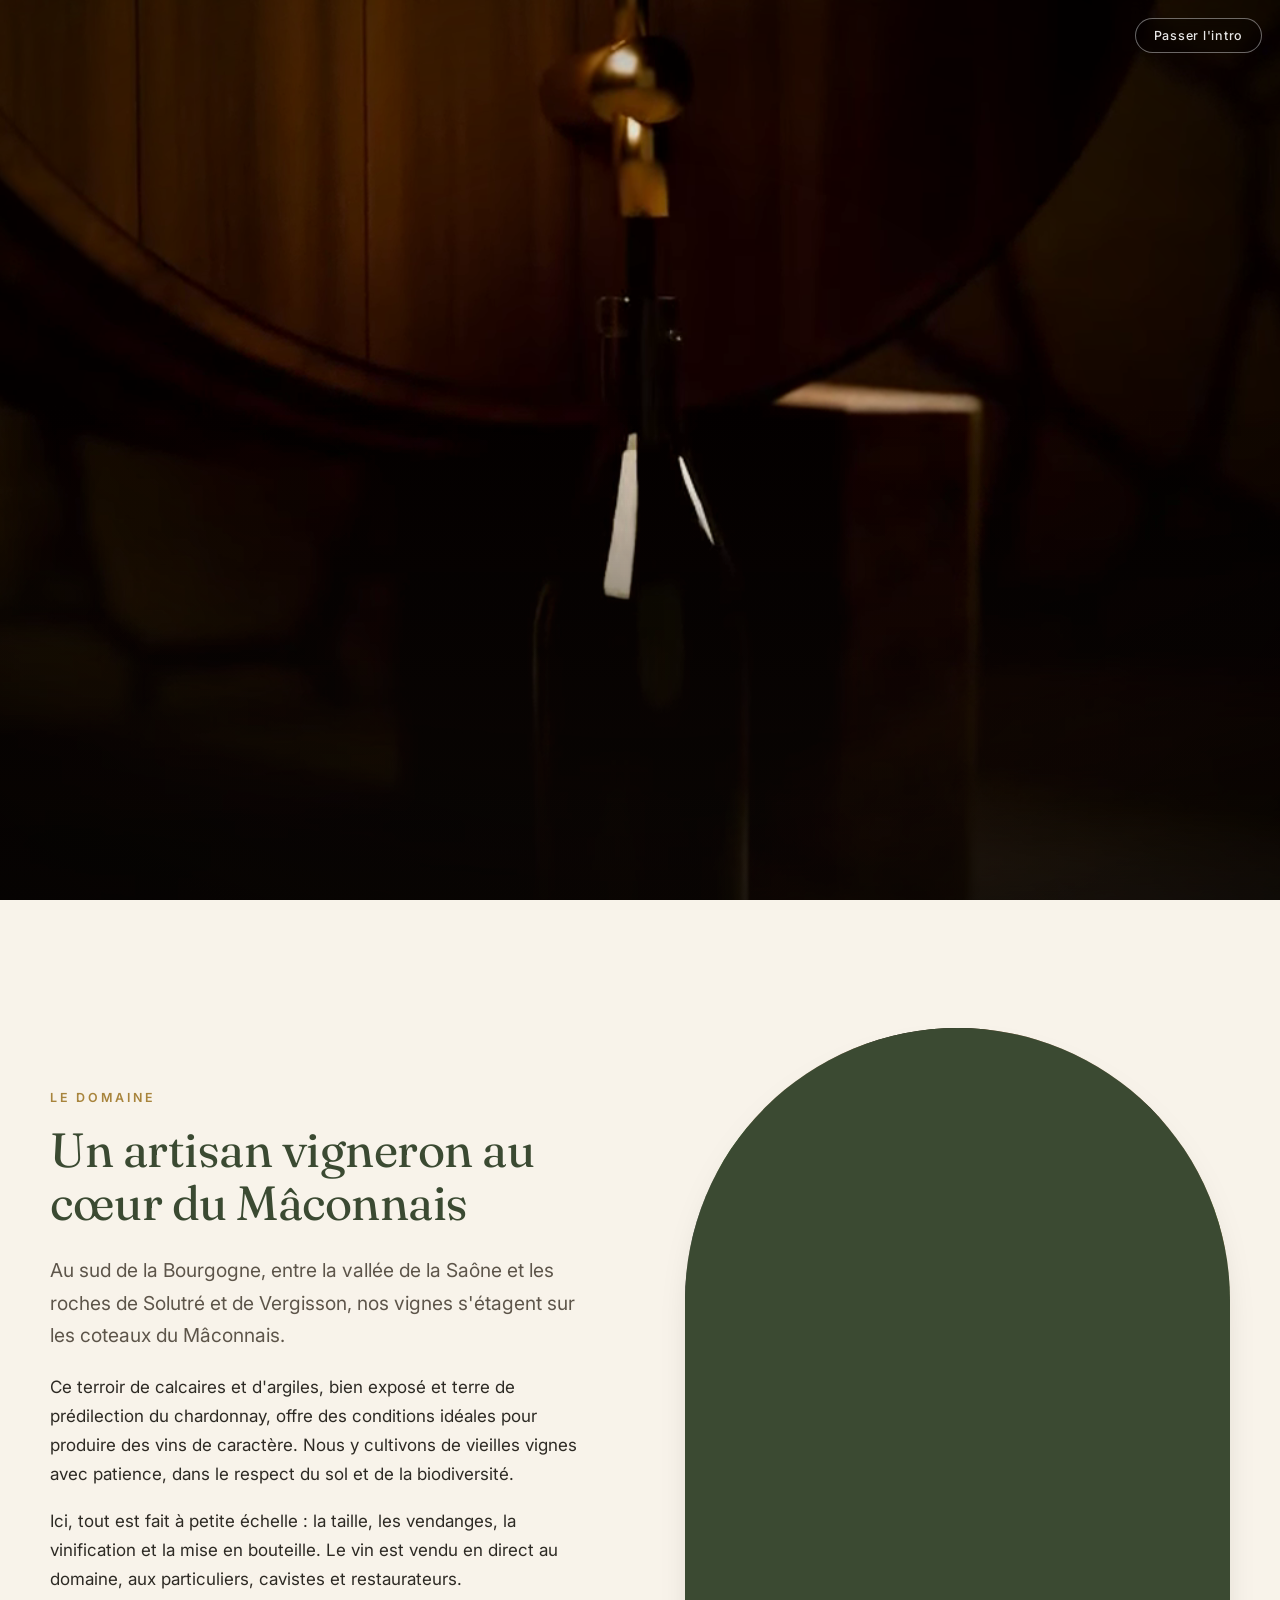
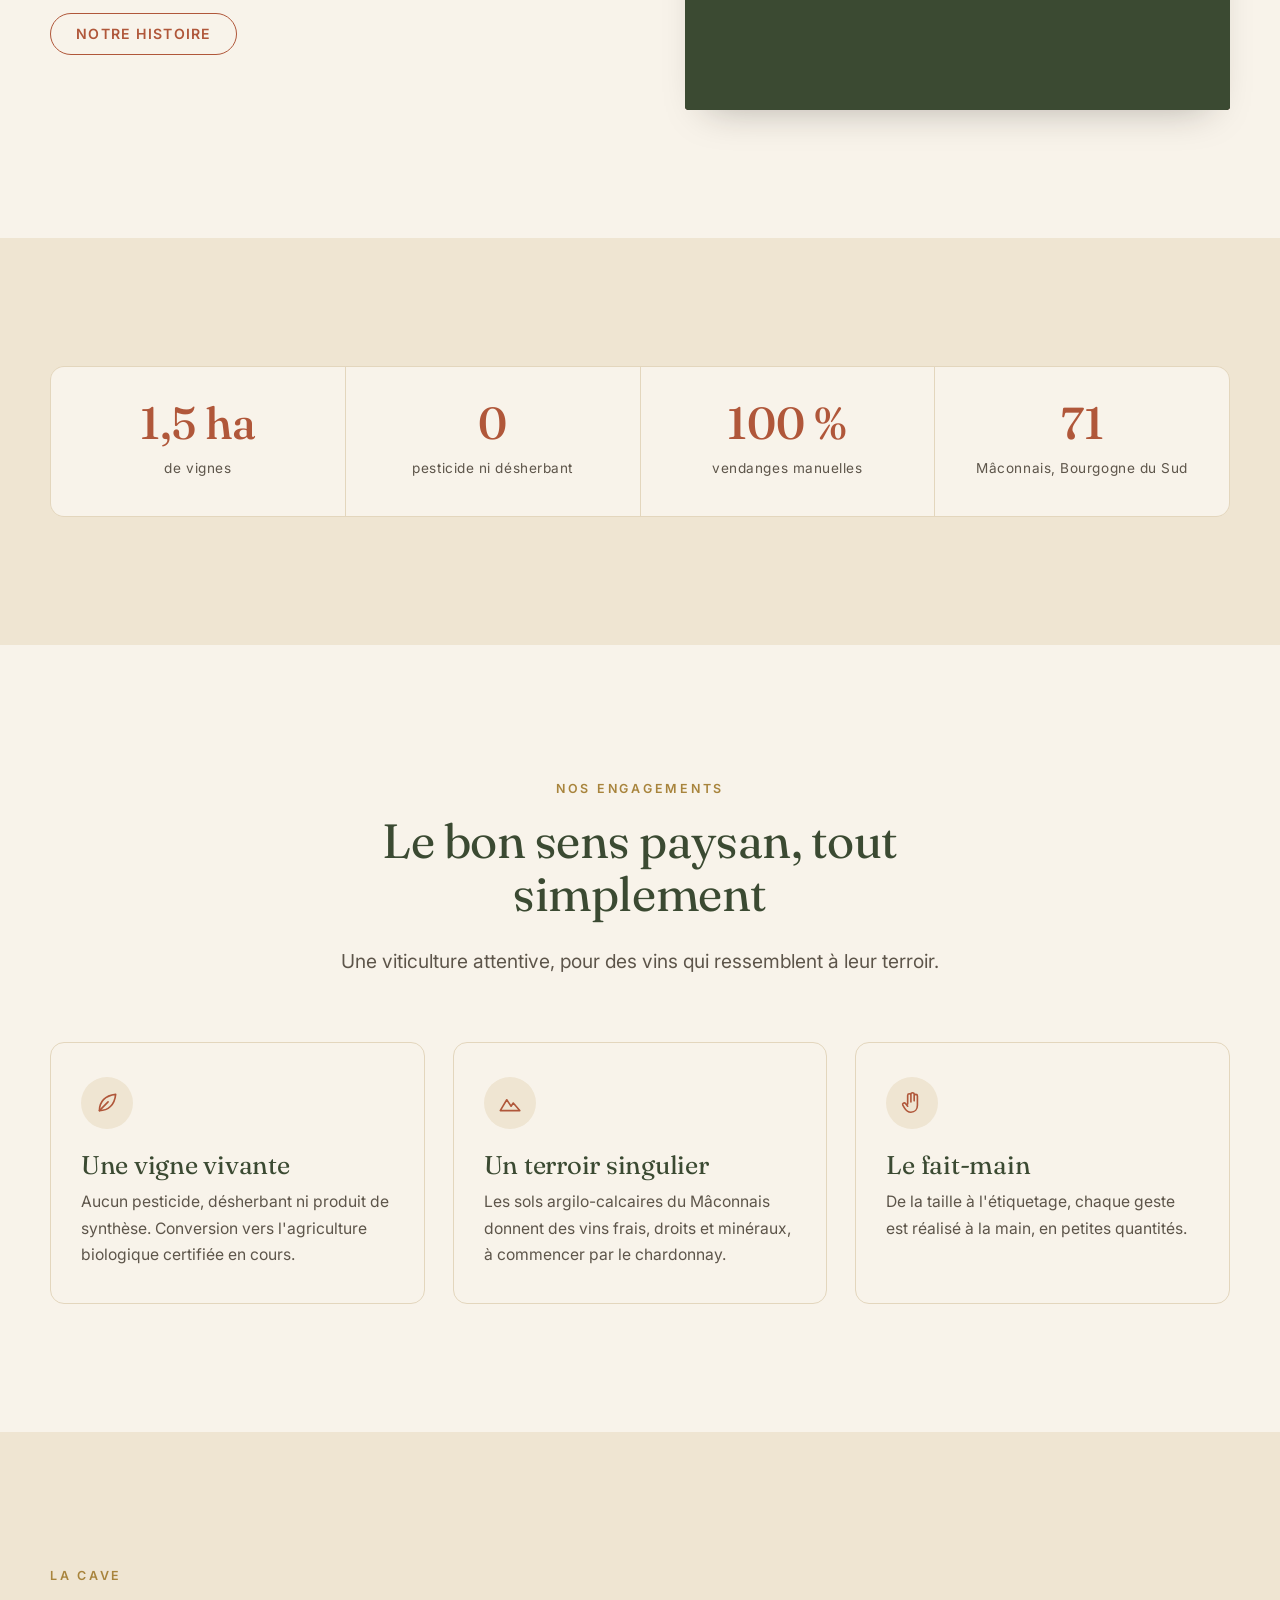
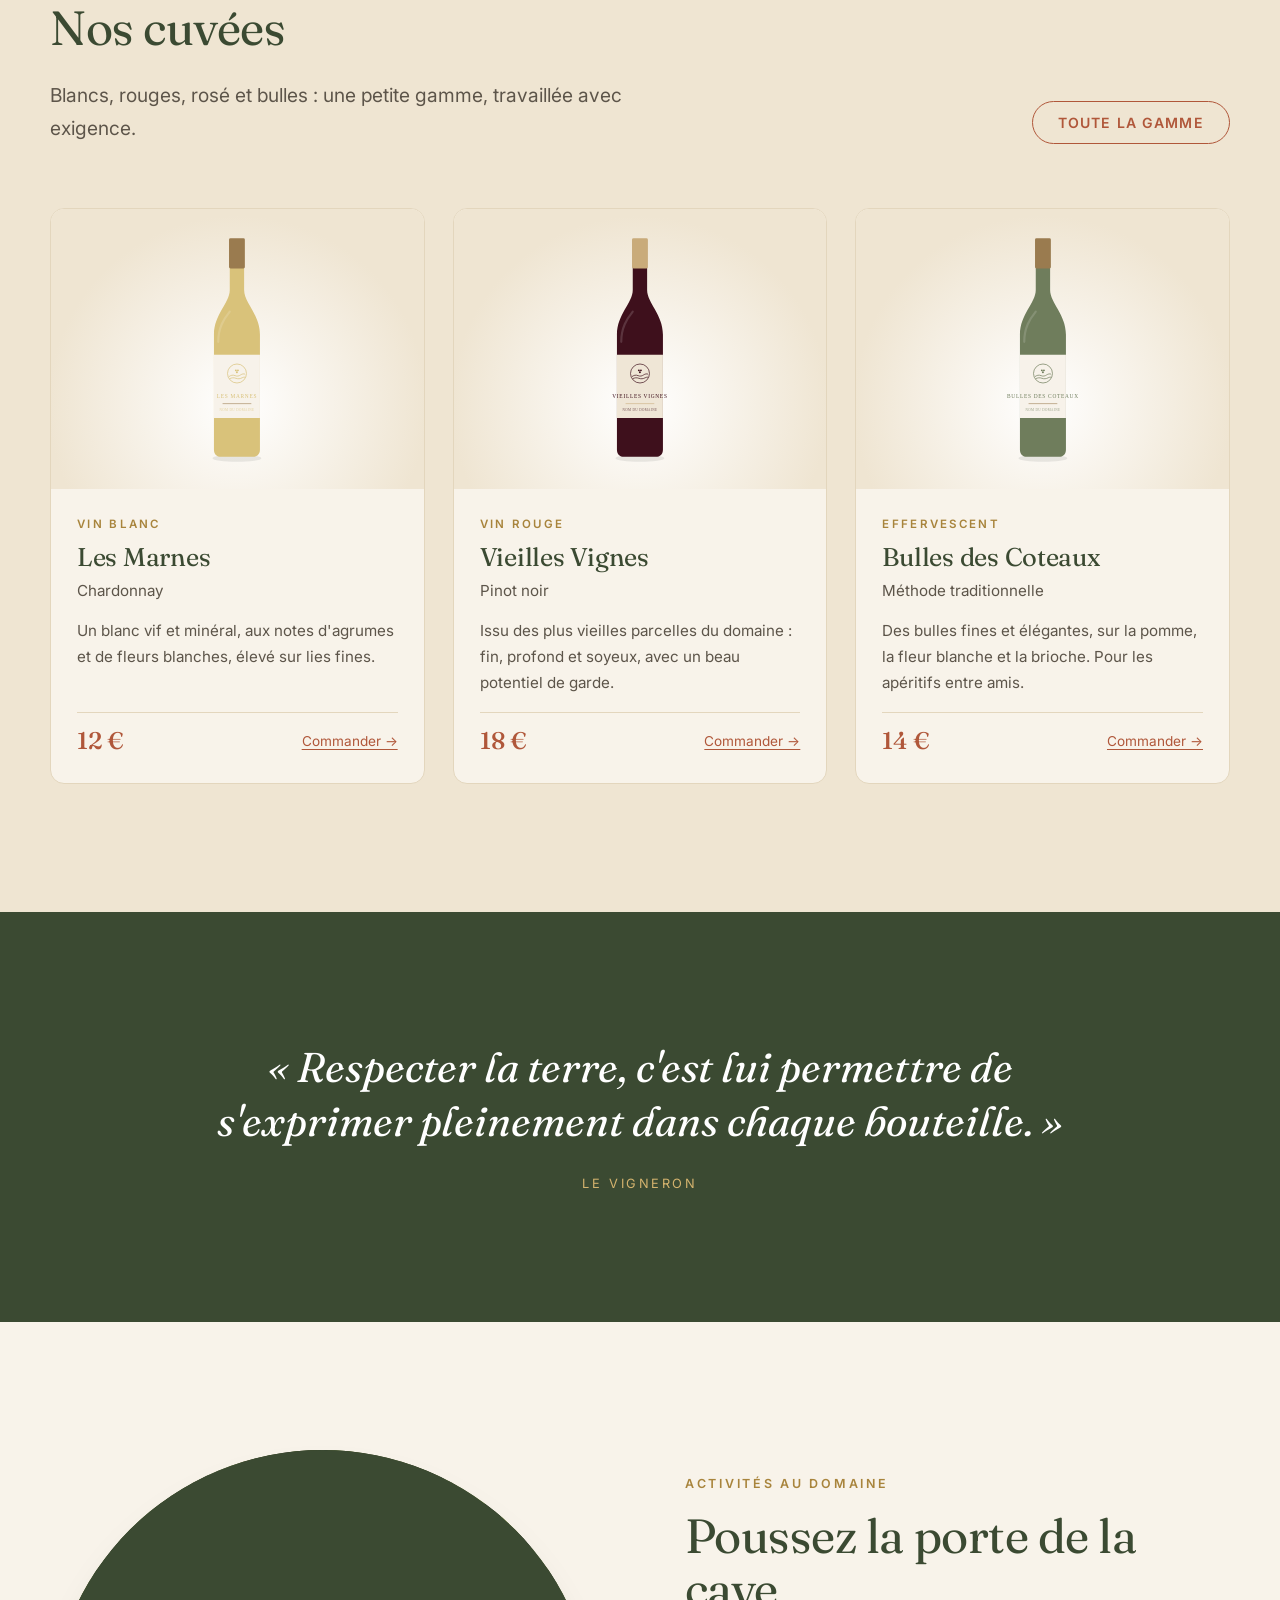
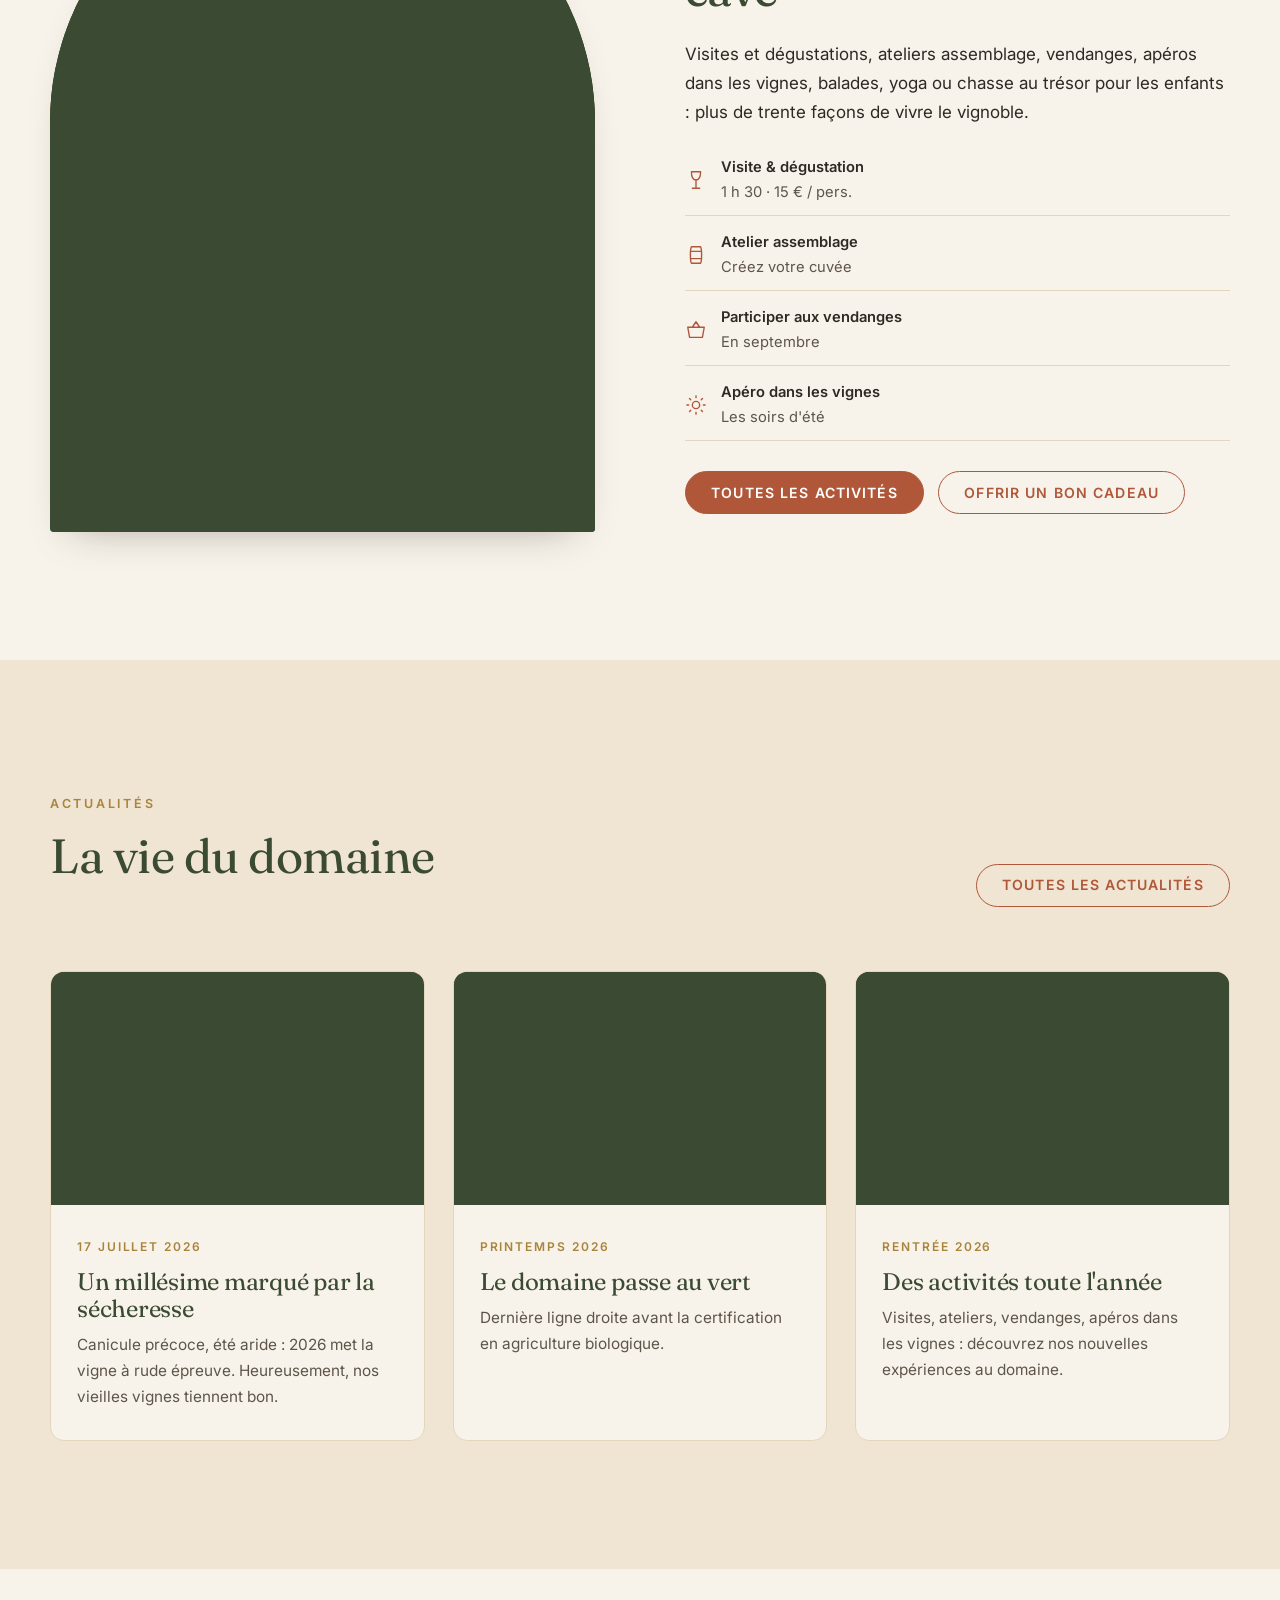
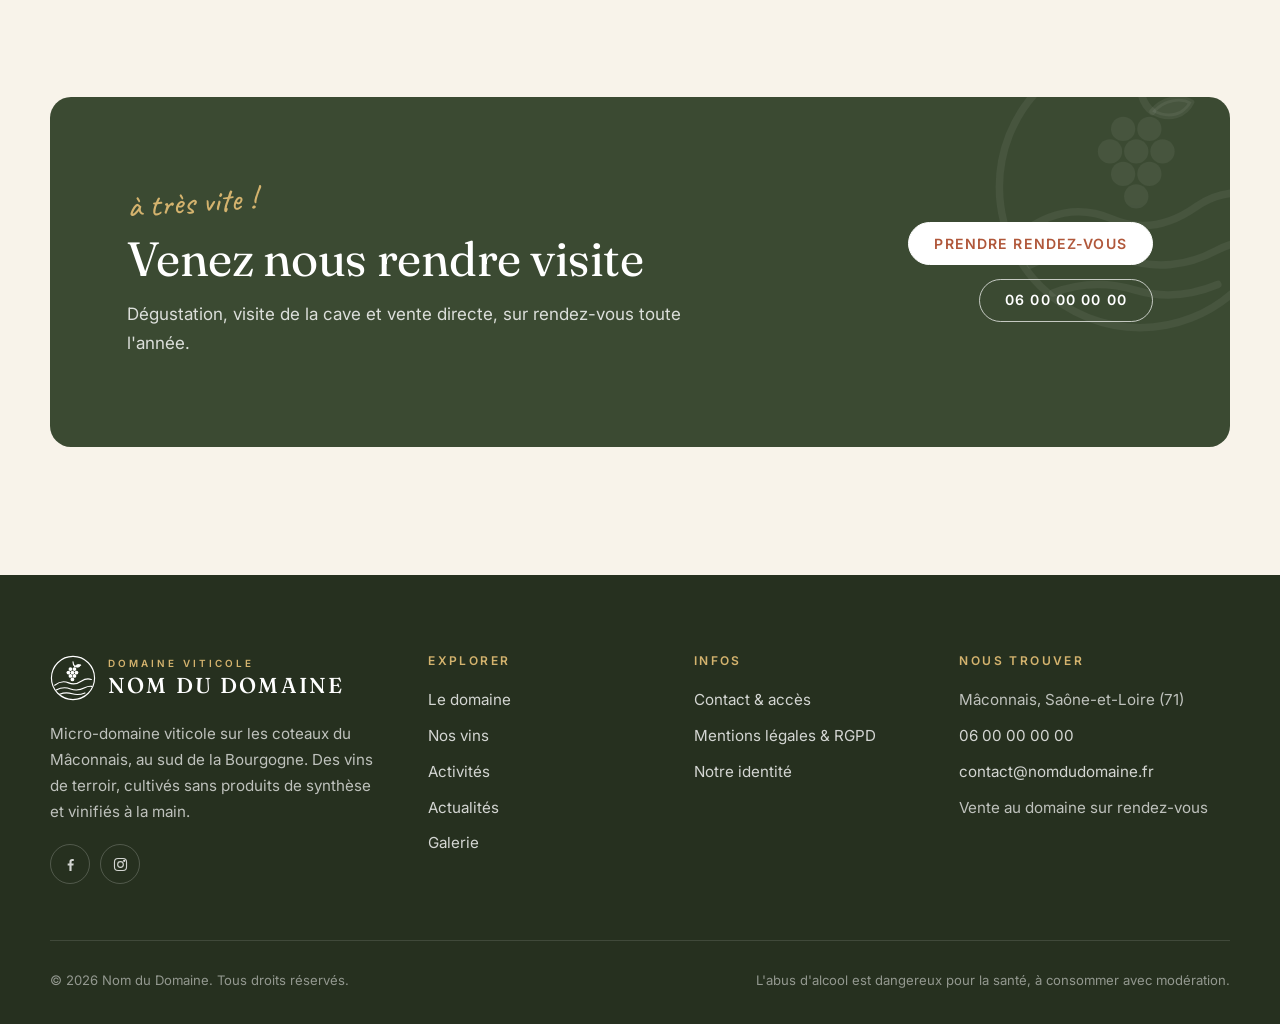
<file: index.html>
<!DOCTYPE html>
<html lang="fr">
<head>
  <meta charset="UTF-8">
  <meta name="viewport" content="width=device-width, initial-scale=1">
  <title>Nom du Domaine — Vins du Mâconnais, Bourgogne</title>
  <meta name="description" content="Nom du Domaine : micro-domaine viticole dans le Mâconnais (Saône-et-Loire). Vins de terroir sans produits de synthèse, vente directe, visites et dégustations.">
  <meta name="theme-color" content="#3b4a32">
  <meta property="og:title" content="Nom du Domaine — Vins du Mâconnais, Bourgogne">
  <meta property="og:description" content="Nom du Domaine : micro-domaine viticole dans le Mâconnais (Saône-et-Loire). Vins de terroir sans produits de synthèse, vente directe, visites et dégustations.">
  <meta property="og:type" content="website">
  <link rel="icon" href="assets/favicon.svg" type="image/svg+xml">
  <link rel="preconnect" href="https://fonts.googleapis.com">
  <link rel="preconnect" href="https://fonts.gstatic.com" crossorigin>
  <link href="https://fonts.googleapis.com/css2?family=Fraunces:ital,opsz,wght@0,9..144,400;0,9..144,500;0,9..144,600;1,9..144,400&family=Caveat:wght@500&family=Inter:wght@400;500;600&display=swap" rel="stylesheet">
  <link rel="stylesheet" href="css/style.css">
  <script>(function(d){d.classList.add("js");try{var r=window.matchMedia&&matchMedia("(prefers-reduced-motion: reduce)").matches,s=navigator.connection&&navigator.connection.saveData;if(!r&&!s&&!sessionStorage.getItem("intro-vue"))d.classList.add("show-intro")}catch(e){}})(document.documentElement);</script>
</head>
<body>
  <div class="intro" aria-hidden="true">
    <video class="intro__video" muted playsinline preload="auto" data-src="assets/video/intro" data-src-mobile="assets/video/intro-mobile"></video>
    <div class="intro__shade"></div>
    <div class="intro__copy">
      <span class="hand">bienvenue au domaine !</span>
      <strong>NOM DU DOMAINE</strong>
      <small>DOMAINE VITICOLE · Mâconnais</small>
    </div>
    <div class="intro__age" role="dialog" aria-label="Vérification de l'âge">
      <p>Ce site présente des boissons alcoolisées. Avez-vous l'âge légal pour en consommer ?</p>
      <div class="btn-row">
        <button class="btn btn--light" type="button" data-intro-yes>J'ai 18 ans ou plus</button>
        <button class="btn btn--outline-light" type="button" data-intro-no>J'ai moins de 18 ans</button>
      </div>
    </div>
    <button class="intro__skip" type="button">Passer l'intro</button>
  </div>
  <a class="skip-link" href="#contenu">Aller au contenu</a>

  <header class="site-header">
    <div class="container">
      <a class="brand" href="index.html" aria-label="Nom du Domaine — accueil"><svg viewBox="0 0 64 64" fill="none" stroke="currentColor" stroke-linecap="round" stroke-linejoin="round" aria-hidden="true"><circle cx="32" cy="32" r="30" stroke-width="1.6"/><path d="M32 9.5c0 3 .8 5 2.6 6.4" stroke-width="1.6"/><path d="M34.6 15.9c2.4-2.9 6.2-3.3 8.4-2-1.2 2.6-4.6 4.2-8.4 2Z" fill="currentColor" stroke-width="1.2"/><g fill="currentColor" stroke="none"><circle cx="28.4" cy="19.6" r="2.6"/><circle cx="34" cy="19.6" r="2.6"/><circle cx="25.6" cy="24.4" r="2.6"/><circle cx="31.2" cy="24.4" r="2.6"/><circle cx="36.8" cy="24.4" r="2.6"/><circle cx="28.4" cy="29.2" r="2.6"/><circle cx="34" cy="29.2" r="2.6"/><circle cx="31.2" cy="34" r="2.6"/></g><path d="M6.5 42c6-4.6 12.5-6.2 19.5-3.2 6.4 2.8 12.3 1.4 18-2.6 4.2-2.9 9-3.6 13.6-2.2" stroke-width="1.6"/><path d="M8.6 48.6c6.6-3.4 13.2-4 20-1.4 6.6 2.5 13.6 1.6 19.6-1.6 3.4-1.8 6.6-2.4 9.8-2" stroke-width="1.6"/><path d="M13.4 54.6c5.8-2.2 11.6-2.4 17.6-.6 5.8 1.7 11.8 1.2 17.6-1.2" stroke-width="1.6"/></svg><span class="brand-text"><small>DOMAINE VITICOLE</small><strong>NOM DU DOMAINE</strong></span></a>
      <button class="nav-toggle" type="button" aria-label="Ouvrir le menu" aria-expanded="false" aria-controls="menu"><span></span></button>
      <nav class="nav" id="menu" aria-label="Navigation principale">
        <ul><li><a href="index.html" aria-current="page">Accueil</a></li><li><a href="domaine.html">Le domaine</a></li><li><a href="vins.html">Nos vins</a></li><li><a href="activites.html">Activités</a></li><li><a href="actualites.html">Actualités</a></li><li><a href="galerie.html">Galerie</a></li><li><a class="btn" href="contact.html">Contact</a></li></ul>
      </nav>
    </div>
  </header>

  <main id="contenu">
    <section class="hero">
      <div class="blob"></div>
      <div class="container hero__grid">
        <div class="hero__text reveal">
          <span class="hand">bienvenue au domaine !</span><br>
          <span class="eyebrow">Micro-domaine viticole · Mâconnais</span>
          <h1>Des vins <em>vivants</em>, au cœur du Mâconnais</h1>
          <p>Un hectare et demi de vignes cultivées sans produits de synthèse, dans le sud de la Bourgogne. Des cuvées sincères, travaillées à la main de la vigne à la bouteille.</p>
          <div class="btn-row">
            <a class="btn" href="vins.html">Découvrir nos vins</a>
            <a class="btn btn--ghost" href="activites.html">Visites &amp; dégustations</a>
          </div>
        </div>
        <div class="hero__arch">
          <div class="visual"><img src="assets/img/vignoble-coucher-soleil.jpg" alt="Verre de vin devant le vignoble au coucher du soleil" style="object-position:68% center"></div>
          <div class="hero__badge" aria-hidden="true">
            <svg viewBox="0 0 120 120"><defs><path id="badge-circle" d="M60 60 m-47 0 a47 47 0 1 1 94 0 a47 47 0 1 1 -94 0"/></defs><text><textPath href="#badge-circle" textLength="292" lengthAdjust="spacing">Fait main · Vigne vivante · Mâconnais ·</textPath></text></svg>
            <span>✦</span>
          </div>
        </div>
      </div>
    </section>

    <section class="section" id="intro">
      <div class="container split">
        <div class="reveal">
          <span class="eyebrow">Le domaine</span>
          <h2>Un artisan vigneron au cœur du Mâconnais</h2>
          <p class="lead">Au sud de la Bourgogne, entre la vallée de la Saône et les roches de Solutré et de Vergisson, nos vignes s'étagent sur les coteaux du Mâconnais.</p>
          <p>Ce terroir de calcaires et d'argiles, bien exposé et terre de prédilection du chardonnay, offre des conditions idéales pour produire des vins de caractère. Nous y cultivons de vieilles vignes avec patience, dans le respect du sol et de la biodiversité.</p>
          <p>Ici, tout est fait à petite échelle : la taille, les vendanges, la vinification et la mise en bouteille. Le vin est vendu en direct au domaine, aux particuliers, cavistes et restaurateurs.</p>
          <a class="btn btn--ghost" href="domaine.html">Notre histoire</a>
        </div>
        <div class="visual reveal"><img src="assets/img/grappes-mains-portrait.jpg" alt="Grappes de raisin noir fraîchement cueillies" loading="lazy" style="object-position:center"><span class="visual__tag">Vendanges à la main</span></div>
      </div>
    </section>

    <section class="section section--cream">
      <div class="container">
        <div class="stats reveal">
          <div class="stat"><strong>1,5 ha</strong><span>de vignes</span></div>
          <div class="stat"><strong>0</strong><span>pesticide ni désherbant</span></div>
          <div class="stat"><strong>100 %</strong><span>vendanges manuelles</span></div>
          <div class="stat"><strong>71</strong><span>Mâconnais, Bourgogne du Sud</span></div>
        </div>
      </div>
    </section>

    <section class="section">
      <div class="container">
        <div class="section-head center reveal">
          <span class="eyebrow">Nos engagements</span>
          <h2>Le bon sens paysan, tout simplement</h2>
          <p class="lead">Une viticulture attentive, pour des vins qui ressemblent à leur terroir.</p>
        </div>
        <div class="cards">
          <div class="card reveal"><div class="card__icon"><svg viewBox="0 0 24 24" fill="none" stroke="currentColor" stroke-width="1.5" stroke-linecap="round" stroke-linejoin="round"><path d="M5 19c0-8 5-14 15-15-1 10-7 15-15 15Z"/><path d="M5 19 13 11"/></svg></div><h3>Une vigne vivante</h3><p>Aucun pesticide, désherbant ni produit de synthèse. Conversion vers l'agriculture biologique certifiée en cours.</p></div>
          <div class="card reveal"><div class="card__icon"><svg viewBox="0 0 24 24" fill="none" stroke="currentColor" stroke-width="1.5" stroke-linecap="round" stroke-linejoin="round"><path d="m3 19 6-10 4 6 2-3 6 7Z"/></svg></div><h3>Un terroir singulier</h3><p>Les sols argilo-calcaires du Mâconnais donnent des vins frais, droits et minéraux, à commencer par le chardonnay.</p></div>
          <div class="card reveal"><div class="card__icon"><svg viewBox="0 0 24 24" fill="none" stroke="currentColor" stroke-width="1.5" stroke-linecap="round" stroke-linejoin="round"><path d="M8 13V5a1.5 1.5 0 0 1 3 0v6M11 10V4a1.5 1.5 0 0 1 3 0v6M14 10V5.5a1.5 1.5 0 0 1 3 0V14c0 4-2.5 6.5-6 6.5-3 0-4.5-1.5-6-4L3.5 14a1.5 1.5 0 0 1 2.5-1.6L8 15"/></svg></div><h3>Le fait-main</h3><p>De la taille à l'étiquetage, chaque geste est réalisé à la main, en petites quantités.</p></div>
        </div>
      </div>
    </section>

    <section class="section section--cream">
      <div class="container">
        <div class="section-head reveal" style="display:flex;justify-content:space-between;align-items:flex-end;flex-wrap:wrap;gap:20px;max-width:none">
          <div style="max-width:620px"><span class="eyebrow">La cave</span><h2>Nos cuvées</h2><p class="lead" style="margin:0">Blancs, rouges, rosé et bulles : une petite gamme, travaillée avec exigence.</p></div>
          <a class="btn btn--ghost" href="vins.html">Toute la gamme</a>
        </div>
        <div class="cards">
          <article class="wine reveal" data-type="blanc">
            <div class="wine__bottle"><svg viewBox="0 0 100 320" aria-hidden="true"><ellipse cx="50" cy="312" rx="34" ry="5" fill="#000" opacity=".08"/><path d="M40 8 H60 V78 C60 96 82 112 82 140 V300 C82 306 78 310 72 310 H28 C22 310 18 306 18 300 V140 C18 112 40 96 40 78Z" fill="#d9c27a"/><rect x="39" y="6" width="22" height="42" rx="2" fill="#9a7b4f"/><rect x="18" y="168" width="64" height="88" fill="#f7f2ea"/><g transform="translate(36 180) scale(.44)" fill="none" stroke="#d9c27a" stroke-width="2.2"><circle cx="32" cy="32" r="30"/><path d="M6.5 42c6-4.6 12.5-6.2 19.5-3.2 6.4 2.8 12.3 1.4 18-2.6 4.2-2.9 9-3.6 13.6-2.2M8.6 48.6c6.6-3.4 13.2-4 20-1.4 6.6 2.5 13.6 1.6 19.6-1.6 3.4-1.8 6.6-2.4 9.8-2"/><g fill="#d9c27a" stroke="none"><circle cx="28.4" cy="22" r="3"/><circle cx="35" cy="22" r="3"/><circle cx="31.7" cy="28" r="3"/></g></g><text x="50" y="228" text-anchor="middle" font-family="Georgia, serif" font-size="7.5" letter-spacing="1" fill="#d9c27a">LES MARNES</text><path d="M30 236 H70" stroke="#9a7b4f" stroke-width=".8"/><text x="50" y="246" text-anchor="middle" font-family="Georgia, serif" font-size="4.6" letter-spacing=".5" fill="#d9c27a" opacity=".7">NOM DU DOMAINE</text><path d="M24 150 C24 130 32 118 40 108" stroke="#fff" stroke-width="3" opacity=".15" fill="none" stroke-linecap="round"/></svg></div>
            <div class="wine__body">
              <span class="wine__type">Vin blanc</span>
              <h3>Les Marnes</h3>
              <p class="wine__grape">Chardonnay</p>
              <p>Un blanc vif et minéral, aux notes d'agrumes et de fleurs blanches, élevé sur lies fines.</p>
              <div class="wine__meta"><span class="wine__price">12 €</span><a href="contact.html?sujet=commande">Commander →</a></div>
            </div>
          </article>
          <article class="wine reveal" data-type="rouge">
            <div class="wine__bottle"><svg viewBox="0 0 100 320" aria-hidden="true"><ellipse cx="50" cy="312" rx="34" ry="5" fill="#000" opacity=".08"/><path d="M40 8 H60 V78 C60 96 82 112 82 140 V300 C82 306 78 310 72 310 H28 C22 310 18 306 18 300 V140 C18 112 40 96 40 78Z" fill="#3e101c"/><rect x="39" y="6" width="22" height="42" rx="2" fill="#c9ab7a"/><rect x="18" y="168" width="64" height="88" fill="#efe6d6"/><g transform="translate(36 180) scale(.44)" fill="none" stroke="#3e101c" stroke-width="2.2"><circle cx="32" cy="32" r="30"/><path d="M6.5 42c6-4.6 12.5-6.2 19.5-3.2 6.4 2.8 12.3 1.4 18-2.6 4.2-2.9 9-3.6 13.6-2.2M8.6 48.6c6.6-3.4 13.2-4 20-1.4 6.6 2.5 13.6 1.6 19.6-1.6 3.4-1.8 6.6-2.4 9.8-2"/><g fill="#3e101c" stroke="none"><circle cx="28.4" cy="22" r="3"/><circle cx="35" cy="22" r="3"/><circle cx="31.7" cy="28" r="3"/></g></g><text x="50" y="228" text-anchor="middle" font-family="Georgia, serif" font-size="7.5" letter-spacing="1" fill="#3e101c">VIEILLES VIGNES</text><path d="M30 236 H70" stroke="#c9ab7a" stroke-width=".8"/><text x="50" y="246" text-anchor="middle" font-family="Georgia, serif" font-size="4.6" letter-spacing=".5" fill="#3e101c" opacity=".7">NOM DU DOMAINE</text><path d="M24 150 C24 130 32 118 40 108" stroke="#fff" stroke-width="3" opacity=".15" fill="none" stroke-linecap="round"/></svg></div>
            <div class="wine__body">
              <span class="wine__type">Vin rouge</span>
              <h3>Vieilles Vignes</h3>
              <p class="wine__grape">Pinot noir</p>
              <p>Issu des plus vieilles parcelles du domaine : fin, profond et soyeux, avec un beau potentiel de garde.</p>
              <div class="wine__meta"><span class="wine__price">18 €</span><a href="contact.html?sujet=commande">Commander →</a></div>
            </div>
          </article>
          <article class="wine reveal" data-type="effervescent">
            <div class="wine__bottle"><svg viewBox="0 0 100 320" aria-hidden="true"><ellipse cx="50" cy="312" rx="34" ry="5" fill="#000" opacity=".08"/><path d="M40 8 H60 V78 C60 96 82 112 82 140 V300 C82 306 78 310 72 310 H28 C22 310 18 306 18 300 V140 C18 112 40 96 40 78Z" fill="#6f7d5c"/><rect x="39" y="6" width="22" height="42" rx="2" fill="#9a7b4f"/><rect x="18" y="168" width="64" height="88" fill="#f7f2ea"/><g transform="translate(36 180) scale(.44)" fill="none" stroke="#6f7d5c" stroke-width="2.2"><circle cx="32" cy="32" r="30"/><path d="M6.5 42c6-4.6 12.5-6.2 19.5-3.2 6.4 2.8 12.3 1.4 18-2.6 4.2-2.9 9-3.6 13.6-2.2M8.6 48.6c6.6-3.4 13.2-4 20-1.4 6.6 2.5 13.6 1.6 19.6-1.6 3.4-1.8 6.6-2.4 9.8-2"/><g fill="#6f7d5c" stroke="none"><circle cx="28.4" cy="22" r="3"/><circle cx="35" cy="22" r="3"/><circle cx="31.7" cy="28" r="3"/></g></g><text x="50" y="228" text-anchor="middle" font-family="Georgia, serif" font-size="7.5" letter-spacing="1" fill="#6f7d5c">BULLES DES COTEAUX</text><path d="M30 236 H70" stroke="#9a7b4f" stroke-width=".8"/><text x="50" y="246" text-anchor="middle" font-family="Georgia, serif" font-size="4.6" letter-spacing=".5" fill="#6f7d5c" opacity=".7">NOM DU DOMAINE</text><path d="M24 150 C24 130 32 118 40 108" stroke="#fff" stroke-width="3" opacity=".15" fill="none" stroke-linecap="round"/></svg></div>
            <div class="wine__body">
              <span class="wine__type">Effervescent</span>
              <h3>Bulles des Coteaux</h3>
              <p class="wine__grape">Méthode traditionnelle</p>
              <p>Des bulles fines et élégantes, sur la pomme, la fleur blanche et la brioche. Pour les apéritifs entre amis.</p>
              <div class="wine__meta"><span class="wine__price">14 €</span><a href="contact.html?sujet=commande">Commander →</a></div>
            </div>
          </article>
        </div>
      </div>
    </section>

    <section class="section section--wine">
      <div class="container quote reveal">
        <blockquote>« Respecter la terre, c'est lui permettre de s'exprimer pleinement dans chaque bouteille. »</blockquote>
        <cite>Le vigneron</cite>
      </div>
    </section>

    <section class="section">
      <div class="container split split--reverse">
        <div class="reveal">
          <span class="eyebrow">Activités au domaine</span>
          <h2>Poussez la porte de la cave</h2>
          <p>Visites et dégustations, ateliers assemblage, vendanges, apéros dans les vignes, balades, yoga ou chasse au trésor pour les enfants : plus de trente façons de vivre le vignoble.</p>
          <ul class="mini-list">
            <li><svg viewBox="0 0 24 24" fill="none" stroke="currentColor" stroke-width="1.5" stroke-linecap="round" stroke-linejoin="round"><path d="M7 3h10c0 6-1.5 9-5 9s-5-3-5-9ZM12 12v8M8 21h8"/></svg><span><strong>Visite &amp; dégustation</strong> 1 h 30 · 15 € / pers.</span></li>
            <li><svg viewBox="0 0 24 24" fill="none" stroke="currentColor" stroke-width="1.5" stroke-linecap="round" stroke-linejoin="round"><path d="M7 3h10c1.5 3 1.5 15 0 18H7C5.5 18 5.5 6 7 3ZM5.8 8h12.4M5.8 16h12.4"/></svg><span><strong>Atelier assemblage</strong> Créez votre cuvée</span></li>
            <li><svg viewBox="0 0 24 24" fill="none" stroke="currentColor" stroke-width="1.5" stroke-linecap="round" stroke-linejoin="round"><path d="M3 9h18l-2 11H5L3 9ZM8 9l4-6 4 6"/></svg><span><strong>Participer aux vendanges</strong> En septembre</span></li>
            <li><svg viewBox="0 0 24 24" fill="none" stroke="currentColor" stroke-width="1.5" stroke-linecap="round" stroke-linejoin="round"><circle cx="12" cy="12" r="4"/><path d="M12 2v2M12 20v2M4.9 4.9l1.4 1.4M17.7 17.7l1.4 1.4M2 12h2M20 12h2M4.9 19.1l1.4-1.4M17.7 6.3l1.4-1.4"/></svg><span><strong>Apéro dans les vignes</strong> Les soirs d'été</span></li>
          </ul>
          <div class="btn-row"><a class="btn" href="activites.html">Toutes les activités</a><a class="btn btn--ghost" href="activites.html#cadeau">Offrir un bon cadeau</a></div>
        </div>
        <div class="visual reveal"><img src="assets/img/grappes-detail.jpg" alt="Grappes de raisin sur la vigne" loading="lazy" style="object-position:center"><span class="visual__tag">Balade dans les vignes</span></div>
      </div>
    </section>

    <section class="section section--cream">
      <div class="container">
        <div class="section-head reveal" style="display:flex;justify-content:space-between;align-items:flex-end;flex-wrap:wrap;gap:20px;max-width:none">
          <div><span class="eyebrow">Actualités</span><h2>La vie du domaine</h2></div>
          <a class="btn btn--ghost" href="actualites.html">Toutes les actualités</a>
        </div>
        <div class="cards">
          <a class="post card-link reveal" href="actualites.html#secheresse"><div class="visual"><img src="assets/img/secheresse-jeune-plant.jpg" alt="Jeune plant de vigne desséché par la sécheresse" loading="lazy" style="object-position:center 40%"></div><div class="post__body"><time datetime="2026-07-17">17 juillet 2026</time><h3>Un millésime marqué par la sécheresse</h3><p>Canicule précoce, été aride : 2026 met la vigne à rude épreuve. Heureusement, nos vieilles vignes tiennent bon.</p></div></a>
          <a class="post card-link reveal" href="actualites.html#bio"><div class="visual"><img src="assets/img/grappes-vigne.jpg" alt="Grappes vertes sur la vigne" loading="lazy" style="object-position:center 45%"></div><div class="post__body"><time datetime="2026-04-02">Printemps 2026</time><h3>Le domaine passe au vert</h3><p>Dernière ligne droite avant la certification en agriculture biologique.</p></div></a>
          <a class="post card-link reveal" href="actualites.html#activites"><div class="visual"><img src="assets/img/grappes-mains.jpg" alt="Raisins dans les mains du vigneron" loading="lazy" style="object-position:center"></div><div class="post__body"><time datetime="2026-09-01">Rentrée 2026</time><h3>Des activités toute l'année</h3><p>Visites, ateliers, vendanges, apéros dans les vignes : découvrez nos nouvelles expériences au domaine.</p></div></a>
        </div>
      </div>
    </section>

    <section class="section">
      <div class="container">
        <div class="cta reveal">
          <div class="cta__mark"><svg viewBox="0 0 64 64" fill="none" stroke="currentColor" stroke-linecap="round" stroke-linejoin="round" aria-hidden="true"><circle cx="32" cy="32" r="30" stroke-width="1.6"/><path d="M32 9.5c0 3 .8 5 2.6 6.4" stroke-width="1.6"/><path d="M34.6 15.9c2.4-2.9 6.2-3.3 8.4-2-1.2 2.6-4.6 4.2-8.4 2Z" fill="currentColor" stroke-width="1.2"/><g fill="currentColor" stroke="none"><circle cx="28.4" cy="19.6" r="2.6"/><circle cx="34" cy="19.6" r="2.6"/><circle cx="25.6" cy="24.4" r="2.6"/><circle cx="31.2" cy="24.4" r="2.6"/><circle cx="36.8" cy="24.4" r="2.6"/><circle cx="28.4" cy="29.2" r="2.6"/><circle cx="34" cy="29.2" r="2.6"/><circle cx="31.2" cy="34" r="2.6"/></g><path d="M6.5 42c6-4.6 12.5-6.2 19.5-3.2 6.4 2.8 12.3 1.4 18-2.6 4.2-2.9 9-3.6 13.6-2.2" stroke-width="1.6"/><path d="M8.6 48.6c6.6-3.4 13.2-4 20-1.4 6.6 2.5 13.6 1.6 19.6-1.6 3.4-1.8 6.6-2.4 9.8-2" stroke-width="1.6"/><path d="M13.4 54.6c5.8-2.2 11.6-2.4 17.6-.6 5.8 1.7 11.8 1.2 17.6-1.2" stroke-width="1.6"/></svg></div>
          <div>
            <span class="hand">à très vite !</span>
            <h2>Venez nous rendre visite</h2>
            <p>Dégustation, visite de la cave et vente directe, sur rendez-vous toute l'année.</p>
          </div>
          <div class="btn-row">
            <a class="btn btn--light" href="contact.html">Prendre rendez-vous</a>
            <a class="btn btn--outline-light" href="tel:+33600000000">06 00 00 00 00</a>
          </div>
        </div>
      </div>
    </section>
  </main>

  <footer class="site-footer">
    <div class="container">
      <div class="footer-grid">
        <div>
          <a class="brand" href="index.html"><svg viewBox="0 0 64 64" fill="none" stroke="currentColor" stroke-linecap="round" stroke-linejoin="round" aria-hidden="true"><circle cx="32" cy="32" r="30" stroke-width="1.6"/><path d="M32 9.5c0 3 .8 5 2.6 6.4" stroke-width="1.6"/><path d="M34.6 15.9c2.4-2.9 6.2-3.3 8.4-2-1.2 2.6-4.6 4.2-8.4 2Z" fill="currentColor" stroke-width="1.2"/><g fill="currentColor" stroke="none"><circle cx="28.4" cy="19.6" r="2.6"/><circle cx="34" cy="19.6" r="2.6"/><circle cx="25.6" cy="24.4" r="2.6"/><circle cx="31.2" cy="24.4" r="2.6"/><circle cx="36.8" cy="24.4" r="2.6"/><circle cx="28.4" cy="29.2" r="2.6"/><circle cx="34" cy="29.2" r="2.6"/><circle cx="31.2" cy="34" r="2.6"/></g><path d="M6.5 42c6-4.6 12.5-6.2 19.5-3.2 6.4 2.8 12.3 1.4 18-2.6 4.2-2.9 9-3.6 13.6-2.2" stroke-width="1.6"/><path d="M8.6 48.6c6.6-3.4 13.2-4 20-1.4 6.6 2.5 13.6 1.6 19.6-1.6 3.4-1.8 6.6-2.4 9.8-2" stroke-width="1.6"/><path d="M13.4 54.6c5.8-2.2 11.6-2.4 17.6-.6 5.8 1.7 11.8 1.2 17.6-1.2" stroke-width="1.6"/></svg><span class="brand-text"><small>DOMAINE VITICOLE</small><strong>NOM DU DOMAINE</strong></span></a>
          <p>Micro-domaine viticole sur les coteaux du Mâconnais, au sud de la Bourgogne. Des vins de terroir, cultivés sans produits de synthèse et vinifiés à la main.</p>
          <div class="socials">
            <a href="#" aria-label="Facebook"><svg viewBox="0 0 24 24" fill="currentColor"><path d="M13.5 21v-7.5h2.6l.4-3h-3V8.6c0-.9.3-1.5 1.5-1.5h1.6V4.4c-.3 0-1.2-.1-2.3-.1-2.3 0-3.8 1.4-3.8 3.9v2.3H8v3h2.5V21h3Z"/></svg></a>
            <a href="#" aria-label="Instagram"><svg viewBox="0 0 24 24" fill="none" stroke="currentColor" stroke-width="1.6"><rect x="3.5" y="3.5" width="17" height="17" rx="5"/><circle cx="12" cy="12" r="4"/><circle cx="17.2" cy="6.8" r=".8" fill="currentColor"/></svg></a>
          </div>
        </div>
        <div>
          <h4>Explorer</h4>
          <ul>
            <li><a href="domaine.html">Le domaine</a></li>
            <li><a href="vins.html">Nos vins</a></li>
            <li><a href="activites.html">Activités</a></li>
            <li><a href="actualites.html">Actualités</a></li>
            <li><a href="galerie.html">Galerie</a></li>
          </ul>
        </div>
        <div>
          <h4>Infos</h4>
          <ul>
            <li><a href="contact.html">Contact &amp; accès</a></li>
            <li><a href="mentions-legales.html">Mentions légales &amp; RGPD</a></li>
            <li><a href="marque.html">Notre identité</a></li>
          </ul>
        </div>
        <div>
          <h4>Nous trouver</h4>
          <ul>
            <li>Mâconnais, Saône-et-Loire (71)</li>
            <li><a href="tel:+33600000000">06 00 00 00 00</a></li>
            <li><a href="mailto:contact@nomdudomaine.fr">contact@nomdudomaine.fr</a></li>
            <li>Vente au domaine sur rendez-vous</li>
          </ul>
        </div>
      </div>
      <div class="footer-bottom">
        <p>© <span data-year>2026</span> Nom du Domaine. Tous droits réservés.</p>
        <p>L'abus d'alcool est dangereux pour la santé, à consommer avec modération.</p>
      </div>
    </div>
  </footer>

  <div class="age-gate" role="dialog" aria-modal="true" aria-labelledby="age-title">
    <div class="age-gate__box">
      <svg viewBox="0 0 64 64" fill="none" stroke="currentColor" stroke-linecap="round" stroke-linejoin="round" aria-hidden="true"><circle cx="32" cy="32" r="30" stroke-width="1.6"/><path d="M32 9.5c0 3 .8 5 2.6 6.4" stroke-width="1.6"/><path d="M34.6 15.9c2.4-2.9 6.2-3.3 8.4-2-1.2 2.6-4.6 4.2-8.4 2Z" fill="currentColor" stroke-width="1.2"/><g fill="currentColor" stroke="none"><circle cx="28.4" cy="19.6" r="2.6"/><circle cx="34" cy="19.6" r="2.6"/><circle cx="25.6" cy="24.4" r="2.6"/><circle cx="31.2" cy="24.4" r="2.6"/><circle cx="36.8" cy="24.4" r="2.6"/><circle cx="28.4" cy="29.2" r="2.6"/><circle cx="34" cy="29.2" r="2.6"/><circle cx="31.2" cy="34" r="2.6"/></g><path d="M6.5 42c6-4.6 12.5-6.2 19.5-3.2 6.4 2.8 12.3 1.4 18-2.6 4.2-2.9 9-3.6 13.6-2.2" stroke-width="1.6"/><path d="M8.6 48.6c6.6-3.4 13.2-4 20-1.4 6.6 2.5 13.6 1.6 19.6-1.6 3.4-1.8 6.6-2.4 9.8-2" stroke-width="1.6"/><path d="M13.4 54.6c5.8-2.2 11.6-2.4 17.6-.6 5.8 1.7 11.8 1.2 17.6-1.2" stroke-width="1.6"/></svg>
      <h2 id="age-title">Bienvenue au domaine</h2>
      <p>Ce site présente des boissons alcoolisées. Pour y accéder, vous devez avoir l'âge légal de consommer de l'alcool dans votre pays.</p>
      <div class="btn-row">
        <button class="btn" type="button" data-age-yes>J'ai 18 ans ou plus</button>
        <button class="btn btn--ghost" type="button" data-age-no>J'ai moins de 18 ans</button>
      </div>
      <p class="age-gate__legal">L'abus d'alcool est dangereux pour la santé, à consommer avec modération.</p>
    </div>
  </div>

  <script src="js/main.js"></script>
</body>
</html>
</file>
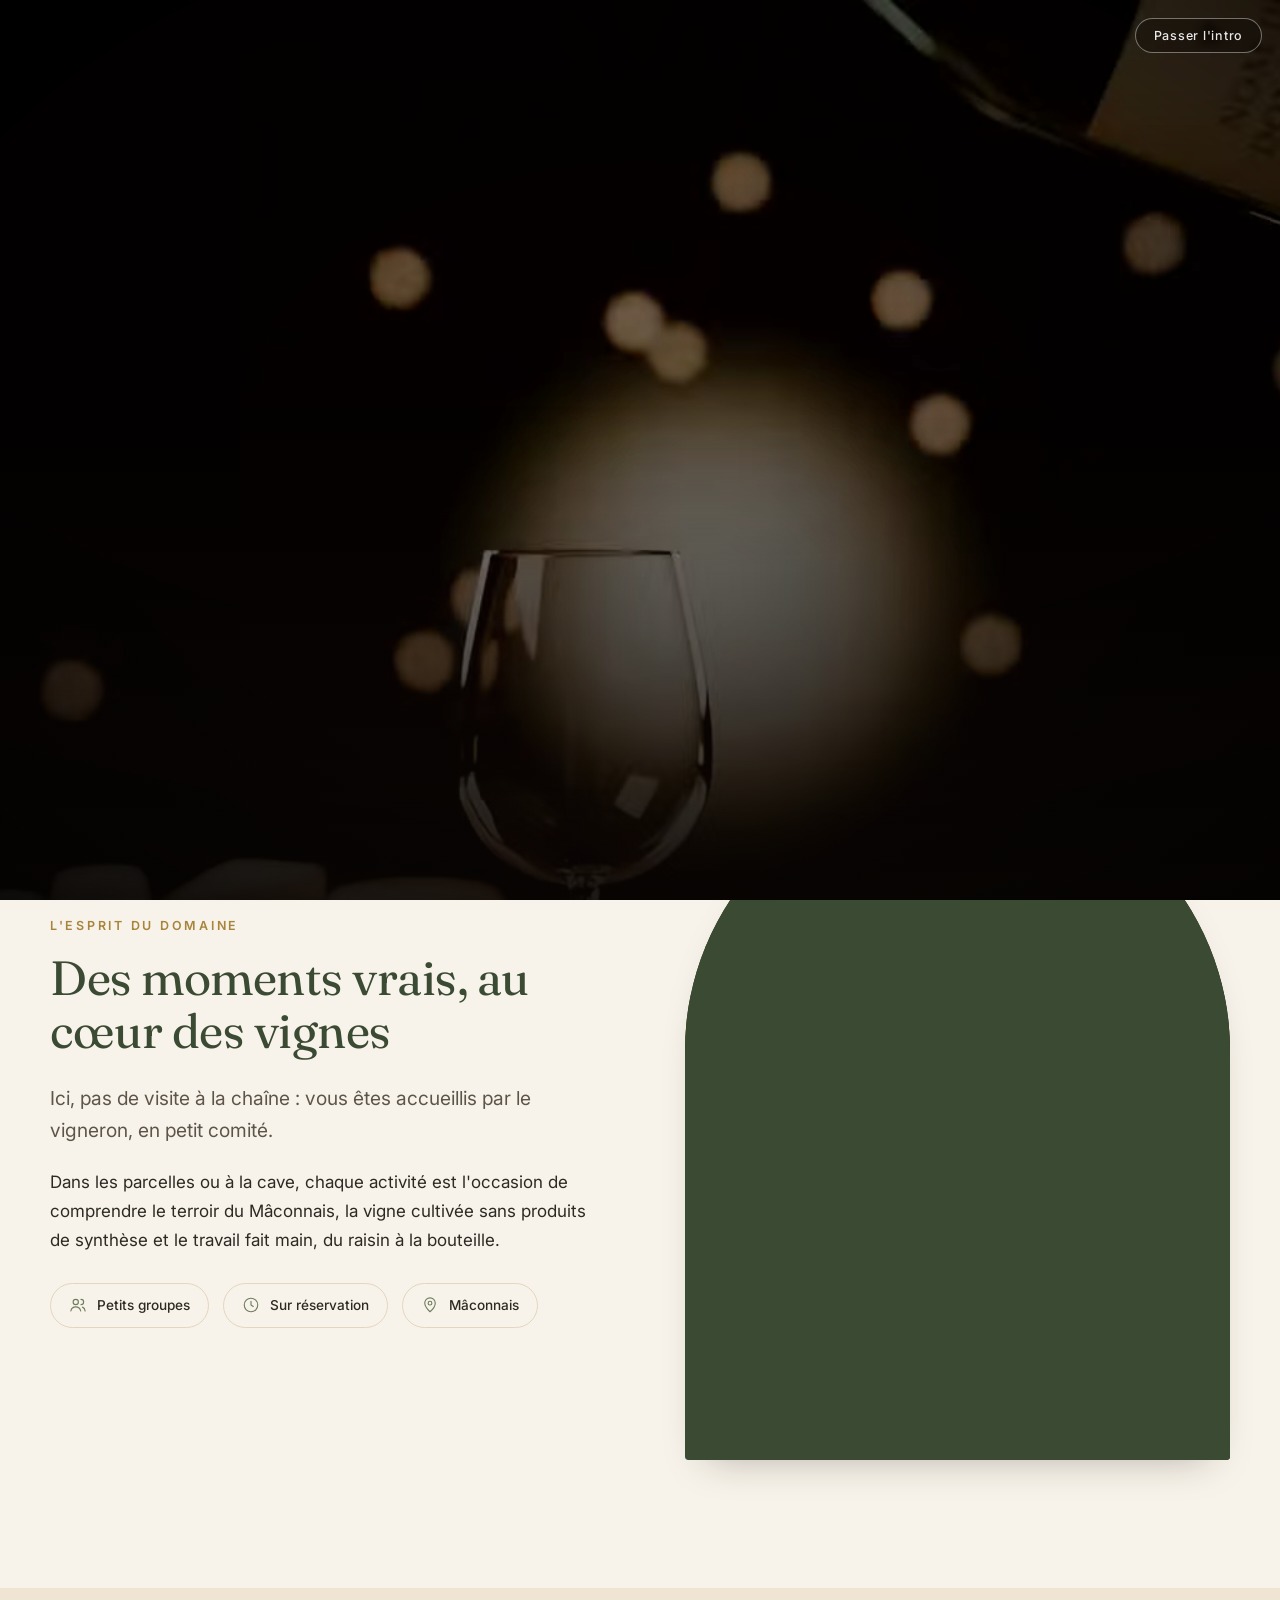
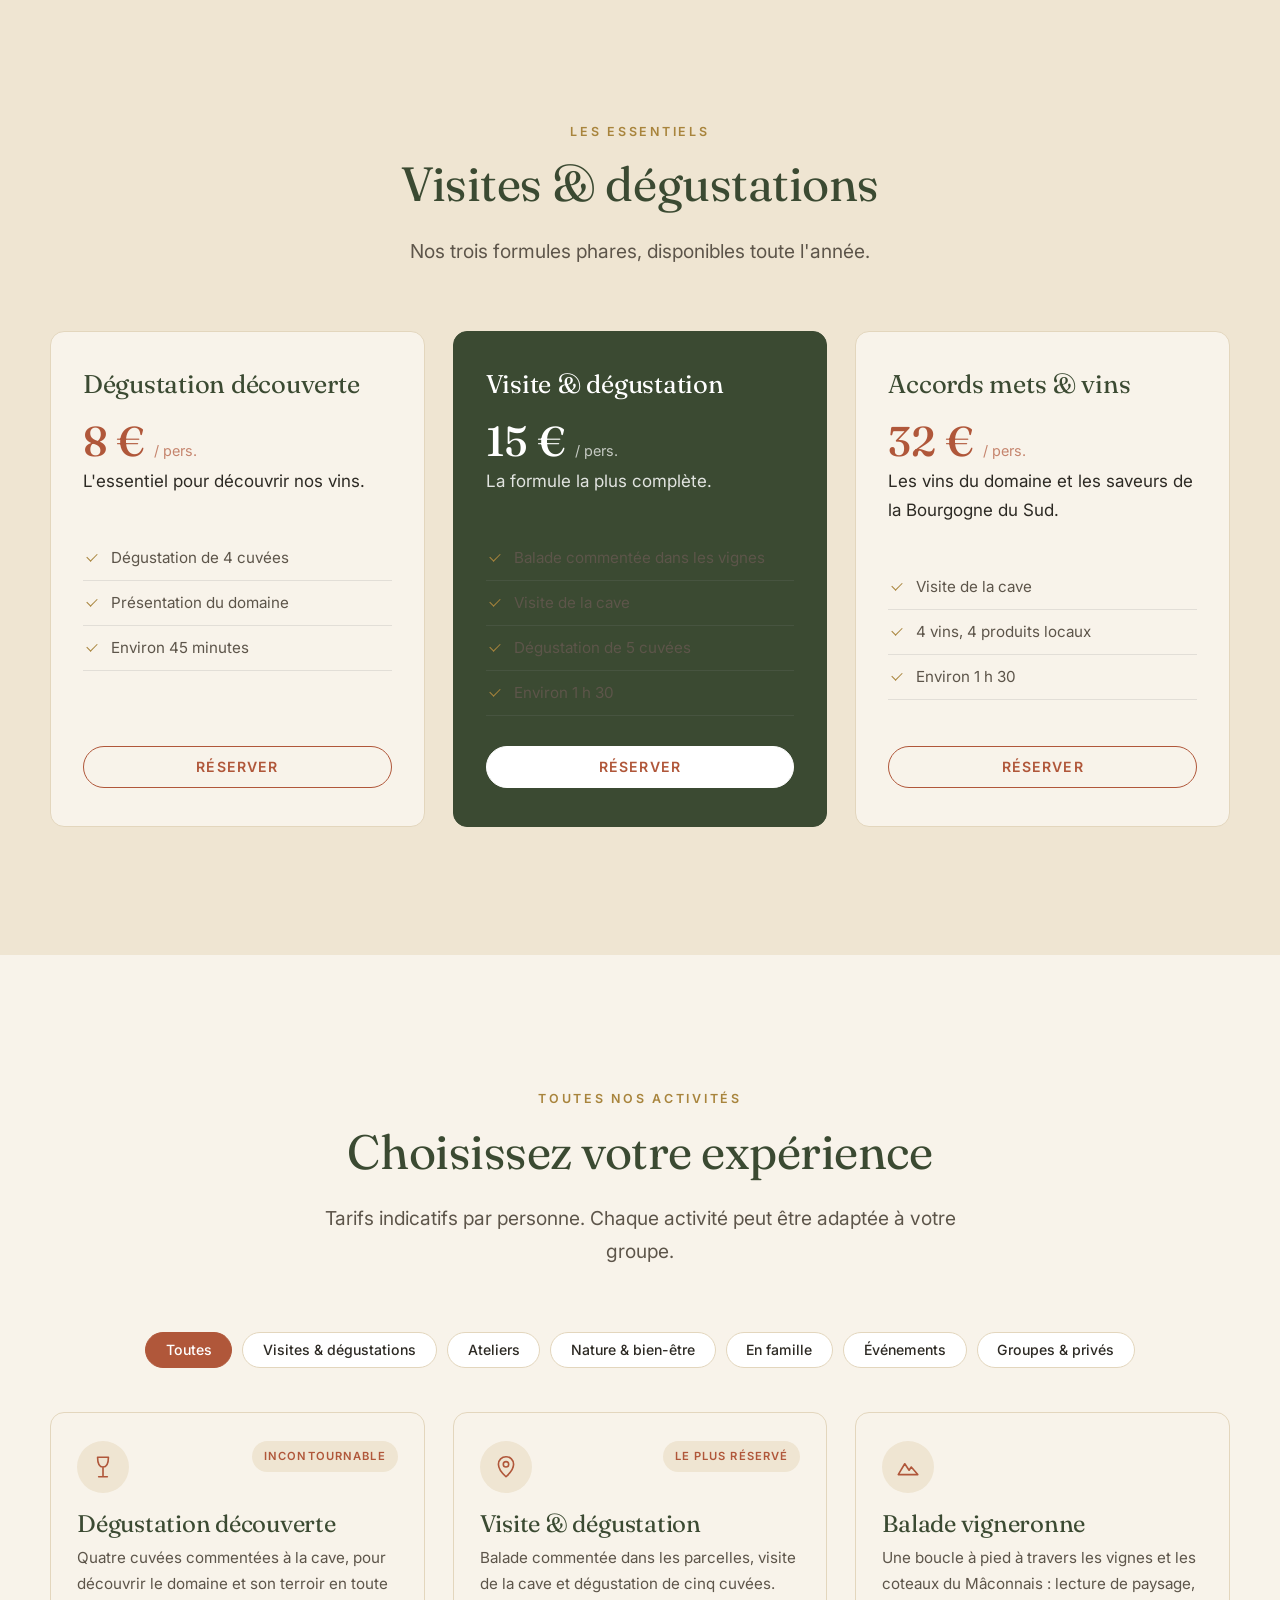
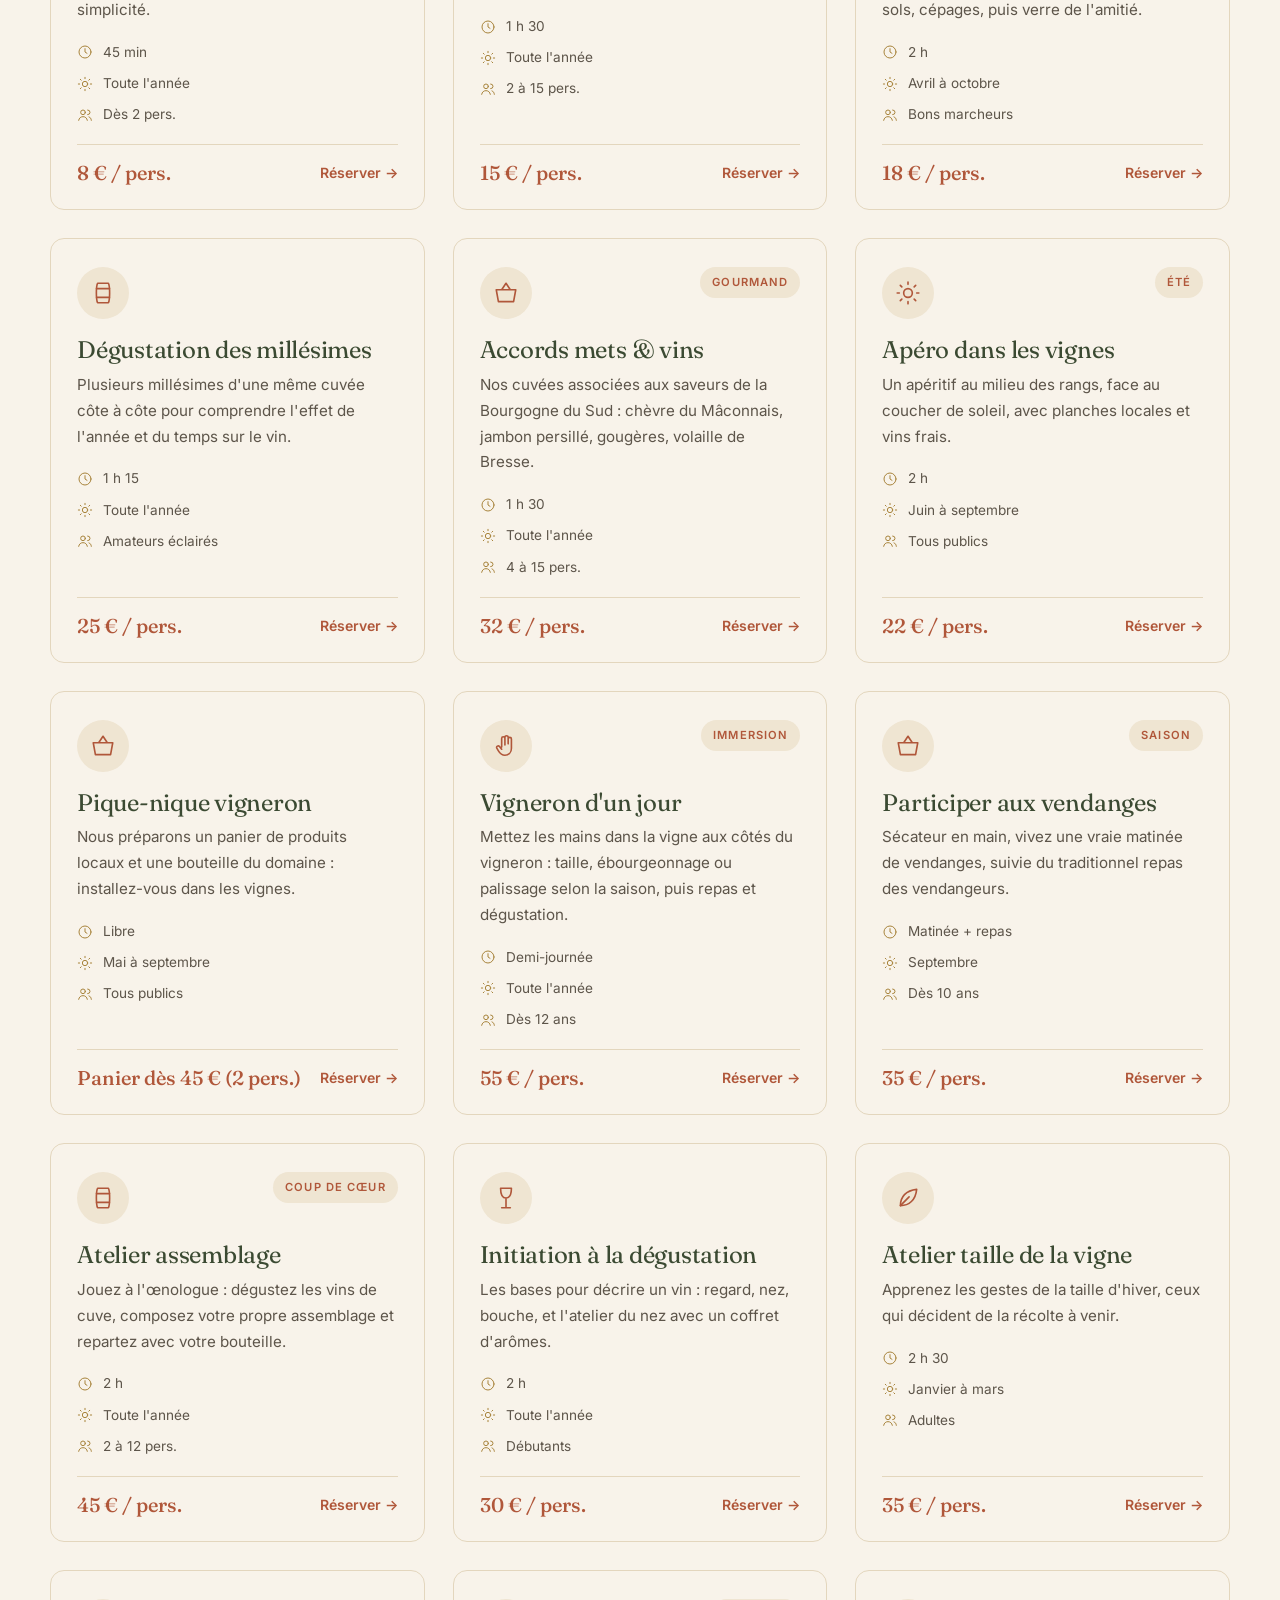
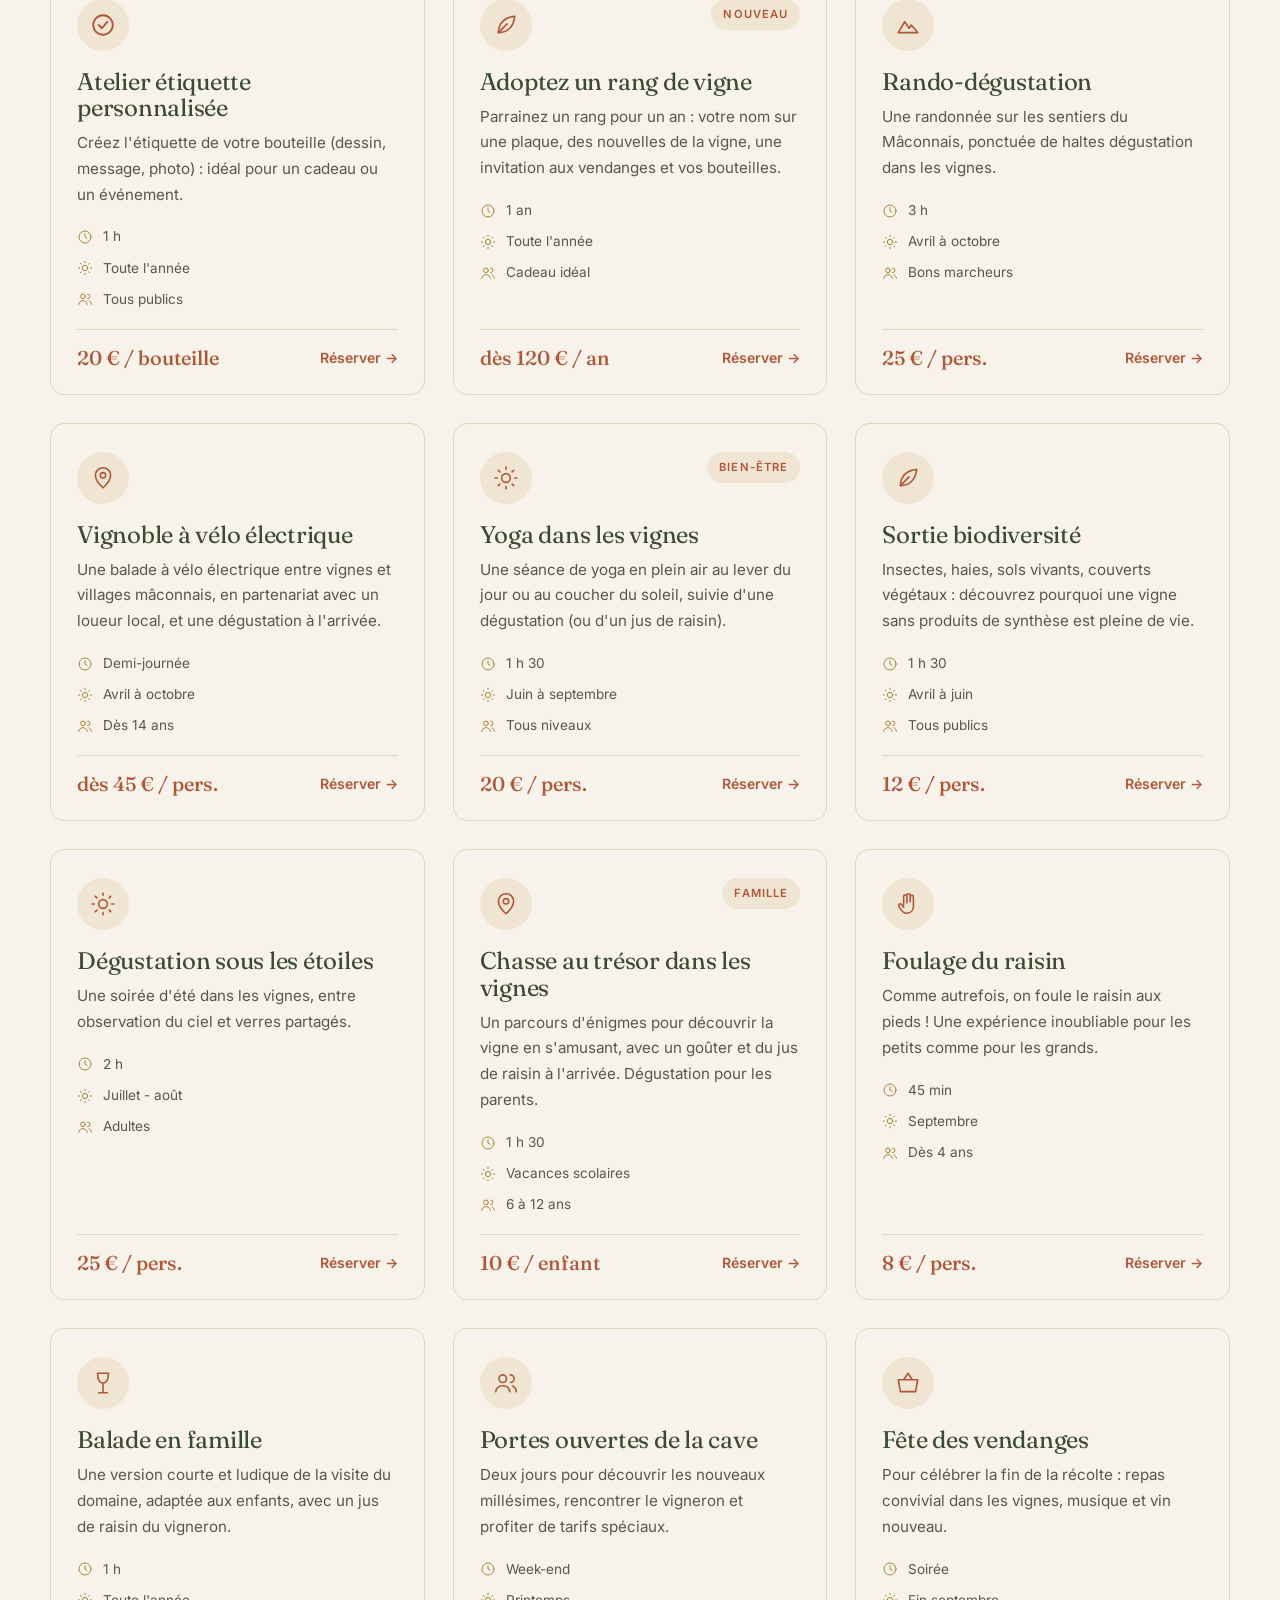
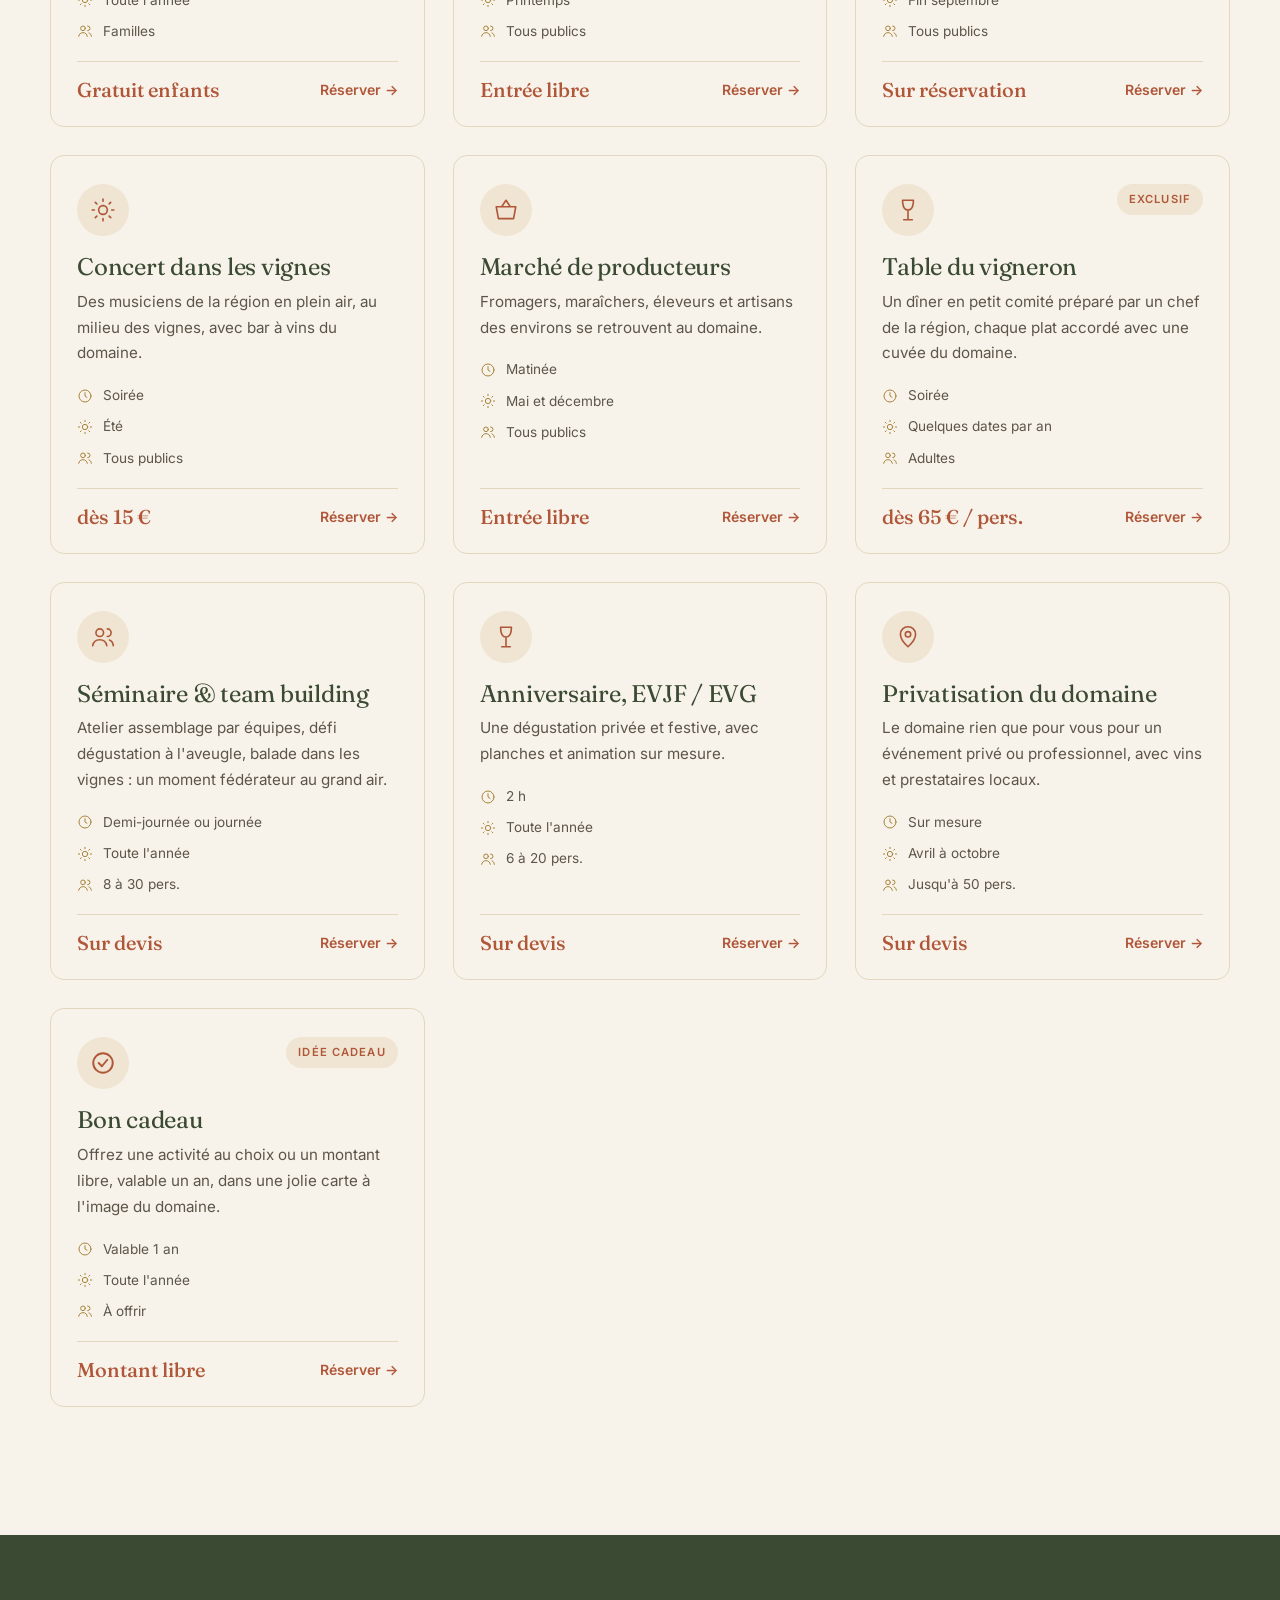
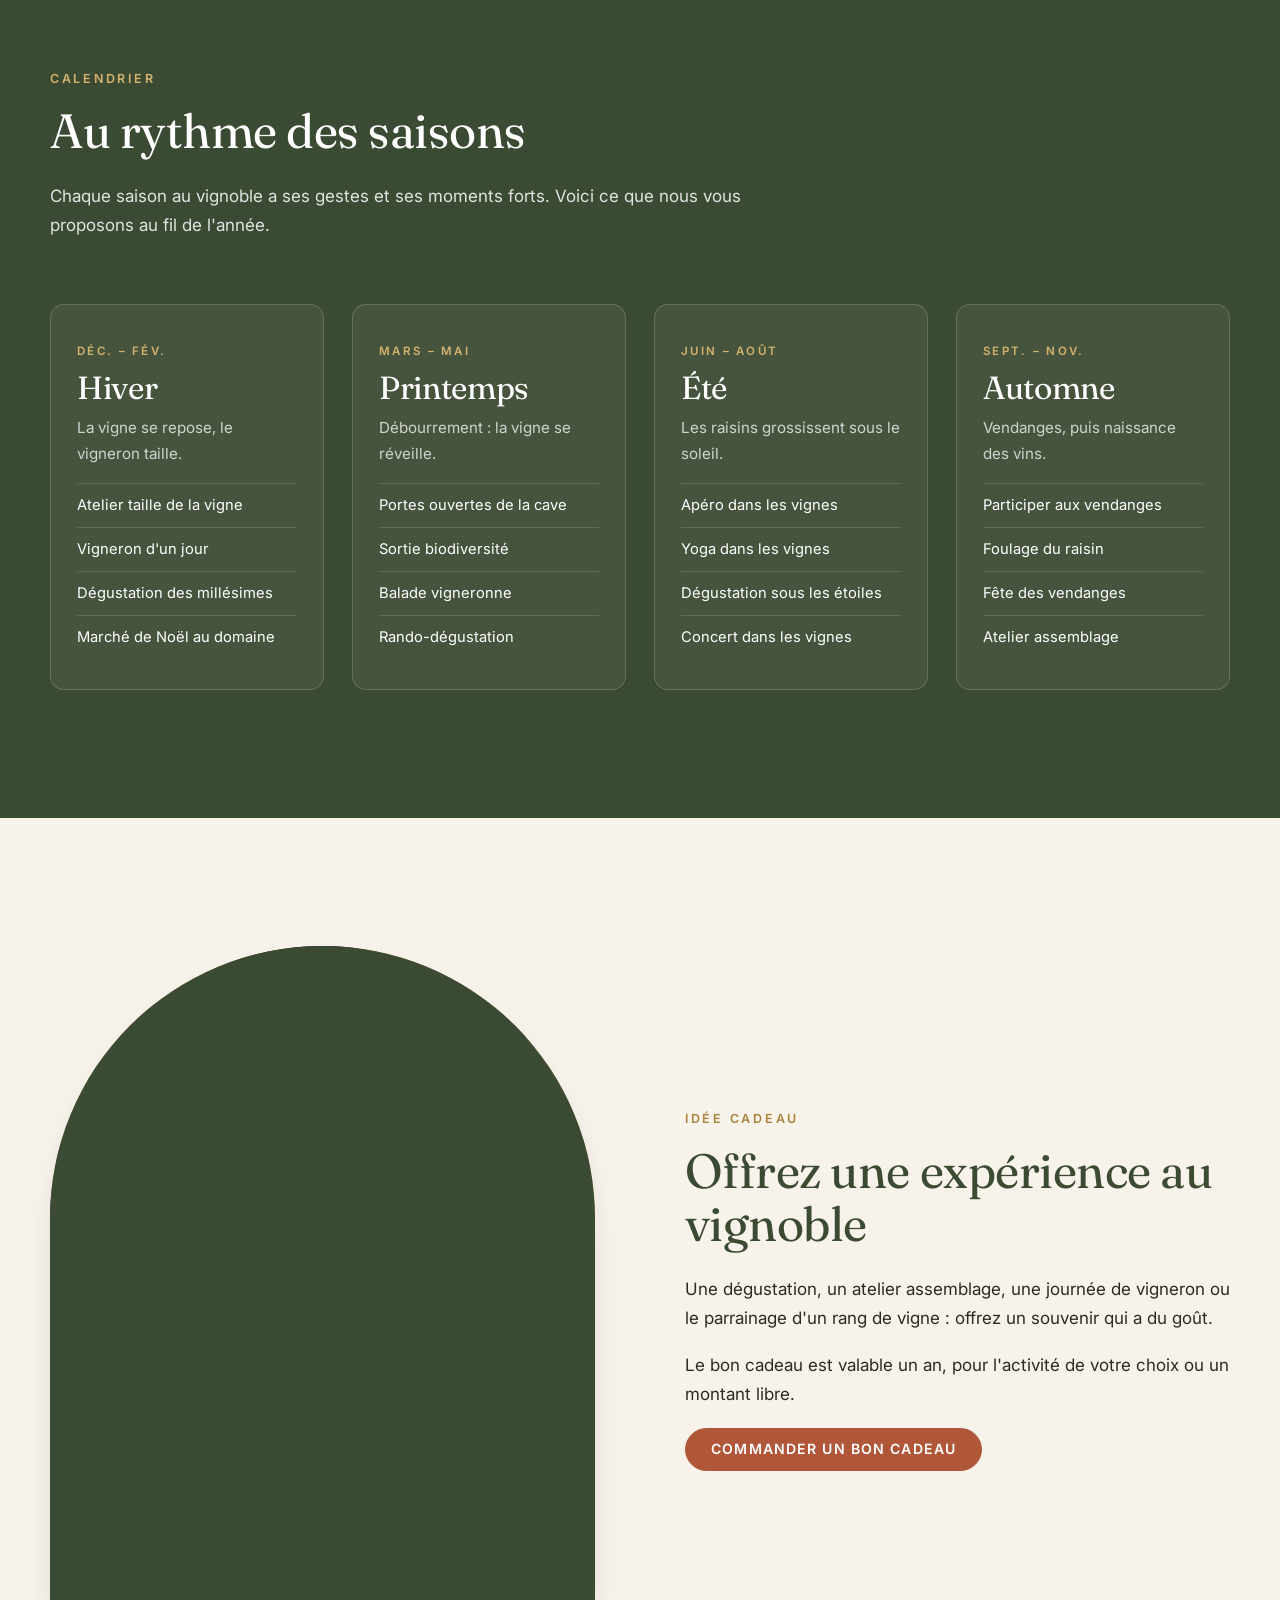
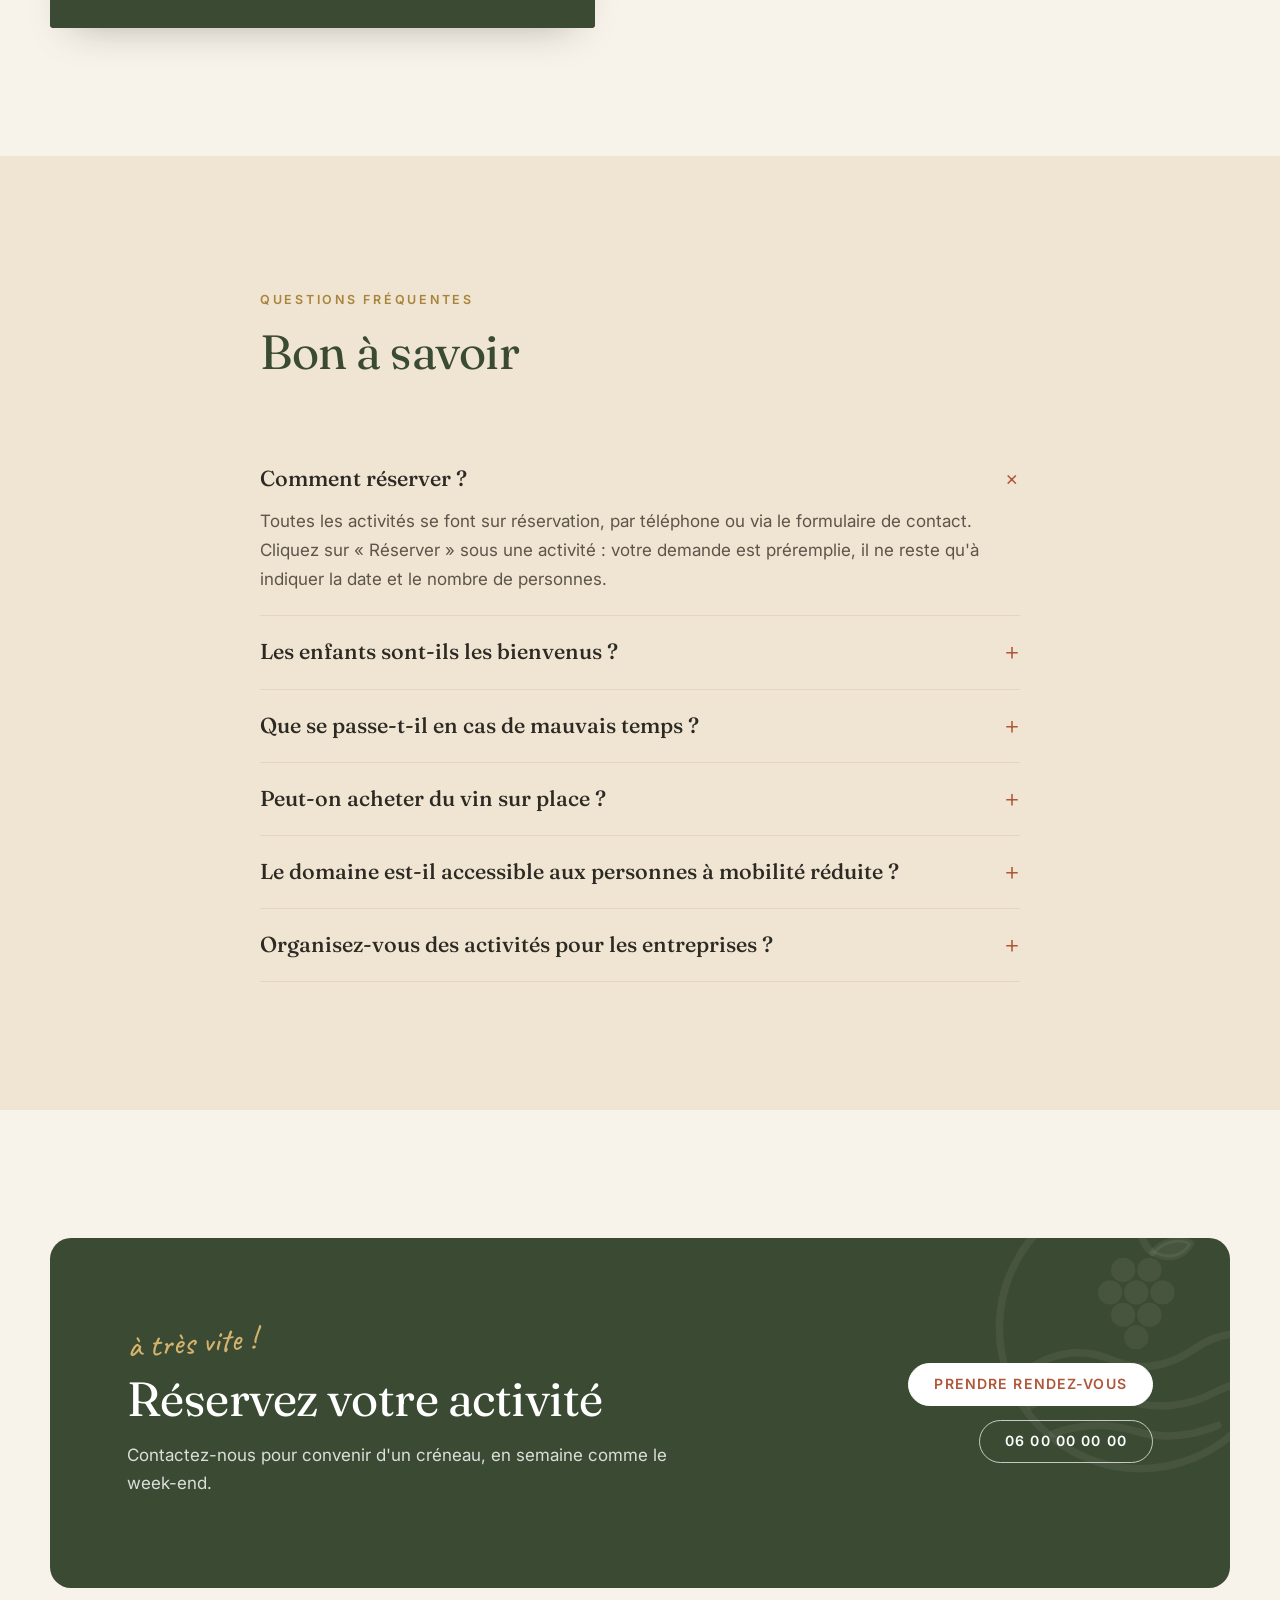
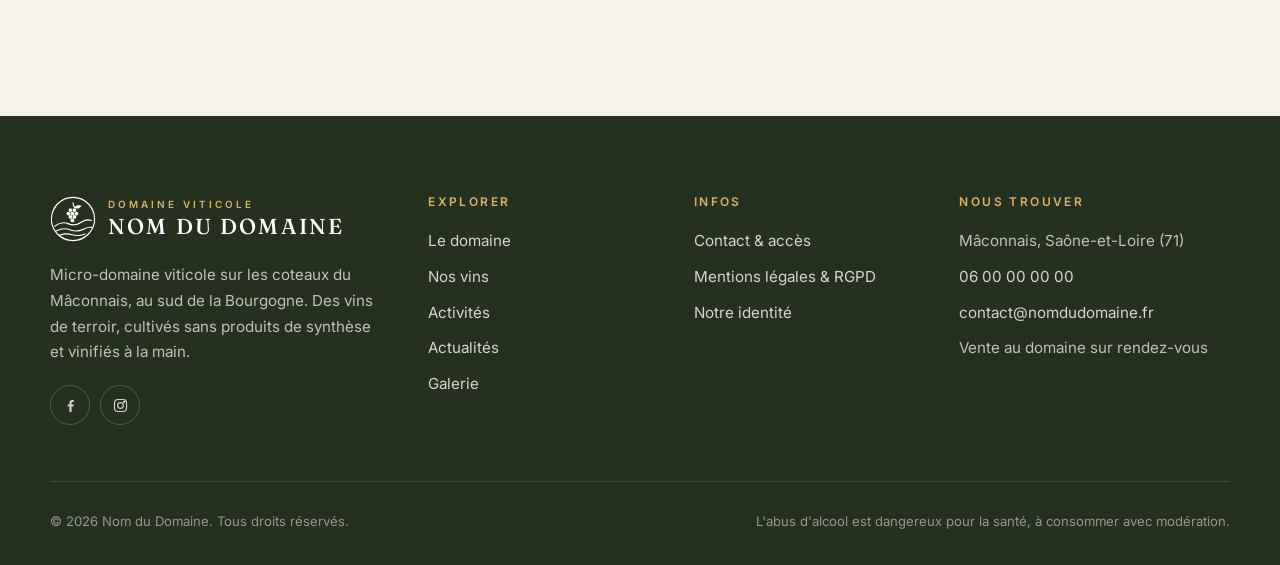
<file: activites.html>
<!DOCTYPE html>
<html lang="fr">
<head>
  <meta charset="UTF-8">
  <meta name="viewport" content="width=device-width, initial-scale=1">
  <title>Activités au vignoble — Nom du Domaine</title>
  <meta name="description" content="Visites, dégustations, ateliers, balades, vendanges et événements au Nom du Domaine, dans le Mâconnais (Saône-et-Loire). Plus de 30 activités au vignoble, sur réservation.">
  <meta name="theme-color" content="#3b4a32">
  <meta property="og:title" content="Activités au vignoble — Nom du Domaine">
  <meta property="og:description" content="Visites, dégustations, ateliers, balades, vendanges et événements au Nom du Domaine, dans le Mâconnais (Saône-et-Loire). Plus de 30 activités au vignoble, sur réservation.">
  <meta property="og:type" content="website">
  <link rel="icon" href="assets/favicon.svg" type="image/svg+xml">
  <link rel="preconnect" href="https://fonts.googleapis.com">
  <link rel="preconnect" href="https://fonts.gstatic.com" crossorigin>
  <link href="https://fonts.googleapis.com/css2?family=Fraunces:ital,opsz,wght@0,9..144,400;0,9..144,500;0,9..144,600;1,9..144,400&family=Caveat:wght@500&family=Inter:wght@400;500;600&display=swap" rel="stylesheet">
  <link rel="stylesheet" href="css/style.css">
  <script>(function(d){d.classList.add("js");try{var r=window.matchMedia&&matchMedia("(prefers-reduced-motion: reduce)").matches,s=navigator.connection&&navigator.connection.saveData;if(!r&&!s&&!sessionStorage.getItem("intro-vue"))d.classList.add("show-intro")}catch(e){}})(document.documentElement);</script>
</head>
<body>
  <div class="intro" aria-hidden="true">
    <video class="intro__video" muted playsinline preload="auto" data-src="assets/video/intro" data-src-mobile="assets/video/intro-mobile"></video>
    <div class="intro__shade"></div>
    <div class="intro__copy">
      <span class="hand">bienvenue au domaine !</span>
      <strong>NOM DU DOMAINE</strong>
      <small>DOMAINE VITICOLE · Mâconnais</small>
    </div>
    <div class="intro__age" role="dialog" aria-label="Vérification de l'âge">
      <p>Ce site présente des boissons alcoolisées. Avez-vous l'âge légal pour en consommer ?</p>
      <div class="btn-row">
        <button class="btn btn--light" type="button" data-intro-yes>J'ai 18 ans ou plus</button>
        <button class="btn btn--outline-light" type="button" data-intro-no>J'ai moins de 18 ans</button>
      </div>
    </div>
    <button class="intro__skip" type="button">Passer l'intro</button>
  </div>
  <a class="skip-link" href="#contenu">Aller au contenu</a>

  <header class="site-header">
    <div class="container">
      <a class="brand" href="index.html" aria-label="Nom du Domaine — accueil"><svg viewBox="0 0 64 64" fill="none" stroke="currentColor" stroke-linecap="round" stroke-linejoin="round" aria-hidden="true"><circle cx="32" cy="32" r="30" stroke-width="1.6"/><path d="M32 9.5c0 3 .8 5 2.6 6.4" stroke-width="1.6"/><path d="M34.6 15.9c2.4-2.9 6.2-3.3 8.4-2-1.2 2.6-4.6 4.2-8.4 2Z" fill="currentColor" stroke-width="1.2"/><g fill="currentColor" stroke="none"><circle cx="28.4" cy="19.6" r="2.6"/><circle cx="34" cy="19.6" r="2.6"/><circle cx="25.6" cy="24.4" r="2.6"/><circle cx="31.2" cy="24.4" r="2.6"/><circle cx="36.8" cy="24.4" r="2.6"/><circle cx="28.4" cy="29.2" r="2.6"/><circle cx="34" cy="29.2" r="2.6"/><circle cx="31.2" cy="34" r="2.6"/></g><path d="M6.5 42c6-4.6 12.5-6.2 19.5-3.2 6.4 2.8 12.3 1.4 18-2.6 4.2-2.9 9-3.6 13.6-2.2" stroke-width="1.6"/><path d="M8.6 48.6c6.6-3.4 13.2-4 20-1.4 6.6 2.5 13.6 1.6 19.6-1.6 3.4-1.8 6.6-2.4 9.8-2" stroke-width="1.6"/><path d="M13.4 54.6c5.8-2.2 11.6-2.4 17.6-.6 5.8 1.7 11.8 1.2 17.6-1.2" stroke-width="1.6"/></svg><span class="brand-text"><small>DOMAINE VITICOLE</small><strong>NOM DU DOMAINE</strong></span></a>
      <button class="nav-toggle" type="button" aria-label="Ouvrir le menu" aria-expanded="false" aria-controls="menu"><span></span></button>
      <nav class="nav" id="menu" aria-label="Navigation principale">
        <ul><li><a href="index.html">Accueil</a></li><li><a href="domaine.html">Le domaine</a></li><li><a href="vins.html">Nos vins</a></li><li><a href="activites.html" aria-current="page">Activités</a></li><li><a href="actualites.html">Actualités</a></li><li><a href="galerie.html">Galerie</a></li><li><a class="btn" href="contact.html">Contact</a></li></ul>
      </nav>
    </div>
  </header>

  <main id="contenu">
    <section class="page-hero">
      <div class="blob"></div>
      <div class="container page-hero__grid">
        <div>
          <p class="breadcrumb"><a href="index.html">Accueil</a> / Activités</p>
          <span class="eyebrow">Activités au domaine</span>
          <h1>Vivez le vignoble</h1>
          <p>Visites, dégustations, ateliers, balades et événements : plus de trente façons de découvrir le domaine et le métier de vigneron.</p>
        </div>
        <div class="visual"><img src="assets/img/verre-vignoble.jpg" alt="" style="object-position:center"></div>
      </div>
    </section>

    <section class="section">
      <div class="container split">
        <div class="reveal">
          <span class="eyebrow">L'esprit du domaine</span>
          <h2>Des moments vrais, au cœur des vignes</h2>
          <p class="lead">Ici, pas de visite à la chaîne : vous êtes accueillis par le vigneron, en petit comité.</p>
          <p>Dans les parcelles ou à la cave, chaque activité est l'occasion de comprendre le terroir du Mâconnais, la vigne cultivée sans produits de synthèse et le travail fait main, du raisin à la bouteille.</p>
          <div class="badges" style="margin-top:28px">
            <span class="badge"><svg viewBox="0 0 24 24" fill="none" stroke="currentColor" stroke-width="1.5" stroke-linecap="round" stroke-linejoin="round"><circle cx="9" cy="8" r="3.5"/><path d="M2.5 20c.6-3.5 3.2-5.5 6.5-5.5s5.9 2 6.5 5.5"/><path d="M16 4.5a3.5 3.5 0 0 1 0 7M18 14.8c2 .7 3.2 2.5 3.5 5.2"/></svg> Petits groupes</span>
            <span class="badge"><svg viewBox="0 0 24 24" fill="none" stroke="currentColor" stroke-width="1.5" stroke-linecap="round" stroke-linejoin="round"><circle cx="12" cy="12" r="9"/><path d="M12 7v5l3 2"/></svg> Sur réservation</span>
            <span class="badge"><svg viewBox="0 0 24 24" fill="none" stroke="currentColor" stroke-width="1.5" stroke-linecap="round" stroke-linejoin="round"><path d="M12 21s-7-6.2-7-11.5a7 7 0 0 1 14 0C19 14.8 12 21 12 21Z"/><circle cx="12" cy="9.5" r="2.5"/></svg> Mâconnais</span>
          </div>
        </div>
        <div class="visual reveal"><img src="assets/img/grappes-detail.jpg" alt="Grappes de raisin sur la vigne" loading="lazy" style="object-position:center"><span class="visual__tag">Balade dans les vignes</span></div>
      </div>
    </section>

    <section class="section section--cream" id="formules">
      <div class="container">
        <div class="section-head center reveal"><span class="eyebrow">Les essentiels</span><h2>Visites &amp; dégustations</h2><p class="lead">Nos trois formules phares, disponibles toute l'année.</p></div>
        <div class="cards">
          <div class="offer reveal">
            <h3>Dégustation découverte</h3>
            <div class="offer__price">8 € <small>/ pers.</small></div>
            <p>L'essentiel pour découvrir nos vins.</p>
            <ul><li>Dégustation de 4 cuvées</li><li>Présentation du domaine</li><li>Environ 45 minutes</li></ul>
            <a class="btn btn--ghost" href="contact.html?activite=D%C3%A9gustation%20d%C3%A9couverte">Réserver</a>
          </div>
          <div class="offer offer--featured reveal">
            <h3>Visite &amp; dégustation</h3>
            <div class="offer__price">15 € <small>/ pers.</small></div>
            <p>La formule la plus complète.</p>
            <ul><li>Balade commentée dans les vignes</li><li>Visite de la cave</li><li>Dégustation de 5 cuvées</li><li>Environ 1 h 30</li></ul>
            <a class="btn btn--light" href="contact.html?activite=Visite%20%26%20d%C3%A9gustation">Réserver</a>
          </div>
          <div class="offer reveal">
            <h3>Accords mets &amp; vins</h3>
            <div class="offer__price">32 € <small>/ pers.</small></div>
            <p>Les vins du domaine et les saveurs de la Bourgogne du Sud.</p>
            <ul><li>Visite de la cave</li><li>4 vins, 4 produits locaux</li><li>Environ 1 h 30</li></ul>
            <a class="btn btn--ghost" href="contact.html?activite=Accords%20mets%20%26%20vins">Réserver</a>
          </div>
        </div>
      </div>
    </section>

    <section class="section" id="catalogue">
      <div class="container">
        <div class="section-head center reveal"><span class="eyebrow">Toutes nos activités</span><h2>Choisissez votre expérience</h2><p class="lead">Tarifs indicatifs par personne. Chaque activité peut être adaptée à votre groupe.</p></div>
        <div class="filters" role="group" aria-label="Filtrer les activités"><button class="filter is-active" type="button" data-filter="all">Toutes</button><button class="filter" type="button" data-filter="degustation">Visites &amp; dégustations</button><button class="filter" type="button" data-filter="atelier">Ateliers</button><button class="filter" type="button" data-filter="nature">Nature &amp; bien-être</button><button class="filter" type="button" data-filter="famille">En famille</button><button class="filter" type="button" data-filter="evenement">Événements</button><button class="filter" type="button" data-filter="groupe">Groupes &amp; privés</button></div>
        <div class="cards activities">
          <article class="activity reveal" data-type="degustation">
            <div class="activity__top"><span class="card__icon"><svg viewBox="0 0 24 24" fill="none" stroke="currentColor" stroke-width="1.5" stroke-linecap="round" stroke-linejoin="round"><path d="M7 3h10c0 6-1.5 9-5 9s-5-3-5-9ZM12 12v8M8 21h8"/></svg></span><span class="activity__tag">Incontournable</span></div>
            <h3>Dégustation découverte</h3>
            <p>Quatre cuvées commentées à la cave, pour découvrir le domaine et son terroir en toute simplicité.</p>
            <ul class="activity__meta">
              <li><svg viewBox="0 0 24 24" fill="none" stroke="currentColor" stroke-width="1.5" stroke-linecap="round" stroke-linejoin="round"><circle cx="12" cy="12" r="9"/><path d="M12 7v5l3 2"/></svg>45 min</li>
              <li><svg viewBox="0 0 24 24" fill="none" stroke="currentColor" stroke-width="1.5" stroke-linecap="round" stroke-linejoin="round"><circle cx="12" cy="12" r="4"/><path d="M12 2v2M12 20v2M4.9 4.9l1.4 1.4M17.7 17.7l1.4 1.4M2 12h2M20 12h2M4.9 19.1l1.4-1.4M17.7 6.3l1.4-1.4"/></svg>Toute l'année</li>
              <li><svg viewBox="0 0 24 24" fill="none" stroke="currentColor" stroke-width="1.5" stroke-linecap="round" stroke-linejoin="round"><circle cx="9" cy="8" r="3.5"/><path d="M2.5 20c.6-3.5 3.2-5.5 6.5-5.5s5.9 2 6.5 5.5"/><path d="M16 4.5a3.5 3.5 0 0 1 0 7M18 14.8c2 .7 3.2 2.5 3.5 5.2"/></svg>Dès 2 pers.</li>
            </ul>
            <div class="activity__foot"><span class="activity__price">8 € / pers.</span><a href="contact.html?activite=D%C3%A9gustation%20d%C3%A9couverte">Réserver →</a></div>
          </article>
          <article class="activity reveal" data-type="degustation">
            <div class="activity__top"><span class="card__icon"><svg viewBox="0 0 24 24" fill="none" stroke="currentColor" stroke-width="1.5" stroke-linecap="round" stroke-linejoin="round"><path d="M12 21s-7-6.2-7-11.5a7 7 0 0 1 14 0C19 14.8 12 21 12 21Z"/><circle cx="12" cy="9.5" r="2.5"/></svg></span><span class="activity__tag">Le plus réservé</span></div>
            <h3>Visite &amp; dégustation</h3>
            <p>Balade commentée dans les parcelles, visite de la cave et dégustation de cinq cuvées.</p>
            <ul class="activity__meta">
              <li><svg viewBox="0 0 24 24" fill="none" stroke="currentColor" stroke-width="1.5" stroke-linecap="round" stroke-linejoin="round"><circle cx="12" cy="12" r="9"/><path d="M12 7v5l3 2"/></svg>1 h 30</li>
              <li><svg viewBox="0 0 24 24" fill="none" stroke="currentColor" stroke-width="1.5" stroke-linecap="round" stroke-linejoin="round"><circle cx="12" cy="12" r="4"/><path d="M12 2v2M12 20v2M4.9 4.9l1.4 1.4M17.7 17.7l1.4 1.4M2 12h2M20 12h2M4.9 19.1l1.4-1.4M17.7 6.3l1.4-1.4"/></svg>Toute l'année</li>
              <li><svg viewBox="0 0 24 24" fill="none" stroke="currentColor" stroke-width="1.5" stroke-linecap="round" stroke-linejoin="round"><circle cx="9" cy="8" r="3.5"/><path d="M2.5 20c.6-3.5 3.2-5.5 6.5-5.5s5.9 2 6.5 5.5"/><path d="M16 4.5a3.5 3.5 0 0 1 0 7M18 14.8c2 .7 3.2 2.5 3.5 5.2"/></svg>2 à 15 pers.</li>
            </ul>
            <div class="activity__foot"><span class="activity__price">15 € / pers.</span><a href="contact.html?activite=Visite%20%26%20d%C3%A9gustation">Réserver →</a></div>
          </article>
          <article class="activity reveal" data-type="degustation">
            <div class="activity__top"><span class="card__icon"><svg viewBox="0 0 24 24" fill="none" stroke="currentColor" stroke-width="1.5" stroke-linecap="round" stroke-linejoin="round"><path d="m3 19 6-10 4 6 2-3 6 7Z"/></svg></span></div>
            <h3>Balade vigneronne</h3>
            <p>Une boucle à pied à travers les vignes et les coteaux du Mâconnais : lecture de paysage, sols, cépages, puis verre de l'amitié.</p>
            <ul class="activity__meta">
              <li><svg viewBox="0 0 24 24" fill="none" stroke="currentColor" stroke-width="1.5" stroke-linecap="round" stroke-linejoin="round"><circle cx="12" cy="12" r="9"/><path d="M12 7v5l3 2"/></svg>2 h</li>
              <li><svg viewBox="0 0 24 24" fill="none" stroke="currentColor" stroke-width="1.5" stroke-linecap="round" stroke-linejoin="round"><circle cx="12" cy="12" r="4"/><path d="M12 2v2M12 20v2M4.9 4.9l1.4 1.4M17.7 17.7l1.4 1.4M2 12h2M20 12h2M4.9 19.1l1.4-1.4M17.7 6.3l1.4-1.4"/></svg>Avril à octobre</li>
              <li><svg viewBox="0 0 24 24" fill="none" stroke="currentColor" stroke-width="1.5" stroke-linecap="round" stroke-linejoin="round"><circle cx="9" cy="8" r="3.5"/><path d="M2.5 20c.6-3.5 3.2-5.5 6.5-5.5s5.9 2 6.5 5.5"/><path d="M16 4.5a3.5 3.5 0 0 1 0 7M18 14.8c2 .7 3.2 2.5 3.5 5.2"/></svg>Bons marcheurs</li>
            </ul>
            <div class="activity__foot"><span class="activity__price">18 € / pers.</span><a href="contact.html?activite=Balade%20vigneronne">Réserver →</a></div>
          </article>
          <article class="activity reveal" data-type="degustation">
            <div class="activity__top"><span class="card__icon"><svg viewBox="0 0 24 24" fill="none" stroke="currentColor" stroke-width="1.5" stroke-linecap="round" stroke-linejoin="round"><path d="M7 3h10c1.5 3 1.5 15 0 18H7C5.5 18 5.5 6 7 3ZM5.8 8h12.4M5.8 16h12.4"/></svg></span></div>
            <h3>Dégustation des millésimes</h3>
            <p>Plusieurs millésimes d'une même cuvée côte à côte pour comprendre l'effet de l'année et du temps sur le vin.</p>
            <ul class="activity__meta">
              <li><svg viewBox="0 0 24 24" fill="none" stroke="currentColor" stroke-width="1.5" stroke-linecap="round" stroke-linejoin="round"><circle cx="12" cy="12" r="9"/><path d="M12 7v5l3 2"/></svg>1 h 15</li>
              <li><svg viewBox="0 0 24 24" fill="none" stroke="currentColor" stroke-width="1.5" stroke-linecap="round" stroke-linejoin="round"><circle cx="12" cy="12" r="4"/><path d="M12 2v2M12 20v2M4.9 4.9l1.4 1.4M17.7 17.7l1.4 1.4M2 12h2M20 12h2M4.9 19.1l1.4-1.4M17.7 6.3l1.4-1.4"/></svg>Toute l'année</li>
              <li><svg viewBox="0 0 24 24" fill="none" stroke="currentColor" stroke-width="1.5" stroke-linecap="round" stroke-linejoin="round"><circle cx="9" cy="8" r="3.5"/><path d="M2.5 20c.6-3.5 3.2-5.5 6.5-5.5s5.9 2 6.5 5.5"/><path d="M16 4.5a3.5 3.5 0 0 1 0 7M18 14.8c2 .7 3.2 2.5 3.5 5.2"/></svg>Amateurs éclairés</li>
            </ul>
            <div class="activity__foot"><span class="activity__price">25 € / pers.</span><a href="contact.html?activite=D%C3%A9gustation%20des%20mill%C3%A9simes">Réserver →</a></div>
          </article>
          <article class="activity reveal" data-type="degustation">
            <div class="activity__top"><span class="card__icon"><svg viewBox="0 0 24 24" fill="none" stroke="currentColor" stroke-width="1.5" stroke-linecap="round" stroke-linejoin="round"><path d="M3 9h18l-2 11H5L3 9ZM8 9l4-6 4 6"/></svg></span><span class="activity__tag">Gourmand</span></div>
            <h3>Accords mets &amp; vins</h3>
            <p>Nos cuvées associées aux saveurs de la Bourgogne du Sud : chèvre du Mâconnais, jambon persillé, gougères, volaille de Bresse.</p>
            <ul class="activity__meta">
              <li><svg viewBox="0 0 24 24" fill="none" stroke="currentColor" stroke-width="1.5" stroke-linecap="round" stroke-linejoin="round"><circle cx="12" cy="12" r="9"/><path d="M12 7v5l3 2"/></svg>1 h 30</li>
              <li><svg viewBox="0 0 24 24" fill="none" stroke="currentColor" stroke-width="1.5" stroke-linecap="round" stroke-linejoin="round"><circle cx="12" cy="12" r="4"/><path d="M12 2v2M12 20v2M4.9 4.9l1.4 1.4M17.7 17.7l1.4 1.4M2 12h2M20 12h2M4.9 19.1l1.4-1.4M17.7 6.3l1.4-1.4"/></svg>Toute l'année</li>
              <li><svg viewBox="0 0 24 24" fill="none" stroke="currentColor" stroke-width="1.5" stroke-linecap="round" stroke-linejoin="round"><circle cx="9" cy="8" r="3.5"/><path d="M2.5 20c.6-3.5 3.2-5.5 6.5-5.5s5.9 2 6.5 5.5"/><path d="M16 4.5a3.5 3.5 0 0 1 0 7M18 14.8c2 .7 3.2 2.5 3.5 5.2"/></svg>4 à 15 pers.</li>
            </ul>
            <div class="activity__foot"><span class="activity__price">32 € / pers.</span><a href="contact.html?activite=Accords%20mets%20%26%20vins">Réserver →</a></div>
          </article>
          <article class="activity reveal" data-type="degustation">
            <div class="activity__top"><span class="card__icon"><svg viewBox="0 0 24 24" fill="none" stroke="currentColor" stroke-width="1.5" stroke-linecap="round" stroke-linejoin="round"><circle cx="12" cy="12" r="4"/><path d="M12 2v2M12 20v2M4.9 4.9l1.4 1.4M17.7 17.7l1.4 1.4M2 12h2M20 12h2M4.9 19.1l1.4-1.4M17.7 6.3l1.4-1.4"/></svg></span><span class="activity__tag">Été</span></div>
            <h3>Apéro dans les vignes</h3>
            <p>Un apéritif au milieu des rangs, face au coucher de soleil, avec planches locales et vins frais.</p>
            <ul class="activity__meta">
              <li><svg viewBox="0 0 24 24" fill="none" stroke="currentColor" stroke-width="1.5" stroke-linecap="round" stroke-linejoin="round"><circle cx="12" cy="12" r="9"/><path d="M12 7v5l3 2"/></svg>2 h</li>
              <li><svg viewBox="0 0 24 24" fill="none" stroke="currentColor" stroke-width="1.5" stroke-linecap="round" stroke-linejoin="round"><circle cx="12" cy="12" r="4"/><path d="M12 2v2M12 20v2M4.9 4.9l1.4 1.4M17.7 17.7l1.4 1.4M2 12h2M20 12h2M4.9 19.1l1.4-1.4M17.7 6.3l1.4-1.4"/></svg>Juin à septembre</li>
              <li><svg viewBox="0 0 24 24" fill="none" stroke="currentColor" stroke-width="1.5" stroke-linecap="round" stroke-linejoin="round"><circle cx="9" cy="8" r="3.5"/><path d="M2.5 20c.6-3.5 3.2-5.5 6.5-5.5s5.9 2 6.5 5.5"/><path d="M16 4.5a3.5 3.5 0 0 1 0 7M18 14.8c2 .7 3.2 2.5 3.5 5.2"/></svg>Tous publics</li>
            </ul>
            <div class="activity__foot"><span class="activity__price">22 € / pers.</span><a href="contact.html?activite=Ap%C3%A9ro%20dans%20les%20vignes">Réserver →</a></div>
          </article>
          <article class="activity reveal" data-type="degustation">
            <div class="activity__top"><span class="card__icon"><svg viewBox="0 0 24 24" fill="none" stroke="currentColor" stroke-width="1.5" stroke-linecap="round" stroke-linejoin="round"><path d="M3 9h18l-2 11H5L3 9ZM8 9l4-6 4 6"/></svg></span></div>
            <h3>Pique-nique vigneron</h3>
            <p>Nous préparons un panier de produits locaux et une bouteille du domaine : installez-vous dans les vignes.</p>
            <ul class="activity__meta">
              <li><svg viewBox="0 0 24 24" fill="none" stroke="currentColor" stroke-width="1.5" stroke-linecap="round" stroke-linejoin="round"><circle cx="12" cy="12" r="9"/><path d="M12 7v5l3 2"/></svg>Libre</li>
              <li><svg viewBox="0 0 24 24" fill="none" stroke="currentColor" stroke-width="1.5" stroke-linecap="round" stroke-linejoin="round"><circle cx="12" cy="12" r="4"/><path d="M12 2v2M12 20v2M4.9 4.9l1.4 1.4M17.7 17.7l1.4 1.4M2 12h2M20 12h2M4.9 19.1l1.4-1.4M17.7 6.3l1.4-1.4"/></svg>Mai à septembre</li>
              <li><svg viewBox="0 0 24 24" fill="none" stroke="currentColor" stroke-width="1.5" stroke-linecap="round" stroke-linejoin="round"><circle cx="9" cy="8" r="3.5"/><path d="M2.5 20c.6-3.5 3.2-5.5 6.5-5.5s5.9 2 6.5 5.5"/><path d="M16 4.5a3.5 3.5 0 0 1 0 7M18 14.8c2 .7 3.2 2.5 3.5 5.2"/></svg>Tous publics</li>
            </ul>
            <div class="activity__foot"><span class="activity__price">Panier dès 45 € (2 pers.)</span><a href="contact.html?activite=Pique-nique%20vigneron">Réserver →</a></div>
          </article>
          <article class="activity reveal" data-type="atelier">
            <div class="activity__top"><span class="card__icon"><svg viewBox="0 0 24 24" fill="none" stroke="currentColor" stroke-width="1.5" stroke-linecap="round" stroke-linejoin="round"><path d="M8 13V5a1.5 1.5 0 0 1 3 0v6M11 10V4a1.5 1.5 0 0 1 3 0v6M14 10V5.5a1.5 1.5 0 0 1 3 0V14c0 4-2.5 6.5-6 6.5-3 0-4.5-1.5-6-4L3.5 14a1.5 1.5 0 0 1 2.5-1.6L8 15"/></svg></span><span class="activity__tag">Immersion</span></div>
            <h3>Vigneron d'un jour</h3>
            <p>Mettez les mains dans la vigne aux côtés du vigneron : taille, ébourgeonnage ou palissage selon la saison, puis repas et dégustation.</p>
            <ul class="activity__meta">
              <li><svg viewBox="0 0 24 24" fill="none" stroke="currentColor" stroke-width="1.5" stroke-linecap="round" stroke-linejoin="round"><circle cx="12" cy="12" r="9"/><path d="M12 7v5l3 2"/></svg>Demi-journée</li>
              <li><svg viewBox="0 0 24 24" fill="none" stroke="currentColor" stroke-width="1.5" stroke-linecap="round" stroke-linejoin="round"><circle cx="12" cy="12" r="4"/><path d="M12 2v2M12 20v2M4.9 4.9l1.4 1.4M17.7 17.7l1.4 1.4M2 12h2M20 12h2M4.9 19.1l1.4-1.4M17.7 6.3l1.4-1.4"/></svg>Toute l'année</li>
              <li><svg viewBox="0 0 24 24" fill="none" stroke="currentColor" stroke-width="1.5" stroke-linecap="round" stroke-linejoin="round"><circle cx="9" cy="8" r="3.5"/><path d="M2.5 20c.6-3.5 3.2-5.5 6.5-5.5s5.9 2 6.5 5.5"/><path d="M16 4.5a3.5 3.5 0 0 1 0 7M18 14.8c2 .7 3.2 2.5 3.5 5.2"/></svg>Dès 12 ans</li>
            </ul>
            <div class="activity__foot"><span class="activity__price">55 € / pers.</span><a href="contact.html?activite=Vigneron%20d%27un%20jour">Réserver →</a></div>
          </article>
          <article class="activity reveal" data-type="atelier">
            <div class="activity__top"><span class="card__icon"><svg viewBox="0 0 24 24" fill="none" stroke="currentColor" stroke-width="1.5" stroke-linecap="round" stroke-linejoin="round"><path d="M3 9h18l-2 11H5L3 9ZM8 9l4-6 4 6"/></svg></span><span class="activity__tag">Saison</span></div>
            <h3>Participer aux vendanges</h3>
            <p>Sécateur en main, vivez une vraie matinée de vendanges, suivie du traditionnel repas des vendangeurs.</p>
            <ul class="activity__meta">
              <li><svg viewBox="0 0 24 24" fill="none" stroke="currentColor" stroke-width="1.5" stroke-linecap="round" stroke-linejoin="round"><circle cx="12" cy="12" r="9"/><path d="M12 7v5l3 2"/></svg>Matinée + repas</li>
              <li><svg viewBox="0 0 24 24" fill="none" stroke="currentColor" stroke-width="1.5" stroke-linecap="round" stroke-linejoin="round"><circle cx="12" cy="12" r="4"/><path d="M12 2v2M12 20v2M4.9 4.9l1.4 1.4M17.7 17.7l1.4 1.4M2 12h2M20 12h2M4.9 19.1l1.4-1.4M17.7 6.3l1.4-1.4"/></svg>Septembre</li>
              <li><svg viewBox="0 0 24 24" fill="none" stroke="currentColor" stroke-width="1.5" stroke-linecap="round" stroke-linejoin="round"><circle cx="9" cy="8" r="3.5"/><path d="M2.5 20c.6-3.5 3.2-5.5 6.5-5.5s5.9 2 6.5 5.5"/><path d="M16 4.5a3.5 3.5 0 0 1 0 7M18 14.8c2 .7 3.2 2.5 3.5 5.2"/></svg>Dès 10 ans</li>
            </ul>
            <div class="activity__foot"><span class="activity__price">35 € / pers.</span><a href="contact.html?activite=Participer%20aux%20vendanges">Réserver →</a></div>
          </article>
          <article class="activity reveal" data-type="atelier">
            <div class="activity__top"><span class="card__icon"><svg viewBox="0 0 24 24" fill="none" stroke="currentColor" stroke-width="1.5" stroke-linecap="round" stroke-linejoin="round"><path d="M7 3h10c1.5 3 1.5 15 0 18H7C5.5 18 5.5 6 7 3ZM5.8 8h12.4M5.8 16h12.4"/></svg></span><span class="activity__tag">Coup de cœur</span></div>
            <h3>Atelier assemblage</h3>
            <p>Jouez à l'œnologue : dégustez les vins de cuve, composez votre propre assemblage et repartez avec votre bouteille.</p>
            <ul class="activity__meta">
              <li><svg viewBox="0 0 24 24" fill="none" stroke="currentColor" stroke-width="1.5" stroke-linecap="round" stroke-linejoin="round"><circle cx="12" cy="12" r="9"/><path d="M12 7v5l3 2"/></svg>2 h</li>
              <li><svg viewBox="0 0 24 24" fill="none" stroke="currentColor" stroke-width="1.5" stroke-linecap="round" stroke-linejoin="round"><circle cx="12" cy="12" r="4"/><path d="M12 2v2M12 20v2M4.9 4.9l1.4 1.4M17.7 17.7l1.4 1.4M2 12h2M20 12h2M4.9 19.1l1.4-1.4M17.7 6.3l1.4-1.4"/></svg>Toute l'année</li>
              <li><svg viewBox="0 0 24 24" fill="none" stroke="currentColor" stroke-width="1.5" stroke-linecap="round" stroke-linejoin="round"><circle cx="9" cy="8" r="3.5"/><path d="M2.5 20c.6-3.5 3.2-5.5 6.5-5.5s5.9 2 6.5 5.5"/><path d="M16 4.5a3.5 3.5 0 0 1 0 7M18 14.8c2 .7 3.2 2.5 3.5 5.2"/></svg>2 à 12 pers.</li>
            </ul>
            <div class="activity__foot"><span class="activity__price">45 € / pers.</span><a href="contact.html?activite=Atelier%20assemblage">Réserver →</a></div>
          </article>
          <article class="activity reveal" data-type="atelier">
            <div class="activity__top"><span class="card__icon"><svg viewBox="0 0 24 24" fill="none" stroke="currentColor" stroke-width="1.5" stroke-linecap="round" stroke-linejoin="round"><path d="M7 3h10c0 6-1.5 9-5 9s-5-3-5-9ZM12 12v8M8 21h8"/></svg></span></div>
            <h3>Initiation à la dégustation</h3>
            <p>Les bases pour décrire un vin : regard, nez, bouche, et l'atelier du nez avec un coffret d'arômes.</p>
            <ul class="activity__meta">
              <li><svg viewBox="0 0 24 24" fill="none" stroke="currentColor" stroke-width="1.5" stroke-linecap="round" stroke-linejoin="round"><circle cx="12" cy="12" r="9"/><path d="M12 7v5l3 2"/></svg>2 h</li>
              <li><svg viewBox="0 0 24 24" fill="none" stroke="currentColor" stroke-width="1.5" stroke-linecap="round" stroke-linejoin="round"><circle cx="12" cy="12" r="4"/><path d="M12 2v2M12 20v2M4.9 4.9l1.4 1.4M17.7 17.7l1.4 1.4M2 12h2M20 12h2M4.9 19.1l1.4-1.4M17.7 6.3l1.4-1.4"/></svg>Toute l'année</li>
              <li><svg viewBox="0 0 24 24" fill="none" stroke="currentColor" stroke-width="1.5" stroke-linecap="round" stroke-linejoin="round"><circle cx="9" cy="8" r="3.5"/><path d="M2.5 20c.6-3.5 3.2-5.5 6.5-5.5s5.9 2 6.5 5.5"/><path d="M16 4.5a3.5 3.5 0 0 1 0 7M18 14.8c2 .7 3.2 2.5 3.5 5.2"/></svg>Débutants</li>
            </ul>
            <div class="activity__foot"><span class="activity__price">30 € / pers.</span><a href="contact.html?activite=Initiation%20%C3%A0%20la%20d%C3%A9gustation">Réserver →</a></div>
          </article>
          <article class="activity reveal" data-type="atelier">
            <div class="activity__top"><span class="card__icon"><svg viewBox="0 0 24 24" fill="none" stroke="currentColor" stroke-width="1.5" stroke-linecap="round" stroke-linejoin="round"><path d="M5 19c0-8 5-14 15-15-1 10-7 15-15 15Z"/><path d="M5 19 13 11"/></svg></span></div>
            <h3>Atelier taille de la vigne</h3>
            <p>Apprenez les gestes de la taille d'hiver, ceux qui décident de la récolte à venir.</p>
            <ul class="activity__meta">
              <li><svg viewBox="0 0 24 24" fill="none" stroke="currentColor" stroke-width="1.5" stroke-linecap="round" stroke-linejoin="round"><circle cx="12" cy="12" r="9"/><path d="M12 7v5l3 2"/></svg>2 h 30</li>
              <li><svg viewBox="0 0 24 24" fill="none" stroke="currentColor" stroke-width="1.5" stroke-linecap="round" stroke-linejoin="round"><circle cx="12" cy="12" r="4"/><path d="M12 2v2M12 20v2M4.9 4.9l1.4 1.4M17.7 17.7l1.4 1.4M2 12h2M20 12h2M4.9 19.1l1.4-1.4M17.7 6.3l1.4-1.4"/></svg>Janvier à mars</li>
              <li><svg viewBox="0 0 24 24" fill="none" stroke="currentColor" stroke-width="1.5" stroke-linecap="round" stroke-linejoin="round"><circle cx="9" cy="8" r="3.5"/><path d="M2.5 20c.6-3.5 3.2-5.5 6.5-5.5s5.9 2 6.5 5.5"/><path d="M16 4.5a3.5 3.5 0 0 1 0 7M18 14.8c2 .7 3.2 2.5 3.5 5.2"/></svg>Adultes</li>
            </ul>
            <div class="activity__foot"><span class="activity__price">35 € / pers.</span><a href="contact.html?activite=Atelier%20taille%20de%20la%20vigne">Réserver →</a></div>
          </article>
          <article class="activity reveal" data-type="atelier">
            <div class="activity__top"><span class="card__icon"><svg viewBox="0 0 24 24" fill="none" stroke="currentColor" stroke-width="1.8" stroke-linecap="round" stroke-linejoin="round"><circle cx="12" cy="12" r="9"/><path d="m8 12 3 3 5-6"/></svg></span></div>
            <h3>Atelier étiquette personnalisée</h3>
            <p>Créez l'étiquette de votre bouteille (dessin, message, photo) : idéal pour un cadeau ou un événement.</p>
            <ul class="activity__meta">
              <li><svg viewBox="0 0 24 24" fill="none" stroke="currentColor" stroke-width="1.5" stroke-linecap="round" stroke-linejoin="round"><circle cx="12" cy="12" r="9"/><path d="M12 7v5l3 2"/></svg>1 h</li>
              <li><svg viewBox="0 0 24 24" fill="none" stroke="currentColor" stroke-width="1.5" stroke-linecap="round" stroke-linejoin="round"><circle cx="12" cy="12" r="4"/><path d="M12 2v2M12 20v2M4.9 4.9l1.4 1.4M17.7 17.7l1.4 1.4M2 12h2M20 12h2M4.9 19.1l1.4-1.4M17.7 6.3l1.4-1.4"/></svg>Toute l'année</li>
              <li><svg viewBox="0 0 24 24" fill="none" stroke="currentColor" stroke-width="1.5" stroke-linecap="round" stroke-linejoin="round"><circle cx="9" cy="8" r="3.5"/><path d="M2.5 20c.6-3.5 3.2-5.5 6.5-5.5s5.9 2 6.5 5.5"/><path d="M16 4.5a3.5 3.5 0 0 1 0 7M18 14.8c2 .7 3.2 2.5 3.5 5.2"/></svg>Tous publics</li>
            </ul>
            <div class="activity__foot"><span class="activity__price">20 € / bouteille</span><a href="contact.html?activite=Atelier%20%C3%A9tiquette%20personnalis%C3%A9e">Réserver →</a></div>
          </article>
          <article class="activity reveal" data-type="atelier">
            <div class="activity__top"><span class="card__icon"><svg viewBox="0 0 24 24" fill="none" stroke="currentColor" stroke-width="1.5" stroke-linecap="round" stroke-linejoin="round"><path d="M5 19c0-8 5-14 15-15-1 10-7 15-15 15Z"/><path d="M5 19 13 11"/></svg></span><span class="activity__tag">Nouveau</span></div>
            <h3>Adoptez un rang de vigne</h3>
            <p>Parrainez un rang pour un an : votre nom sur une plaque, des nouvelles de la vigne, une invitation aux vendanges et vos bouteilles.</p>
            <ul class="activity__meta">
              <li><svg viewBox="0 0 24 24" fill="none" stroke="currentColor" stroke-width="1.5" stroke-linecap="round" stroke-linejoin="round"><circle cx="12" cy="12" r="9"/><path d="M12 7v5l3 2"/></svg>1 an</li>
              <li><svg viewBox="0 0 24 24" fill="none" stroke="currentColor" stroke-width="1.5" stroke-linecap="round" stroke-linejoin="round"><circle cx="12" cy="12" r="4"/><path d="M12 2v2M12 20v2M4.9 4.9l1.4 1.4M17.7 17.7l1.4 1.4M2 12h2M20 12h2M4.9 19.1l1.4-1.4M17.7 6.3l1.4-1.4"/></svg>Toute l'année</li>
              <li><svg viewBox="0 0 24 24" fill="none" stroke="currentColor" stroke-width="1.5" stroke-linecap="round" stroke-linejoin="round"><circle cx="9" cy="8" r="3.5"/><path d="M2.5 20c.6-3.5 3.2-5.5 6.5-5.5s5.9 2 6.5 5.5"/><path d="M16 4.5a3.5 3.5 0 0 1 0 7M18 14.8c2 .7 3.2 2.5 3.5 5.2"/></svg>Cadeau idéal</li>
            </ul>
            <div class="activity__foot"><span class="activity__price">dès 120 € / an</span><a href="contact.html?activite=Adoptez%20un%20rang%20de%20vigne">Réserver →</a></div>
          </article>
          <article class="activity reveal" data-type="nature">
            <div class="activity__top"><span class="card__icon"><svg viewBox="0 0 24 24" fill="none" stroke="currentColor" stroke-width="1.5" stroke-linecap="round" stroke-linejoin="round"><path d="m3 19 6-10 4 6 2-3 6 7Z"/></svg></span></div>
            <h3>Rando-dégustation</h3>
            <p>Une randonnée sur les sentiers du Mâconnais, ponctuée de haltes dégustation dans les vignes.</p>
            <ul class="activity__meta">
              <li><svg viewBox="0 0 24 24" fill="none" stroke="currentColor" stroke-width="1.5" stroke-linecap="round" stroke-linejoin="round"><circle cx="12" cy="12" r="9"/><path d="M12 7v5l3 2"/></svg>3 h</li>
              <li><svg viewBox="0 0 24 24" fill="none" stroke="currentColor" stroke-width="1.5" stroke-linecap="round" stroke-linejoin="round"><circle cx="12" cy="12" r="4"/><path d="M12 2v2M12 20v2M4.9 4.9l1.4 1.4M17.7 17.7l1.4 1.4M2 12h2M20 12h2M4.9 19.1l1.4-1.4M17.7 6.3l1.4-1.4"/></svg>Avril à octobre</li>
              <li><svg viewBox="0 0 24 24" fill="none" stroke="currentColor" stroke-width="1.5" stroke-linecap="round" stroke-linejoin="round"><circle cx="9" cy="8" r="3.5"/><path d="M2.5 20c.6-3.5 3.2-5.5 6.5-5.5s5.9 2 6.5 5.5"/><path d="M16 4.5a3.5 3.5 0 0 1 0 7M18 14.8c2 .7 3.2 2.5 3.5 5.2"/></svg>Bons marcheurs</li>
            </ul>
            <div class="activity__foot"><span class="activity__price">25 € / pers.</span><a href="contact.html?activite=Rando-d%C3%A9gustation">Réserver →</a></div>
          </article>
          <article class="activity reveal" data-type="nature">
            <div class="activity__top"><span class="card__icon"><svg viewBox="0 0 24 24" fill="none" stroke="currentColor" stroke-width="1.5" stroke-linecap="round" stroke-linejoin="round"><path d="M12 21s-7-6.2-7-11.5a7 7 0 0 1 14 0C19 14.8 12 21 12 21Z"/><circle cx="12" cy="9.5" r="2.5"/></svg></span></div>
            <h3>Vignoble à vélo électrique</h3>
            <p>Une balade à vélo électrique entre vignes et villages mâconnais, en partenariat avec un loueur local, et une dégustation à l'arrivée.</p>
            <ul class="activity__meta">
              <li><svg viewBox="0 0 24 24" fill="none" stroke="currentColor" stroke-width="1.5" stroke-linecap="round" stroke-linejoin="round"><circle cx="12" cy="12" r="9"/><path d="M12 7v5l3 2"/></svg>Demi-journée</li>
              <li><svg viewBox="0 0 24 24" fill="none" stroke="currentColor" stroke-width="1.5" stroke-linecap="round" stroke-linejoin="round"><circle cx="12" cy="12" r="4"/><path d="M12 2v2M12 20v2M4.9 4.9l1.4 1.4M17.7 17.7l1.4 1.4M2 12h2M20 12h2M4.9 19.1l1.4-1.4M17.7 6.3l1.4-1.4"/></svg>Avril à octobre</li>
              <li><svg viewBox="0 0 24 24" fill="none" stroke="currentColor" stroke-width="1.5" stroke-linecap="round" stroke-linejoin="round"><circle cx="9" cy="8" r="3.5"/><path d="M2.5 20c.6-3.5 3.2-5.5 6.5-5.5s5.9 2 6.5 5.5"/><path d="M16 4.5a3.5 3.5 0 0 1 0 7M18 14.8c2 .7 3.2 2.5 3.5 5.2"/></svg>Dès 14 ans</li>
            </ul>
            <div class="activity__foot"><span class="activity__price">dès 45 € / pers.</span><a href="contact.html?activite=Vignoble%20%C3%A0%20v%C3%A9lo%20%C3%A9lectrique">Réserver →</a></div>
          </article>
          <article class="activity reveal" data-type="nature">
            <div class="activity__top"><span class="card__icon"><svg viewBox="0 0 24 24" fill="none" stroke="currentColor" stroke-width="1.5" stroke-linecap="round" stroke-linejoin="round"><circle cx="12" cy="12" r="4"/><path d="M12 2v2M12 20v2M4.9 4.9l1.4 1.4M17.7 17.7l1.4 1.4M2 12h2M20 12h2M4.9 19.1l1.4-1.4M17.7 6.3l1.4-1.4"/></svg></span><span class="activity__tag">Bien-être</span></div>
            <h3>Yoga dans les vignes</h3>
            <p>Une séance de yoga en plein air au lever du jour ou au coucher du soleil, suivie d'une dégustation (ou d'un jus de raisin).</p>
            <ul class="activity__meta">
              <li><svg viewBox="0 0 24 24" fill="none" stroke="currentColor" stroke-width="1.5" stroke-linecap="round" stroke-linejoin="round"><circle cx="12" cy="12" r="9"/><path d="M12 7v5l3 2"/></svg>1 h 30</li>
              <li><svg viewBox="0 0 24 24" fill="none" stroke="currentColor" stroke-width="1.5" stroke-linecap="round" stroke-linejoin="round"><circle cx="12" cy="12" r="4"/><path d="M12 2v2M12 20v2M4.9 4.9l1.4 1.4M17.7 17.7l1.4 1.4M2 12h2M20 12h2M4.9 19.1l1.4-1.4M17.7 6.3l1.4-1.4"/></svg>Juin à septembre</li>
              <li><svg viewBox="0 0 24 24" fill="none" stroke="currentColor" stroke-width="1.5" stroke-linecap="round" stroke-linejoin="round"><circle cx="9" cy="8" r="3.5"/><path d="M2.5 20c.6-3.5 3.2-5.5 6.5-5.5s5.9 2 6.5 5.5"/><path d="M16 4.5a3.5 3.5 0 0 1 0 7M18 14.8c2 .7 3.2 2.5 3.5 5.2"/></svg>Tous niveaux</li>
            </ul>
            <div class="activity__foot"><span class="activity__price">20 € / pers.</span><a href="contact.html?activite=Yoga%20dans%20les%20vignes">Réserver →</a></div>
          </article>
          <article class="activity reveal" data-type="nature">
            <div class="activity__top"><span class="card__icon"><svg viewBox="0 0 24 24" fill="none" stroke="currentColor" stroke-width="1.5" stroke-linecap="round" stroke-linejoin="round"><path d="M5 19c0-8 5-14 15-15-1 10-7 15-15 15Z"/><path d="M5 19 13 11"/></svg></span></div>
            <h3>Sortie biodiversité</h3>
            <p>Insectes, haies, sols vivants, couverts végétaux : découvrez pourquoi une vigne sans produits de synthèse est pleine de vie.</p>
            <ul class="activity__meta">
              <li><svg viewBox="0 0 24 24" fill="none" stroke="currentColor" stroke-width="1.5" stroke-linecap="round" stroke-linejoin="round"><circle cx="12" cy="12" r="9"/><path d="M12 7v5l3 2"/></svg>1 h 30</li>
              <li><svg viewBox="0 0 24 24" fill="none" stroke="currentColor" stroke-width="1.5" stroke-linecap="round" stroke-linejoin="round"><circle cx="12" cy="12" r="4"/><path d="M12 2v2M12 20v2M4.9 4.9l1.4 1.4M17.7 17.7l1.4 1.4M2 12h2M20 12h2M4.9 19.1l1.4-1.4M17.7 6.3l1.4-1.4"/></svg>Avril à juin</li>
              <li><svg viewBox="0 0 24 24" fill="none" stroke="currentColor" stroke-width="1.5" stroke-linecap="round" stroke-linejoin="round"><circle cx="9" cy="8" r="3.5"/><path d="M2.5 20c.6-3.5 3.2-5.5 6.5-5.5s5.9 2 6.5 5.5"/><path d="M16 4.5a3.5 3.5 0 0 1 0 7M18 14.8c2 .7 3.2 2.5 3.5 5.2"/></svg>Tous publics</li>
            </ul>
            <div class="activity__foot"><span class="activity__price">12 € / pers.</span><a href="contact.html?activite=Sortie%20biodiversit%C3%A9">Réserver →</a></div>
          </article>
          <article class="activity reveal" data-type="nature">
            <div class="activity__top"><span class="card__icon"><svg viewBox="0 0 24 24" fill="none" stroke="currentColor" stroke-width="1.5" stroke-linecap="round" stroke-linejoin="round"><circle cx="12" cy="12" r="4"/><path d="M12 2v2M12 20v2M4.9 4.9l1.4 1.4M17.7 17.7l1.4 1.4M2 12h2M20 12h2M4.9 19.1l1.4-1.4M17.7 6.3l1.4-1.4"/></svg></span></div>
            <h3>Dégustation sous les étoiles</h3>
            <p>Une soirée d'été dans les vignes, entre observation du ciel et verres partagés.</p>
            <ul class="activity__meta">
              <li><svg viewBox="0 0 24 24" fill="none" stroke="currentColor" stroke-width="1.5" stroke-linecap="round" stroke-linejoin="round"><circle cx="12" cy="12" r="9"/><path d="M12 7v5l3 2"/></svg>2 h</li>
              <li><svg viewBox="0 0 24 24" fill="none" stroke="currentColor" stroke-width="1.5" stroke-linecap="round" stroke-linejoin="round"><circle cx="12" cy="12" r="4"/><path d="M12 2v2M12 20v2M4.9 4.9l1.4 1.4M17.7 17.7l1.4 1.4M2 12h2M20 12h2M4.9 19.1l1.4-1.4M17.7 6.3l1.4-1.4"/></svg>Juillet - août</li>
              <li><svg viewBox="0 0 24 24" fill="none" stroke="currentColor" stroke-width="1.5" stroke-linecap="round" stroke-linejoin="round"><circle cx="9" cy="8" r="3.5"/><path d="M2.5 20c.6-3.5 3.2-5.5 6.5-5.5s5.9 2 6.5 5.5"/><path d="M16 4.5a3.5 3.5 0 0 1 0 7M18 14.8c2 .7 3.2 2.5 3.5 5.2"/></svg>Adultes</li>
            </ul>
            <div class="activity__foot"><span class="activity__price">25 € / pers.</span><a href="contact.html?activite=D%C3%A9gustation%20sous%20les%20%C3%A9toiles">Réserver →</a></div>
          </article>
          <article class="activity reveal" data-type="famille">
            <div class="activity__top"><span class="card__icon"><svg viewBox="0 0 24 24" fill="none" stroke="currentColor" stroke-width="1.5" stroke-linecap="round" stroke-linejoin="round"><path d="M12 21s-7-6.2-7-11.5a7 7 0 0 1 14 0C19 14.8 12 21 12 21Z"/><circle cx="12" cy="9.5" r="2.5"/></svg></span><span class="activity__tag">Famille</span></div>
            <h3>Chasse au trésor dans les vignes</h3>
            <p>Un parcours d'énigmes pour découvrir la vigne en s'amusant, avec un goûter et du jus de raisin à l'arrivée. Dégustation pour les parents.</p>
            <ul class="activity__meta">
              <li><svg viewBox="0 0 24 24" fill="none" stroke="currentColor" stroke-width="1.5" stroke-linecap="round" stroke-linejoin="round"><circle cx="12" cy="12" r="9"/><path d="M12 7v5l3 2"/></svg>1 h 30</li>
              <li><svg viewBox="0 0 24 24" fill="none" stroke="currentColor" stroke-width="1.5" stroke-linecap="round" stroke-linejoin="round"><circle cx="12" cy="12" r="4"/><path d="M12 2v2M12 20v2M4.9 4.9l1.4 1.4M17.7 17.7l1.4 1.4M2 12h2M20 12h2M4.9 19.1l1.4-1.4M17.7 6.3l1.4-1.4"/></svg>Vacances scolaires</li>
              <li><svg viewBox="0 0 24 24" fill="none" stroke="currentColor" stroke-width="1.5" stroke-linecap="round" stroke-linejoin="round"><circle cx="9" cy="8" r="3.5"/><path d="M2.5 20c.6-3.5 3.2-5.5 6.5-5.5s5.9 2 6.5 5.5"/><path d="M16 4.5a3.5 3.5 0 0 1 0 7M18 14.8c2 .7 3.2 2.5 3.5 5.2"/></svg>6 à 12 ans</li>
            </ul>
            <div class="activity__foot"><span class="activity__price">10 € / enfant</span><a href="contact.html?activite=Chasse%20au%20tr%C3%A9sor%20dans%20les%20vignes">Réserver →</a></div>
          </article>
          <article class="activity reveal" data-type="famille">
            <div class="activity__top"><span class="card__icon"><svg viewBox="0 0 24 24" fill="none" stroke="currentColor" stroke-width="1.5" stroke-linecap="round" stroke-linejoin="round"><path d="M8 13V5a1.5 1.5 0 0 1 3 0v6M11 10V4a1.5 1.5 0 0 1 3 0v6M14 10V5.5a1.5 1.5 0 0 1 3 0V14c0 4-2.5 6.5-6 6.5-3 0-4.5-1.5-6-4L3.5 14a1.5 1.5 0 0 1 2.5-1.6L8 15"/></svg></span></div>
            <h3>Foulage du raisin</h3>
            <p>Comme autrefois, on foule le raisin aux pieds ! Une expérience inoubliable pour les petits comme pour les grands.</p>
            <ul class="activity__meta">
              <li><svg viewBox="0 0 24 24" fill="none" stroke="currentColor" stroke-width="1.5" stroke-linecap="round" stroke-linejoin="round"><circle cx="12" cy="12" r="9"/><path d="M12 7v5l3 2"/></svg>45 min</li>
              <li><svg viewBox="0 0 24 24" fill="none" stroke="currentColor" stroke-width="1.5" stroke-linecap="round" stroke-linejoin="round"><circle cx="12" cy="12" r="4"/><path d="M12 2v2M12 20v2M4.9 4.9l1.4 1.4M17.7 17.7l1.4 1.4M2 12h2M20 12h2M4.9 19.1l1.4-1.4M17.7 6.3l1.4-1.4"/></svg>Septembre</li>
              <li><svg viewBox="0 0 24 24" fill="none" stroke="currentColor" stroke-width="1.5" stroke-linecap="round" stroke-linejoin="round"><circle cx="9" cy="8" r="3.5"/><path d="M2.5 20c.6-3.5 3.2-5.5 6.5-5.5s5.9 2 6.5 5.5"/><path d="M16 4.5a3.5 3.5 0 0 1 0 7M18 14.8c2 .7 3.2 2.5 3.5 5.2"/></svg>Dès 4 ans</li>
            </ul>
            <div class="activity__foot"><span class="activity__price">8 € / pers.</span><a href="contact.html?activite=Foulage%20du%20raisin">Réserver →</a></div>
          </article>
          <article class="activity reveal" data-type="famille">
            <div class="activity__top"><span class="card__icon"><svg viewBox="0 0 24 24" fill="none" stroke="currentColor" stroke-width="1.5" stroke-linecap="round" stroke-linejoin="round"><path d="M7 3h10c0 6-1.5 9-5 9s-5-3-5-9ZM12 12v8M8 21h8"/></svg></span></div>
            <h3>Balade en famille</h3>
            <p>Une version courte et ludique de la visite du domaine, adaptée aux enfants, avec un jus de raisin du vigneron.</p>
            <ul class="activity__meta">
              <li><svg viewBox="0 0 24 24" fill="none" stroke="currentColor" stroke-width="1.5" stroke-linecap="round" stroke-linejoin="round"><circle cx="12" cy="12" r="9"/><path d="M12 7v5l3 2"/></svg>1 h</li>
              <li><svg viewBox="0 0 24 24" fill="none" stroke="currentColor" stroke-width="1.5" stroke-linecap="round" stroke-linejoin="round"><circle cx="12" cy="12" r="4"/><path d="M12 2v2M12 20v2M4.9 4.9l1.4 1.4M17.7 17.7l1.4 1.4M2 12h2M20 12h2M4.9 19.1l1.4-1.4M17.7 6.3l1.4-1.4"/></svg>Toute l'année</li>
              <li><svg viewBox="0 0 24 24" fill="none" stroke="currentColor" stroke-width="1.5" stroke-linecap="round" stroke-linejoin="round"><circle cx="9" cy="8" r="3.5"/><path d="M2.5 20c.6-3.5 3.2-5.5 6.5-5.5s5.9 2 6.5 5.5"/><path d="M16 4.5a3.5 3.5 0 0 1 0 7M18 14.8c2 .7 3.2 2.5 3.5 5.2"/></svg>Familles</li>
            </ul>
            <div class="activity__foot"><span class="activity__price">Gratuit enfants</span><a href="contact.html?activite=Balade%20en%20famille">Réserver →</a></div>
          </article>
          <article class="activity reveal" data-type="evenement">
            <div class="activity__top"><span class="card__icon"><svg viewBox="0 0 24 24" fill="none" stroke="currentColor" stroke-width="1.5" stroke-linecap="round" stroke-linejoin="round"><circle cx="9" cy="8" r="3.5"/><path d="M2.5 20c.6-3.5 3.2-5.5 6.5-5.5s5.9 2 6.5 5.5"/><path d="M16 4.5a3.5 3.5 0 0 1 0 7M18 14.8c2 .7 3.2 2.5 3.5 5.2"/></svg></span></div>
            <h3>Portes ouvertes de la cave</h3>
            <p>Deux jours pour découvrir les nouveaux millésimes, rencontrer le vigneron et profiter de tarifs spéciaux.</p>
            <ul class="activity__meta">
              <li><svg viewBox="0 0 24 24" fill="none" stroke="currentColor" stroke-width="1.5" stroke-linecap="round" stroke-linejoin="round"><circle cx="12" cy="12" r="9"/><path d="M12 7v5l3 2"/></svg>Week-end</li>
              <li><svg viewBox="0 0 24 24" fill="none" stroke="currentColor" stroke-width="1.5" stroke-linecap="round" stroke-linejoin="round"><circle cx="12" cy="12" r="4"/><path d="M12 2v2M12 20v2M4.9 4.9l1.4 1.4M17.7 17.7l1.4 1.4M2 12h2M20 12h2M4.9 19.1l1.4-1.4M17.7 6.3l1.4-1.4"/></svg>Printemps</li>
              <li><svg viewBox="0 0 24 24" fill="none" stroke="currentColor" stroke-width="1.5" stroke-linecap="round" stroke-linejoin="round"><circle cx="9" cy="8" r="3.5"/><path d="M2.5 20c.6-3.5 3.2-5.5 6.5-5.5s5.9 2 6.5 5.5"/><path d="M16 4.5a3.5 3.5 0 0 1 0 7M18 14.8c2 .7 3.2 2.5 3.5 5.2"/></svg>Tous publics</li>
            </ul>
            <div class="activity__foot"><span class="activity__price">Entrée libre</span><a href="contact.html?activite=Portes%20ouvertes%20de%20la%20cave">Réserver →</a></div>
          </article>
          <article class="activity reveal" data-type="evenement">
            <div class="activity__top"><span class="card__icon"><svg viewBox="0 0 24 24" fill="none" stroke="currentColor" stroke-width="1.5" stroke-linecap="round" stroke-linejoin="round"><path d="M3 9h18l-2 11H5L3 9ZM8 9l4-6 4 6"/></svg></span></div>
            <h3>Fête des vendanges</h3>
            <p>Pour célébrer la fin de la récolte : repas convivial dans les vignes, musique et vin nouveau.</p>
            <ul class="activity__meta">
              <li><svg viewBox="0 0 24 24" fill="none" stroke="currentColor" stroke-width="1.5" stroke-linecap="round" stroke-linejoin="round"><circle cx="12" cy="12" r="9"/><path d="M12 7v5l3 2"/></svg>Soirée</li>
              <li><svg viewBox="0 0 24 24" fill="none" stroke="currentColor" stroke-width="1.5" stroke-linecap="round" stroke-linejoin="round"><circle cx="12" cy="12" r="4"/><path d="M12 2v2M12 20v2M4.9 4.9l1.4 1.4M17.7 17.7l1.4 1.4M2 12h2M20 12h2M4.9 19.1l1.4-1.4M17.7 6.3l1.4-1.4"/></svg>Fin septembre</li>
              <li><svg viewBox="0 0 24 24" fill="none" stroke="currentColor" stroke-width="1.5" stroke-linecap="round" stroke-linejoin="round"><circle cx="9" cy="8" r="3.5"/><path d="M2.5 20c.6-3.5 3.2-5.5 6.5-5.5s5.9 2 6.5 5.5"/><path d="M16 4.5a3.5 3.5 0 0 1 0 7M18 14.8c2 .7 3.2 2.5 3.5 5.2"/></svg>Tous publics</li>
            </ul>
            <div class="activity__foot"><span class="activity__price">Sur réservation</span><a href="contact.html?activite=F%C3%AAte%20des%20vendanges">Réserver →</a></div>
          </article>
          <article class="activity reveal" data-type="evenement">
            <div class="activity__top"><span class="card__icon"><svg viewBox="0 0 24 24" fill="none" stroke="currentColor" stroke-width="1.5" stroke-linecap="round" stroke-linejoin="round"><circle cx="12" cy="12" r="4"/><path d="M12 2v2M12 20v2M4.9 4.9l1.4 1.4M17.7 17.7l1.4 1.4M2 12h2M20 12h2M4.9 19.1l1.4-1.4M17.7 6.3l1.4-1.4"/></svg></span></div>
            <h3>Concert dans les vignes</h3>
            <p>Des musiciens de la région en plein air, au milieu des vignes, avec bar à vins du domaine.</p>
            <ul class="activity__meta">
              <li><svg viewBox="0 0 24 24" fill="none" stroke="currentColor" stroke-width="1.5" stroke-linecap="round" stroke-linejoin="round"><circle cx="12" cy="12" r="9"/><path d="M12 7v5l3 2"/></svg>Soirée</li>
              <li><svg viewBox="0 0 24 24" fill="none" stroke="currentColor" stroke-width="1.5" stroke-linecap="round" stroke-linejoin="round"><circle cx="12" cy="12" r="4"/><path d="M12 2v2M12 20v2M4.9 4.9l1.4 1.4M17.7 17.7l1.4 1.4M2 12h2M20 12h2M4.9 19.1l1.4-1.4M17.7 6.3l1.4-1.4"/></svg>Été</li>
              <li><svg viewBox="0 0 24 24" fill="none" stroke="currentColor" stroke-width="1.5" stroke-linecap="round" stroke-linejoin="round"><circle cx="9" cy="8" r="3.5"/><path d="M2.5 20c.6-3.5 3.2-5.5 6.5-5.5s5.9 2 6.5 5.5"/><path d="M16 4.5a3.5 3.5 0 0 1 0 7M18 14.8c2 .7 3.2 2.5 3.5 5.2"/></svg>Tous publics</li>
            </ul>
            <div class="activity__foot"><span class="activity__price">dès 15 €</span><a href="contact.html?activite=Concert%20dans%20les%20vignes">Réserver →</a></div>
          </article>
          <article class="activity reveal" data-type="evenement">
            <div class="activity__top"><span class="card__icon"><svg viewBox="0 0 24 24" fill="none" stroke="currentColor" stroke-width="1.5" stroke-linecap="round" stroke-linejoin="round"><path d="M3 9h18l-2 11H5L3 9ZM8 9l4-6 4 6"/></svg></span></div>
            <h3>Marché de producteurs</h3>
            <p>Fromagers, maraîchers, éleveurs et artisans des environs se retrouvent au domaine.</p>
            <ul class="activity__meta">
              <li><svg viewBox="0 0 24 24" fill="none" stroke="currentColor" stroke-width="1.5" stroke-linecap="round" stroke-linejoin="round"><circle cx="12" cy="12" r="9"/><path d="M12 7v5l3 2"/></svg>Matinée</li>
              <li><svg viewBox="0 0 24 24" fill="none" stroke="currentColor" stroke-width="1.5" stroke-linecap="round" stroke-linejoin="round"><circle cx="12" cy="12" r="4"/><path d="M12 2v2M12 20v2M4.9 4.9l1.4 1.4M17.7 17.7l1.4 1.4M2 12h2M20 12h2M4.9 19.1l1.4-1.4M17.7 6.3l1.4-1.4"/></svg>Mai et décembre</li>
              <li><svg viewBox="0 0 24 24" fill="none" stroke="currentColor" stroke-width="1.5" stroke-linecap="round" stroke-linejoin="round"><circle cx="9" cy="8" r="3.5"/><path d="M2.5 20c.6-3.5 3.2-5.5 6.5-5.5s5.9 2 6.5 5.5"/><path d="M16 4.5a3.5 3.5 0 0 1 0 7M18 14.8c2 .7 3.2 2.5 3.5 5.2"/></svg>Tous publics</li>
            </ul>
            <div class="activity__foot"><span class="activity__price">Entrée libre</span><a href="contact.html?activite=March%C3%A9%20de%20producteurs">Réserver →</a></div>
          </article>
          <article class="activity reveal" data-type="evenement">
            <div class="activity__top"><span class="card__icon"><svg viewBox="0 0 24 24" fill="none" stroke="currentColor" stroke-width="1.5" stroke-linecap="round" stroke-linejoin="round"><path d="M7 3h10c0 6-1.5 9-5 9s-5-3-5-9ZM12 12v8M8 21h8"/></svg></span><span class="activity__tag">Exclusif</span></div>
            <h3>Table du vigneron</h3>
            <p>Un dîner en petit comité préparé par un chef de la région, chaque plat accordé avec une cuvée du domaine.</p>
            <ul class="activity__meta">
              <li><svg viewBox="0 0 24 24" fill="none" stroke="currentColor" stroke-width="1.5" stroke-linecap="round" stroke-linejoin="round"><circle cx="12" cy="12" r="9"/><path d="M12 7v5l3 2"/></svg>Soirée</li>
              <li><svg viewBox="0 0 24 24" fill="none" stroke="currentColor" stroke-width="1.5" stroke-linecap="round" stroke-linejoin="round"><circle cx="12" cy="12" r="4"/><path d="M12 2v2M12 20v2M4.9 4.9l1.4 1.4M17.7 17.7l1.4 1.4M2 12h2M20 12h2M4.9 19.1l1.4-1.4M17.7 6.3l1.4-1.4"/></svg>Quelques dates par an</li>
              <li><svg viewBox="0 0 24 24" fill="none" stroke="currentColor" stroke-width="1.5" stroke-linecap="round" stroke-linejoin="round"><circle cx="9" cy="8" r="3.5"/><path d="M2.5 20c.6-3.5 3.2-5.5 6.5-5.5s5.9 2 6.5 5.5"/><path d="M16 4.5a3.5 3.5 0 0 1 0 7M18 14.8c2 .7 3.2 2.5 3.5 5.2"/></svg>Adultes</li>
            </ul>
            <div class="activity__foot"><span class="activity__price">dès 65 € / pers.</span><a href="contact.html?activite=Table%20du%20vigneron">Réserver →</a></div>
          </article>
          <article class="activity reveal" data-type="groupe">
            <div class="activity__top"><span class="card__icon"><svg viewBox="0 0 24 24" fill="none" stroke="currentColor" stroke-width="1.5" stroke-linecap="round" stroke-linejoin="round"><circle cx="9" cy="8" r="3.5"/><path d="M2.5 20c.6-3.5 3.2-5.5 6.5-5.5s5.9 2 6.5 5.5"/><path d="M16 4.5a3.5 3.5 0 0 1 0 7M18 14.8c2 .7 3.2 2.5 3.5 5.2"/></svg></span></div>
            <h3>Séminaire &amp; team building</h3>
            <p>Atelier assemblage par équipes, défi dégustation à l'aveugle, balade dans les vignes : un moment fédérateur au grand air.</p>
            <ul class="activity__meta">
              <li><svg viewBox="0 0 24 24" fill="none" stroke="currentColor" stroke-width="1.5" stroke-linecap="round" stroke-linejoin="round"><circle cx="12" cy="12" r="9"/><path d="M12 7v5l3 2"/></svg>Demi-journée ou journée</li>
              <li><svg viewBox="0 0 24 24" fill="none" stroke="currentColor" stroke-width="1.5" stroke-linecap="round" stroke-linejoin="round"><circle cx="12" cy="12" r="4"/><path d="M12 2v2M12 20v2M4.9 4.9l1.4 1.4M17.7 17.7l1.4 1.4M2 12h2M20 12h2M4.9 19.1l1.4-1.4M17.7 6.3l1.4-1.4"/></svg>Toute l'année</li>
              <li><svg viewBox="0 0 24 24" fill="none" stroke="currentColor" stroke-width="1.5" stroke-linecap="round" stroke-linejoin="round"><circle cx="9" cy="8" r="3.5"/><path d="M2.5 20c.6-3.5 3.2-5.5 6.5-5.5s5.9 2 6.5 5.5"/><path d="M16 4.5a3.5 3.5 0 0 1 0 7M18 14.8c2 .7 3.2 2.5 3.5 5.2"/></svg>8 à 30 pers.</li>
            </ul>
            <div class="activity__foot"><span class="activity__price">Sur devis</span><a href="contact.html?activite=S%C3%A9minaire%20%26%20team%20building">Réserver →</a></div>
          </article>
          <article class="activity reveal" data-type="groupe">
            <div class="activity__top"><span class="card__icon"><svg viewBox="0 0 24 24" fill="none" stroke="currentColor" stroke-width="1.5" stroke-linecap="round" stroke-linejoin="round"><path d="M7 3h10c0 6-1.5 9-5 9s-5-3-5-9ZM12 12v8M8 21h8"/></svg></span></div>
            <h3>Anniversaire, EVJF / EVG</h3>
            <p>Une dégustation privée et festive, avec planches et animation sur mesure.</p>
            <ul class="activity__meta">
              <li><svg viewBox="0 0 24 24" fill="none" stroke="currentColor" stroke-width="1.5" stroke-linecap="round" stroke-linejoin="round"><circle cx="12" cy="12" r="9"/><path d="M12 7v5l3 2"/></svg>2 h</li>
              <li><svg viewBox="0 0 24 24" fill="none" stroke="currentColor" stroke-width="1.5" stroke-linecap="round" stroke-linejoin="round"><circle cx="12" cy="12" r="4"/><path d="M12 2v2M12 20v2M4.9 4.9l1.4 1.4M17.7 17.7l1.4 1.4M2 12h2M20 12h2M4.9 19.1l1.4-1.4M17.7 6.3l1.4-1.4"/></svg>Toute l'année</li>
              <li><svg viewBox="0 0 24 24" fill="none" stroke="currentColor" stroke-width="1.5" stroke-linecap="round" stroke-linejoin="round"><circle cx="9" cy="8" r="3.5"/><path d="M2.5 20c.6-3.5 3.2-5.5 6.5-5.5s5.9 2 6.5 5.5"/><path d="M16 4.5a3.5 3.5 0 0 1 0 7M18 14.8c2 .7 3.2 2.5 3.5 5.2"/></svg>6 à 20 pers.</li>
            </ul>
            <div class="activity__foot"><span class="activity__price">Sur devis</span><a href="contact.html?activite=Anniversaire%2C%20EVJF%20/%20EVG">Réserver →</a></div>
          </article>
          <article class="activity reveal" data-type="groupe">
            <div class="activity__top"><span class="card__icon"><svg viewBox="0 0 24 24" fill="none" stroke="currentColor" stroke-width="1.5" stroke-linecap="round" stroke-linejoin="round"><path d="M12 21s-7-6.2-7-11.5a7 7 0 0 1 14 0C19 14.8 12 21 12 21Z"/><circle cx="12" cy="9.5" r="2.5"/></svg></span></div>
            <h3>Privatisation du domaine</h3>
            <p>Le domaine rien que pour vous pour un événement privé ou professionnel, avec vins et prestataires locaux.</p>
            <ul class="activity__meta">
              <li><svg viewBox="0 0 24 24" fill="none" stroke="currentColor" stroke-width="1.5" stroke-linecap="round" stroke-linejoin="round"><circle cx="12" cy="12" r="9"/><path d="M12 7v5l3 2"/></svg>Sur mesure</li>
              <li><svg viewBox="0 0 24 24" fill="none" stroke="currentColor" stroke-width="1.5" stroke-linecap="round" stroke-linejoin="round"><circle cx="12" cy="12" r="4"/><path d="M12 2v2M12 20v2M4.9 4.9l1.4 1.4M17.7 17.7l1.4 1.4M2 12h2M20 12h2M4.9 19.1l1.4-1.4M17.7 6.3l1.4-1.4"/></svg>Avril à octobre</li>
              <li><svg viewBox="0 0 24 24" fill="none" stroke="currentColor" stroke-width="1.5" stroke-linecap="round" stroke-linejoin="round"><circle cx="9" cy="8" r="3.5"/><path d="M2.5 20c.6-3.5 3.2-5.5 6.5-5.5s5.9 2 6.5 5.5"/><path d="M16 4.5a3.5 3.5 0 0 1 0 7M18 14.8c2 .7 3.2 2.5 3.5 5.2"/></svg>Jusqu'à 50 pers.</li>
            </ul>
            <div class="activity__foot"><span class="activity__price">Sur devis</span><a href="contact.html?activite=Privatisation%20du%20domaine">Réserver →</a></div>
          </article>
          <article class="activity reveal" data-type="groupe">
            <div class="activity__top"><span class="card__icon"><svg viewBox="0 0 24 24" fill="none" stroke="currentColor" stroke-width="1.8" stroke-linecap="round" stroke-linejoin="round"><circle cx="12" cy="12" r="9"/><path d="m8 12 3 3 5-6"/></svg></span><span class="activity__tag">Idée cadeau</span></div>
            <h3>Bon cadeau</h3>
            <p>Offrez une activité au choix ou un montant libre, valable un an, dans une jolie carte à l'image du domaine.</p>
            <ul class="activity__meta">
              <li><svg viewBox="0 0 24 24" fill="none" stroke="currentColor" stroke-width="1.5" stroke-linecap="round" stroke-linejoin="round"><circle cx="12" cy="12" r="9"/><path d="M12 7v5l3 2"/></svg>Valable 1 an</li>
              <li><svg viewBox="0 0 24 24" fill="none" stroke="currentColor" stroke-width="1.5" stroke-linecap="round" stroke-linejoin="round"><circle cx="12" cy="12" r="4"/><path d="M12 2v2M12 20v2M4.9 4.9l1.4 1.4M17.7 17.7l1.4 1.4M2 12h2M20 12h2M4.9 19.1l1.4-1.4M17.7 6.3l1.4-1.4"/></svg>Toute l'année</li>
              <li><svg viewBox="0 0 24 24" fill="none" stroke="currentColor" stroke-width="1.5" stroke-linecap="round" stroke-linejoin="round"><circle cx="9" cy="8" r="3.5"/><path d="M2.5 20c.6-3.5 3.2-5.5 6.5-5.5s5.9 2 6.5 5.5"/><path d="M16 4.5a3.5 3.5 0 0 1 0 7M18 14.8c2 .7 3.2 2.5 3.5 5.2"/></svg>À offrir</li>
            </ul>
            <div class="activity__foot"><span class="activity__price">Montant libre</span><a href="contact.html?activite=Bon%20cadeau">Réserver →</a></div>
          </article>
        </div>
      </div>
    </section>

    <section class="section section--wine" id="saisons">
      <div class="container">
        <div class="section-head reveal"><span class="eyebrow">Calendrier</span><h2>Au rythme des saisons</h2><p>Chaque saison au vignoble a ses gestes et ses moments forts. Voici ce que nous vous proposons au fil de l'année.</p></div>
        <div class="cards cards--4 seasons">
          <div class="season reveal"><span class="season__months">Déc. – Fév.</span><h3>Hiver</h3><p>La vigne se repose, le vigneron taille.</p><ul><li>Atelier taille de la vigne</li><li>Vigneron d'un jour</li><li>Dégustation des millésimes</li><li>Marché de Noël au domaine</li></ul></div>
          <div class="season reveal"><span class="season__months">Mars – Mai</span><h3>Printemps</h3><p>Débourrement : la vigne se réveille.</p><ul><li>Portes ouvertes de la cave</li><li>Sortie biodiversité</li><li>Balade vigneronne</li><li>Rando-dégustation</li></ul></div>
          <div class="season reveal"><span class="season__months">Juin – Août</span><h3>Été</h3><p>Les raisins grossissent sous le soleil.</p><ul><li>Apéro dans les vignes</li><li>Yoga dans les vignes</li><li>Dégustation sous les étoiles</li><li>Concert dans les vignes</li></ul></div>
          <div class="season reveal"><span class="season__months">Sept. – Nov.</span><h3>Automne</h3><p>Vendanges, puis naissance des vins.</p><ul><li>Participer aux vendanges</li><li>Foulage du raisin</li><li>Fête des vendanges</li><li>Atelier assemblage</li></ul></div>
        </div>
      </div>
    </section>

    <section class="section" id="cadeau">
      <div class="container split split--reverse">
        <div class="reveal">
          <span class="eyebrow">Idée cadeau</span>
          <h2>Offrez une expérience au vignoble</h2>
          <p>Une dégustation, un atelier assemblage, une journée de vigneron ou le parrainage d'un rang de vigne : offrez un souvenir qui a du goût.</p>
          <p>Le bon cadeau est valable un an, pour l'activité de votre choix ou un montant libre.</p>
          <div class="btn-row"><a class="btn" href="contact.html?activite=Bon%20cadeau">Commander un bon cadeau</a></div>
        </div>
        <div class="visual reveal"><img src="assets/img/grappes-mains-portrait.jpg" alt="Raisins noirs fraîchement cueillis" loading="lazy" style="object-position:center"><span class="visual__tag">Valable 1 an</span></div>
      </div>
    </section>

    <section class="section section--cream">
      <div class="container narrow">
        <div class="section-head reveal"><span class="eyebrow">Questions fréquentes</span><h2>Bon à savoir</h2></div>
        <div class="faq reveal">
          <details open><summary>Comment réserver ?</summary><p>Toutes les activités se font sur réservation, par téléphone ou via le formulaire de contact. Cliquez sur « Réserver » sous une activité : votre demande est préremplie, il ne reste qu'à indiquer la date et le nombre de personnes.</p></details>
          <details><summary>Les enfants sont-ils les bienvenus ?</summary><p>Bien sûr ! Plusieurs activités leur sont dédiées (chasse au trésor, foulage du raisin, balade en famille). Des jus de raisin leur sont proposés pendant les dégustations.</p></details>
          <details><summary>Que se passe-t-il en cas de mauvais temps ?</summary><p>Les activités en extérieur peuvent être déplacées à la cave ou reportées à une autre date, sans frais.</p></details>
          <details><summary>Peut-on acheter du vin sur place ?</summary><p>Oui, l'ensemble de nos cuvées est disponible à la vente directe au domaine, à l'issue de chaque activité.</p></details>
          <details><summary>Le domaine est-il accessible aux personnes à mobilité réduite ?</summary><p>La cave et la dégustation sont accessibles. Pour les balades dans les vignes, contactez-nous afin d'adapter le parcours.</p></details>
          <details><summary>Organisez-vous des activités pour les entreprises ?</summary><p>Oui : séminaires, team building, soirées clients ou privatisation. Contactez-nous pour recevoir une proposition sur mesure.</p></details>
        </div>
      </div>
    </section>

    <section class="section">
      <div class="container">
        <div class="cta reveal">
          <div class="cta__mark"><svg viewBox="0 0 64 64" fill="none" stroke="currentColor" stroke-linecap="round" stroke-linejoin="round" aria-hidden="true"><circle cx="32" cy="32" r="30" stroke-width="1.6"/><path d="M32 9.5c0 3 .8 5 2.6 6.4" stroke-width="1.6"/><path d="M34.6 15.9c2.4-2.9 6.2-3.3 8.4-2-1.2 2.6-4.6 4.2-8.4 2Z" fill="currentColor" stroke-width="1.2"/><g fill="currentColor" stroke="none"><circle cx="28.4" cy="19.6" r="2.6"/><circle cx="34" cy="19.6" r="2.6"/><circle cx="25.6" cy="24.4" r="2.6"/><circle cx="31.2" cy="24.4" r="2.6"/><circle cx="36.8" cy="24.4" r="2.6"/><circle cx="28.4" cy="29.2" r="2.6"/><circle cx="34" cy="29.2" r="2.6"/><circle cx="31.2" cy="34" r="2.6"/></g><path d="M6.5 42c6-4.6 12.5-6.2 19.5-3.2 6.4 2.8 12.3 1.4 18-2.6 4.2-2.9 9-3.6 13.6-2.2" stroke-width="1.6"/><path d="M8.6 48.6c6.6-3.4 13.2-4 20-1.4 6.6 2.5 13.6 1.6 19.6-1.6 3.4-1.8 6.6-2.4 9.8-2" stroke-width="1.6"/><path d="M13.4 54.6c5.8-2.2 11.6-2.4 17.6-.6 5.8 1.7 11.8 1.2 17.6-1.2" stroke-width="1.6"/></svg></div>
          <div>
            <span class="hand">à très vite !</span>
            <h2>Réservez votre activité</h2>
            <p>Contactez-nous pour convenir d'un créneau, en semaine comme le week-end.</p>
          </div>
          <div class="btn-row">
            <a class="btn btn--light" href="contact.html">Prendre rendez-vous</a>
            <a class="btn btn--outline-light" href="tel:+33600000000">06 00 00 00 00</a>
          </div>
        </div>
      </div>
    </section>
  </main>

  <footer class="site-footer">
    <div class="container">
      <div class="footer-grid">
        <div>
          <a class="brand" href="index.html"><svg viewBox="0 0 64 64" fill="none" stroke="currentColor" stroke-linecap="round" stroke-linejoin="round" aria-hidden="true"><circle cx="32" cy="32" r="30" stroke-width="1.6"/><path d="M32 9.5c0 3 .8 5 2.6 6.4" stroke-width="1.6"/><path d="M34.6 15.9c2.4-2.9 6.2-3.3 8.4-2-1.2 2.6-4.6 4.2-8.4 2Z" fill="currentColor" stroke-width="1.2"/><g fill="currentColor" stroke="none"><circle cx="28.4" cy="19.6" r="2.6"/><circle cx="34" cy="19.6" r="2.6"/><circle cx="25.6" cy="24.4" r="2.6"/><circle cx="31.2" cy="24.4" r="2.6"/><circle cx="36.8" cy="24.4" r="2.6"/><circle cx="28.4" cy="29.2" r="2.6"/><circle cx="34" cy="29.2" r="2.6"/><circle cx="31.2" cy="34" r="2.6"/></g><path d="M6.5 42c6-4.6 12.5-6.2 19.5-3.2 6.4 2.8 12.3 1.4 18-2.6 4.2-2.9 9-3.6 13.6-2.2" stroke-width="1.6"/><path d="M8.6 48.6c6.6-3.4 13.2-4 20-1.4 6.6 2.5 13.6 1.6 19.6-1.6 3.4-1.8 6.6-2.4 9.8-2" stroke-width="1.6"/><path d="M13.4 54.6c5.8-2.2 11.6-2.4 17.6-.6 5.8 1.7 11.8 1.2 17.6-1.2" stroke-width="1.6"/></svg><span class="brand-text"><small>DOMAINE VITICOLE</small><strong>NOM DU DOMAINE</strong></span></a>
          <p>Micro-domaine viticole sur les coteaux du Mâconnais, au sud de la Bourgogne. Des vins de terroir, cultivés sans produits de synthèse et vinifiés à la main.</p>
          <div class="socials">
            <a href="#" aria-label="Facebook"><svg viewBox="0 0 24 24" fill="currentColor"><path d="M13.5 21v-7.5h2.6l.4-3h-3V8.6c0-.9.3-1.5 1.5-1.5h1.6V4.4c-.3 0-1.2-.1-2.3-.1-2.3 0-3.8 1.4-3.8 3.9v2.3H8v3h2.5V21h3Z"/></svg></a>
            <a href="#" aria-label="Instagram"><svg viewBox="0 0 24 24" fill="none" stroke="currentColor" stroke-width="1.6"><rect x="3.5" y="3.5" width="17" height="17" rx="5"/><circle cx="12" cy="12" r="4"/><circle cx="17.2" cy="6.8" r=".8" fill="currentColor"/></svg></a>
          </div>
        </div>
        <div>
          <h4>Explorer</h4>
          <ul>
            <li><a href="domaine.html">Le domaine</a></li>
            <li><a href="vins.html">Nos vins</a></li>
            <li><a href="activites.html">Activités</a></li>
            <li><a href="actualites.html">Actualités</a></li>
            <li><a href="galerie.html">Galerie</a></li>
          </ul>
        </div>
        <div>
          <h4>Infos</h4>
          <ul>
            <li><a href="contact.html">Contact &amp; accès</a></li>
            <li><a href="mentions-legales.html">Mentions légales &amp; RGPD</a></li>
            <li><a href="marque.html">Notre identité</a></li>
          </ul>
        </div>
        <div>
          <h4>Nous trouver</h4>
          <ul>
            <li>Mâconnais, Saône-et-Loire (71)</li>
            <li><a href="tel:+33600000000">06 00 00 00 00</a></li>
            <li><a href="mailto:contact@nomdudomaine.fr">contact@nomdudomaine.fr</a></li>
            <li>Vente au domaine sur rendez-vous</li>
          </ul>
        </div>
      </div>
      <div class="footer-bottom">
        <p>© <span data-year>2026</span> Nom du Domaine. Tous droits réservés.</p>
        <p>L'abus d'alcool est dangereux pour la santé, à consommer avec modération.</p>
      </div>
    </div>
  </footer>

  <div class="age-gate" role="dialog" aria-modal="true" aria-labelledby="age-title">
    <div class="age-gate__box">
      <svg viewBox="0 0 64 64" fill="none" stroke="currentColor" stroke-linecap="round" stroke-linejoin="round" aria-hidden="true"><circle cx="32" cy="32" r="30" stroke-width="1.6"/><path d="M32 9.5c0 3 .8 5 2.6 6.4" stroke-width="1.6"/><path d="M34.6 15.9c2.4-2.9 6.2-3.3 8.4-2-1.2 2.6-4.6 4.2-8.4 2Z" fill="currentColor" stroke-width="1.2"/><g fill="currentColor" stroke="none"><circle cx="28.4" cy="19.6" r="2.6"/><circle cx="34" cy="19.6" r="2.6"/><circle cx="25.6" cy="24.4" r="2.6"/><circle cx="31.2" cy="24.4" r="2.6"/><circle cx="36.8" cy="24.4" r="2.6"/><circle cx="28.4" cy="29.2" r="2.6"/><circle cx="34" cy="29.2" r="2.6"/><circle cx="31.2" cy="34" r="2.6"/></g><path d="M6.5 42c6-4.6 12.5-6.2 19.5-3.2 6.4 2.8 12.3 1.4 18-2.6 4.2-2.9 9-3.6 13.6-2.2" stroke-width="1.6"/><path d="M8.6 48.6c6.6-3.4 13.2-4 20-1.4 6.6 2.5 13.6 1.6 19.6-1.6 3.4-1.8 6.6-2.4 9.8-2" stroke-width="1.6"/><path d="M13.4 54.6c5.8-2.2 11.6-2.4 17.6-.6 5.8 1.7 11.8 1.2 17.6-1.2" stroke-width="1.6"/></svg>
      <h2 id="age-title">Bienvenue au domaine</h2>
      <p>Ce site présente des boissons alcoolisées. Pour y accéder, vous devez avoir l'âge légal de consommer de l'alcool dans votre pays.</p>
      <div class="btn-row">
        <button class="btn" type="button" data-age-yes>J'ai 18 ans ou plus</button>
        <button class="btn btn--ghost" type="button" data-age-no>J'ai moins de 18 ans</button>
      </div>
      <p class="age-gate__legal">L'abus d'alcool est dangereux pour la santé, à consommer avec modération.</p>
    </div>
  </div>

  <script src="js/main.js"></script>
</body>
</html>
</file>
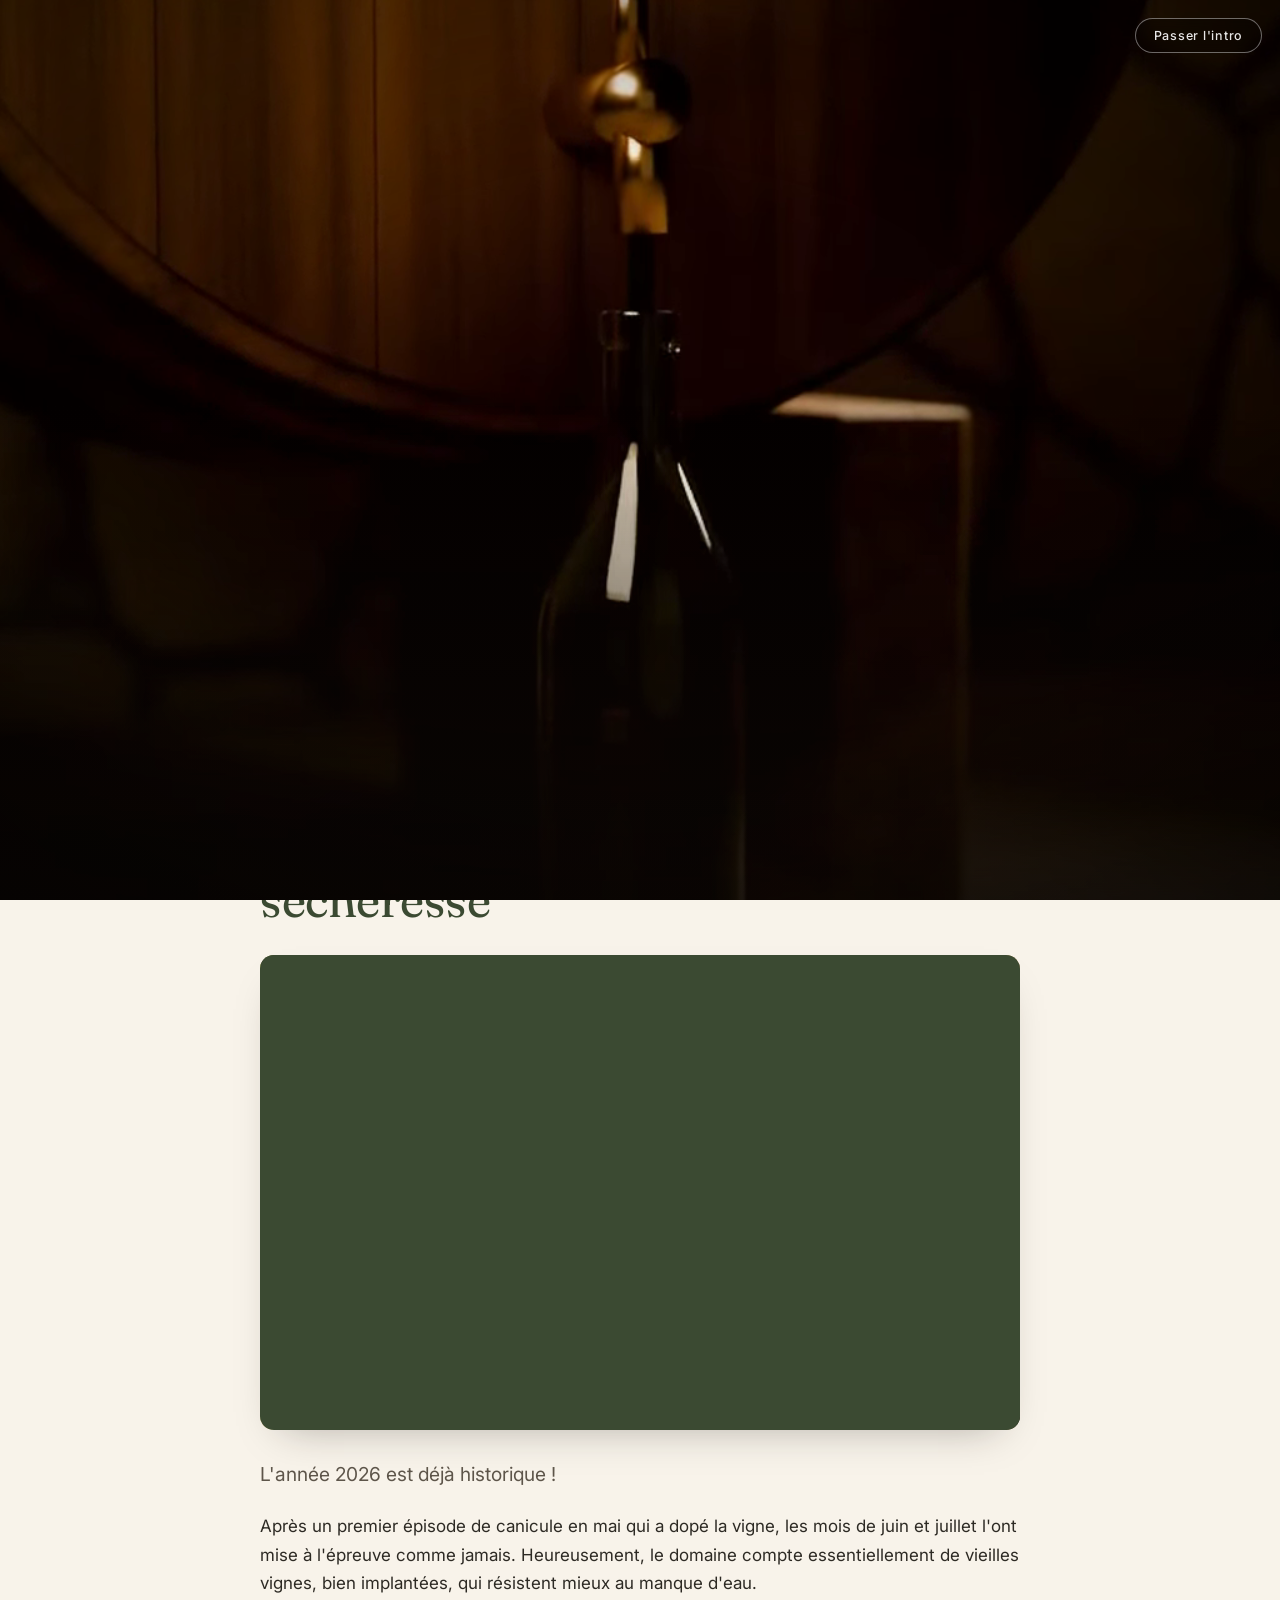
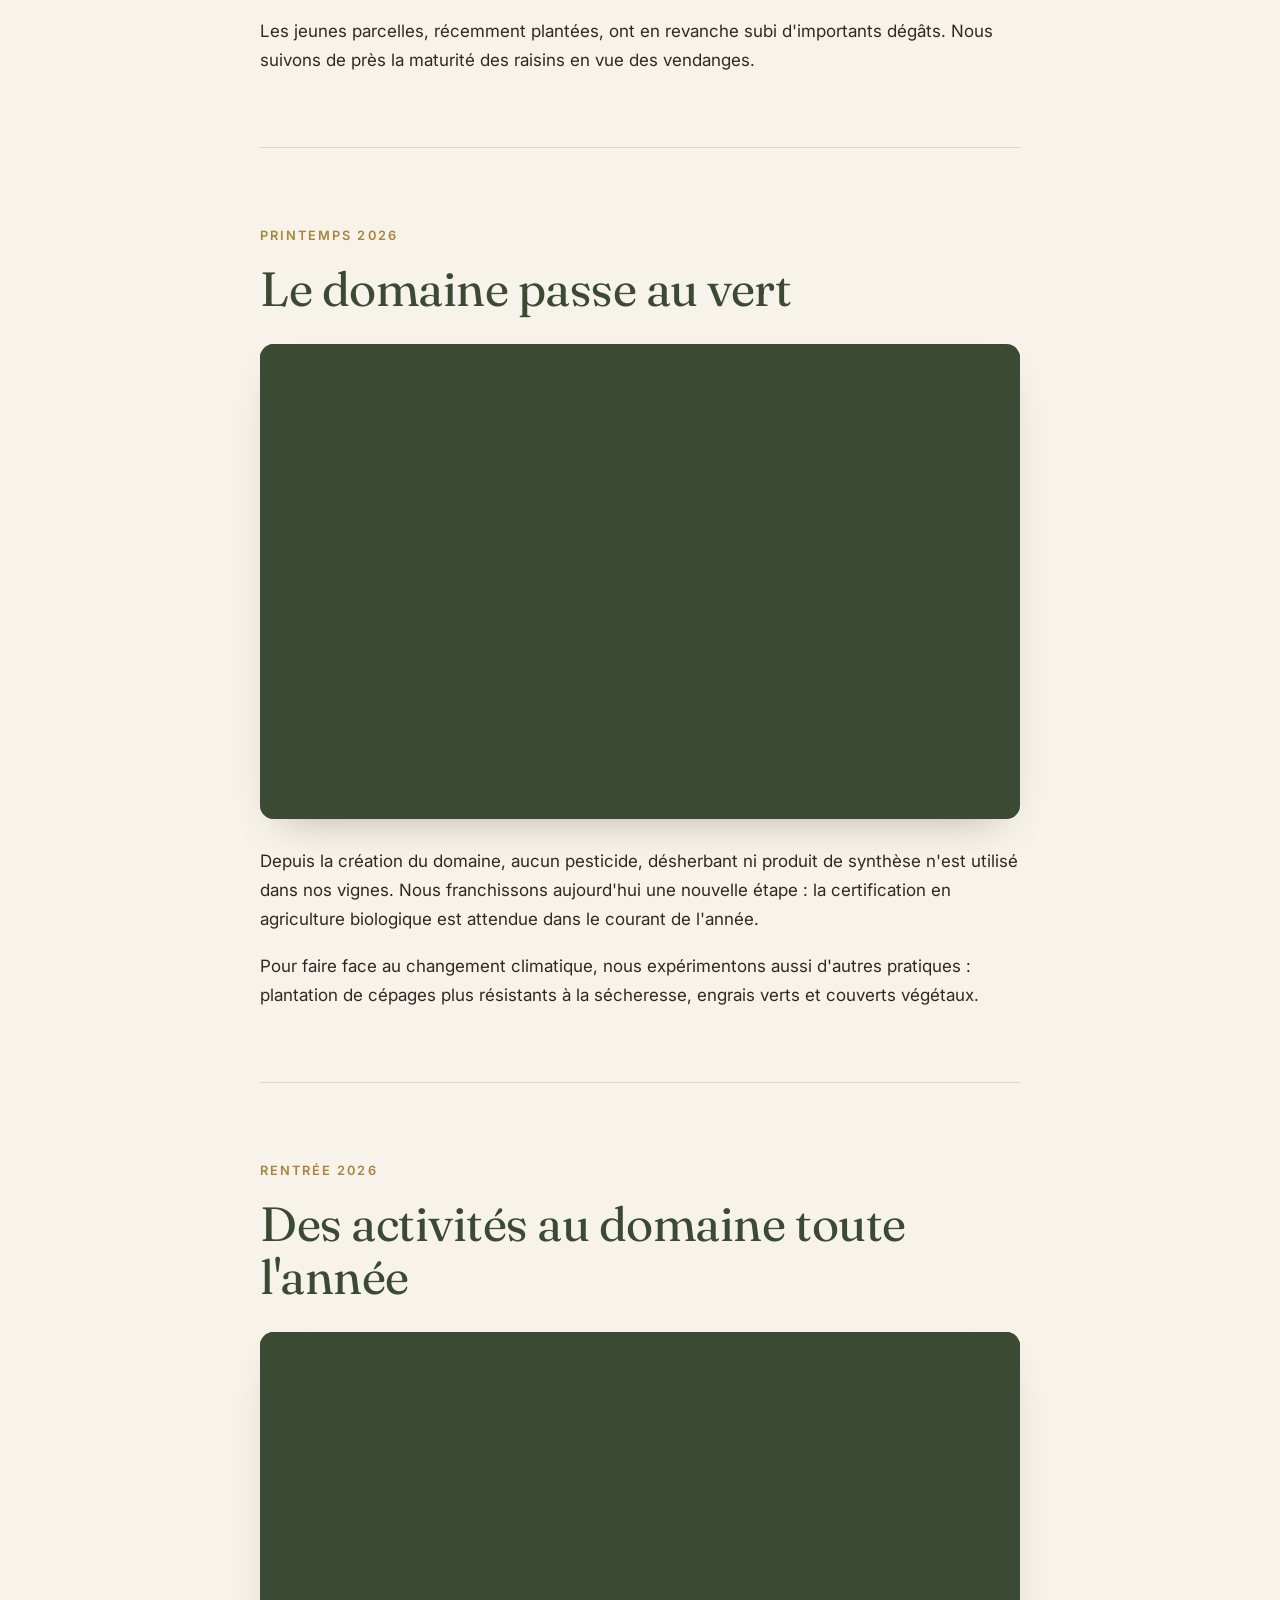
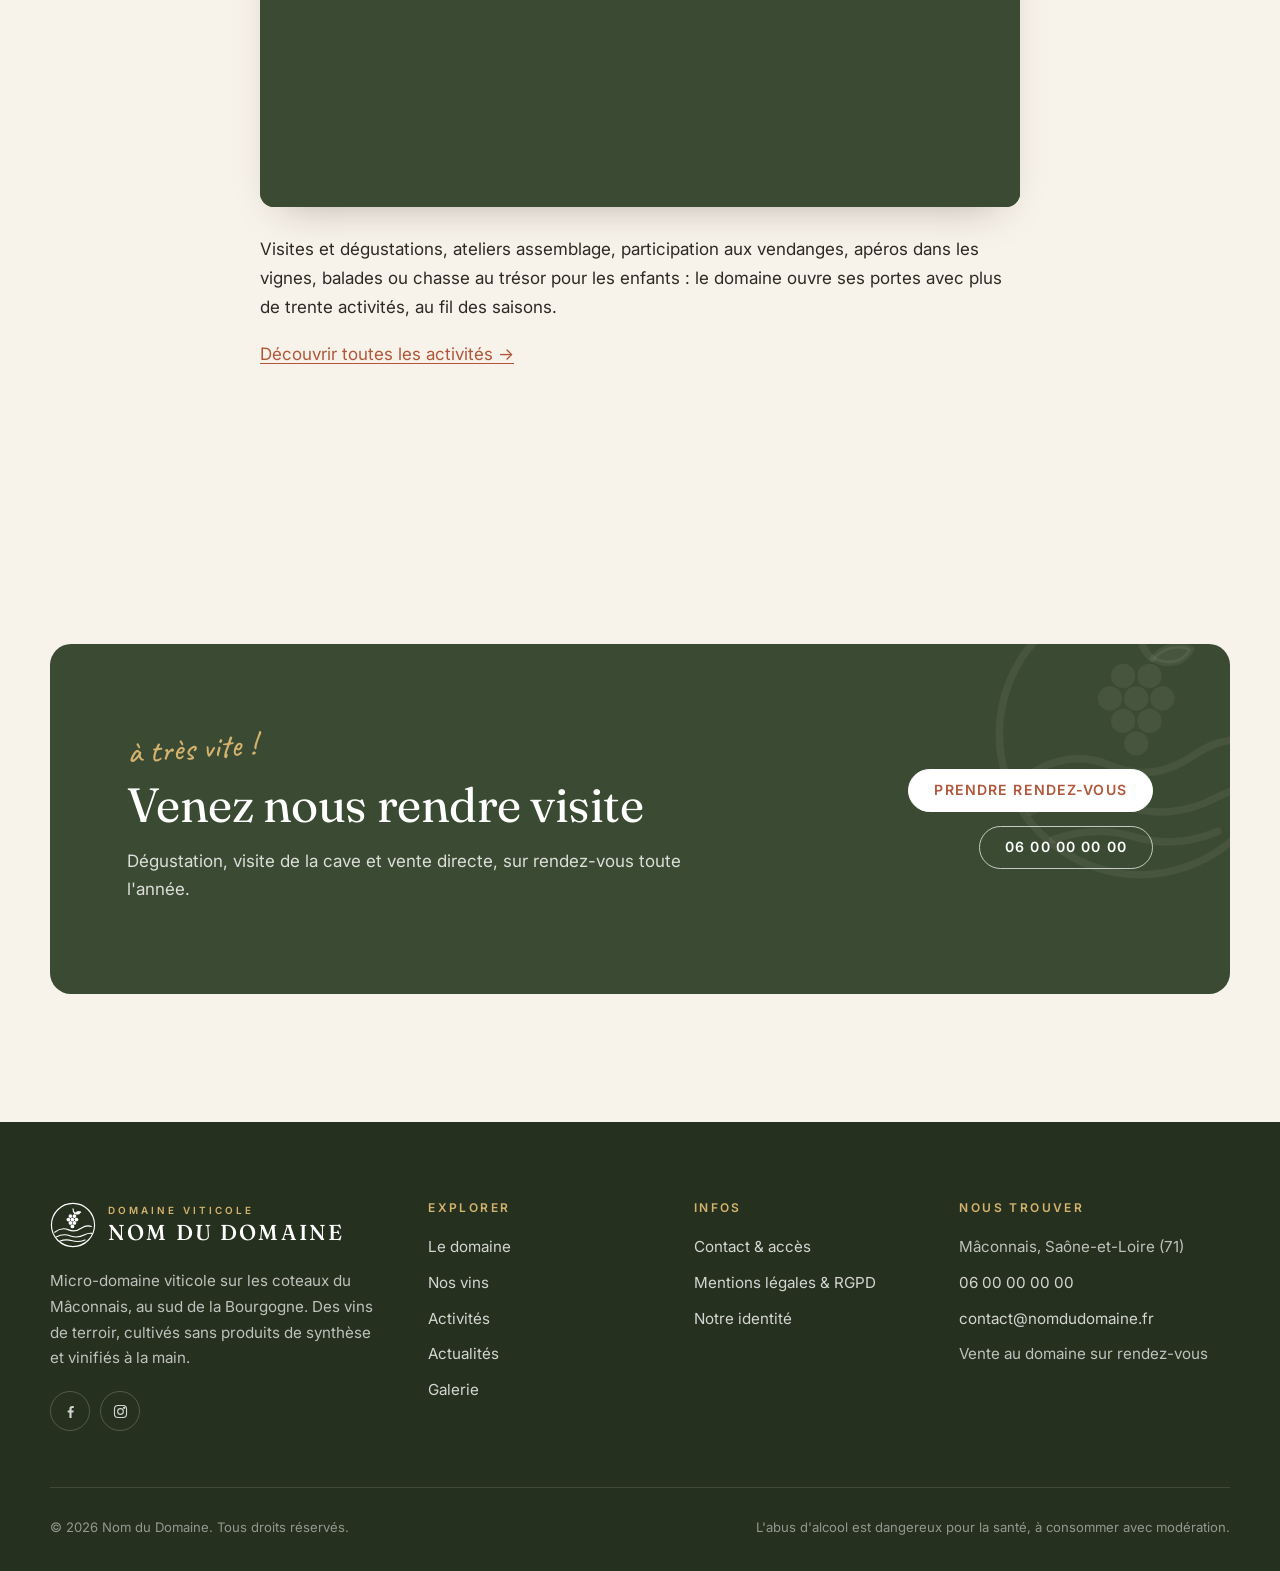
<file: actualites.html>
<!DOCTYPE html>
<html lang="fr">
<head>
  <meta charset="UTF-8">
  <meta name="viewport" content="width=device-width, initial-scale=1">
  <title>Actualités — Nom du Domaine</title>
  <meta name="description" content="Les dernières nouvelles du Nom du Domaine : millésimes, vendanges, engagements et événements.">
  <meta name="theme-color" content="#3b4a32">
  <meta property="og:title" content="Actualités — Nom du Domaine">
  <meta property="og:description" content="Les dernières nouvelles du Nom du Domaine : millésimes, vendanges, engagements et événements.">
  <meta property="og:type" content="website">
  <link rel="icon" href="assets/favicon.svg" type="image/svg+xml">
  <link rel="preconnect" href="https://fonts.googleapis.com">
  <link rel="preconnect" href="https://fonts.gstatic.com" crossorigin>
  <link href="https://fonts.googleapis.com/css2?family=Fraunces:ital,opsz,wght@0,9..144,400;0,9..144,500;0,9..144,600;1,9..144,400&family=Caveat:wght@500&family=Inter:wght@400;500;600&display=swap" rel="stylesheet">
  <link rel="stylesheet" href="css/style.css">
  <script>(function(d){d.classList.add("js");try{var r=window.matchMedia&&matchMedia("(prefers-reduced-motion: reduce)").matches,s=navigator.connection&&navigator.connection.saveData;if(!r&&!s&&!sessionStorage.getItem("intro-vue"))d.classList.add("show-intro")}catch(e){}})(document.documentElement);</script>
</head>
<body>
  <div class="intro" aria-hidden="true">
    <video class="intro__video" muted playsinline preload="auto" data-src="assets/video/intro" data-src-mobile="assets/video/intro-mobile"></video>
    <div class="intro__shade"></div>
    <div class="intro__copy">
      <span class="hand">bienvenue au domaine !</span>
      <strong>NOM DU DOMAINE</strong>
      <small>DOMAINE VITICOLE · Mâconnais</small>
    </div>
    <div class="intro__age" role="dialog" aria-label="Vérification de l'âge">
      <p>Ce site présente des boissons alcoolisées. Avez-vous l'âge légal pour en consommer ?</p>
      <div class="btn-row">
        <button class="btn btn--light" type="button" data-intro-yes>J'ai 18 ans ou plus</button>
        <button class="btn btn--outline-light" type="button" data-intro-no>J'ai moins de 18 ans</button>
      </div>
    </div>
    <button class="intro__skip" type="button">Passer l'intro</button>
  </div>
  <a class="skip-link" href="#contenu">Aller au contenu</a>

  <header class="site-header">
    <div class="container">
      <a class="brand" href="index.html" aria-label="Nom du Domaine — accueil"><svg viewBox="0 0 64 64" fill="none" stroke="currentColor" stroke-linecap="round" stroke-linejoin="round" aria-hidden="true"><circle cx="32" cy="32" r="30" stroke-width="1.6"/><path d="M32 9.5c0 3 .8 5 2.6 6.4" stroke-width="1.6"/><path d="M34.6 15.9c2.4-2.9 6.2-3.3 8.4-2-1.2 2.6-4.6 4.2-8.4 2Z" fill="currentColor" stroke-width="1.2"/><g fill="currentColor" stroke="none"><circle cx="28.4" cy="19.6" r="2.6"/><circle cx="34" cy="19.6" r="2.6"/><circle cx="25.6" cy="24.4" r="2.6"/><circle cx="31.2" cy="24.4" r="2.6"/><circle cx="36.8" cy="24.4" r="2.6"/><circle cx="28.4" cy="29.2" r="2.6"/><circle cx="34" cy="29.2" r="2.6"/><circle cx="31.2" cy="34" r="2.6"/></g><path d="M6.5 42c6-4.6 12.5-6.2 19.5-3.2 6.4 2.8 12.3 1.4 18-2.6 4.2-2.9 9-3.6 13.6-2.2" stroke-width="1.6"/><path d="M8.6 48.6c6.6-3.4 13.2-4 20-1.4 6.6 2.5 13.6 1.6 19.6-1.6 3.4-1.8 6.6-2.4 9.8-2" stroke-width="1.6"/><path d="M13.4 54.6c5.8-2.2 11.6-2.4 17.6-.6 5.8 1.7 11.8 1.2 17.6-1.2" stroke-width="1.6"/></svg><span class="brand-text"><small>DOMAINE VITICOLE</small><strong>NOM DU DOMAINE</strong></span></a>
      <button class="nav-toggle" type="button" aria-label="Ouvrir le menu" aria-expanded="false" aria-controls="menu"><span></span></button>
      <nav class="nav" id="menu" aria-label="Navigation principale">
        <ul><li><a href="index.html">Accueil</a></li><li><a href="domaine.html">Le domaine</a></li><li><a href="vins.html">Nos vins</a></li><li><a href="activites.html">Activités</a></li><li><a href="actualites.html" aria-current="page">Actualités</a></li><li><a href="galerie.html">Galerie</a></li><li><a class="btn" href="contact.html">Contact</a></li></ul>
      </nav>
    </div>
  </header>

  <main id="contenu">
    <section class="page-hero">
      <div class="blob"></div>
      <div class="container page-hero__grid">
        <div>
          <p class="breadcrumb"><a href="index.html">Accueil</a> / Actualités</p>
          <span class="eyebrow">Actualités</span>
          <h1>La vie du domaine</h1>
          <p>Les nouvelles des vignes et de la cave, au fil des saisons.</p>
        </div>
        <div class="visual"><img src="assets/img/grappes-detail.jpg" alt="" style="object-position:center"></div>
      </div>
    </section>

    <section class="section">
      <div class="container">
        <article class="article reveal" id="secheresse">
          <time datetime="2026-07-17">17 juillet 2026</time>
          <h2>2026, un millésime influencé par la sécheresse</h2>
          <div class="visual visual--wide" style="margin:28px 0"><img src="assets/img/secheresse-jeune-plant.jpg" alt="Jeune plant de vigne desséché par la sécheresse" loading="lazy" style="object-position:center 40%"></div>
          <p class="lead">L'année 2026 est déjà historique !</p>
          <p>Après un premier épisode de canicule en mai qui a dopé la vigne, les mois de juin et juillet l'ont mise à l'épreuve comme jamais. Heureusement, le domaine compte essentiellement de vieilles vignes, bien implantées, qui résistent mieux au manque d'eau.</p>
          <p>Les jeunes parcelles, récemment plantées, ont en revanche subi d'importants dégâts. Nous suivons de près la maturité des raisins en vue des vendanges.</p>
        </article>

        <article class="article reveal" id="bio">
          <time datetime="2026-04-02">Printemps 2026</time>
          <h2>Le domaine passe au vert</h2>
          <div class="visual visual--wide" style="margin:28px 0"><img src="assets/img/grappes-vigne.jpg" alt="Grappes vertes sur la vigne" loading="lazy" style="object-position:center 40%"></div>
          <p>Depuis la création du domaine, aucun pesticide, désherbant ni produit de synthèse n'est utilisé dans nos vignes. Nous franchissons aujourd'hui une nouvelle étape : la certification en agriculture biologique est attendue dans le courant de l'année.</p>
          <p>Pour faire face au changement climatique, nous expérimentons aussi d'autres pratiques : plantation de cépages plus résistants à la sécheresse, engrais verts et couverts végétaux.</p>
        </article>

        <article class="article reveal" id="activites">
          <time datetime="2026-09-01">Rentrée 2026</time>
          <h2>Des activités au domaine toute l'année</h2>
          <div class="visual visual--wide" style="margin:28px 0"><img src="assets/img/grappes-mains.jpg" alt="Raisins dans les mains du vigneron" loading="lazy" style="object-position:center"></div>
          <p>Visites et dégustations, ateliers assemblage, participation aux vendanges, apéros dans les vignes, balades ou chasse au trésor pour les enfants : le domaine ouvre ses portes avec plus de trente activités, au fil des saisons.</p>
          <p><a href="activites.html">Découvrir toutes les activités →</a></p>
        </article>
      </div>
    </section>

    <section class="section">
      <div class="container">
        <div class="cta reveal">
          <div class="cta__mark"><svg viewBox="0 0 64 64" fill="none" stroke="currentColor" stroke-linecap="round" stroke-linejoin="round" aria-hidden="true"><circle cx="32" cy="32" r="30" stroke-width="1.6"/><path d="M32 9.5c0 3 .8 5 2.6 6.4" stroke-width="1.6"/><path d="M34.6 15.9c2.4-2.9 6.2-3.3 8.4-2-1.2 2.6-4.6 4.2-8.4 2Z" fill="currentColor" stroke-width="1.2"/><g fill="currentColor" stroke="none"><circle cx="28.4" cy="19.6" r="2.6"/><circle cx="34" cy="19.6" r="2.6"/><circle cx="25.6" cy="24.4" r="2.6"/><circle cx="31.2" cy="24.4" r="2.6"/><circle cx="36.8" cy="24.4" r="2.6"/><circle cx="28.4" cy="29.2" r="2.6"/><circle cx="34" cy="29.2" r="2.6"/><circle cx="31.2" cy="34" r="2.6"/></g><path d="M6.5 42c6-4.6 12.5-6.2 19.5-3.2 6.4 2.8 12.3 1.4 18-2.6 4.2-2.9 9-3.6 13.6-2.2" stroke-width="1.6"/><path d="M8.6 48.6c6.6-3.4 13.2-4 20-1.4 6.6 2.5 13.6 1.6 19.6-1.6 3.4-1.8 6.6-2.4 9.8-2" stroke-width="1.6"/><path d="M13.4 54.6c5.8-2.2 11.6-2.4 17.6-.6 5.8 1.7 11.8 1.2 17.6-1.2" stroke-width="1.6"/></svg></div>
          <div>
            <span class="hand">à très vite !</span>
            <h2>Venez nous rendre visite</h2>
            <p>Dégustation, visite de la cave et vente directe, sur rendez-vous toute l'année.</p>
          </div>
          <div class="btn-row">
            <a class="btn btn--light" href="contact.html">Prendre rendez-vous</a>
            <a class="btn btn--outline-light" href="tel:+33600000000">06 00 00 00 00</a>
          </div>
        </div>
      </div>
    </section>
  </main>

  <footer class="site-footer">
    <div class="container">
      <div class="footer-grid">
        <div>
          <a class="brand" href="index.html"><svg viewBox="0 0 64 64" fill="none" stroke="currentColor" stroke-linecap="round" stroke-linejoin="round" aria-hidden="true"><circle cx="32" cy="32" r="30" stroke-width="1.6"/><path d="M32 9.5c0 3 .8 5 2.6 6.4" stroke-width="1.6"/><path d="M34.6 15.9c2.4-2.9 6.2-3.3 8.4-2-1.2 2.6-4.6 4.2-8.4 2Z" fill="currentColor" stroke-width="1.2"/><g fill="currentColor" stroke="none"><circle cx="28.4" cy="19.6" r="2.6"/><circle cx="34" cy="19.6" r="2.6"/><circle cx="25.6" cy="24.4" r="2.6"/><circle cx="31.2" cy="24.4" r="2.6"/><circle cx="36.8" cy="24.4" r="2.6"/><circle cx="28.4" cy="29.2" r="2.6"/><circle cx="34" cy="29.2" r="2.6"/><circle cx="31.2" cy="34" r="2.6"/></g><path d="M6.5 42c6-4.6 12.5-6.2 19.5-3.2 6.4 2.8 12.3 1.4 18-2.6 4.2-2.9 9-3.6 13.6-2.2" stroke-width="1.6"/><path d="M8.6 48.6c6.6-3.4 13.2-4 20-1.4 6.6 2.5 13.6 1.6 19.6-1.6 3.4-1.8 6.6-2.4 9.8-2" stroke-width="1.6"/><path d="M13.4 54.6c5.8-2.2 11.6-2.4 17.6-.6 5.8 1.7 11.8 1.2 17.6-1.2" stroke-width="1.6"/></svg><span class="brand-text"><small>DOMAINE VITICOLE</small><strong>NOM DU DOMAINE</strong></span></a>
          <p>Micro-domaine viticole sur les coteaux du Mâconnais, au sud de la Bourgogne. Des vins de terroir, cultivés sans produits de synthèse et vinifiés à la main.</p>
          <div class="socials">
            <a href="#" aria-label="Facebook"><svg viewBox="0 0 24 24" fill="currentColor"><path d="M13.5 21v-7.5h2.6l.4-3h-3V8.6c0-.9.3-1.5 1.5-1.5h1.6V4.4c-.3 0-1.2-.1-2.3-.1-2.3 0-3.8 1.4-3.8 3.9v2.3H8v3h2.5V21h3Z"/></svg></a>
            <a href="#" aria-label="Instagram"><svg viewBox="0 0 24 24" fill="none" stroke="currentColor" stroke-width="1.6"><rect x="3.5" y="3.5" width="17" height="17" rx="5"/><circle cx="12" cy="12" r="4"/><circle cx="17.2" cy="6.8" r=".8" fill="currentColor"/></svg></a>
          </div>
        </div>
        <div>
          <h4>Explorer</h4>
          <ul>
            <li><a href="domaine.html">Le domaine</a></li>
            <li><a href="vins.html">Nos vins</a></li>
            <li><a href="activites.html">Activités</a></li>
            <li><a href="actualites.html">Actualités</a></li>
            <li><a href="galerie.html">Galerie</a></li>
          </ul>
        </div>
        <div>
          <h4>Infos</h4>
          <ul>
            <li><a href="contact.html">Contact &amp; accès</a></li>
            <li><a href="mentions-legales.html">Mentions légales &amp; RGPD</a></li>
            <li><a href="marque.html">Notre identité</a></li>
          </ul>
        </div>
        <div>
          <h4>Nous trouver</h4>
          <ul>
            <li>Mâconnais, Saône-et-Loire (71)</li>
            <li><a href="tel:+33600000000">06 00 00 00 00</a></li>
            <li><a href="mailto:contact@nomdudomaine.fr">contact@nomdudomaine.fr</a></li>
            <li>Vente au domaine sur rendez-vous</li>
          </ul>
        </div>
      </div>
      <div class="footer-bottom">
        <p>© <span data-year>2026</span> Nom du Domaine. Tous droits réservés.</p>
        <p>L'abus d'alcool est dangereux pour la santé, à consommer avec modération.</p>
      </div>
    </div>
  </footer>

  <div class="age-gate" role="dialog" aria-modal="true" aria-labelledby="age-title">
    <div class="age-gate__box">
      <svg viewBox="0 0 64 64" fill="none" stroke="currentColor" stroke-linecap="round" stroke-linejoin="round" aria-hidden="true"><circle cx="32" cy="32" r="30" stroke-width="1.6"/><path d="M32 9.5c0 3 .8 5 2.6 6.4" stroke-width="1.6"/><path d="M34.6 15.9c2.4-2.9 6.2-3.3 8.4-2-1.2 2.6-4.6 4.2-8.4 2Z" fill="currentColor" stroke-width="1.2"/><g fill="currentColor" stroke="none"><circle cx="28.4" cy="19.6" r="2.6"/><circle cx="34" cy="19.6" r="2.6"/><circle cx="25.6" cy="24.4" r="2.6"/><circle cx="31.2" cy="24.4" r="2.6"/><circle cx="36.8" cy="24.4" r="2.6"/><circle cx="28.4" cy="29.2" r="2.6"/><circle cx="34" cy="29.2" r="2.6"/><circle cx="31.2" cy="34" r="2.6"/></g><path d="M6.5 42c6-4.6 12.5-6.2 19.5-3.2 6.4 2.8 12.3 1.4 18-2.6 4.2-2.9 9-3.6 13.6-2.2" stroke-width="1.6"/><path d="M8.6 48.6c6.6-3.4 13.2-4 20-1.4 6.6 2.5 13.6 1.6 19.6-1.6 3.4-1.8 6.6-2.4 9.8-2" stroke-width="1.6"/><path d="M13.4 54.6c5.8-2.2 11.6-2.4 17.6-.6 5.8 1.7 11.8 1.2 17.6-1.2" stroke-width="1.6"/></svg>
      <h2 id="age-title">Bienvenue au domaine</h2>
      <p>Ce site présente des boissons alcoolisées. Pour y accéder, vous devez avoir l'âge légal de consommer de l'alcool dans votre pays.</p>
      <div class="btn-row">
        <button class="btn" type="button" data-age-yes>J'ai 18 ans ou plus</button>
        <button class="btn btn--ghost" type="button" data-age-no>J'ai moins de 18 ans</button>
      </div>
      <p class="age-gate__legal">L'abus d'alcool est dangereux pour la santé, à consommer avec modération.</p>
    </div>
  </div>

  <script src="js/main.js"></script>
</body>
</html>
</file>
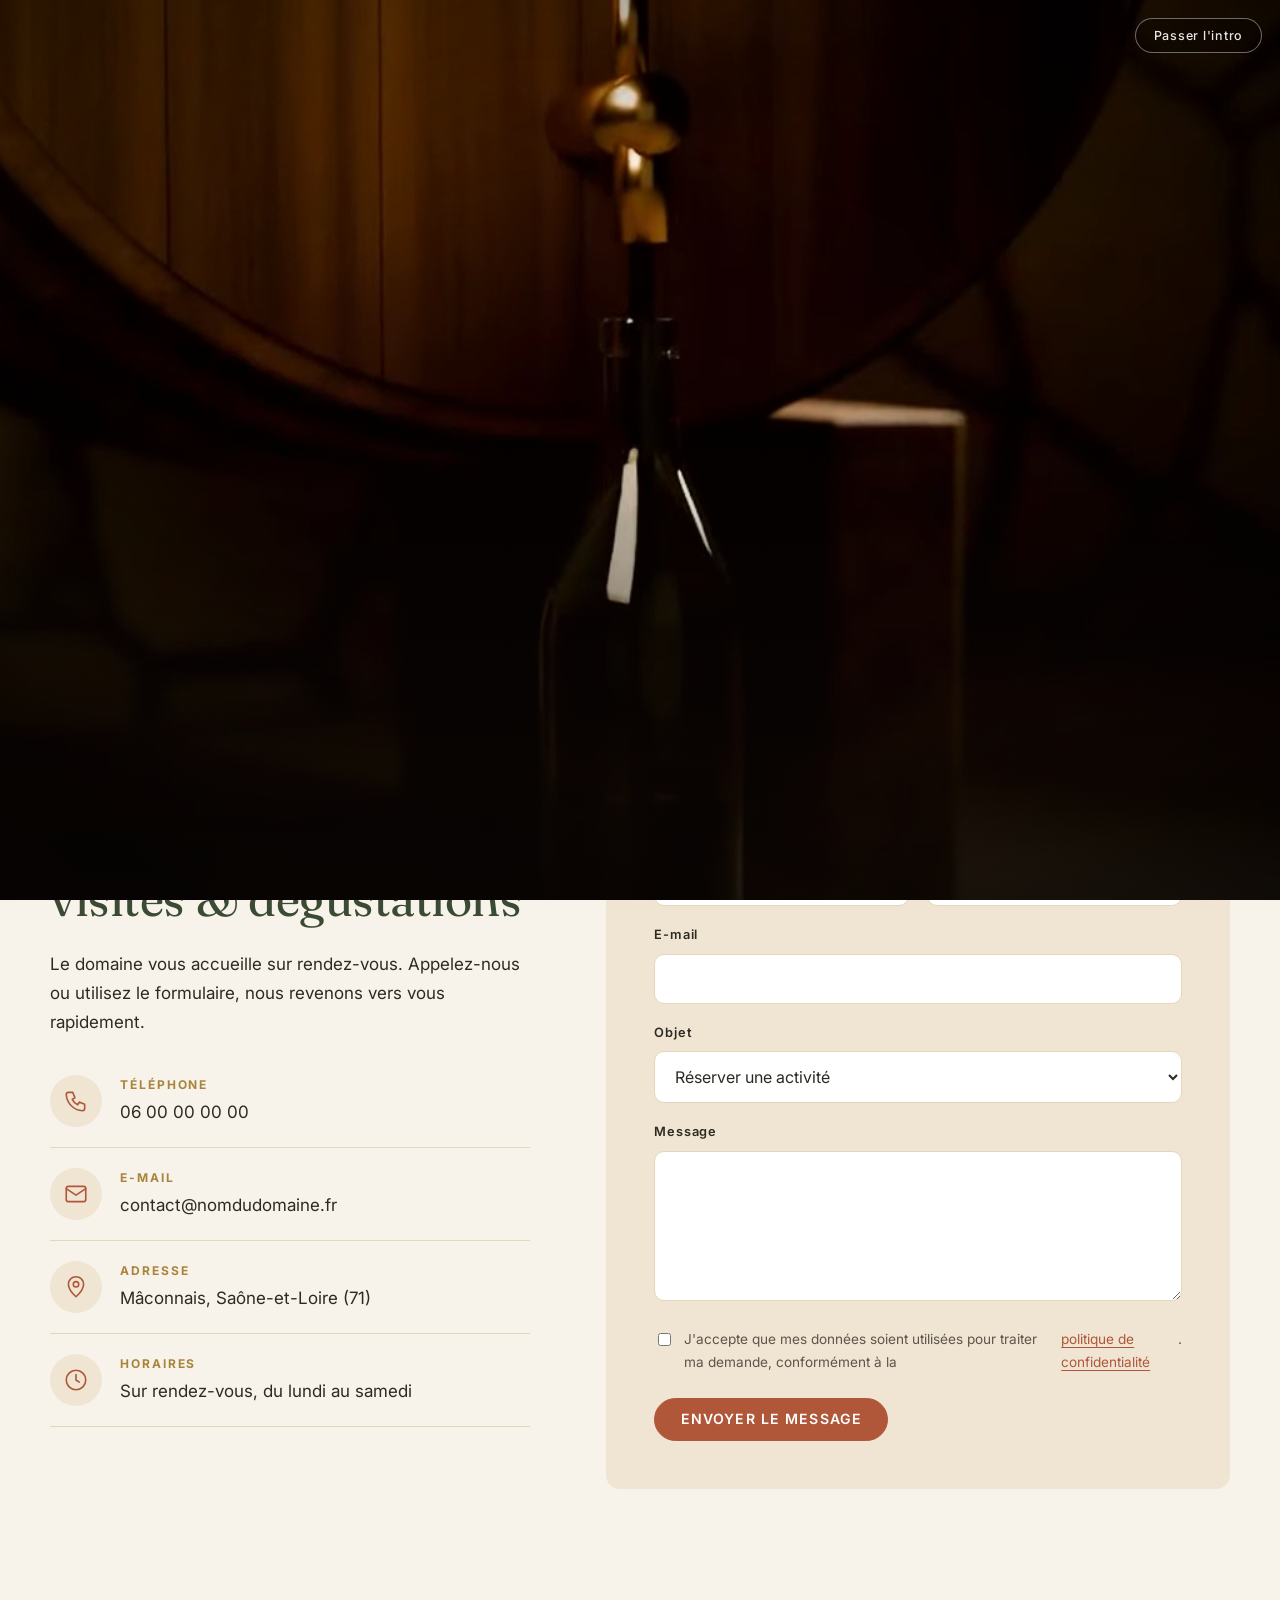
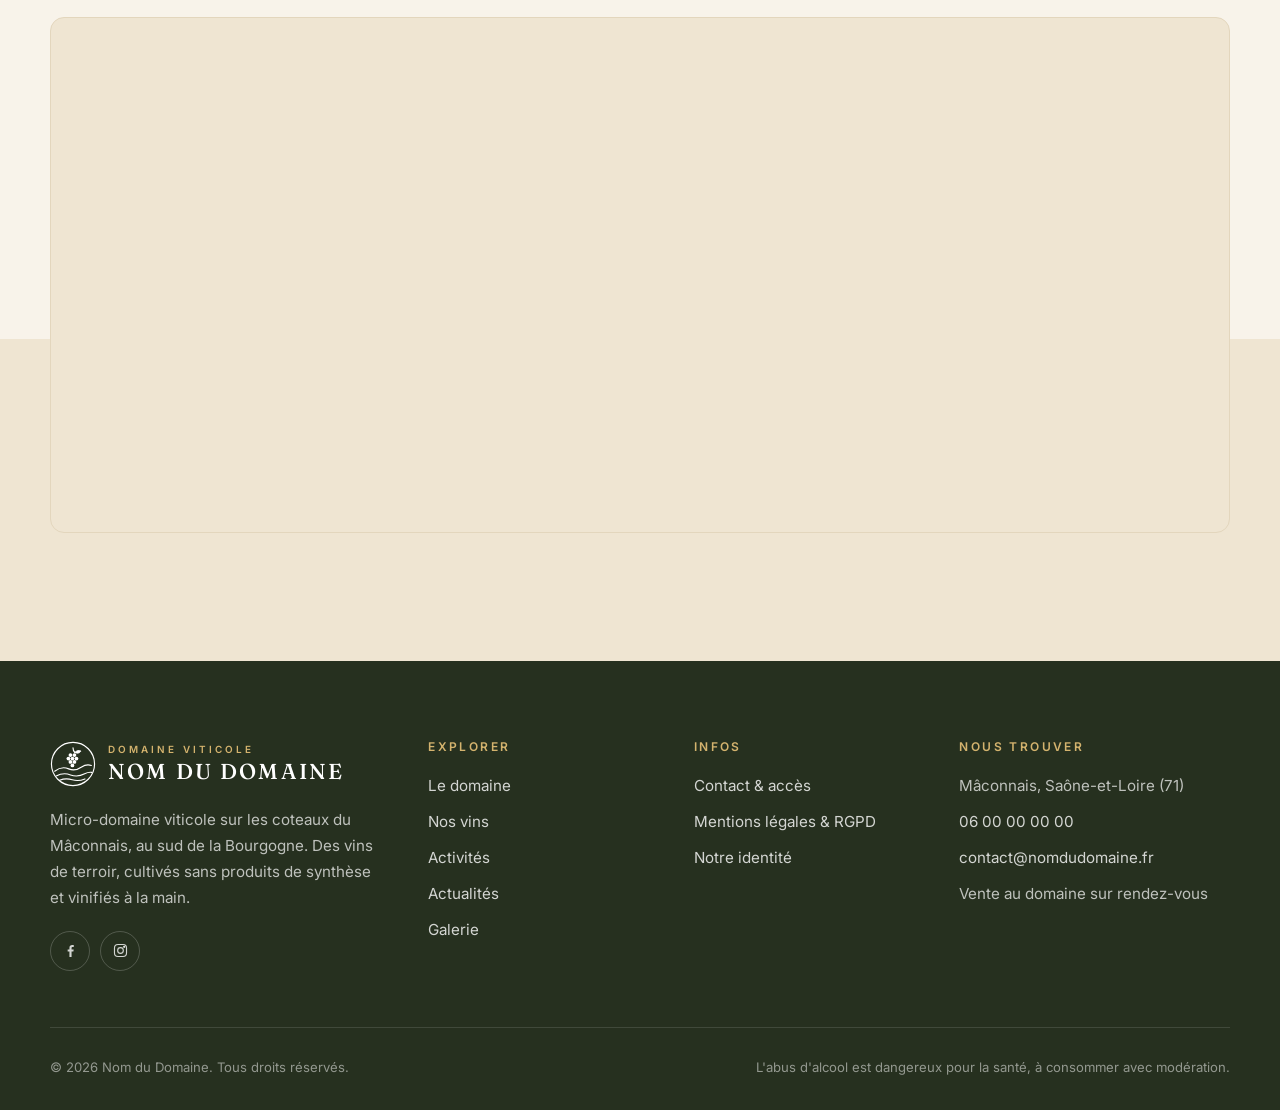
<file: contact.html>
<!DOCTYPE html>
<html lang="fr">
<head>
  <meta charset="UTF-8">
  <meta name="viewport" content="width=device-width, initial-scale=1">
  <title>Contact — Nom du Domaine</title>
  <meta name="description" content="Contactez le Nom du Domaine, dans le Mâconnais (Saône-et-Loire) : commandes, visites et dégustations sur rendez-vous.">
  <meta name="theme-color" content="#3b4a32">
  <meta property="og:title" content="Contact — Nom du Domaine">
  <meta property="og:description" content="Contactez le Nom du Domaine, dans le Mâconnais (Saône-et-Loire) : commandes, visites et dégustations sur rendez-vous.">
  <meta property="og:type" content="website">
  <link rel="icon" href="assets/favicon.svg" type="image/svg+xml">
  <link rel="preconnect" href="https://fonts.googleapis.com">
  <link rel="preconnect" href="https://fonts.gstatic.com" crossorigin>
  <link href="https://fonts.googleapis.com/css2?family=Fraunces:ital,opsz,wght@0,9..144,400;0,9..144,500;0,9..144,600;1,9..144,400&family=Caveat:wght@500&family=Inter:wght@400;500;600&display=swap" rel="stylesheet">
  <link rel="stylesheet" href="css/style.css">
  <script>(function(d){d.classList.add("js");try{var r=window.matchMedia&&matchMedia("(prefers-reduced-motion: reduce)").matches,s=navigator.connection&&navigator.connection.saveData;if(!r&&!s&&!sessionStorage.getItem("intro-vue"))d.classList.add("show-intro")}catch(e){}})(document.documentElement);</script>
</head>
<body>
  <div class="intro" aria-hidden="true">
    <video class="intro__video" muted playsinline preload="auto" data-src="assets/video/intro" data-src-mobile="assets/video/intro-mobile"></video>
    <div class="intro__shade"></div>
    <div class="intro__copy">
      <span class="hand">bienvenue au domaine !</span>
      <strong>NOM DU DOMAINE</strong>
      <small>DOMAINE VITICOLE · Mâconnais</small>
    </div>
    <div class="intro__age" role="dialog" aria-label="Vérification de l'âge">
      <p>Ce site présente des boissons alcoolisées. Avez-vous l'âge légal pour en consommer ?</p>
      <div class="btn-row">
        <button class="btn btn--light" type="button" data-intro-yes>J'ai 18 ans ou plus</button>
        <button class="btn btn--outline-light" type="button" data-intro-no>J'ai moins de 18 ans</button>
      </div>
    </div>
    <button class="intro__skip" type="button">Passer l'intro</button>
  </div>
  <a class="skip-link" href="#contenu">Aller au contenu</a>

  <header class="site-header">
    <div class="container">
      <a class="brand" href="index.html" aria-label="Nom du Domaine — accueil"><svg viewBox="0 0 64 64" fill="none" stroke="currentColor" stroke-linecap="round" stroke-linejoin="round" aria-hidden="true"><circle cx="32" cy="32" r="30" stroke-width="1.6"/><path d="M32 9.5c0 3 .8 5 2.6 6.4" stroke-width="1.6"/><path d="M34.6 15.9c2.4-2.9 6.2-3.3 8.4-2-1.2 2.6-4.6 4.2-8.4 2Z" fill="currentColor" stroke-width="1.2"/><g fill="currentColor" stroke="none"><circle cx="28.4" cy="19.6" r="2.6"/><circle cx="34" cy="19.6" r="2.6"/><circle cx="25.6" cy="24.4" r="2.6"/><circle cx="31.2" cy="24.4" r="2.6"/><circle cx="36.8" cy="24.4" r="2.6"/><circle cx="28.4" cy="29.2" r="2.6"/><circle cx="34" cy="29.2" r="2.6"/><circle cx="31.2" cy="34" r="2.6"/></g><path d="M6.5 42c6-4.6 12.5-6.2 19.5-3.2 6.4 2.8 12.3 1.4 18-2.6 4.2-2.9 9-3.6 13.6-2.2" stroke-width="1.6"/><path d="M8.6 48.6c6.6-3.4 13.2-4 20-1.4 6.6 2.5 13.6 1.6 19.6-1.6 3.4-1.8 6.6-2.4 9.8-2" stroke-width="1.6"/><path d="M13.4 54.6c5.8-2.2 11.6-2.4 17.6-.6 5.8 1.7 11.8 1.2 17.6-1.2" stroke-width="1.6"/></svg><span class="brand-text"><small>DOMAINE VITICOLE</small><strong>NOM DU DOMAINE</strong></span></a>
      <button class="nav-toggle" type="button" aria-label="Ouvrir le menu" aria-expanded="false" aria-controls="menu"><span></span></button>
      <nav class="nav" id="menu" aria-label="Navigation principale">
        <ul><li><a href="index.html">Accueil</a></li><li><a href="domaine.html">Le domaine</a></li><li><a href="vins.html">Nos vins</a></li><li><a href="activites.html">Activités</a></li><li><a href="actualites.html">Actualités</a></li><li><a href="galerie.html">Galerie</a></li><li><a class="btn" href="contact.html" aria-current="page">Contact</a></li></ul>
      </nav>
    </div>
  </header>

  <main id="contenu">
    <section class="page-hero">
      <div class="blob"></div>
      <div class="container page-hero__grid">
        <div>
          <p class="breadcrumb"><a href="index.html">Accueil</a> / Contact</p>
          <span class="eyebrow">Contact</span>
          <h1>Parlons vin</h1>
          <p>Une question, une commande, une visite ? Nous vous répondons avec plaisir.</p>
        </div>
        <div class="visual"><img src="assets/img/grappes-mains.jpg" alt="" style="object-position:center"></div>
      </div>
    </section>

    <section class="section">
      <div class="container contact-grid">
        <div class="reveal">
          <span class="eyebrow">Nous joindre</span>
          <h2>Vente au domaine, visites &amp; dégustations</h2>
          <p>Le domaine vous accueille sur rendez-vous. Appelez-nous ou utilisez le formulaire, nous revenons vers vous rapidement.</p>
          <ul class="contact-list">
            <li><span class="card__icon"><svg viewBox="0 0 24 24" fill="none" stroke="currentColor" stroke-width="1.5" stroke-linecap="round" stroke-linejoin="round"><path d="M5 4h4l2 5-2.5 1.5a11 11 0 0 0 5 5L15 13l5 2v4a2 2 0 0 1-2 2A16 16 0 0 1 3 6a2 2 0 0 1 2-2"/></svg></span><div><strong>Téléphone</strong><a href="tel:+33600000000">06 00 00 00 00</a></div></li>
            <li><span class="card__icon"><svg viewBox="0 0 24 24" fill="none" stroke="currentColor" stroke-width="1.5" stroke-linecap="round" stroke-linejoin="round"><rect x="3" y="5" width="18" height="14" rx="2"/><path d="m3 7 9 6 9-6"/></svg></span><div><strong>E-mail</strong><a href="mailto:contact@nomdudomaine.fr">contact@nomdudomaine.fr</a></div></li>
            <li><span class="card__icon"><svg viewBox="0 0 24 24" fill="none" stroke="currentColor" stroke-width="1.5" stroke-linecap="round" stroke-linejoin="round"><path d="M12 21s-7-6.2-7-11.5a7 7 0 0 1 14 0C19 14.8 12 21 12 21Z"/><circle cx="12" cy="9.5" r="2.5"/></svg></span><div><strong>Adresse</strong>Mâconnais, Saône-et-Loire (71)</div></li>
            <li><span class="card__icon"><svg viewBox="0 0 24 24" fill="none" stroke="currentColor" stroke-width="1.5" stroke-linecap="round" stroke-linejoin="round"><circle cx="12" cy="12" r="9"/><path d="M12 7v5l3 2"/></svg></span><div><strong>Horaires</strong>Sur rendez-vous, du lundi au samedi</div></li>
          </ul>
        </div>
        <form class="form reveal" id="contact-form" data-to="contact@nomdudomaine.fr">
          <div class="form-row">
            <div class="field"><label for="nom">Nom &amp; prénom</label><input id="nom" name="nom" required autocomplete="name"></div>
            <div class="field"><label for="tel">Téléphone</label><input id="tel" name="tel" type="tel" autocomplete="tel"></div>
          </div>
          <div class="field"><label for="email">E-mail</label><input id="email" name="email" type="email" required autocomplete="email"></div>
          <div class="field"><label for="sujet">Objet</label>
            <select id="sujet" name="sujet">
              <option>Réserver une activité</option>
              <option>Commander du vin</option>
              <option>Bon cadeau</option>
              <option>Groupe, entreprise ou privatisation</option>
              <option>Demande professionnelle</option>
              <option>Autre demande</option>
            </select>
          </div>
          <div class="field"><label for="message">Message</label><textarea id="message" name="message" required></textarea></div>
          <label class="checkbox"><input type="checkbox" required> J'accepte que mes données soient utilisées pour traiter ma demande, conformément à la <a href="mentions-legales.html">politique de confidentialité</a>.</label>
          <button class="btn" type="submit">Envoyer le message</button>
          <p class="form-note" hidden>Votre messagerie s'ouvre avec votre message prérempli. Merci !</p>
        </form>
      </div>
    </section>

    <section class="section section--cream" style="padding-top:0;background:linear-gradient(var(--paper) 50%, var(--cream) 50%)">
      <div class="container">
        <div class="map reveal">
          <iframe title="Carte d'accès" loading="lazy" src="https://www.openstreetmap.org/export/embed.html?bbox=4.62%2C46.24%2C4.88%2C46.38&amp;layer=mapnik&amp;marker=46.31%2C4.75"></iframe>
        </div>
      </div>
    </section>
  </main>

  <footer class="site-footer">
    <div class="container">
      <div class="footer-grid">
        <div>
          <a class="brand" href="index.html"><svg viewBox="0 0 64 64" fill="none" stroke="currentColor" stroke-linecap="round" stroke-linejoin="round" aria-hidden="true"><circle cx="32" cy="32" r="30" stroke-width="1.6"/><path d="M32 9.5c0 3 .8 5 2.6 6.4" stroke-width="1.6"/><path d="M34.6 15.9c2.4-2.9 6.2-3.3 8.4-2-1.2 2.6-4.6 4.2-8.4 2Z" fill="currentColor" stroke-width="1.2"/><g fill="currentColor" stroke="none"><circle cx="28.4" cy="19.6" r="2.6"/><circle cx="34" cy="19.6" r="2.6"/><circle cx="25.6" cy="24.4" r="2.6"/><circle cx="31.2" cy="24.4" r="2.6"/><circle cx="36.8" cy="24.4" r="2.6"/><circle cx="28.4" cy="29.2" r="2.6"/><circle cx="34" cy="29.2" r="2.6"/><circle cx="31.2" cy="34" r="2.6"/></g><path d="M6.5 42c6-4.6 12.5-6.2 19.5-3.2 6.4 2.8 12.3 1.4 18-2.6 4.2-2.9 9-3.6 13.6-2.2" stroke-width="1.6"/><path d="M8.6 48.6c6.6-3.4 13.2-4 20-1.4 6.6 2.5 13.6 1.6 19.6-1.6 3.4-1.8 6.6-2.4 9.8-2" stroke-width="1.6"/><path d="M13.4 54.6c5.8-2.2 11.6-2.4 17.6-.6 5.8 1.7 11.8 1.2 17.6-1.2" stroke-width="1.6"/></svg><span class="brand-text"><small>DOMAINE VITICOLE</small><strong>NOM DU DOMAINE</strong></span></a>
          <p>Micro-domaine viticole sur les coteaux du Mâconnais, au sud de la Bourgogne. Des vins de terroir, cultivés sans produits de synthèse et vinifiés à la main.</p>
          <div class="socials">
            <a href="#" aria-label="Facebook"><svg viewBox="0 0 24 24" fill="currentColor"><path d="M13.5 21v-7.5h2.6l.4-3h-3V8.6c0-.9.3-1.5 1.5-1.5h1.6V4.4c-.3 0-1.2-.1-2.3-.1-2.3 0-3.8 1.4-3.8 3.9v2.3H8v3h2.5V21h3Z"/></svg></a>
            <a href="#" aria-label="Instagram"><svg viewBox="0 0 24 24" fill="none" stroke="currentColor" stroke-width="1.6"><rect x="3.5" y="3.5" width="17" height="17" rx="5"/><circle cx="12" cy="12" r="4"/><circle cx="17.2" cy="6.8" r=".8" fill="currentColor"/></svg></a>
          </div>
        </div>
        <div>
          <h4>Explorer</h4>
          <ul>
            <li><a href="domaine.html">Le domaine</a></li>
            <li><a href="vins.html">Nos vins</a></li>
            <li><a href="activites.html">Activités</a></li>
            <li><a href="actualites.html">Actualités</a></li>
            <li><a href="galerie.html">Galerie</a></li>
          </ul>
        </div>
        <div>
          <h4>Infos</h4>
          <ul>
            <li><a href="contact.html">Contact &amp; accès</a></li>
            <li><a href="mentions-legales.html">Mentions légales &amp; RGPD</a></li>
            <li><a href="marque.html">Notre identité</a></li>
          </ul>
        </div>
        <div>
          <h4>Nous trouver</h4>
          <ul>
            <li>Mâconnais, Saône-et-Loire (71)</li>
            <li><a href="tel:+33600000000">06 00 00 00 00</a></li>
            <li><a href="mailto:contact@nomdudomaine.fr">contact@nomdudomaine.fr</a></li>
            <li>Vente au domaine sur rendez-vous</li>
          </ul>
        </div>
      </div>
      <div class="footer-bottom">
        <p>© <span data-year>2026</span> Nom du Domaine. Tous droits réservés.</p>
        <p>L'abus d'alcool est dangereux pour la santé, à consommer avec modération.</p>
      </div>
    </div>
  </footer>

  <div class="age-gate" role="dialog" aria-modal="true" aria-labelledby="age-title">
    <div class="age-gate__box">
      <svg viewBox="0 0 64 64" fill="none" stroke="currentColor" stroke-linecap="round" stroke-linejoin="round" aria-hidden="true"><circle cx="32" cy="32" r="30" stroke-width="1.6"/><path d="M32 9.5c0 3 .8 5 2.6 6.4" stroke-width="1.6"/><path d="M34.6 15.9c2.4-2.9 6.2-3.3 8.4-2-1.2 2.6-4.6 4.2-8.4 2Z" fill="currentColor" stroke-width="1.2"/><g fill="currentColor" stroke="none"><circle cx="28.4" cy="19.6" r="2.6"/><circle cx="34" cy="19.6" r="2.6"/><circle cx="25.6" cy="24.4" r="2.6"/><circle cx="31.2" cy="24.4" r="2.6"/><circle cx="36.8" cy="24.4" r="2.6"/><circle cx="28.4" cy="29.2" r="2.6"/><circle cx="34" cy="29.2" r="2.6"/><circle cx="31.2" cy="34" r="2.6"/></g><path d="M6.5 42c6-4.6 12.5-6.2 19.5-3.2 6.4 2.8 12.3 1.4 18-2.6 4.2-2.9 9-3.6 13.6-2.2" stroke-width="1.6"/><path d="M8.6 48.6c6.6-3.4 13.2-4 20-1.4 6.6 2.5 13.6 1.6 19.6-1.6 3.4-1.8 6.6-2.4 9.8-2" stroke-width="1.6"/><path d="M13.4 54.6c5.8-2.2 11.6-2.4 17.6-.6 5.8 1.7 11.8 1.2 17.6-1.2" stroke-width="1.6"/></svg>
      <h2 id="age-title">Bienvenue au domaine</h2>
      <p>Ce site présente des boissons alcoolisées. Pour y accéder, vous devez avoir l'âge légal de consommer de l'alcool dans votre pays.</p>
      <div class="btn-row">
        <button class="btn" type="button" data-age-yes>J'ai 18 ans ou plus</button>
        <button class="btn btn--ghost" type="button" data-age-no>J'ai moins de 18 ans</button>
      </div>
      <p class="age-gate__legal">L'abus d'alcool est dangereux pour la santé, à consommer avec modération.</p>
    </div>
  </div>

  <script src="js/main.js"></script>
</body>
</html>
</file>
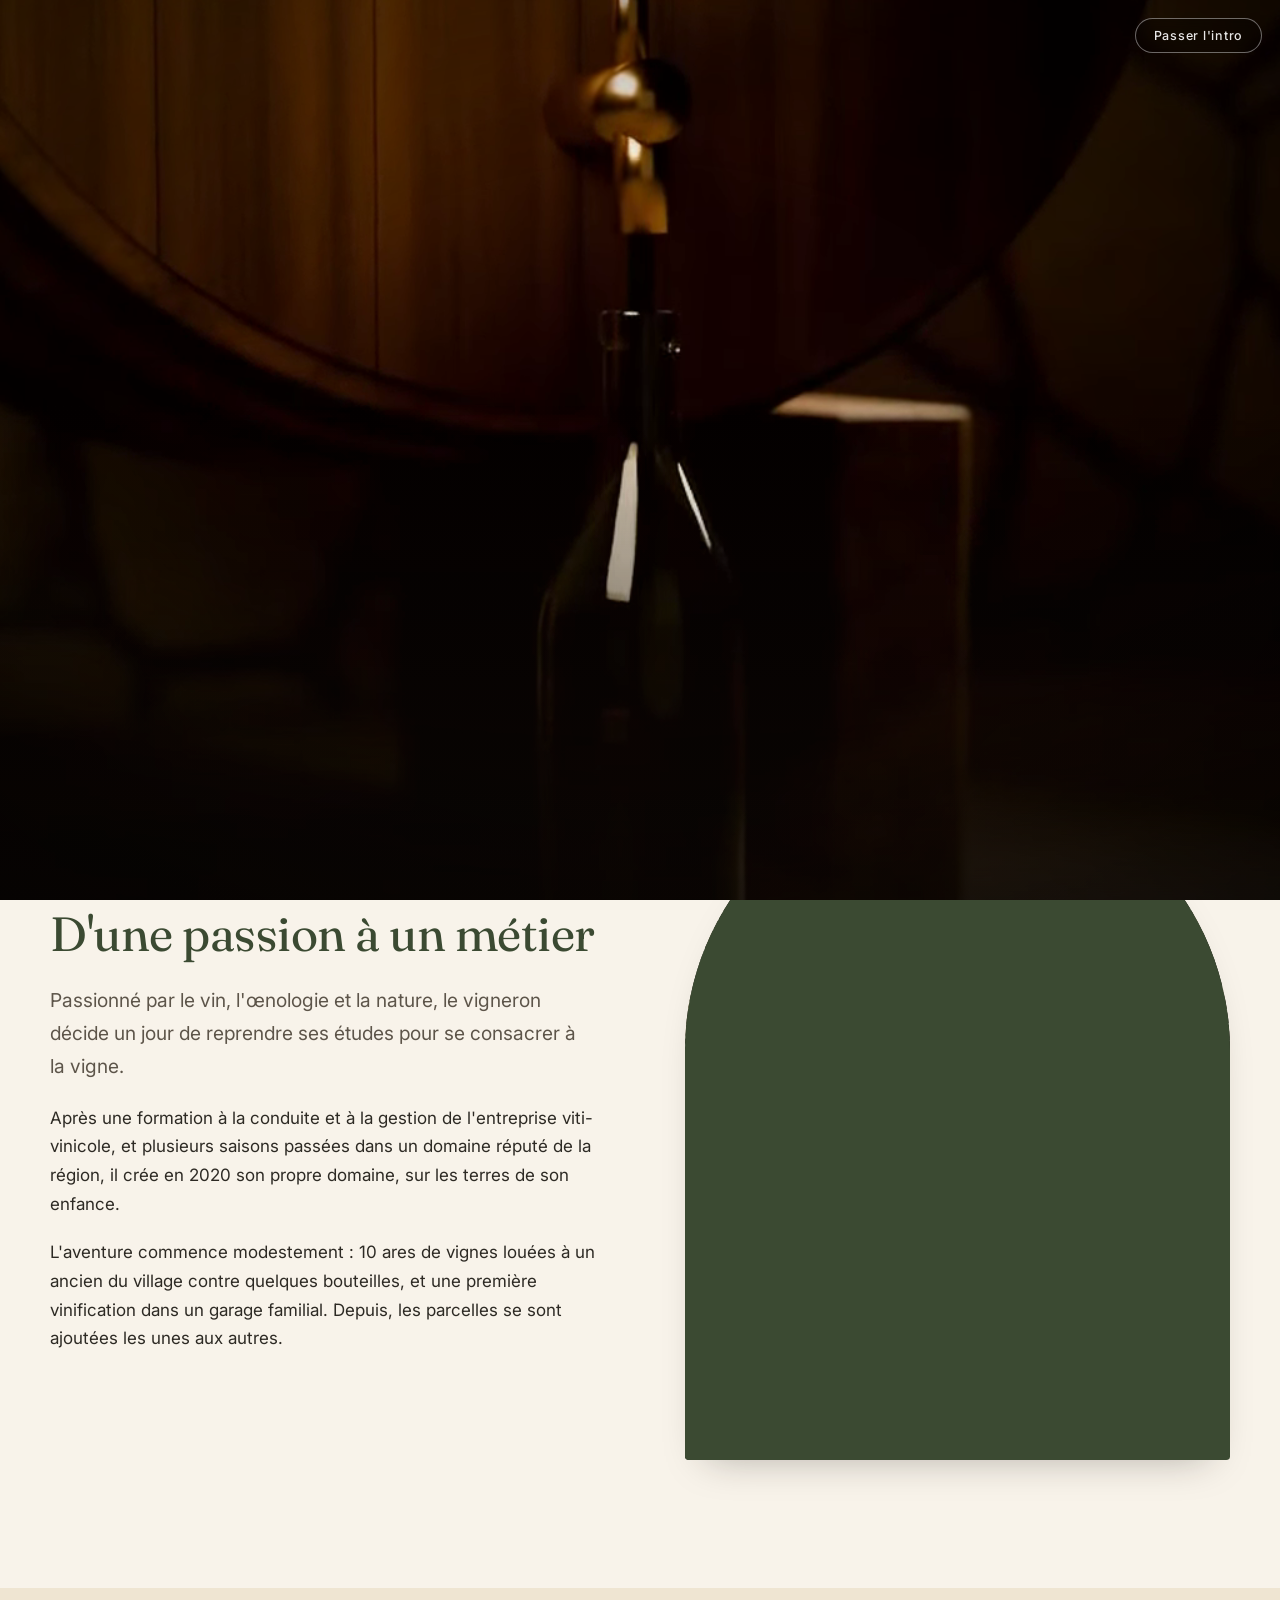
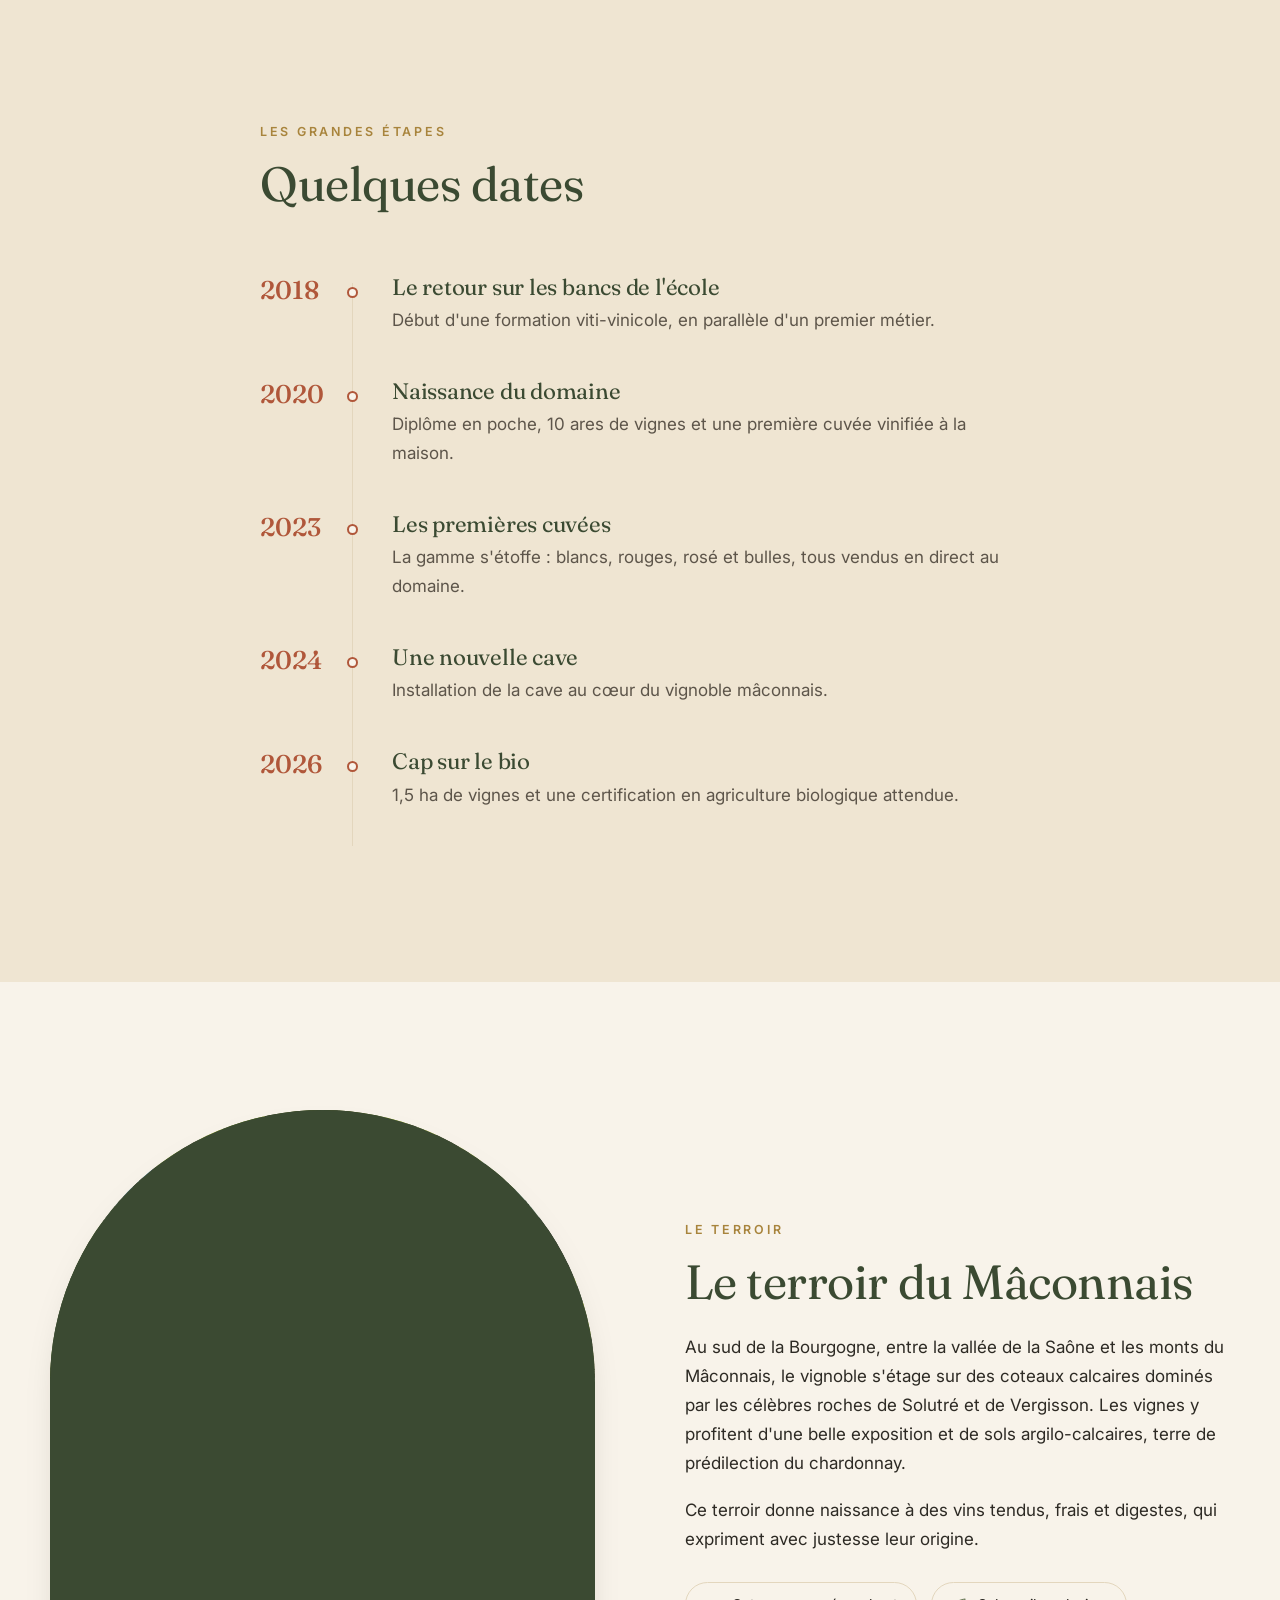
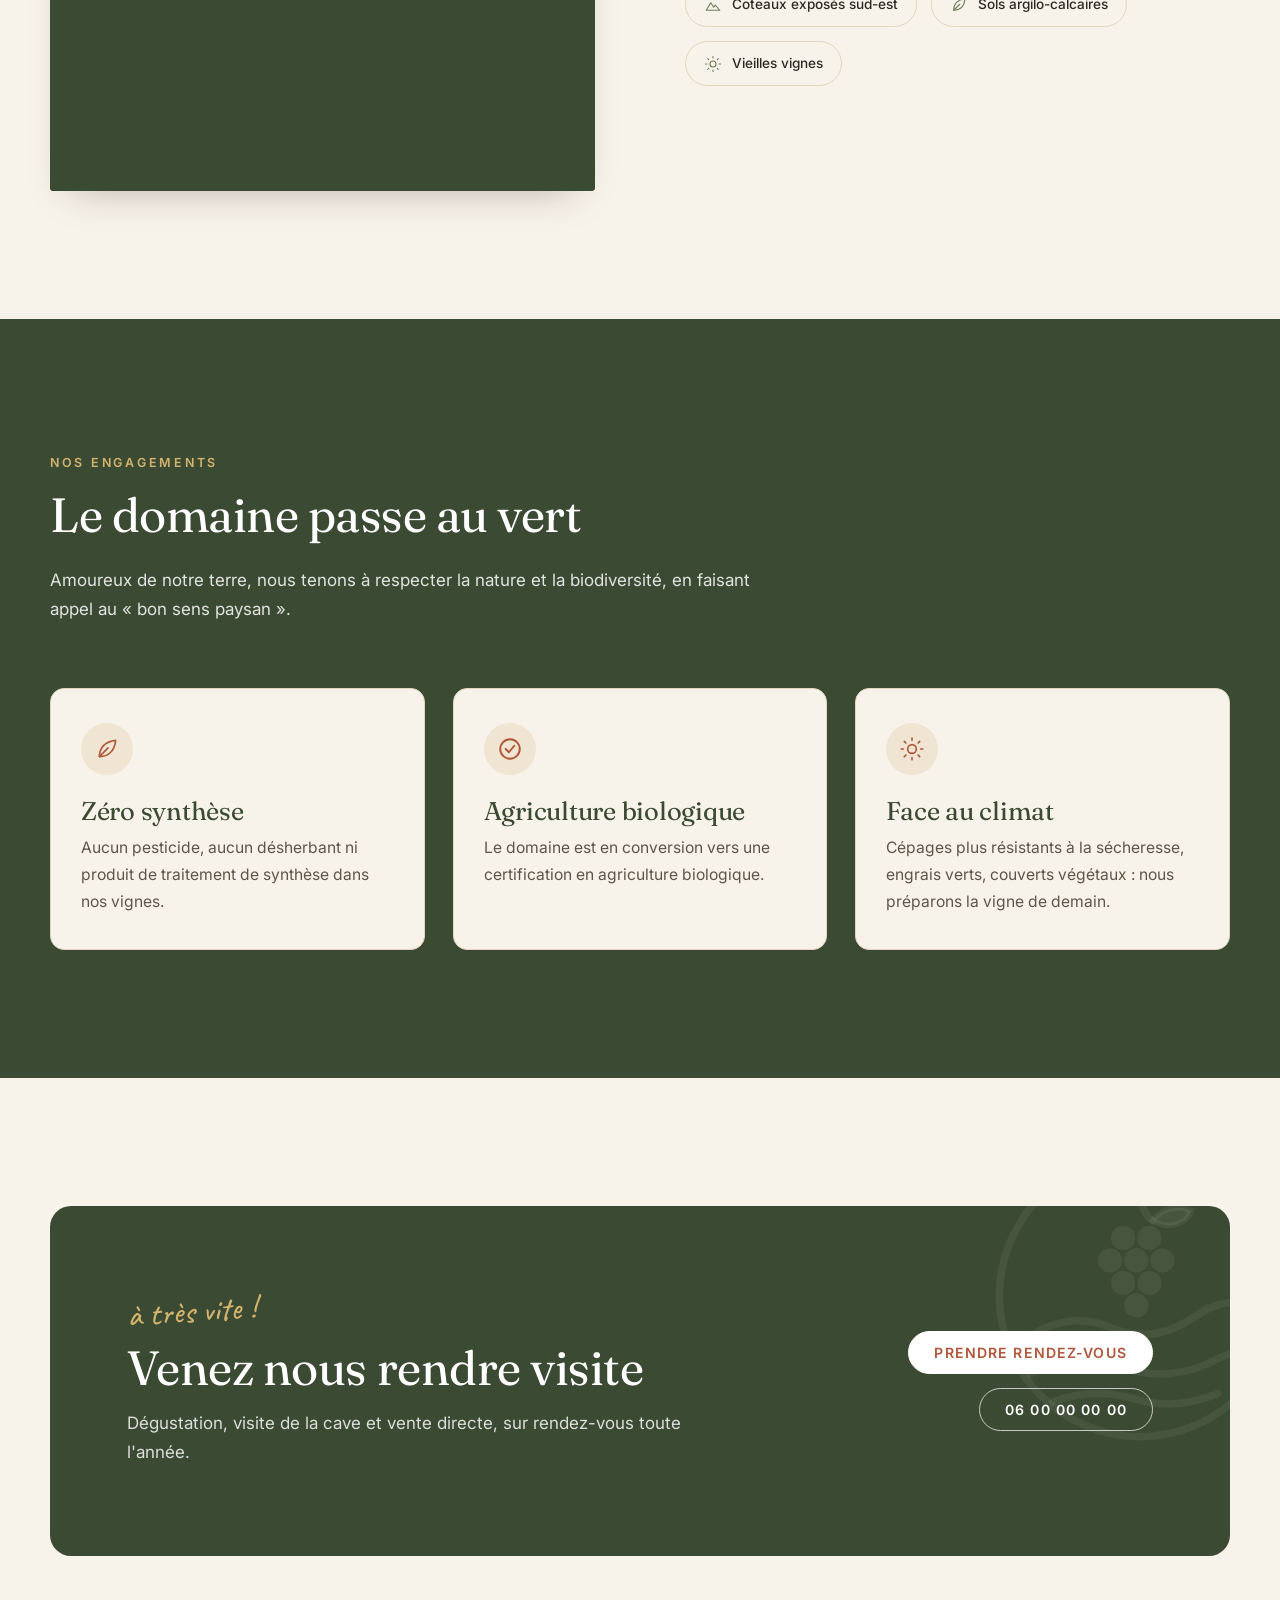
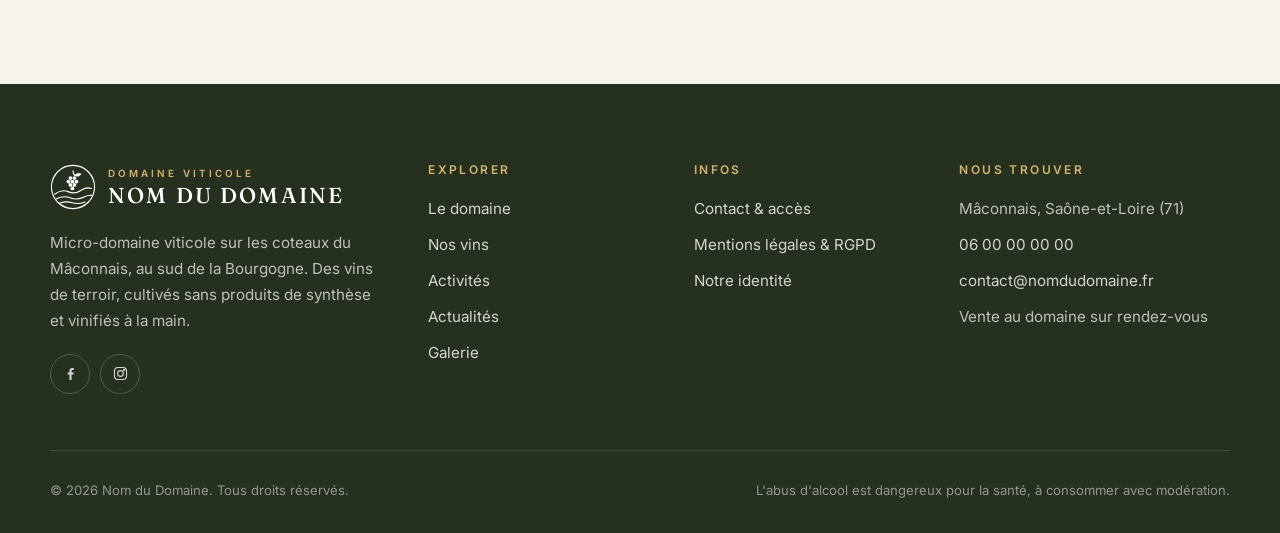
<file: domaine.html>
<!DOCTYPE html>
<html lang="fr">
<head>
  <meta charset="UTF-8">
  <meta name="viewport" content="width=device-width, initial-scale=1">
  <title>Le domaine — Nom du Domaine</title>
  <meta name="description" content="L'histoire, le terroir et les engagements du Nom du Domaine, micro-domaine viticole du Mâconnais, au sud de la Bourgogne.">
  <meta name="theme-color" content="#3b4a32">
  <meta property="og:title" content="Le domaine — Nom du Domaine">
  <meta property="og:description" content="L'histoire, le terroir et les engagements du Nom du Domaine, micro-domaine viticole du Mâconnais, au sud de la Bourgogne.">
  <meta property="og:type" content="website">
  <link rel="icon" href="assets/favicon.svg" type="image/svg+xml">
  <link rel="preconnect" href="https://fonts.googleapis.com">
  <link rel="preconnect" href="https://fonts.gstatic.com" crossorigin>
  <link href="https://fonts.googleapis.com/css2?family=Fraunces:ital,opsz,wght@0,9..144,400;0,9..144,500;0,9..144,600;1,9..144,400&family=Caveat:wght@500&family=Inter:wght@400;500;600&display=swap" rel="stylesheet">
  <link rel="stylesheet" href="css/style.css">
  <script>(function(d){d.classList.add("js");try{var r=window.matchMedia&&matchMedia("(prefers-reduced-motion: reduce)").matches,s=navigator.connection&&navigator.connection.saveData;if(!r&&!s&&!sessionStorage.getItem("intro-vue"))d.classList.add("show-intro")}catch(e){}})(document.documentElement);</script>
</head>
<body>
  <div class="intro" aria-hidden="true">
    <video class="intro__video" muted playsinline preload="auto" data-src="assets/video/intro" data-src-mobile="assets/video/intro-mobile"></video>
    <div class="intro__shade"></div>
    <div class="intro__copy">
      <span class="hand">bienvenue au domaine !</span>
      <strong>NOM DU DOMAINE</strong>
      <small>DOMAINE VITICOLE · Mâconnais</small>
    </div>
    <div class="intro__age" role="dialog" aria-label="Vérification de l'âge">
      <p>Ce site présente des boissons alcoolisées. Avez-vous l'âge légal pour en consommer ?</p>
      <div class="btn-row">
        <button class="btn btn--light" type="button" data-intro-yes>J'ai 18 ans ou plus</button>
        <button class="btn btn--outline-light" type="button" data-intro-no>J'ai moins de 18 ans</button>
      </div>
    </div>
    <button class="intro__skip" type="button">Passer l'intro</button>
  </div>
  <a class="skip-link" href="#contenu">Aller au contenu</a>

  <header class="site-header">
    <div class="container">
      <a class="brand" href="index.html" aria-label="Nom du Domaine — accueil"><svg viewBox="0 0 64 64" fill="none" stroke="currentColor" stroke-linecap="round" stroke-linejoin="round" aria-hidden="true"><circle cx="32" cy="32" r="30" stroke-width="1.6"/><path d="M32 9.5c0 3 .8 5 2.6 6.4" stroke-width="1.6"/><path d="M34.6 15.9c2.4-2.9 6.2-3.3 8.4-2-1.2 2.6-4.6 4.2-8.4 2Z" fill="currentColor" stroke-width="1.2"/><g fill="currentColor" stroke="none"><circle cx="28.4" cy="19.6" r="2.6"/><circle cx="34" cy="19.6" r="2.6"/><circle cx="25.6" cy="24.4" r="2.6"/><circle cx="31.2" cy="24.4" r="2.6"/><circle cx="36.8" cy="24.4" r="2.6"/><circle cx="28.4" cy="29.2" r="2.6"/><circle cx="34" cy="29.2" r="2.6"/><circle cx="31.2" cy="34" r="2.6"/></g><path d="M6.5 42c6-4.6 12.5-6.2 19.5-3.2 6.4 2.8 12.3 1.4 18-2.6 4.2-2.9 9-3.6 13.6-2.2" stroke-width="1.6"/><path d="M8.6 48.6c6.6-3.4 13.2-4 20-1.4 6.6 2.5 13.6 1.6 19.6-1.6 3.4-1.8 6.6-2.4 9.8-2" stroke-width="1.6"/><path d="M13.4 54.6c5.8-2.2 11.6-2.4 17.6-.6 5.8 1.7 11.8 1.2 17.6-1.2" stroke-width="1.6"/></svg><span class="brand-text"><small>DOMAINE VITICOLE</small><strong>NOM DU DOMAINE</strong></span></a>
      <button class="nav-toggle" type="button" aria-label="Ouvrir le menu" aria-expanded="false" aria-controls="menu"><span></span></button>
      <nav class="nav" id="menu" aria-label="Navigation principale">
        <ul><li><a href="index.html">Accueil</a></li><li><a href="domaine.html" aria-current="page">Le domaine</a></li><li><a href="vins.html">Nos vins</a></li><li><a href="activites.html">Activités</a></li><li><a href="actualites.html">Actualités</a></li><li><a href="galerie.html">Galerie</a></li><li><a class="btn" href="contact.html">Contact</a></li></ul>
      </nav>
    </div>
  </header>

  <main id="contenu">
    <section class="page-hero">
      <div class="blob"></div>
      <div class="container page-hero__grid">
        <div>
          <p class="breadcrumb"><a href="index.html">Accueil</a> / Le domaine</p>
          <span class="eyebrow">Le domaine</span>
          <h1>Une histoire de terre et de passion</h1>
          <p>Un micro-domaine né d'une reconversion, sur les terres foulées depuis l'enfance.</p>
        </div>
        <div class="visual"><img src="assets/img/grappes-mains.jpg" alt="" style="object-position:center"></div>
      </div>
    </section>

    <section class="section">
      <div class="container split">
        <div class="reveal">
          <span class="eyebrow">Notre histoire</span>
          <h2>D'une passion à un métier</h2>
          <p class="lead">Passionné par le vin, l'œnologie et la nature, le vigneron décide un jour de reprendre ses études pour se consacrer à la vigne.</p>
          <p>Après une formation à la conduite et à la gestion de l'entreprise viti-vinicole, et plusieurs saisons passées dans un domaine réputé de la région, il crée en 2020 son propre domaine, sur les terres de son enfance.</p>
          <p>L'aventure commence modestement : 10 ares de vignes louées à un ancien du village contre quelques bouteilles, et une première vinification dans un garage familial. Depuis, les parcelles se sont ajoutées les unes aux autres.</p>
        </div>
        <div class="visual reveal"><img src="assets/img/vieux-cep.jpg" alt="Vieux cep de vigne" loading="lazy" style="object-position:center 60%"><span class="visual__tag">Vieilles vignes</span></div>
      </div>
    </section>

    <section class="section section--cream">
      <div class="container narrow">
        <div class="section-head reveal"><span class="eyebrow">Les grandes étapes</span><h2>Quelques dates</h2></div>
        <ol class="timeline">
          <li class="reveal"><time>2018</time><div><h3>Le retour sur les bancs de l'école</h3><p>Début d'une formation viti-vinicole, en parallèle d'un premier métier.</p></div></li>
          <li class="reveal"><time>2020</time><div><h3>Naissance du domaine</h3><p>Diplôme en poche, 10 ares de vignes et une première cuvée vinifiée à la maison.</p></div></li>
          <li class="reveal"><time>2023</time><div><h3>Les premières cuvées</h3><p>La gamme s'étoffe : blancs, rouges, rosé et bulles, tous vendus en direct au domaine.</p></div></li>
          <li class="reveal"><time>2024</time><div><h3>Une nouvelle cave</h3><p>Installation de la cave au cœur du vignoble mâconnais.</p></div></li>
          <li class="reveal"><time>2026</time><div><h3>Cap sur le bio</h3><p>1,5 ha de vignes et une certification en agriculture biologique attendue.</p></div></li>
        </ol>
      </div>
    </section>

    <section class="section" id="terroir">
      <div class="container split split--reverse">
        <div class="reveal">
          <span class="eyebrow">Le terroir</span>
          <h2>Le terroir du Mâconnais</h2>
          <p>Au sud de la Bourgogne, entre la vallée de la Saône et les monts du Mâconnais, le vignoble s'étage sur des coteaux calcaires dominés par les célèbres roches de Solutré et de Vergisson. Les vignes y profitent d'une belle exposition et de sols argilo-calcaires, terre de prédilection du chardonnay.</p>
          <p>Ce terroir donne naissance à des vins tendus, frais et digestes, qui expriment avec justesse leur origine.</p>
          <div class="badges" style="margin-top:28px">
            <span class="badge"><svg viewBox="0 0 24 24" fill="none" stroke="currentColor" stroke-width="1.5" stroke-linecap="round" stroke-linejoin="round"><path d="m3 19 6-10 4 6 2-3 6 7Z"/></svg> Coteaux exposés sud-est</span>
            <span class="badge"><svg viewBox="0 0 24 24" fill="none" stroke="currentColor" stroke-width="1.5" stroke-linecap="round" stroke-linejoin="round"><path d="M5 19c0-8 5-14 15-15-1 10-7 15-15 15Z"/><path d="M5 19 13 11"/></svg> Sols argilo-calcaires</span>
            <span class="badge"><svg viewBox="0 0 24 24" fill="none" stroke="currentColor" stroke-width="1.5" stroke-linecap="round" stroke-linejoin="round"><circle cx="12" cy="12" r="4"/><path d="M12 2v2M12 20v2M4.9 4.9l1.4 1.4M17.7 17.7l1.4 1.4M2 12h2M20 12h2M4.9 19.1l1.4-1.4M17.7 6.3l1.4-1.4"/></svg> Vieilles vignes</span>
          </div>
        </div>
        <div class="visual reveal"><img src="assets/img/grappes-vigne.jpg" alt="Grappes de raisin sur la vigne au soleil" loading="lazy" style="object-position:center"><span class="visual__tag">Mâconnais, Bourgogne</span></div>
      </div>
    </section>

    <section class="section section--wine" id="engagements">
      <div class="container">
        <div class="section-head reveal"><span class="eyebrow">Nos engagements</span><h2>Le domaine passe au vert</h2><p>Amoureux de notre terre, nous tenons à respecter la nature et la biodiversité, en faisant appel au « bon sens paysan ».</p></div>
        <div class="cards">
          <div class="card reveal"><div class="card__icon"><svg viewBox="0 0 24 24" fill="none" stroke="currentColor" stroke-width="1.5" stroke-linecap="round" stroke-linejoin="round"><path d="M5 19c0-8 5-14 15-15-1 10-7 15-15 15Z"/><path d="M5 19 13 11"/></svg></div><h3>Zéro synthèse</h3><p>Aucun pesticide, aucun désherbant ni produit de traitement de synthèse dans nos vignes.</p></div>
          <div class="card reveal"><div class="card__icon"><svg viewBox="0 0 24 24" fill="none" stroke="currentColor" stroke-width="1.8" stroke-linecap="round" stroke-linejoin="round"><circle cx="12" cy="12" r="9"/><path d="m8 12 3 3 5-6"/></svg></div><h3>Agriculture biologique</h3><p>Le domaine est en conversion vers une certification en agriculture biologique.</p></div>
          <div class="card reveal"><div class="card__icon"><svg viewBox="0 0 24 24" fill="none" stroke="currentColor" stroke-width="1.5" stroke-linecap="round" stroke-linejoin="round"><circle cx="12" cy="12" r="4"/><path d="M12 2v2M12 20v2M4.9 4.9l1.4 1.4M17.7 17.7l1.4 1.4M2 12h2M20 12h2M4.9 19.1l1.4-1.4M17.7 6.3l1.4-1.4"/></svg></div><h3>Face au climat</h3><p>Cépages plus résistants à la sécheresse, engrais verts, couverts végétaux : nous préparons la vigne de demain.</p></div>
        </div>
      </div>
    </section>

    <section class="section">
      <div class="container">
        <div class="cta reveal">
          <div class="cta__mark"><svg viewBox="0 0 64 64" fill="none" stroke="currentColor" stroke-linecap="round" stroke-linejoin="round" aria-hidden="true"><circle cx="32" cy="32" r="30" stroke-width="1.6"/><path d="M32 9.5c0 3 .8 5 2.6 6.4" stroke-width="1.6"/><path d="M34.6 15.9c2.4-2.9 6.2-3.3 8.4-2-1.2 2.6-4.6 4.2-8.4 2Z" fill="currentColor" stroke-width="1.2"/><g fill="currentColor" stroke="none"><circle cx="28.4" cy="19.6" r="2.6"/><circle cx="34" cy="19.6" r="2.6"/><circle cx="25.6" cy="24.4" r="2.6"/><circle cx="31.2" cy="24.4" r="2.6"/><circle cx="36.8" cy="24.4" r="2.6"/><circle cx="28.4" cy="29.2" r="2.6"/><circle cx="34" cy="29.2" r="2.6"/><circle cx="31.2" cy="34" r="2.6"/></g><path d="M6.5 42c6-4.6 12.5-6.2 19.5-3.2 6.4 2.8 12.3 1.4 18-2.6 4.2-2.9 9-3.6 13.6-2.2" stroke-width="1.6"/><path d="M8.6 48.6c6.6-3.4 13.2-4 20-1.4 6.6 2.5 13.6 1.6 19.6-1.6 3.4-1.8 6.6-2.4 9.8-2" stroke-width="1.6"/><path d="M13.4 54.6c5.8-2.2 11.6-2.4 17.6-.6 5.8 1.7 11.8 1.2 17.6-1.2" stroke-width="1.6"/></svg></div>
          <div>
            <span class="hand">à très vite !</span>
            <h2>Venez nous rendre visite</h2>
            <p>Dégustation, visite de la cave et vente directe, sur rendez-vous toute l'année.</p>
          </div>
          <div class="btn-row">
            <a class="btn btn--light" href="contact.html">Prendre rendez-vous</a>
            <a class="btn btn--outline-light" href="tel:+33600000000">06 00 00 00 00</a>
          </div>
        </div>
      </div>
    </section>
  </main>

  <footer class="site-footer">
    <div class="container">
      <div class="footer-grid">
        <div>
          <a class="brand" href="index.html"><svg viewBox="0 0 64 64" fill="none" stroke="currentColor" stroke-linecap="round" stroke-linejoin="round" aria-hidden="true"><circle cx="32" cy="32" r="30" stroke-width="1.6"/><path d="M32 9.5c0 3 .8 5 2.6 6.4" stroke-width="1.6"/><path d="M34.6 15.9c2.4-2.9 6.2-3.3 8.4-2-1.2 2.6-4.6 4.2-8.4 2Z" fill="currentColor" stroke-width="1.2"/><g fill="currentColor" stroke="none"><circle cx="28.4" cy="19.6" r="2.6"/><circle cx="34" cy="19.6" r="2.6"/><circle cx="25.6" cy="24.4" r="2.6"/><circle cx="31.2" cy="24.4" r="2.6"/><circle cx="36.8" cy="24.4" r="2.6"/><circle cx="28.4" cy="29.2" r="2.6"/><circle cx="34" cy="29.2" r="2.6"/><circle cx="31.2" cy="34" r="2.6"/></g><path d="M6.5 42c6-4.6 12.5-6.2 19.5-3.2 6.4 2.8 12.3 1.4 18-2.6 4.2-2.9 9-3.6 13.6-2.2" stroke-width="1.6"/><path d="M8.6 48.6c6.6-3.4 13.2-4 20-1.4 6.6 2.5 13.6 1.6 19.6-1.6 3.4-1.8 6.6-2.4 9.8-2" stroke-width="1.6"/><path d="M13.4 54.6c5.8-2.2 11.6-2.4 17.6-.6 5.8 1.7 11.8 1.2 17.6-1.2" stroke-width="1.6"/></svg><span class="brand-text"><small>DOMAINE VITICOLE</small><strong>NOM DU DOMAINE</strong></span></a>
          <p>Micro-domaine viticole sur les coteaux du Mâconnais, au sud de la Bourgogne. Des vins de terroir, cultivés sans produits de synthèse et vinifiés à la main.</p>
          <div class="socials">
            <a href="#" aria-label="Facebook"><svg viewBox="0 0 24 24" fill="currentColor"><path d="M13.5 21v-7.5h2.6l.4-3h-3V8.6c0-.9.3-1.5 1.5-1.5h1.6V4.4c-.3 0-1.2-.1-2.3-.1-2.3 0-3.8 1.4-3.8 3.9v2.3H8v3h2.5V21h3Z"/></svg></a>
            <a href="#" aria-label="Instagram"><svg viewBox="0 0 24 24" fill="none" stroke="currentColor" stroke-width="1.6"><rect x="3.5" y="3.5" width="17" height="17" rx="5"/><circle cx="12" cy="12" r="4"/><circle cx="17.2" cy="6.8" r=".8" fill="currentColor"/></svg></a>
          </div>
        </div>
        <div>
          <h4>Explorer</h4>
          <ul>
            <li><a href="domaine.html">Le domaine</a></li>
            <li><a href="vins.html">Nos vins</a></li>
            <li><a href="activites.html">Activités</a></li>
            <li><a href="actualites.html">Actualités</a></li>
            <li><a href="galerie.html">Galerie</a></li>
          </ul>
        </div>
        <div>
          <h4>Infos</h4>
          <ul>
            <li><a href="contact.html">Contact &amp; accès</a></li>
            <li><a href="mentions-legales.html">Mentions légales &amp; RGPD</a></li>
            <li><a href="marque.html">Notre identité</a></li>
          </ul>
        </div>
        <div>
          <h4>Nous trouver</h4>
          <ul>
            <li>Mâconnais, Saône-et-Loire (71)</li>
            <li><a href="tel:+33600000000">06 00 00 00 00</a></li>
            <li><a href="mailto:contact@nomdudomaine.fr">contact@nomdudomaine.fr</a></li>
            <li>Vente au domaine sur rendez-vous</li>
          </ul>
        </div>
      </div>
      <div class="footer-bottom">
        <p>© <span data-year>2026</span> Nom du Domaine. Tous droits réservés.</p>
        <p>L'abus d'alcool est dangereux pour la santé, à consommer avec modération.</p>
      </div>
    </div>
  </footer>

  <div class="age-gate" role="dialog" aria-modal="true" aria-labelledby="age-title">
    <div class="age-gate__box">
      <svg viewBox="0 0 64 64" fill="none" stroke="currentColor" stroke-linecap="round" stroke-linejoin="round" aria-hidden="true"><circle cx="32" cy="32" r="30" stroke-width="1.6"/><path d="M32 9.5c0 3 .8 5 2.6 6.4" stroke-width="1.6"/><path d="M34.6 15.9c2.4-2.9 6.2-3.3 8.4-2-1.2 2.6-4.6 4.2-8.4 2Z" fill="currentColor" stroke-width="1.2"/><g fill="currentColor" stroke="none"><circle cx="28.4" cy="19.6" r="2.6"/><circle cx="34" cy="19.6" r="2.6"/><circle cx="25.6" cy="24.4" r="2.6"/><circle cx="31.2" cy="24.4" r="2.6"/><circle cx="36.8" cy="24.4" r="2.6"/><circle cx="28.4" cy="29.2" r="2.6"/><circle cx="34" cy="29.2" r="2.6"/><circle cx="31.2" cy="34" r="2.6"/></g><path d="M6.5 42c6-4.6 12.5-6.2 19.5-3.2 6.4 2.8 12.3 1.4 18-2.6 4.2-2.9 9-3.6 13.6-2.2" stroke-width="1.6"/><path d="M8.6 48.6c6.6-3.4 13.2-4 20-1.4 6.6 2.5 13.6 1.6 19.6-1.6 3.4-1.8 6.6-2.4 9.8-2" stroke-width="1.6"/><path d="M13.4 54.6c5.8-2.2 11.6-2.4 17.6-.6 5.8 1.7 11.8 1.2 17.6-1.2" stroke-width="1.6"/></svg>
      <h2 id="age-title">Bienvenue au domaine</h2>
      <p>Ce site présente des boissons alcoolisées. Pour y accéder, vous devez avoir l'âge légal de consommer de l'alcool dans votre pays.</p>
      <div class="btn-row">
        <button class="btn" type="button" data-age-yes>J'ai 18 ans ou plus</button>
        <button class="btn btn--ghost" type="button" data-age-no>J'ai moins de 18 ans</button>
      </div>
      <p class="age-gate__legal">L'abus d'alcool est dangereux pour la santé, à consommer avec modération.</p>
    </div>
  </div>

  <script src="js/main.js"></script>
</body>
</html>
</file>
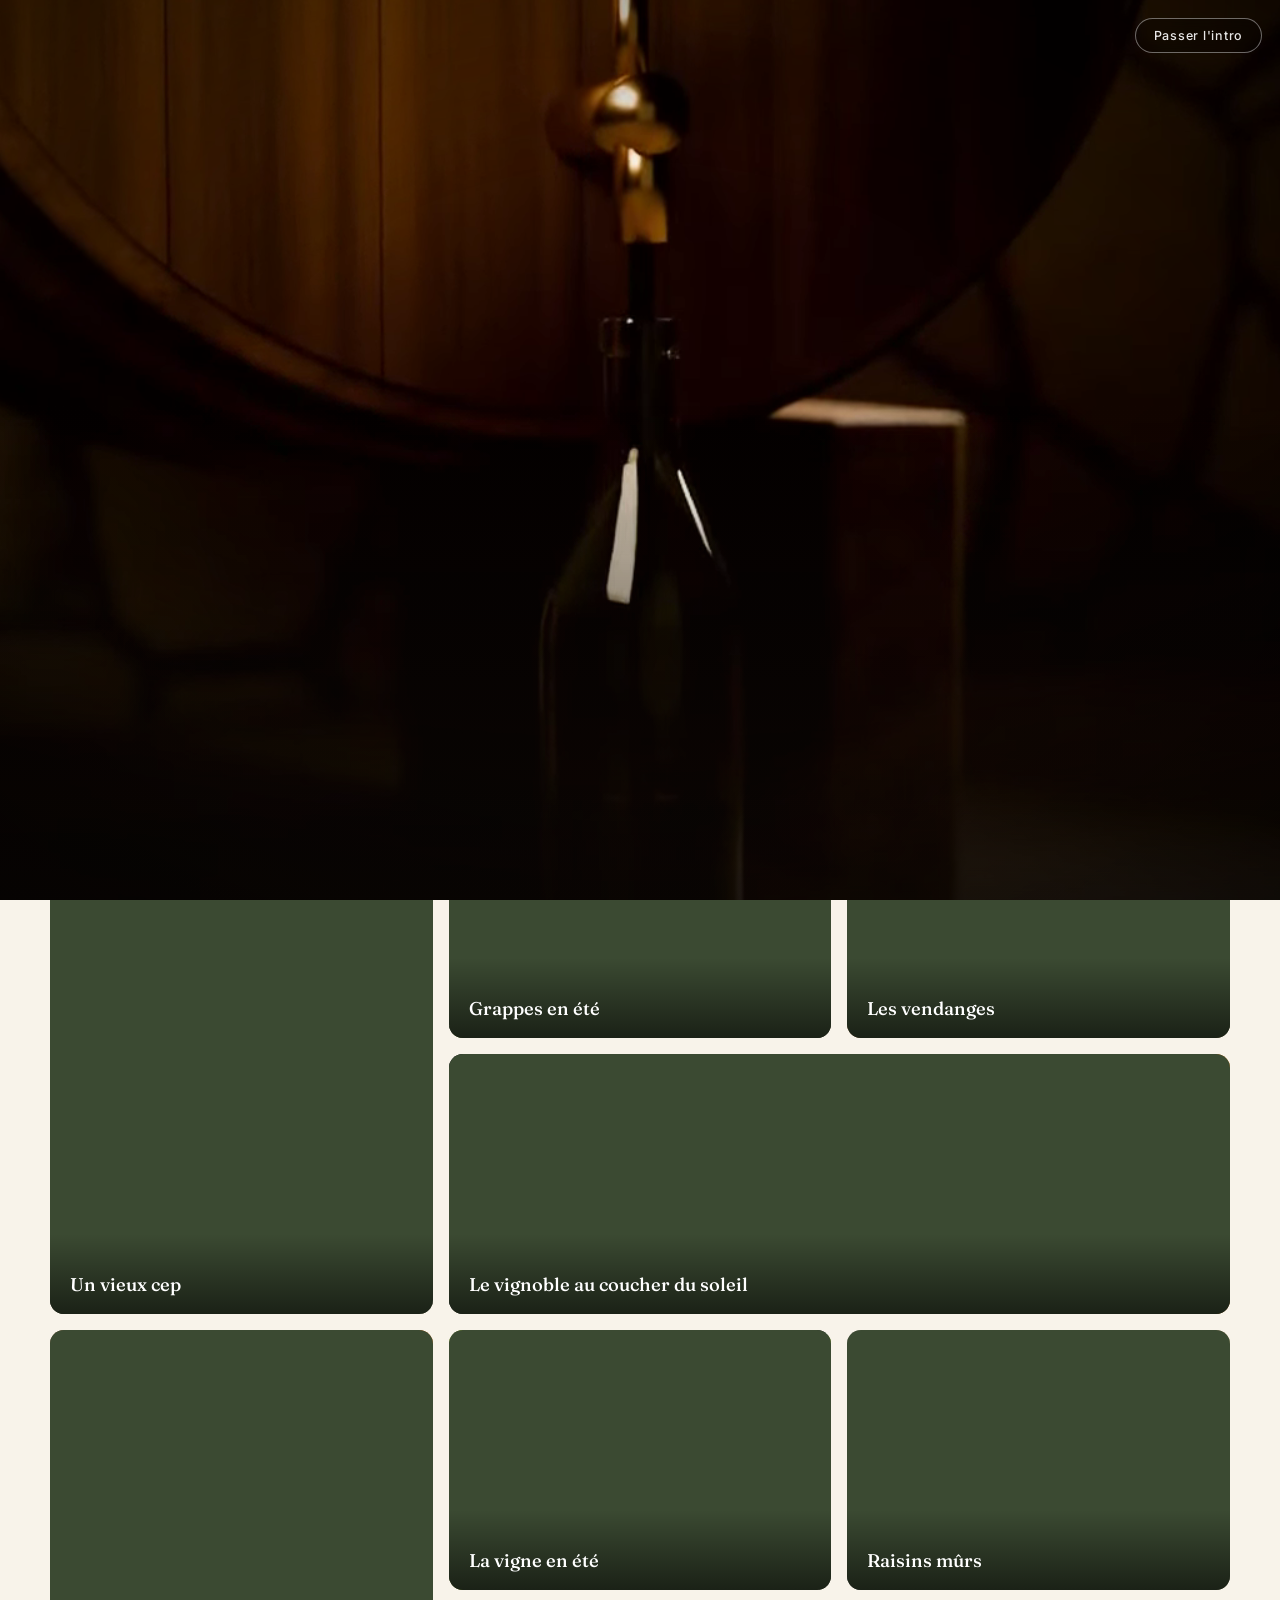
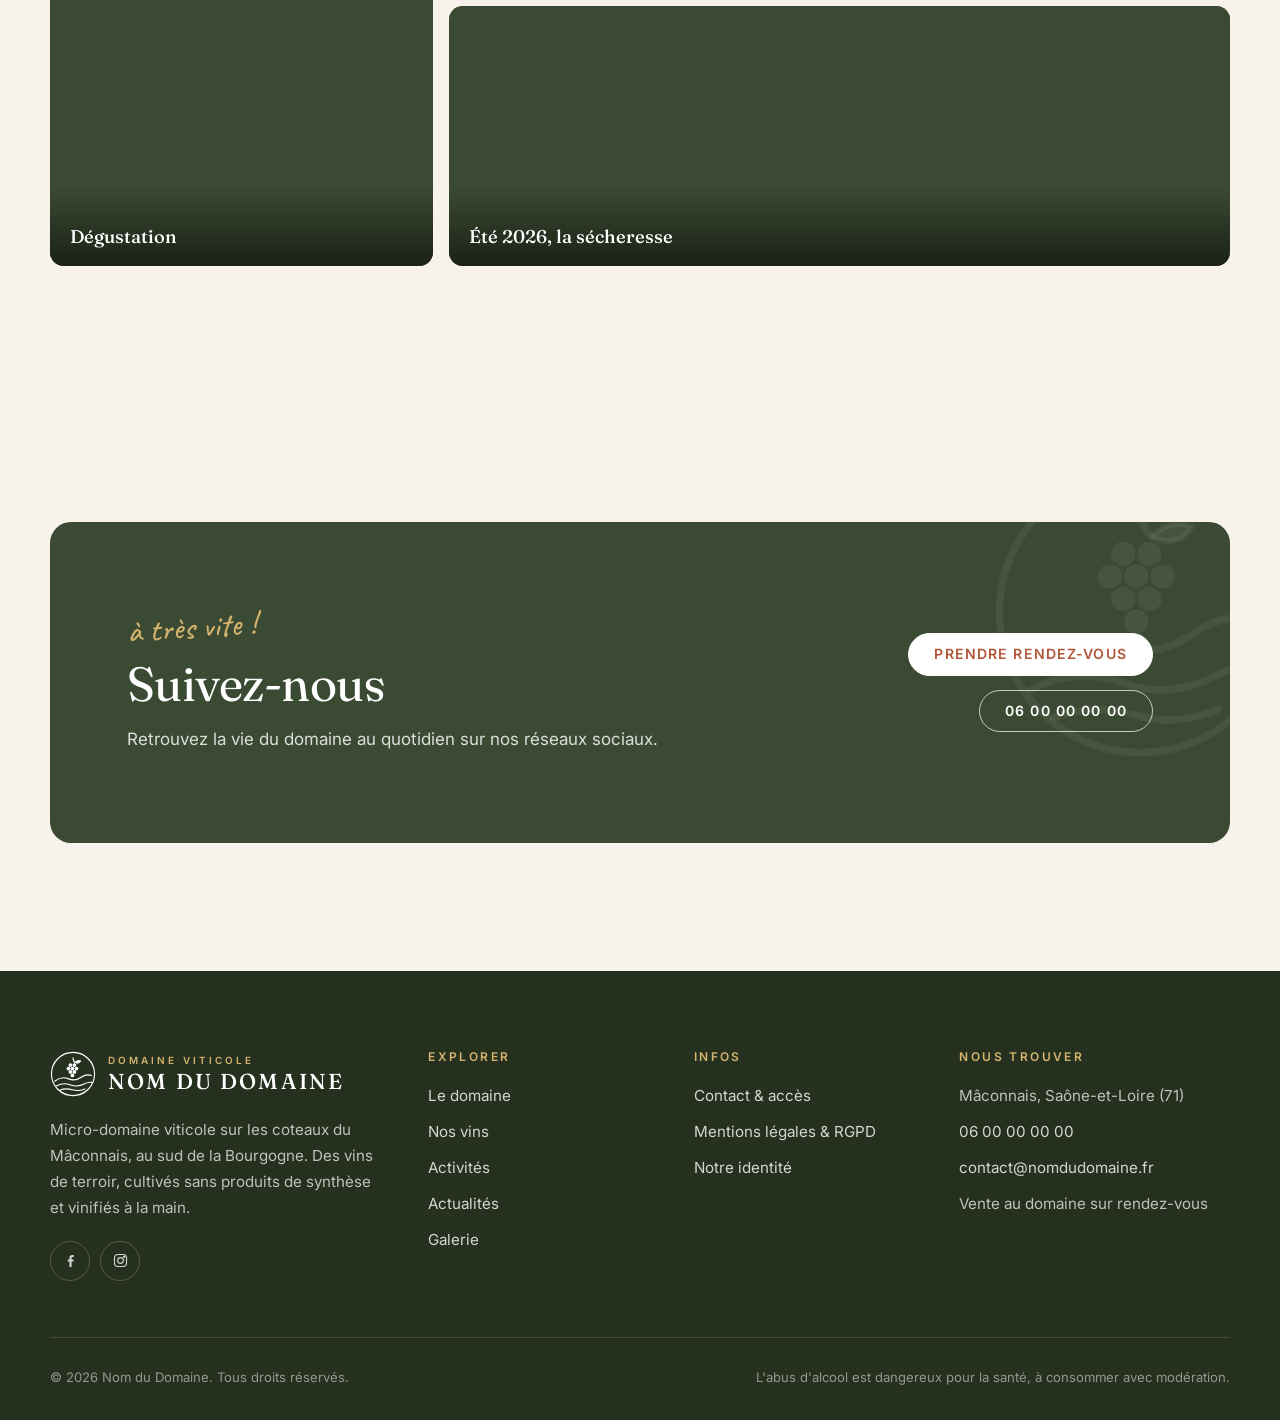
<file: galerie.html>
<!DOCTYPE html>
<html lang="fr">
<head>
  <meta charset="UTF-8">
  <meta name="viewport" content="width=device-width, initial-scale=1">
  <title>Galerie — Nom du Domaine</title>
  <meta name="description" content="Photos du Nom du Domaine : vignes, cave, vendanges et dégustations dans le Mâconnais.">
  <meta name="theme-color" content="#3b4a32">
  <meta property="og:title" content="Galerie — Nom du Domaine">
  <meta property="og:description" content="Photos du Nom du Domaine : vignes, cave, vendanges et dégustations dans le Mâconnais.">
  <meta property="og:type" content="website">
  <link rel="icon" href="assets/favicon.svg" type="image/svg+xml">
  <link rel="preconnect" href="https://fonts.googleapis.com">
  <link rel="preconnect" href="https://fonts.gstatic.com" crossorigin>
  <link href="https://fonts.googleapis.com/css2?family=Fraunces:ital,opsz,wght@0,9..144,400;0,9..144,500;0,9..144,600;1,9..144,400&family=Caveat:wght@500&family=Inter:wght@400;500;600&display=swap" rel="stylesheet">
  <link rel="stylesheet" href="css/style.css">
  <script>(function(d){d.classList.add("js");try{var r=window.matchMedia&&matchMedia("(prefers-reduced-motion: reduce)").matches,s=navigator.connection&&navigator.connection.saveData;if(!r&&!s&&!sessionStorage.getItem("intro-vue"))d.classList.add("show-intro")}catch(e){}})(document.documentElement);</script>
</head>
<body>
  <div class="intro" aria-hidden="true">
    <video class="intro__video" muted playsinline preload="auto" data-src="assets/video/intro" data-src-mobile="assets/video/intro-mobile"></video>
    <div class="intro__shade"></div>
    <div class="intro__copy">
      <span class="hand">bienvenue au domaine !</span>
      <strong>NOM DU DOMAINE</strong>
      <small>DOMAINE VITICOLE · Mâconnais</small>
    </div>
    <div class="intro__age" role="dialog" aria-label="Vérification de l'âge">
      <p>Ce site présente des boissons alcoolisées. Avez-vous l'âge légal pour en consommer ?</p>
      <div class="btn-row">
        <button class="btn btn--light" type="button" data-intro-yes>J'ai 18 ans ou plus</button>
        <button class="btn btn--outline-light" type="button" data-intro-no>J'ai moins de 18 ans</button>
      </div>
    </div>
    <button class="intro__skip" type="button">Passer l'intro</button>
  </div>
  <a class="skip-link" href="#contenu">Aller au contenu</a>

  <header class="site-header">
    <div class="container">
      <a class="brand" href="index.html" aria-label="Nom du Domaine — accueil"><svg viewBox="0 0 64 64" fill="none" stroke="currentColor" stroke-linecap="round" stroke-linejoin="round" aria-hidden="true"><circle cx="32" cy="32" r="30" stroke-width="1.6"/><path d="M32 9.5c0 3 .8 5 2.6 6.4" stroke-width="1.6"/><path d="M34.6 15.9c2.4-2.9 6.2-3.3 8.4-2-1.2 2.6-4.6 4.2-8.4 2Z" fill="currentColor" stroke-width="1.2"/><g fill="currentColor" stroke="none"><circle cx="28.4" cy="19.6" r="2.6"/><circle cx="34" cy="19.6" r="2.6"/><circle cx="25.6" cy="24.4" r="2.6"/><circle cx="31.2" cy="24.4" r="2.6"/><circle cx="36.8" cy="24.4" r="2.6"/><circle cx="28.4" cy="29.2" r="2.6"/><circle cx="34" cy="29.2" r="2.6"/><circle cx="31.2" cy="34" r="2.6"/></g><path d="M6.5 42c6-4.6 12.5-6.2 19.5-3.2 6.4 2.8 12.3 1.4 18-2.6 4.2-2.9 9-3.6 13.6-2.2" stroke-width="1.6"/><path d="M8.6 48.6c6.6-3.4 13.2-4 20-1.4 6.6 2.5 13.6 1.6 19.6-1.6 3.4-1.8 6.6-2.4 9.8-2" stroke-width="1.6"/><path d="M13.4 54.6c5.8-2.2 11.6-2.4 17.6-.6 5.8 1.7 11.8 1.2 17.6-1.2" stroke-width="1.6"/></svg><span class="brand-text"><small>DOMAINE VITICOLE</small><strong>NOM DU DOMAINE</strong></span></a>
      <button class="nav-toggle" type="button" aria-label="Ouvrir le menu" aria-expanded="false" aria-controls="menu"><span></span></button>
      <nav class="nav" id="menu" aria-label="Navigation principale">
        <ul><li><a href="index.html">Accueil</a></li><li><a href="domaine.html">Le domaine</a></li><li><a href="vins.html">Nos vins</a></li><li><a href="activites.html">Activités</a></li><li><a href="actualites.html">Actualités</a></li><li><a href="galerie.html" aria-current="page">Galerie</a></li><li><a class="btn" href="contact.html">Contact</a></li></ul>
      </nav>
    </div>
  </header>

  <main id="contenu">
    <section class="page-hero">
      <div class="blob"></div>
      <div class="container page-hero__grid">
        <div>
          <p class="breadcrumb"><a href="index.html">Accueil</a> / Galerie</p>
          <span class="eyebrow">Galerie</span>
          <h1>Le domaine en images</h1>
          <p>Les vignes, la cave et les saisons qui rythment notre travail.</p>
        </div>
        <div class="visual"><img src="assets/img/grappes-vigne.jpg" alt="" style="object-position:center"></div>
      </div>
    </section>

    <section class="section">
      <div class="container">
        <div class="gallery">
          <figure class="tall reveal"><img src="assets/img/vieux-cep.jpg" alt="Vieux cep de vigne" loading="lazy" style="object-position:center"><figcaption>Un vieux cep</figcaption></figure>
          <figure class=" reveal"><img src="assets/img/grappes-detail.jpg" alt="Grappes de raisin vert" loading="lazy" style="object-position:center"><figcaption>Grappes en été</figcaption></figure>
          <figure class=" reveal"><img src="assets/img/grappes-mains.jpg" alt="Raisins noirs dans les mains" loading="lazy" style="object-position:center"><figcaption>Les vendanges</figcaption></figure>
          <figure class="wide reveal"><img src="assets/img/vignoble-coucher-soleil.jpg" alt="Vignoble au coucher du soleil" loading="lazy" style="object-position:center"><figcaption>Le vignoble au coucher du soleil</figcaption></figure>
          <figure class="tall reveal"><img src="assets/img/verre-vignoble.jpg" alt="Verre de vin dans les vignes" loading="lazy" style="object-position:center"><figcaption>Dégustation</figcaption></figure>
          <figure class=" reveal"><img src="assets/img/grappes-vigne.jpg" alt="Vigne au soleil" loading="lazy" style="object-position:center 40%"><figcaption>La vigne en été</figcaption></figure>
          <figure class=" reveal"><img src="assets/img/grappes-mains-portrait.jpg" alt="Raisins noirs fraîchement cueillis" loading="lazy" style="object-position:center"><figcaption>Raisins mûrs</figcaption></figure>
          <figure class="wide reveal"><img src="assets/img/secheresse-jeune-plant.jpg" alt="Jeune plant desséché" loading="lazy" style="object-position:center 45%"><figcaption>Été 2026, la sécheresse</figcaption></figure>
        </div>
      </div>
    </section>

    <div class="lightbox" role="dialog" aria-modal="true" aria-label="Visionneuse"><button class="lightbox__close" type="button" aria-label="Fermer">×</button><div class="lightbox__inner"></div></div>

    <section class="section">
      <div class="container">
        <div class="cta reveal">
          <div class="cta__mark"><svg viewBox="0 0 64 64" fill="none" stroke="currentColor" stroke-linecap="round" stroke-linejoin="round" aria-hidden="true"><circle cx="32" cy="32" r="30" stroke-width="1.6"/><path d="M32 9.5c0 3 .8 5 2.6 6.4" stroke-width="1.6"/><path d="M34.6 15.9c2.4-2.9 6.2-3.3 8.4-2-1.2 2.6-4.6 4.2-8.4 2Z" fill="currentColor" stroke-width="1.2"/><g fill="currentColor" stroke="none"><circle cx="28.4" cy="19.6" r="2.6"/><circle cx="34" cy="19.6" r="2.6"/><circle cx="25.6" cy="24.4" r="2.6"/><circle cx="31.2" cy="24.4" r="2.6"/><circle cx="36.8" cy="24.4" r="2.6"/><circle cx="28.4" cy="29.2" r="2.6"/><circle cx="34" cy="29.2" r="2.6"/><circle cx="31.2" cy="34" r="2.6"/></g><path d="M6.5 42c6-4.6 12.5-6.2 19.5-3.2 6.4 2.8 12.3 1.4 18-2.6 4.2-2.9 9-3.6 13.6-2.2" stroke-width="1.6"/><path d="M8.6 48.6c6.6-3.4 13.2-4 20-1.4 6.6 2.5 13.6 1.6 19.6-1.6 3.4-1.8 6.6-2.4 9.8-2" stroke-width="1.6"/><path d="M13.4 54.6c5.8-2.2 11.6-2.4 17.6-.6 5.8 1.7 11.8 1.2 17.6-1.2" stroke-width="1.6"/></svg></div>
          <div>
            <span class="hand">à très vite !</span>
            <h2>Suivez-nous</h2>
            <p>Retrouvez la vie du domaine au quotidien sur nos réseaux sociaux.</p>
          </div>
          <div class="btn-row">
            <a class="btn btn--light" href="contact.html">Prendre rendez-vous</a>
            <a class="btn btn--outline-light" href="tel:+33600000000">06 00 00 00 00</a>
          </div>
        </div>
      </div>
    </section>
  </main>

  <footer class="site-footer">
    <div class="container">
      <div class="footer-grid">
        <div>
          <a class="brand" href="index.html"><svg viewBox="0 0 64 64" fill="none" stroke="currentColor" stroke-linecap="round" stroke-linejoin="round" aria-hidden="true"><circle cx="32" cy="32" r="30" stroke-width="1.6"/><path d="M32 9.5c0 3 .8 5 2.6 6.4" stroke-width="1.6"/><path d="M34.6 15.9c2.4-2.9 6.2-3.3 8.4-2-1.2 2.6-4.6 4.2-8.4 2Z" fill="currentColor" stroke-width="1.2"/><g fill="currentColor" stroke="none"><circle cx="28.4" cy="19.6" r="2.6"/><circle cx="34" cy="19.6" r="2.6"/><circle cx="25.6" cy="24.4" r="2.6"/><circle cx="31.2" cy="24.4" r="2.6"/><circle cx="36.8" cy="24.4" r="2.6"/><circle cx="28.4" cy="29.2" r="2.6"/><circle cx="34" cy="29.2" r="2.6"/><circle cx="31.2" cy="34" r="2.6"/></g><path d="M6.5 42c6-4.6 12.5-6.2 19.5-3.2 6.4 2.8 12.3 1.4 18-2.6 4.2-2.9 9-3.6 13.6-2.2" stroke-width="1.6"/><path d="M8.6 48.6c6.6-3.4 13.2-4 20-1.4 6.6 2.5 13.6 1.6 19.6-1.6 3.4-1.8 6.6-2.4 9.8-2" stroke-width="1.6"/><path d="M13.4 54.6c5.8-2.2 11.6-2.4 17.6-.6 5.8 1.7 11.8 1.2 17.6-1.2" stroke-width="1.6"/></svg><span class="brand-text"><small>DOMAINE VITICOLE</small><strong>NOM DU DOMAINE</strong></span></a>
          <p>Micro-domaine viticole sur les coteaux du Mâconnais, au sud de la Bourgogne. Des vins de terroir, cultivés sans produits de synthèse et vinifiés à la main.</p>
          <div class="socials">
            <a href="#" aria-label="Facebook"><svg viewBox="0 0 24 24" fill="currentColor"><path d="M13.5 21v-7.5h2.6l.4-3h-3V8.6c0-.9.3-1.5 1.5-1.5h1.6V4.4c-.3 0-1.2-.1-2.3-.1-2.3 0-3.8 1.4-3.8 3.9v2.3H8v3h2.5V21h3Z"/></svg></a>
            <a href="#" aria-label="Instagram"><svg viewBox="0 0 24 24" fill="none" stroke="currentColor" stroke-width="1.6"><rect x="3.5" y="3.5" width="17" height="17" rx="5"/><circle cx="12" cy="12" r="4"/><circle cx="17.2" cy="6.8" r=".8" fill="currentColor"/></svg></a>
          </div>
        </div>
        <div>
          <h4>Explorer</h4>
          <ul>
            <li><a href="domaine.html">Le domaine</a></li>
            <li><a href="vins.html">Nos vins</a></li>
            <li><a href="activites.html">Activités</a></li>
            <li><a href="actualites.html">Actualités</a></li>
            <li><a href="galerie.html">Galerie</a></li>
          </ul>
        </div>
        <div>
          <h4>Infos</h4>
          <ul>
            <li><a href="contact.html">Contact &amp; accès</a></li>
            <li><a href="mentions-legales.html">Mentions légales &amp; RGPD</a></li>
            <li><a href="marque.html">Notre identité</a></li>
          </ul>
        </div>
        <div>
          <h4>Nous trouver</h4>
          <ul>
            <li>Mâconnais, Saône-et-Loire (71)</li>
            <li><a href="tel:+33600000000">06 00 00 00 00</a></li>
            <li><a href="mailto:contact@nomdudomaine.fr">contact@nomdudomaine.fr</a></li>
            <li>Vente au domaine sur rendez-vous</li>
          </ul>
        </div>
      </div>
      <div class="footer-bottom">
        <p>© <span data-year>2026</span> Nom du Domaine. Tous droits réservés.</p>
        <p>L'abus d'alcool est dangereux pour la santé, à consommer avec modération.</p>
      </div>
    </div>
  </footer>

  <div class="age-gate" role="dialog" aria-modal="true" aria-labelledby="age-title">
    <div class="age-gate__box">
      <svg viewBox="0 0 64 64" fill="none" stroke="currentColor" stroke-linecap="round" stroke-linejoin="round" aria-hidden="true"><circle cx="32" cy="32" r="30" stroke-width="1.6"/><path d="M32 9.5c0 3 .8 5 2.6 6.4" stroke-width="1.6"/><path d="M34.6 15.9c2.4-2.9 6.2-3.3 8.4-2-1.2 2.6-4.6 4.2-8.4 2Z" fill="currentColor" stroke-width="1.2"/><g fill="currentColor" stroke="none"><circle cx="28.4" cy="19.6" r="2.6"/><circle cx="34" cy="19.6" r="2.6"/><circle cx="25.6" cy="24.4" r="2.6"/><circle cx="31.2" cy="24.4" r="2.6"/><circle cx="36.8" cy="24.4" r="2.6"/><circle cx="28.4" cy="29.2" r="2.6"/><circle cx="34" cy="29.2" r="2.6"/><circle cx="31.2" cy="34" r="2.6"/></g><path d="M6.5 42c6-4.6 12.5-6.2 19.5-3.2 6.4 2.8 12.3 1.4 18-2.6 4.2-2.9 9-3.6 13.6-2.2" stroke-width="1.6"/><path d="M8.6 48.6c6.6-3.4 13.2-4 20-1.4 6.6 2.5 13.6 1.6 19.6-1.6 3.4-1.8 6.6-2.4 9.8-2" stroke-width="1.6"/><path d="M13.4 54.6c5.8-2.2 11.6-2.4 17.6-.6 5.8 1.7 11.8 1.2 17.6-1.2" stroke-width="1.6"/></svg>
      <h2 id="age-title">Bienvenue au domaine</h2>
      <p>Ce site présente des boissons alcoolisées. Pour y accéder, vous devez avoir l'âge légal de consommer de l'alcool dans votre pays.</p>
      <div class="btn-row">
        <button class="btn" type="button" data-age-yes>J'ai 18 ans ou plus</button>
        <button class="btn btn--ghost" type="button" data-age-no>J'ai moins de 18 ans</button>
      </div>
      <p class="age-gate__legal">L'abus d'alcool est dangereux pour la santé, à consommer avec modération.</p>
    </div>
  </div>

  <script src="js/main.js"></script>
</body>
</html>
</file>
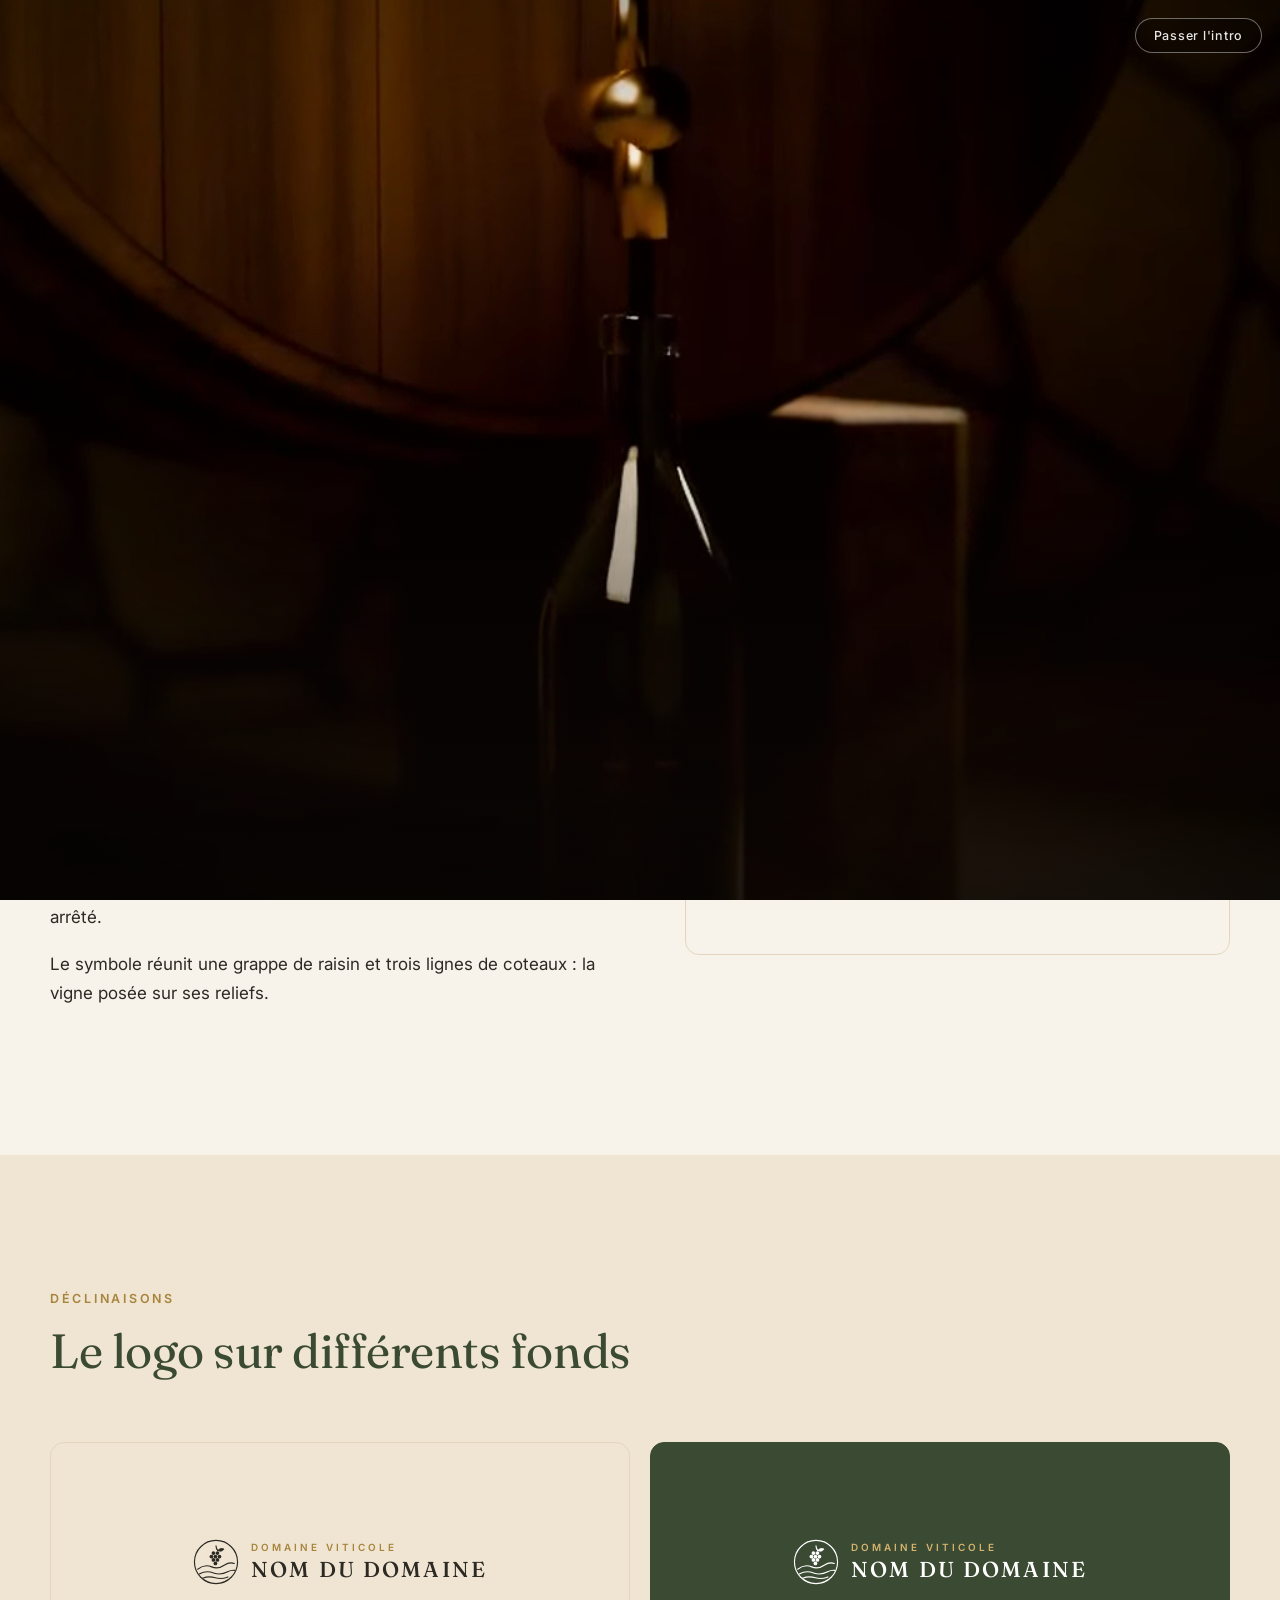
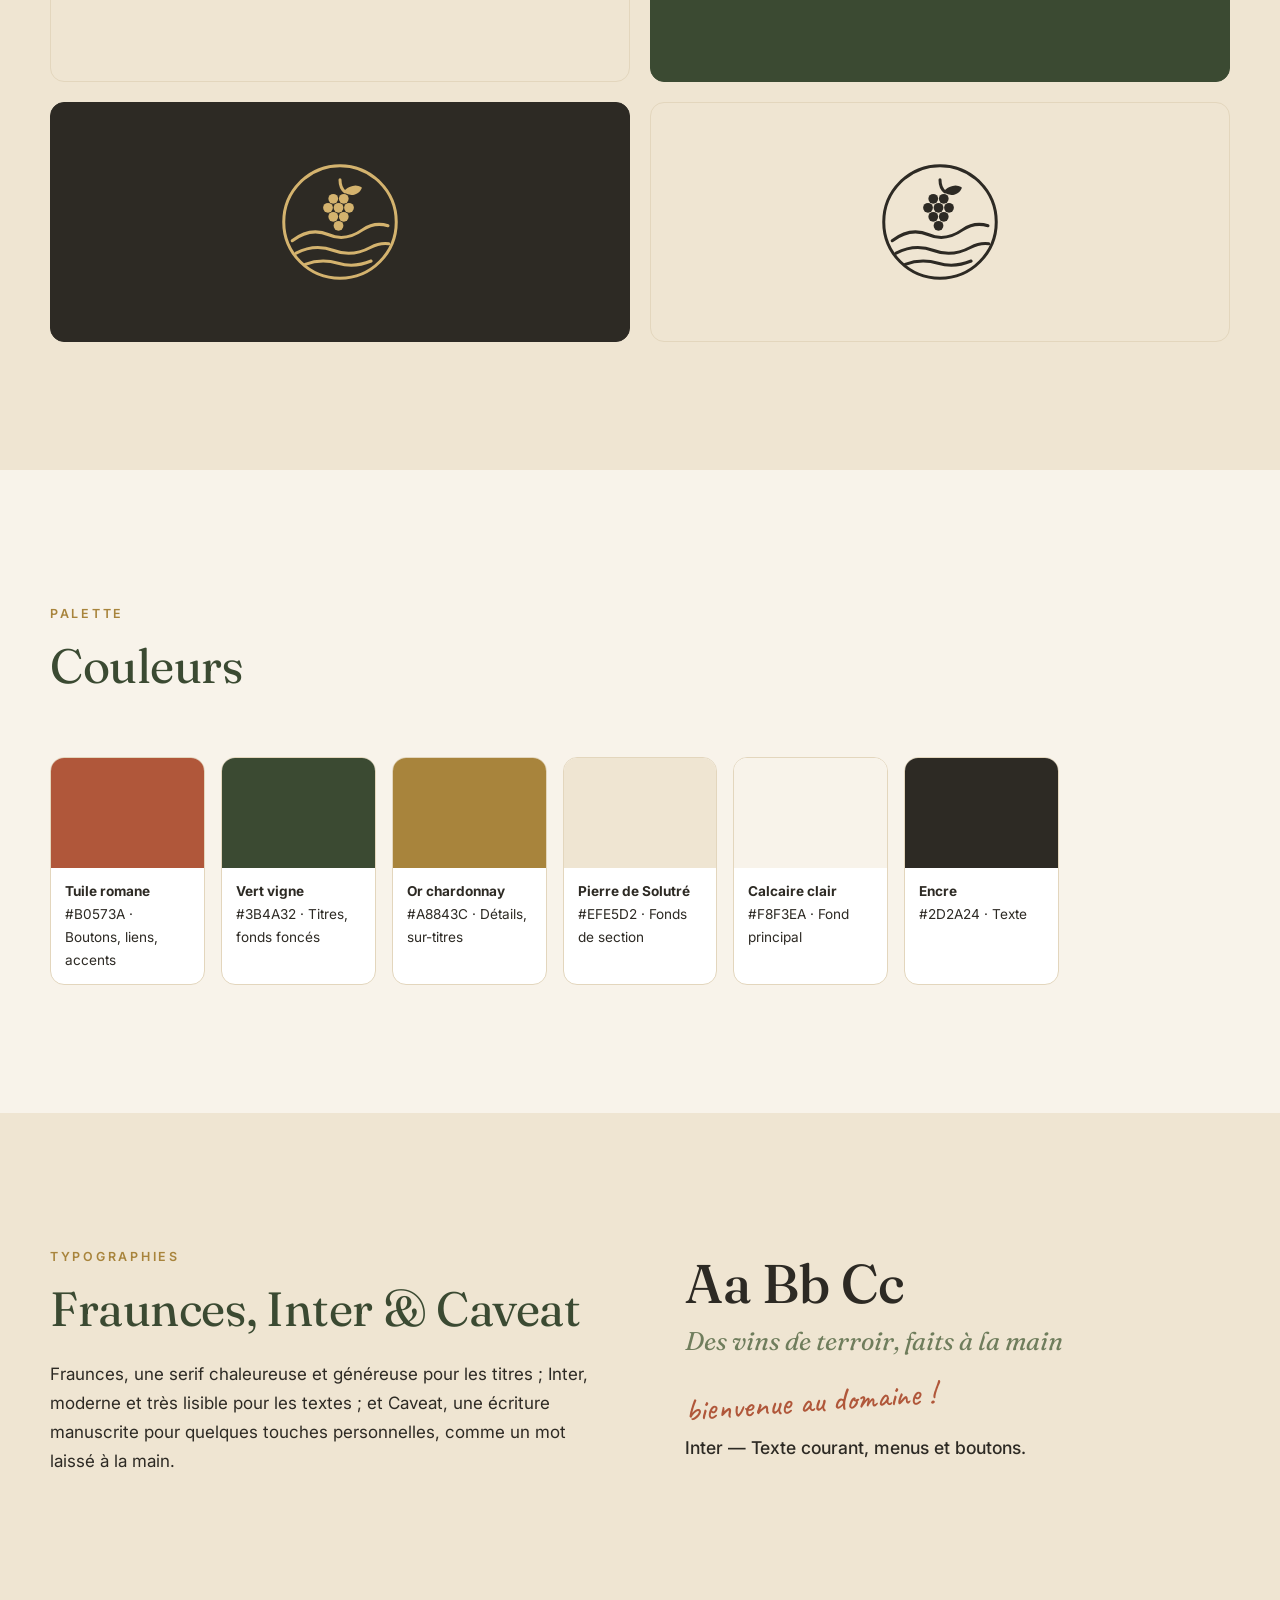
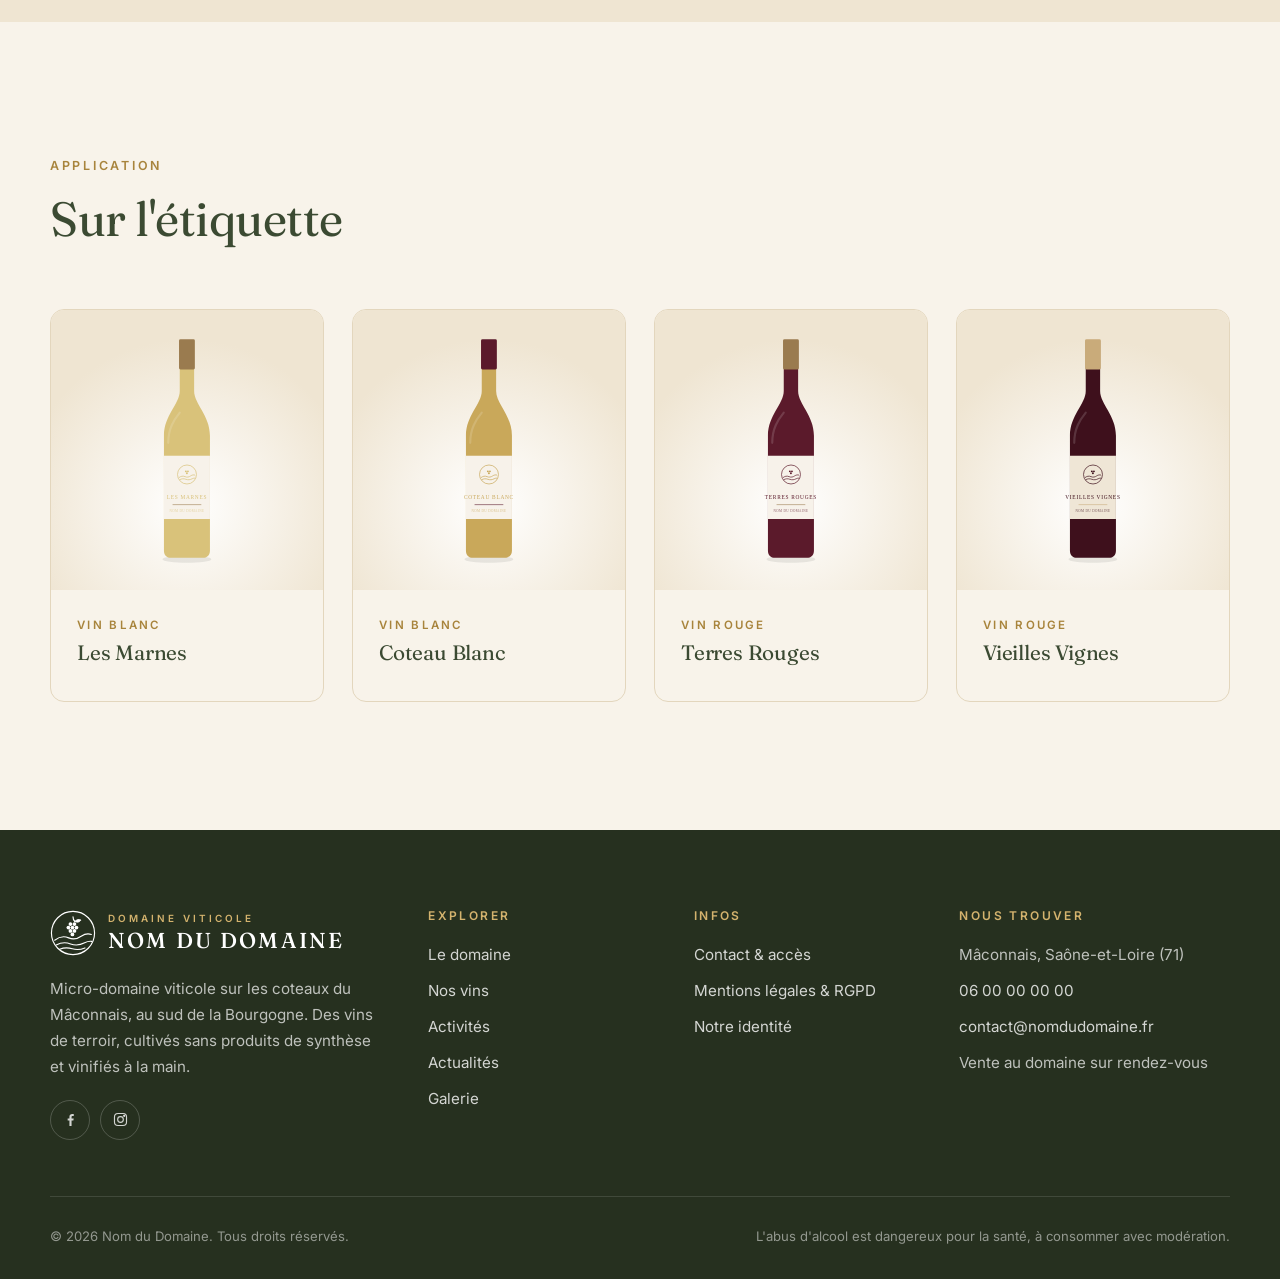
<file: marque.html>
<!DOCTYPE html>
<html lang="fr">
<head>
  <meta charset="UTF-8">
  <meta name="viewport" content="width=device-width, initial-scale=1">
  <title>Notre identité — Nom du Domaine</title>
  <meta name="description" content="Nom, logo, couleurs et typographies de la nouvelle identité du Nom du Domaine.">
  <meta name="theme-color" content="#3b4a32">
  <meta property="og:title" content="Notre identité — Nom du Domaine">
  <meta property="og:description" content="Nom, logo, couleurs et typographies de la nouvelle identité du Nom du Domaine.">
  <meta property="og:type" content="website">
  <link rel="icon" href="assets/favicon.svg" type="image/svg+xml">
  <link rel="preconnect" href="https://fonts.googleapis.com">
  <link rel="preconnect" href="https://fonts.gstatic.com" crossorigin>
  <link href="https://fonts.googleapis.com/css2?family=Fraunces:ital,opsz,wght@0,9..144,400;0,9..144,500;0,9..144,600;1,9..144,400&family=Caveat:wght@500&family=Inter:wght@400;500;600&display=swap" rel="stylesheet">
  <link rel="stylesheet" href="css/style.css">
  <script>(function(d){d.classList.add("js");try{var r=window.matchMedia&&matchMedia("(prefers-reduced-motion: reduce)").matches,s=navigator.connection&&navigator.connection.saveData;if(!r&&!s&&!sessionStorage.getItem("intro-vue"))d.classList.add("show-intro")}catch(e){}})(document.documentElement);</script>
</head>
<body>
  <div class="intro" aria-hidden="true">
    <video class="intro__video" muted playsinline preload="auto" data-src="assets/video/intro" data-src-mobile="assets/video/intro-mobile"></video>
    <div class="intro__shade"></div>
    <div class="intro__copy">
      <span class="hand">bienvenue au domaine !</span>
      <strong>NOM DU DOMAINE</strong>
      <small>DOMAINE VITICOLE · Mâconnais</small>
    </div>
    <div class="intro__age" role="dialog" aria-label="Vérification de l'âge">
      <p>Ce site présente des boissons alcoolisées. Avez-vous l'âge légal pour en consommer ?</p>
      <div class="btn-row">
        <button class="btn btn--light" type="button" data-intro-yes>J'ai 18 ans ou plus</button>
        <button class="btn btn--outline-light" type="button" data-intro-no>J'ai moins de 18 ans</button>
      </div>
    </div>
    <button class="intro__skip" type="button">Passer l'intro</button>
  </div>
  <a class="skip-link" href="#contenu">Aller au contenu</a>

  <header class="site-header">
    <div class="container">
      <a class="brand" href="index.html" aria-label="Nom du Domaine — accueil"><svg viewBox="0 0 64 64" fill="none" stroke="currentColor" stroke-linecap="round" stroke-linejoin="round" aria-hidden="true"><circle cx="32" cy="32" r="30" stroke-width="1.6"/><path d="M32 9.5c0 3 .8 5 2.6 6.4" stroke-width="1.6"/><path d="M34.6 15.9c2.4-2.9 6.2-3.3 8.4-2-1.2 2.6-4.6 4.2-8.4 2Z" fill="currentColor" stroke-width="1.2"/><g fill="currentColor" stroke="none"><circle cx="28.4" cy="19.6" r="2.6"/><circle cx="34" cy="19.6" r="2.6"/><circle cx="25.6" cy="24.4" r="2.6"/><circle cx="31.2" cy="24.4" r="2.6"/><circle cx="36.8" cy="24.4" r="2.6"/><circle cx="28.4" cy="29.2" r="2.6"/><circle cx="34" cy="29.2" r="2.6"/><circle cx="31.2" cy="34" r="2.6"/></g><path d="M6.5 42c6-4.6 12.5-6.2 19.5-3.2 6.4 2.8 12.3 1.4 18-2.6 4.2-2.9 9-3.6 13.6-2.2" stroke-width="1.6"/><path d="M8.6 48.6c6.6-3.4 13.2-4 20-1.4 6.6 2.5 13.6 1.6 19.6-1.6 3.4-1.8 6.6-2.4 9.8-2" stroke-width="1.6"/><path d="M13.4 54.6c5.8-2.2 11.6-2.4 17.6-.6 5.8 1.7 11.8 1.2 17.6-1.2" stroke-width="1.6"/></svg><span class="brand-text"><small>DOMAINE VITICOLE</small><strong>NOM DU DOMAINE</strong></span></a>
      <button class="nav-toggle" type="button" aria-label="Ouvrir le menu" aria-expanded="false" aria-controls="menu"><span></span></button>
      <nav class="nav" id="menu" aria-label="Navigation principale">
        <ul><li><a href="index.html">Accueil</a></li><li><a href="domaine.html">Le domaine</a></li><li><a href="vins.html">Nos vins</a></li><li><a href="activites.html">Activités</a></li><li><a href="actualites.html">Actualités</a></li><li><a href="galerie.html">Galerie</a></li><li><a class="btn" href="contact.html">Contact</a></li></ul>
      </nav>
    </div>
  </header>

  <main id="contenu">
    <section class="page-hero">
      <div class="blob"></div>
      <div class="container page-hero__grid page-hero__grid--solo">
        <div>
          <p class="breadcrumb"><a href="index.html">Accueil</a> / Notre identité</p>
          <span class="eyebrow">Identité</span>
          <h1>Notre nouvelle identité</h1>
          <p>Une proposition de marque à ajuster ensemble : nom, logo, couleurs et typographies.</p>
        </div>
        
      </div>
    </section>

    <section class="section">
      <div class="container split">
        <div>
          <span class="eyebrow">Le nom</span>
          <h2>À définir</h2>
          <p class="lead">Le nom définitif du domaine sera choisi prochainement.</p>
          <p>En attendant, « Nom du Domaine » sert de nom provisoire partout sur le site : en-tête, logo, étiquettes, pied de page et mentions légales. Il sera remplacé en une seule fois dès que le nom sera arrêté.</p>
          <p>Le symbole réunit une grappe de raisin et trois lignes de coteaux : la vigne posée sur ses reliefs.</p>
        </div>
        <div class="logo-board" style="grid-template-columns:1fr">
          <div><img src="assets/logo.svg" alt="Logo Nom du Domaine" style="width:min(100%,380px)"></div>
        </div>
      </div>
    </section>

    <section class="section section--cream">
      <div class="container">
        <div class="section-head"><span class="eyebrow">Déclinaisons</span><h2>Le logo sur différents fonds</h2></div>
        <div class="logo-board">
          <div class="on-cream"><span class="brand" style="color:var(--wine)"><svg viewBox="0 0 64 64" fill="none" stroke="currentColor" stroke-linecap="round" stroke-linejoin="round" aria-hidden="true"><circle cx="32" cy="32" r="30" stroke-width="1.6"/><path d="M32 9.5c0 3 .8 5 2.6 6.4" stroke-width="1.6"/><path d="M34.6 15.9c2.4-2.9 6.2-3.3 8.4-2-1.2 2.6-4.6 4.2-8.4 2Z" fill="currentColor" stroke-width="1.2"/><g fill="currentColor" stroke="none"><circle cx="28.4" cy="19.6" r="2.6"/><circle cx="34" cy="19.6" r="2.6"/><circle cx="25.6" cy="24.4" r="2.6"/><circle cx="31.2" cy="24.4" r="2.6"/><circle cx="36.8" cy="24.4" r="2.6"/><circle cx="28.4" cy="29.2" r="2.6"/><circle cx="34" cy="29.2" r="2.6"/><circle cx="31.2" cy="34" r="2.6"/></g><path d="M6.5 42c6-4.6 12.5-6.2 19.5-3.2 6.4 2.8 12.3 1.4 18-2.6 4.2-2.9 9-3.6 13.6-2.2" stroke-width="1.6"/><path d="M8.6 48.6c6.6-3.4 13.2-4 20-1.4 6.6 2.5 13.6 1.6 19.6-1.6 3.4-1.8 6.6-2.4 9.8-2" stroke-width="1.6"/><path d="M13.4 54.6c5.8-2.2 11.6-2.4 17.6-.6 5.8 1.7 11.8 1.2 17.6-1.2" stroke-width="1.6"/></svg><span class="brand-text"><small>DOMAINE VITICOLE</small><strong>NOM DU DOMAINE</strong></span></span></div>
          <div class="on-wine"><span class="brand" style="color:#fff"><svg viewBox="0 0 64 64" fill="none" stroke="currentColor" stroke-linecap="round" stroke-linejoin="round" aria-hidden="true"><circle cx="32" cy="32" r="30" stroke-width="1.6"/><path d="M32 9.5c0 3 .8 5 2.6 6.4" stroke-width="1.6"/><path d="M34.6 15.9c2.4-2.9 6.2-3.3 8.4-2-1.2 2.6-4.6 4.2-8.4 2Z" fill="currentColor" stroke-width="1.2"/><g fill="currentColor" stroke="none"><circle cx="28.4" cy="19.6" r="2.6"/><circle cx="34" cy="19.6" r="2.6"/><circle cx="25.6" cy="24.4" r="2.6"/><circle cx="31.2" cy="24.4" r="2.6"/><circle cx="36.8" cy="24.4" r="2.6"/><circle cx="28.4" cy="29.2" r="2.6"/><circle cx="34" cy="29.2" r="2.6"/><circle cx="31.2" cy="34" r="2.6"/></g><path d="M6.5 42c6-4.6 12.5-6.2 19.5-3.2 6.4 2.8 12.3 1.4 18-2.6 4.2-2.9 9-3.6 13.6-2.2" stroke-width="1.6"/><path d="M8.6 48.6c6.6-3.4 13.2-4 20-1.4 6.6 2.5 13.6 1.6 19.6-1.6 3.4-1.8 6.6-2.4 9.8-2" stroke-width="1.6"/><path d="M13.4 54.6c5.8-2.2 11.6-2.4 17.6-.6 5.8 1.7 11.8 1.2 17.6-1.2" stroke-width="1.6"/></svg><span class="brand-text"><small style="color:var(--gold-light)">DOMAINE VITICOLE</small><strong>NOM DU DOMAINE</strong></span></span></div>
          <div class="on-ink"><div style="width:120px"><svg viewBox="0 0 64 64" fill="none" stroke="currentColor" stroke-linecap="round" stroke-linejoin="round" aria-hidden="true"><circle cx="32" cy="32" r="30" stroke-width="1.6"/><path d="M32 9.5c0 3 .8 5 2.6 6.4" stroke-width="1.6"/><path d="M34.6 15.9c2.4-2.9 6.2-3.3 8.4-2-1.2 2.6-4.6 4.2-8.4 2Z" fill="currentColor" stroke-width="1.2"/><g fill="currentColor" stroke="none"><circle cx="28.4" cy="19.6" r="2.6"/><circle cx="34" cy="19.6" r="2.6"/><circle cx="25.6" cy="24.4" r="2.6"/><circle cx="31.2" cy="24.4" r="2.6"/><circle cx="36.8" cy="24.4" r="2.6"/><circle cx="28.4" cy="29.2" r="2.6"/><circle cx="34" cy="29.2" r="2.6"/><circle cx="31.2" cy="34" r="2.6"/></g><path d="M6.5 42c6-4.6 12.5-6.2 19.5-3.2 6.4 2.8 12.3 1.4 18-2.6 4.2-2.9 9-3.6 13.6-2.2" stroke-width="1.6"/><path d="M8.6 48.6c6.6-3.4 13.2-4 20-1.4 6.6 2.5 13.6 1.6 19.6-1.6 3.4-1.8 6.6-2.4 9.8-2" stroke-width="1.6"/><path d="M13.4 54.6c5.8-2.2 11.6-2.4 17.6-.6 5.8 1.7 11.8 1.2 17.6-1.2" stroke-width="1.6"/></svg></div></div>
          <div><div style="width:120px;color:var(--wine)"><svg viewBox="0 0 64 64" fill="none" stroke="currentColor" stroke-linecap="round" stroke-linejoin="round" aria-hidden="true"><circle cx="32" cy="32" r="30" stroke-width="1.6"/><path d="M32 9.5c0 3 .8 5 2.6 6.4" stroke-width="1.6"/><path d="M34.6 15.9c2.4-2.9 6.2-3.3 8.4-2-1.2 2.6-4.6 4.2-8.4 2Z" fill="currentColor" stroke-width="1.2"/><g fill="currentColor" stroke="none"><circle cx="28.4" cy="19.6" r="2.6"/><circle cx="34" cy="19.6" r="2.6"/><circle cx="25.6" cy="24.4" r="2.6"/><circle cx="31.2" cy="24.4" r="2.6"/><circle cx="36.8" cy="24.4" r="2.6"/><circle cx="28.4" cy="29.2" r="2.6"/><circle cx="34" cy="29.2" r="2.6"/><circle cx="31.2" cy="34" r="2.6"/></g><path d="M6.5 42c6-4.6 12.5-6.2 19.5-3.2 6.4 2.8 12.3 1.4 18-2.6 4.2-2.9 9-3.6 13.6-2.2" stroke-width="1.6"/><path d="M8.6 48.6c6.6-3.4 13.2-4 20-1.4 6.6 2.5 13.6 1.6 19.6-1.6 3.4-1.8 6.6-2.4 9.8-2" stroke-width="1.6"/><path d="M13.4 54.6c5.8-2.2 11.6-2.4 17.6-.6 5.8 1.7 11.8 1.2 17.6-1.2" stroke-width="1.6"/></svg></div></div>
        </div>
      </div>
    </section>

    <section class="section">
      <div class="container">
        <div class="section-head"><span class="eyebrow">Palette</span><h2>Couleurs</h2></div>
        <div class="swatches"><div class="swatch"><div style="background:#B0573A"></div><p><strong>Tuile romane</strong>#B0573A · Boutons, liens, accents</p></div><div class="swatch"><div style="background:#3B4A32"></div><p><strong>Vert vigne</strong>#3B4A32 · Titres, fonds foncés</p></div><div class="swatch"><div style="background:#A8843C"></div><p><strong>Or chardonnay</strong>#A8843C · Détails, sur-titres</p></div><div class="swatch"><div style="background:#EFE5D2"></div><p><strong>Pierre de Solutré</strong>#EFE5D2 · Fonds de section</p></div><div class="swatch"><div style="background:#F8F3EA"></div><p><strong>Calcaire clair</strong>#F8F3EA · Fond principal</p></div><div class="swatch"><div style="background:#2D2A24"></div><p><strong>Encre</strong>#2D2A24 · Texte</p></div></div>
      </div>
    </section>

    <section class="section section--cream">
      <div class="container split">
        <div>
          <span class="eyebrow">Typographies</span>
          <h2>Fraunces, Inter &amp; Caveat</h2>
          <p>Fraunces, une serif chaleureuse et généreuse pour les titres ; Inter, moderne et très lisible pour les textes ; et Caveat, une écriture manuscrite pour quelques touches personnelles, comme un mot laissé à la main.</p>
        </div>
        <div>
          <p style="font:500 3.4rem/1.1 var(--serif);margin-bottom:.2em">Aa Bb Cc</p>
          <p style="font:italic 400 1.6rem/1.3 var(--serif);color:var(--sage)">Des vins de terroir, faits à la main</p>
          <p class="hand" style="margin:0 0 1rem">bienvenue au domaine !</p>
          <p style="font:500 1.1rem/1.6 var(--sans)">Inter — Texte courant, menus et boutons.</p>
        </div>
      </div>
    </section>

    <section class="section">
      <div class="container">
        <div class="section-head"><span class="eyebrow">Application</span><h2>Sur l'étiquette</h2></div>
        <div class="cards cards--4">
          <div class="wine"><div class="wine__bottle"><svg viewBox="0 0 100 320" aria-hidden="true"><ellipse cx="50" cy="312" rx="34" ry="5" fill="#000" opacity=".08"/><path d="M40 8 H60 V78 C60 96 82 112 82 140 V300 C82 306 78 310 72 310 H28 C22 310 18 306 18 300 V140 C18 112 40 96 40 78Z" fill="#d9c27a"/><rect x="39" y="6" width="22" height="42" rx="2" fill="#9a7b4f"/><rect x="18" y="168" width="64" height="88" fill="#f7f2ea"/><g transform="translate(36 180) scale(.44)" fill="none" stroke="#d9c27a" stroke-width="2.2"><circle cx="32" cy="32" r="30"/><path d="M6.5 42c6-4.6 12.5-6.2 19.5-3.2 6.4 2.8 12.3 1.4 18-2.6 4.2-2.9 9-3.6 13.6-2.2M8.6 48.6c6.6-3.4 13.2-4 20-1.4 6.6 2.5 13.6 1.6 19.6-1.6 3.4-1.8 6.6-2.4 9.8-2"/><g fill="#d9c27a" stroke="none"><circle cx="28.4" cy="22" r="3"/><circle cx="35" cy="22" r="3"/><circle cx="31.7" cy="28" r="3"/></g></g><text x="50" y="228" text-anchor="middle" font-family="Georgia, serif" font-size="7.5" letter-spacing="1" fill="#d9c27a">LES MARNES</text><path d="M30 236 H70" stroke="#9a7b4f" stroke-width=".8"/><text x="50" y="246" text-anchor="middle" font-family="Georgia, serif" font-size="4.6" letter-spacing=".5" fill="#d9c27a" opacity=".7">NOM DU DOMAINE</text><path d="M24 150 C24 130 32 118 40 108" stroke="#fff" stroke-width="3" opacity=".15" fill="none" stroke-linecap="round"/></svg></div><div class="wine__body"><span class="wine__type">Vin blanc</span><h3 style="font-size:1.3rem">Les Marnes</h3></div></div><div class="wine"><div class="wine__bottle"><svg viewBox="0 0 100 320" aria-hidden="true"><ellipse cx="50" cy="312" rx="34" ry="5" fill="#000" opacity=".08"/><path d="M40 8 H60 V78 C60 96 82 112 82 140 V300 C82 306 78 310 72 310 H28 C22 310 18 306 18 300 V140 C18 112 40 96 40 78Z" fill="#c9a85a"/><rect x="39" y="6" width="22" height="42" rx="2" fill="#5b1a2b"/><rect x="18" y="168" width="64" height="88" fill="#f7f2ea"/><g transform="translate(36 180) scale(.44)" fill="none" stroke="#c9a85a" stroke-width="2.2"><circle cx="32" cy="32" r="30"/><path d="M6.5 42c6-4.6 12.5-6.2 19.5-3.2 6.4 2.8 12.3 1.4 18-2.6 4.2-2.9 9-3.6 13.6-2.2M8.6 48.6c6.6-3.4 13.2-4 20-1.4 6.6 2.5 13.6 1.6 19.6-1.6 3.4-1.8 6.6-2.4 9.8-2"/><g fill="#c9a85a" stroke="none"><circle cx="28.4" cy="22" r="3"/><circle cx="35" cy="22" r="3"/><circle cx="31.7" cy="28" r="3"/></g></g><text x="50" y="228" text-anchor="middle" font-family="Georgia, serif" font-size="7.5" letter-spacing="1" fill="#c9a85a">COTEAU BLANC</text><path d="M30 236 H70" stroke="#5b1a2b" stroke-width=".8"/><text x="50" y="246" text-anchor="middle" font-family="Georgia, serif" font-size="4.6" letter-spacing=".5" fill="#c9a85a" opacity=".7">NOM DU DOMAINE</text><path d="M24 150 C24 130 32 118 40 108" stroke="#fff" stroke-width="3" opacity=".15" fill="none" stroke-linecap="round"/></svg></div><div class="wine__body"><span class="wine__type">Vin blanc</span><h3 style="font-size:1.3rem">Coteau Blanc</h3></div></div><div class="wine"><div class="wine__bottle"><svg viewBox="0 0 100 320" aria-hidden="true"><ellipse cx="50" cy="312" rx="34" ry="5" fill="#000" opacity=".08"/><path d="M40 8 H60 V78 C60 96 82 112 82 140 V300 C82 306 78 310 72 310 H28 C22 310 18 306 18 300 V140 C18 112 40 96 40 78Z" fill="#5b1a2b"/><rect x="39" y="6" width="22" height="42" rx="2" fill="#9a7b4f"/><rect x="18" y="168" width="64" height="88" fill="#f7f2ea"/><g transform="translate(36 180) scale(.44)" fill="none" stroke="#5b1a2b" stroke-width="2.2"><circle cx="32" cy="32" r="30"/><path d="M6.5 42c6-4.6 12.5-6.2 19.5-3.2 6.4 2.8 12.3 1.4 18-2.6 4.2-2.9 9-3.6 13.6-2.2M8.6 48.6c6.6-3.4 13.2-4 20-1.4 6.6 2.5 13.6 1.6 19.6-1.6 3.4-1.8 6.6-2.4 9.8-2"/><g fill="#5b1a2b" stroke="none"><circle cx="28.4" cy="22" r="3"/><circle cx="35" cy="22" r="3"/><circle cx="31.7" cy="28" r="3"/></g></g><text x="50" y="228" text-anchor="middle" font-family="Georgia, serif" font-size="7.5" letter-spacing="1" fill="#5b1a2b">TERRES ROUGES</text><path d="M30 236 H70" stroke="#9a7b4f" stroke-width=".8"/><text x="50" y="246" text-anchor="middle" font-family="Georgia, serif" font-size="4.6" letter-spacing=".5" fill="#5b1a2b" opacity=".7">NOM DU DOMAINE</text><path d="M24 150 C24 130 32 118 40 108" stroke="#fff" stroke-width="3" opacity=".15" fill="none" stroke-linecap="round"/></svg></div><div class="wine__body"><span class="wine__type">Vin rouge</span><h3 style="font-size:1.3rem">Terres Rouges</h3></div></div><div class="wine"><div class="wine__bottle"><svg viewBox="0 0 100 320" aria-hidden="true"><ellipse cx="50" cy="312" rx="34" ry="5" fill="#000" opacity=".08"/><path d="M40 8 H60 V78 C60 96 82 112 82 140 V300 C82 306 78 310 72 310 H28 C22 310 18 306 18 300 V140 C18 112 40 96 40 78Z" fill="#3e101c"/><rect x="39" y="6" width="22" height="42" rx="2" fill="#c9ab7a"/><rect x="18" y="168" width="64" height="88" fill="#efe6d6"/><g transform="translate(36 180) scale(.44)" fill="none" stroke="#3e101c" stroke-width="2.2"><circle cx="32" cy="32" r="30"/><path d="M6.5 42c6-4.6 12.5-6.2 19.5-3.2 6.4 2.8 12.3 1.4 18-2.6 4.2-2.9 9-3.6 13.6-2.2M8.6 48.6c6.6-3.4 13.2-4 20-1.4 6.6 2.5 13.6 1.6 19.6-1.6 3.4-1.8 6.6-2.4 9.8-2"/><g fill="#3e101c" stroke="none"><circle cx="28.4" cy="22" r="3"/><circle cx="35" cy="22" r="3"/><circle cx="31.7" cy="28" r="3"/></g></g><text x="50" y="228" text-anchor="middle" font-family="Georgia, serif" font-size="7.5" letter-spacing="1" fill="#3e101c">VIEILLES VIGNES</text><path d="M30 236 H70" stroke="#c9ab7a" stroke-width=".8"/><text x="50" y="246" text-anchor="middle" font-family="Georgia, serif" font-size="4.6" letter-spacing=".5" fill="#3e101c" opacity=".7">NOM DU DOMAINE</text><path d="M24 150 C24 130 32 118 40 108" stroke="#fff" stroke-width="3" opacity=".15" fill="none" stroke-linecap="round"/></svg></div><div class="wine__body"><span class="wine__type">Vin rouge</span><h3 style="font-size:1.3rem">Vieilles Vignes</h3></div></div>
        </div>
      </div>
    </section>
  </main>

  <footer class="site-footer">
    <div class="container">
      <div class="footer-grid">
        <div>
          <a class="brand" href="index.html"><svg viewBox="0 0 64 64" fill="none" stroke="currentColor" stroke-linecap="round" stroke-linejoin="round" aria-hidden="true"><circle cx="32" cy="32" r="30" stroke-width="1.6"/><path d="M32 9.5c0 3 .8 5 2.6 6.4" stroke-width="1.6"/><path d="M34.6 15.9c2.4-2.9 6.2-3.3 8.4-2-1.2 2.6-4.6 4.2-8.4 2Z" fill="currentColor" stroke-width="1.2"/><g fill="currentColor" stroke="none"><circle cx="28.4" cy="19.6" r="2.6"/><circle cx="34" cy="19.6" r="2.6"/><circle cx="25.6" cy="24.4" r="2.6"/><circle cx="31.2" cy="24.4" r="2.6"/><circle cx="36.8" cy="24.4" r="2.6"/><circle cx="28.4" cy="29.2" r="2.6"/><circle cx="34" cy="29.2" r="2.6"/><circle cx="31.2" cy="34" r="2.6"/></g><path d="M6.5 42c6-4.6 12.5-6.2 19.5-3.2 6.4 2.8 12.3 1.4 18-2.6 4.2-2.9 9-3.6 13.6-2.2" stroke-width="1.6"/><path d="M8.6 48.6c6.6-3.4 13.2-4 20-1.4 6.6 2.5 13.6 1.6 19.6-1.6 3.4-1.8 6.6-2.4 9.8-2" stroke-width="1.6"/><path d="M13.4 54.6c5.8-2.2 11.6-2.4 17.6-.6 5.8 1.7 11.8 1.2 17.6-1.2" stroke-width="1.6"/></svg><span class="brand-text"><small>DOMAINE VITICOLE</small><strong>NOM DU DOMAINE</strong></span></a>
          <p>Micro-domaine viticole sur les coteaux du Mâconnais, au sud de la Bourgogne. Des vins de terroir, cultivés sans produits de synthèse et vinifiés à la main.</p>
          <div class="socials">
            <a href="#" aria-label="Facebook"><svg viewBox="0 0 24 24" fill="currentColor"><path d="M13.5 21v-7.5h2.6l.4-3h-3V8.6c0-.9.3-1.5 1.5-1.5h1.6V4.4c-.3 0-1.2-.1-2.3-.1-2.3 0-3.8 1.4-3.8 3.9v2.3H8v3h2.5V21h3Z"/></svg></a>
            <a href="#" aria-label="Instagram"><svg viewBox="0 0 24 24" fill="none" stroke="currentColor" stroke-width="1.6"><rect x="3.5" y="3.5" width="17" height="17" rx="5"/><circle cx="12" cy="12" r="4"/><circle cx="17.2" cy="6.8" r=".8" fill="currentColor"/></svg></a>
          </div>
        </div>
        <div>
          <h4>Explorer</h4>
          <ul>
            <li><a href="domaine.html">Le domaine</a></li>
            <li><a href="vins.html">Nos vins</a></li>
            <li><a href="activites.html">Activités</a></li>
            <li><a href="actualites.html">Actualités</a></li>
            <li><a href="galerie.html">Galerie</a></li>
          </ul>
        </div>
        <div>
          <h4>Infos</h4>
          <ul>
            <li><a href="contact.html">Contact &amp; accès</a></li>
            <li><a href="mentions-legales.html">Mentions légales &amp; RGPD</a></li>
            <li><a href="marque.html">Notre identité</a></li>
          </ul>
        </div>
        <div>
          <h4>Nous trouver</h4>
          <ul>
            <li>Mâconnais, Saône-et-Loire (71)</li>
            <li><a href="tel:+33600000000">06 00 00 00 00</a></li>
            <li><a href="mailto:contact@nomdudomaine.fr">contact@nomdudomaine.fr</a></li>
            <li>Vente au domaine sur rendez-vous</li>
          </ul>
        </div>
      </div>
      <div class="footer-bottom">
        <p>© <span data-year>2026</span> Nom du Domaine. Tous droits réservés.</p>
        <p>L'abus d'alcool est dangereux pour la santé, à consommer avec modération.</p>
      </div>
    </div>
  </footer>

  <div class="age-gate" role="dialog" aria-modal="true" aria-labelledby="age-title">
    <div class="age-gate__box">
      <svg viewBox="0 0 64 64" fill="none" stroke="currentColor" stroke-linecap="round" stroke-linejoin="round" aria-hidden="true"><circle cx="32" cy="32" r="30" stroke-width="1.6"/><path d="M32 9.5c0 3 .8 5 2.6 6.4" stroke-width="1.6"/><path d="M34.6 15.9c2.4-2.9 6.2-3.3 8.4-2-1.2 2.6-4.6 4.2-8.4 2Z" fill="currentColor" stroke-width="1.2"/><g fill="currentColor" stroke="none"><circle cx="28.4" cy="19.6" r="2.6"/><circle cx="34" cy="19.6" r="2.6"/><circle cx="25.6" cy="24.4" r="2.6"/><circle cx="31.2" cy="24.4" r="2.6"/><circle cx="36.8" cy="24.4" r="2.6"/><circle cx="28.4" cy="29.2" r="2.6"/><circle cx="34" cy="29.2" r="2.6"/><circle cx="31.2" cy="34" r="2.6"/></g><path d="M6.5 42c6-4.6 12.5-6.2 19.5-3.2 6.4 2.8 12.3 1.4 18-2.6 4.2-2.9 9-3.6 13.6-2.2" stroke-width="1.6"/><path d="M8.6 48.6c6.6-3.4 13.2-4 20-1.4 6.6 2.5 13.6 1.6 19.6-1.6 3.4-1.8 6.6-2.4 9.8-2" stroke-width="1.6"/><path d="M13.4 54.6c5.8-2.2 11.6-2.4 17.6-.6 5.8 1.7 11.8 1.2 17.6-1.2" stroke-width="1.6"/></svg>
      <h2 id="age-title">Bienvenue au domaine</h2>
      <p>Ce site présente des boissons alcoolisées. Pour y accéder, vous devez avoir l'âge légal de consommer de l'alcool dans votre pays.</p>
      <div class="btn-row">
        <button class="btn" type="button" data-age-yes>J'ai 18 ans ou plus</button>
        <button class="btn btn--ghost" type="button" data-age-no>J'ai moins de 18 ans</button>
      </div>
      <p class="age-gate__legal">L'abus d'alcool est dangereux pour la santé, à consommer avec modération.</p>
    </div>
  </div>

  <script src="js/main.js"></script>
</body>
</html>
</file>
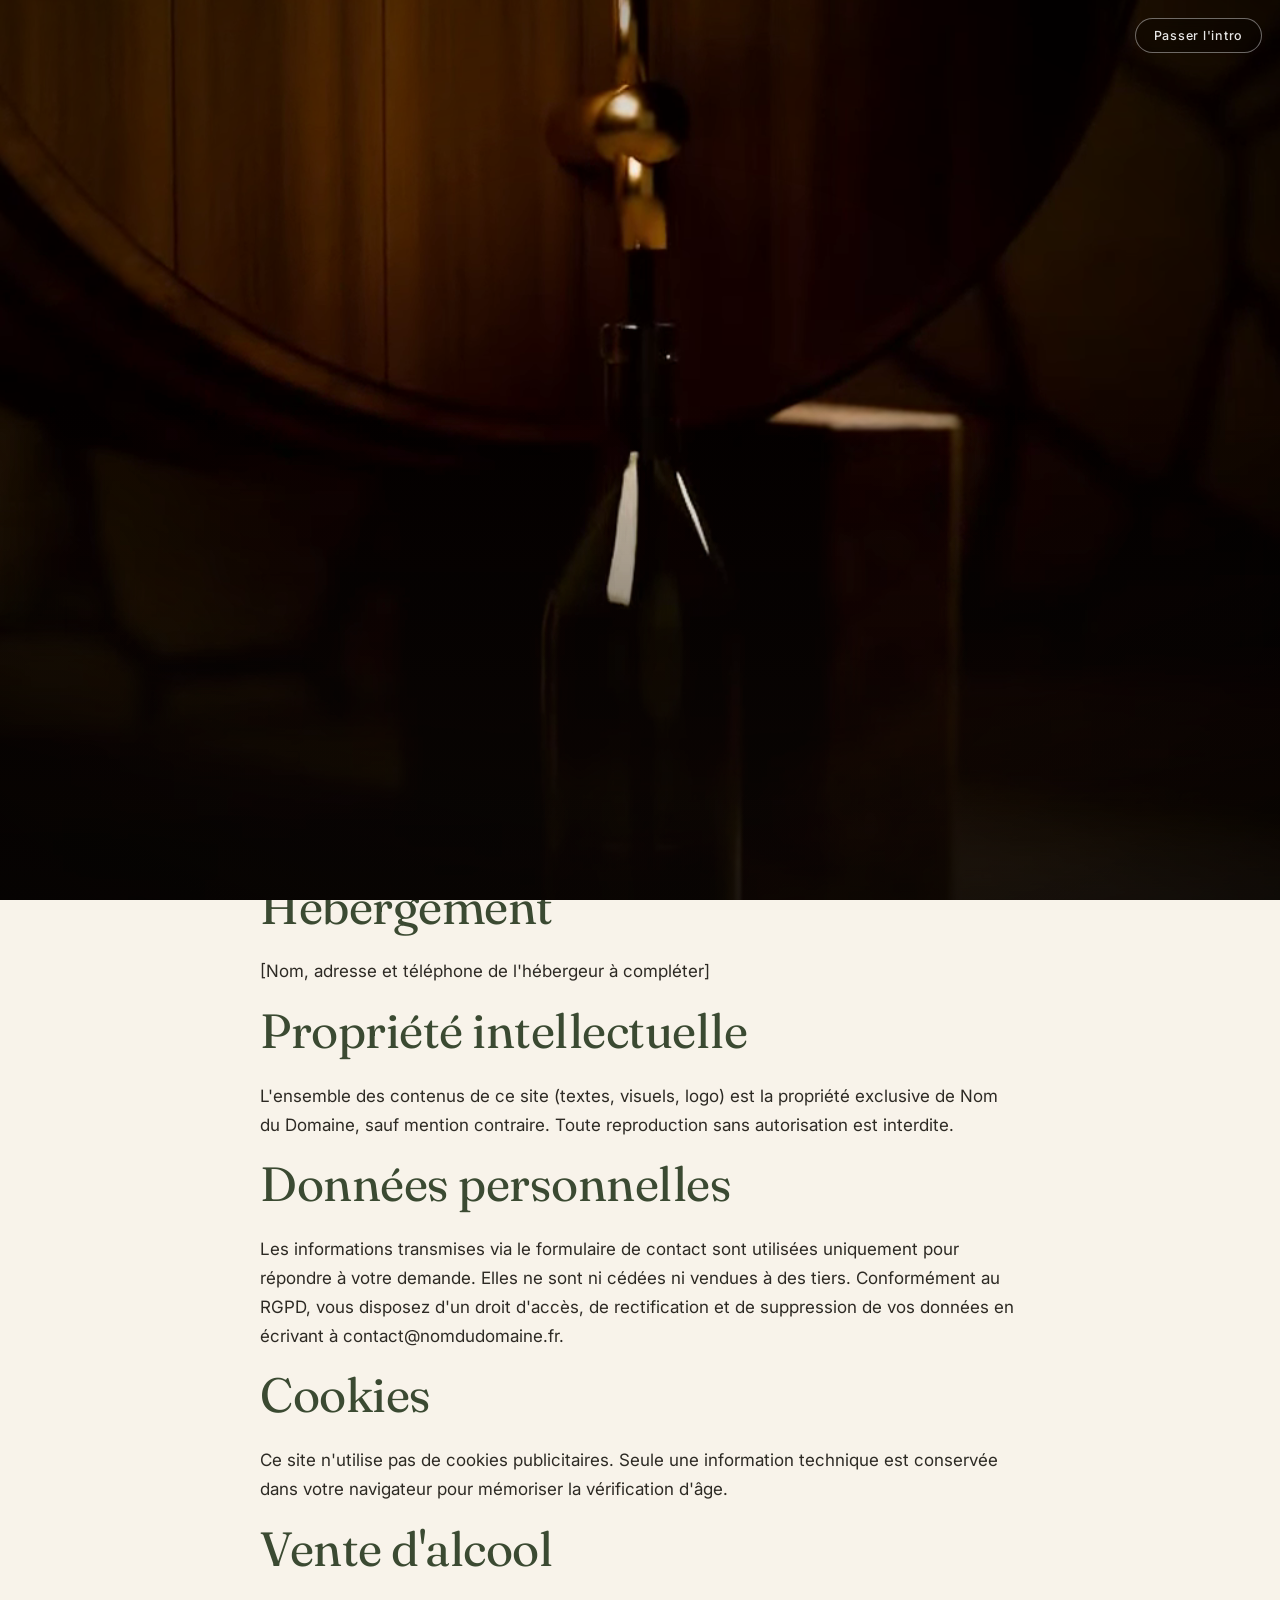
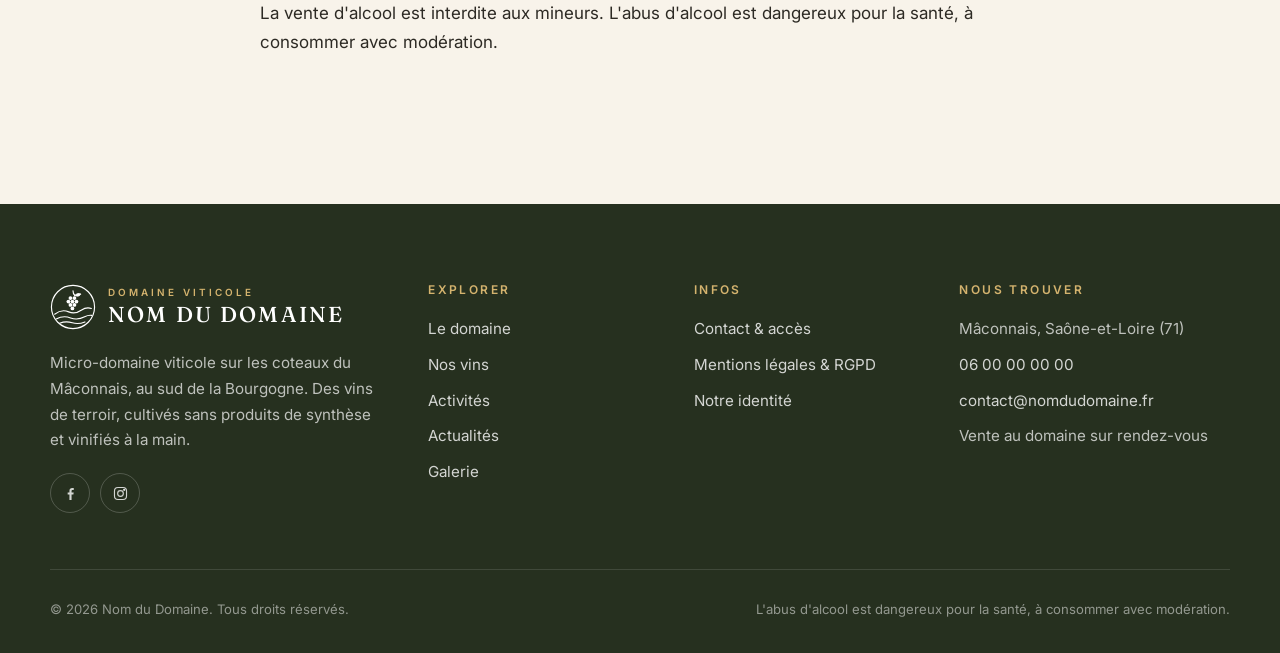
<file: mentions-legales.html>
<!DOCTYPE html>
<html lang="fr">
<head>
  <meta charset="UTF-8">
  <meta name="viewport" content="width=device-width, initial-scale=1">
  <title>Mentions légales — Nom du Domaine</title>
  <meta name="description" content="Mentions légales et politique de confidentialité du Nom du Domaine.">
  <meta name="theme-color" content="#3b4a32">
  <meta property="og:title" content="Mentions légales — Nom du Domaine">
  <meta property="og:description" content="Mentions légales et politique de confidentialité du Nom du Domaine.">
  <meta property="og:type" content="website">
  <link rel="icon" href="assets/favicon.svg" type="image/svg+xml">
  <link rel="preconnect" href="https://fonts.googleapis.com">
  <link rel="preconnect" href="https://fonts.gstatic.com" crossorigin>
  <link href="https://fonts.googleapis.com/css2?family=Fraunces:ital,opsz,wght@0,9..144,400;0,9..144,500;0,9..144,600;1,9..144,400&family=Caveat:wght@500&family=Inter:wght@400;500;600&display=swap" rel="stylesheet">
  <link rel="stylesheet" href="css/style.css">
  <script>(function(d){d.classList.add("js");try{var r=window.matchMedia&&matchMedia("(prefers-reduced-motion: reduce)").matches,s=navigator.connection&&navigator.connection.saveData;if(!r&&!s&&!sessionStorage.getItem("intro-vue"))d.classList.add("show-intro")}catch(e){}})(document.documentElement);</script>
</head>
<body>
  <div class="intro" aria-hidden="true">
    <video class="intro__video" muted playsinline preload="auto" data-src="assets/video/intro" data-src-mobile="assets/video/intro-mobile"></video>
    <div class="intro__shade"></div>
    <div class="intro__copy">
      <span class="hand">bienvenue au domaine !</span>
      <strong>NOM DU DOMAINE</strong>
      <small>DOMAINE VITICOLE · Mâconnais</small>
    </div>
    <div class="intro__age" role="dialog" aria-label="Vérification de l'âge">
      <p>Ce site présente des boissons alcoolisées. Avez-vous l'âge légal pour en consommer ?</p>
      <div class="btn-row">
        <button class="btn btn--light" type="button" data-intro-yes>J'ai 18 ans ou plus</button>
        <button class="btn btn--outline-light" type="button" data-intro-no>J'ai moins de 18 ans</button>
      </div>
    </div>
    <button class="intro__skip" type="button">Passer l'intro</button>
  </div>
  <a class="skip-link" href="#contenu">Aller au contenu</a>

  <header class="site-header">
    <div class="container">
      <a class="brand" href="index.html" aria-label="Nom du Domaine — accueil"><svg viewBox="0 0 64 64" fill="none" stroke="currentColor" stroke-linecap="round" stroke-linejoin="round" aria-hidden="true"><circle cx="32" cy="32" r="30" stroke-width="1.6"/><path d="M32 9.5c0 3 .8 5 2.6 6.4" stroke-width="1.6"/><path d="M34.6 15.9c2.4-2.9 6.2-3.3 8.4-2-1.2 2.6-4.6 4.2-8.4 2Z" fill="currentColor" stroke-width="1.2"/><g fill="currentColor" stroke="none"><circle cx="28.4" cy="19.6" r="2.6"/><circle cx="34" cy="19.6" r="2.6"/><circle cx="25.6" cy="24.4" r="2.6"/><circle cx="31.2" cy="24.4" r="2.6"/><circle cx="36.8" cy="24.4" r="2.6"/><circle cx="28.4" cy="29.2" r="2.6"/><circle cx="34" cy="29.2" r="2.6"/><circle cx="31.2" cy="34" r="2.6"/></g><path d="M6.5 42c6-4.6 12.5-6.2 19.5-3.2 6.4 2.8 12.3 1.4 18-2.6 4.2-2.9 9-3.6 13.6-2.2" stroke-width="1.6"/><path d="M8.6 48.6c6.6-3.4 13.2-4 20-1.4 6.6 2.5 13.6 1.6 19.6-1.6 3.4-1.8 6.6-2.4 9.8-2" stroke-width="1.6"/><path d="M13.4 54.6c5.8-2.2 11.6-2.4 17.6-.6 5.8 1.7 11.8 1.2 17.6-1.2" stroke-width="1.6"/></svg><span class="brand-text"><small>DOMAINE VITICOLE</small><strong>NOM DU DOMAINE</strong></span></a>
      <button class="nav-toggle" type="button" aria-label="Ouvrir le menu" aria-expanded="false" aria-controls="menu"><span></span></button>
      <nav class="nav" id="menu" aria-label="Navigation principale">
        <ul><li><a href="index.html">Accueil</a></li><li><a href="domaine.html">Le domaine</a></li><li><a href="vins.html">Nos vins</a></li><li><a href="activites.html">Activités</a></li><li><a href="actualites.html">Actualités</a></li><li><a href="galerie.html">Galerie</a></li><li><a class="btn" href="contact.html">Contact</a></li></ul>
      </nav>
    </div>
  </header>

  <main id="contenu">
    <section class="page-hero">
      <div class="blob"></div>
      <div class="container page-hero__grid page-hero__grid--solo">
        <div>
          <p class="breadcrumb"><a href="index.html">Accueil</a> / Mentions légales</p>
          <span class="eyebrow">Informations</span>
          <h1>Mentions légales &amp; RGPD</h1>
          <p>Informations légales et politique de confidentialité.</p>
        </div>
        
      </div>
    </section>

    <section class="section">
      <div class="container narrow">
        <h2>Éditeur du site</h2>
        <p>Nom du Domaine<br>Mâconnais, Saône-et-Loire (71)<br>Téléphone : 06 00 00 00 00<br>E-mail : contact@nomdudomaine.fr<br>SIRET : [à compléter]<br>Directeur de la publication : [à compléter]</p>
        <h2>Hébergement</h2>
        <p>[Nom, adresse et téléphone de l'hébergeur à compléter]</p>
        <h2>Propriété intellectuelle</h2>
        <p>L'ensemble des contenus de ce site (textes, visuels, logo) est la propriété exclusive de Nom du Domaine, sauf mention contraire. Toute reproduction sans autorisation est interdite.</p>
        <h2>Données personnelles</h2>
        <p>Les informations transmises via le formulaire de contact sont utilisées uniquement pour répondre à votre demande. Elles ne sont ni cédées ni vendues à des tiers. Conformément au RGPD, vous disposez d'un droit d'accès, de rectification et de suppression de vos données en écrivant à contact@nomdudomaine.fr.</p>
        <h2>Cookies</h2>
        <p>Ce site n'utilise pas de cookies publicitaires. Seule une information technique est conservée dans votre navigateur pour mémoriser la vérification d'âge.</p>
        <h2>Vente d'alcool</h2>
        <p>La vente d'alcool est interdite aux mineurs. L'abus d'alcool est dangereux pour la santé, à consommer avec modération.</p>
      </div>
    </section>
  </main>

  <footer class="site-footer">
    <div class="container">
      <div class="footer-grid">
        <div>
          <a class="brand" href="index.html"><svg viewBox="0 0 64 64" fill="none" stroke="currentColor" stroke-linecap="round" stroke-linejoin="round" aria-hidden="true"><circle cx="32" cy="32" r="30" stroke-width="1.6"/><path d="M32 9.5c0 3 .8 5 2.6 6.4" stroke-width="1.6"/><path d="M34.6 15.9c2.4-2.9 6.2-3.3 8.4-2-1.2 2.6-4.6 4.2-8.4 2Z" fill="currentColor" stroke-width="1.2"/><g fill="currentColor" stroke="none"><circle cx="28.4" cy="19.6" r="2.6"/><circle cx="34" cy="19.6" r="2.6"/><circle cx="25.6" cy="24.4" r="2.6"/><circle cx="31.2" cy="24.4" r="2.6"/><circle cx="36.8" cy="24.4" r="2.6"/><circle cx="28.4" cy="29.2" r="2.6"/><circle cx="34" cy="29.2" r="2.6"/><circle cx="31.2" cy="34" r="2.6"/></g><path d="M6.5 42c6-4.6 12.5-6.2 19.5-3.2 6.4 2.8 12.3 1.4 18-2.6 4.2-2.9 9-3.6 13.6-2.2" stroke-width="1.6"/><path d="M8.6 48.6c6.6-3.4 13.2-4 20-1.4 6.6 2.5 13.6 1.6 19.6-1.6 3.4-1.8 6.6-2.4 9.8-2" stroke-width="1.6"/><path d="M13.4 54.6c5.8-2.2 11.6-2.4 17.6-.6 5.8 1.7 11.8 1.2 17.6-1.2" stroke-width="1.6"/></svg><span class="brand-text"><small>DOMAINE VITICOLE</small><strong>NOM DU DOMAINE</strong></span></a>
          <p>Micro-domaine viticole sur les coteaux du Mâconnais, au sud de la Bourgogne. Des vins de terroir, cultivés sans produits de synthèse et vinifiés à la main.</p>
          <div class="socials">
            <a href="#" aria-label="Facebook"><svg viewBox="0 0 24 24" fill="currentColor"><path d="M13.5 21v-7.5h2.6l.4-3h-3V8.6c0-.9.3-1.5 1.5-1.5h1.6V4.4c-.3 0-1.2-.1-2.3-.1-2.3 0-3.8 1.4-3.8 3.9v2.3H8v3h2.5V21h3Z"/></svg></a>
            <a href="#" aria-label="Instagram"><svg viewBox="0 0 24 24" fill="none" stroke="currentColor" stroke-width="1.6"><rect x="3.5" y="3.5" width="17" height="17" rx="5"/><circle cx="12" cy="12" r="4"/><circle cx="17.2" cy="6.8" r=".8" fill="currentColor"/></svg></a>
          </div>
        </div>
        <div>
          <h4>Explorer</h4>
          <ul>
            <li><a href="domaine.html">Le domaine</a></li>
            <li><a href="vins.html">Nos vins</a></li>
            <li><a href="activites.html">Activités</a></li>
            <li><a href="actualites.html">Actualités</a></li>
            <li><a href="galerie.html">Galerie</a></li>
          </ul>
        </div>
        <div>
          <h4>Infos</h4>
          <ul>
            <li><a href="contact.html">Contact &amp; accès</a></li>
            <li><a href="mentions-legales.html">Mentions légales &amp; RGPD</a></li>
            <li><a href="marque.html">Notre identité</a></li>
          </ul>
        </div>
        <div>
          <h4>Nous trouver</h4>
          <ul>
            <li>Mâconnais, Saône-et-Loire (71)</li>
            <li><a href="tel:+33600000000">06 00 00 00 00</a></li>
            <li><a href="mailto:contact@nomdudomaine.fr">contact@nomdudomaine.fr</a></li>
            <li>Vente au domaine sur rendez-vous</li>
          </ul>
        </div>
      </div>
      <div class="footer-bottom">
        <p>© <span data-year>2026</span> Nom du Domaine. Tous droits réservés.</p>
        <p>L'abus d'alcool est dangereux pour la santé, à consommer avec modération.</p>
      </div>
    </div>
  </footer>

  <div class="age-gate" role="dialog" aria-modal="true" aria-labelledby="age-title">
    <div class="age-gate__box">
      <svg viewBox="0 0 64 64" fill="none" stroke="currentColor" stroke-linecap="round" stroke-linejoin="round" aria-hidden="true"><circle cx="32" cy="32" r="30" stroke-width="1.6"/><path d="M32 9.5c0 3 .8 5 2.6 6.4" stroke-width="1.6"/><path d="M34.6 15.9c2.4-2.9 6.2-3.3 8.4-2-1.2 2.6-4.6 4.2-8.4 2Z" fill="currentColor" stroke-width="1.2"/><g fill="currentColor" stroke="none"><circle cx="28.4" cy="19.6" r="2.6"/><circle cx="34" cy="19.6" r="2.6"/><circle cx="25.6" cy="24.4" r="2.6"/><circle cx="31.2" cy="24.4" r="2.6"/><circle cx="36.8" cy="24.4" r="2.6"/><circle cx="28.4" cy="29.2" r="2.6"/><circle cx="34" cy="29.2" r="2.6"/><circle cx="31.2" cy="34" r="2.6"/></g><path d="M6.5 42c6-4.6 12.5-6.2 19.5-3.2 6.4 2.8 12.3 1.4 18-2.6 4.2-2.9 9-3.6 13.6-2.2" stroke-width="1.6"/><path d="M8.6 48.6c6.6-3.4 13.2-4 20-1.4 6.6 2.5 13.6 1.6 19.6-1.6 3.4-1.8 6.6-2.4 9.8-2" stroke-width="1.6"/><path d="M13.4 54.6c5.8-2.2 11.6-2.4 17.6-.6 5.8 1.7 11.8 1.2 17.6-1.2" stroke-width="1.6"/></svg>
      <h2 id="age-title">Bienvenue au domaine</h2>
      <p>Ce site présente des boissons alcoolisées. Pour y accéder, vous devez avoir l'âge légal de consommer de l'alcool dans votre pays.</p>
      <div class="btn-row">
        <button class="btn" type="button" data-age-yes>J'ai 18 ans ou plus</button>
        <button class="btn btn--ghost" type="button" data-age-no>J'ai moins de 18 ans</button>
      </div>
      <p class="age-gate__legal">L'abus d'alcool est dangereux pour la santé, à consommer avec modération.</p>
    </div>
  </div>

  <script src="js/main.js"></script>
</body>
</html>
</file>
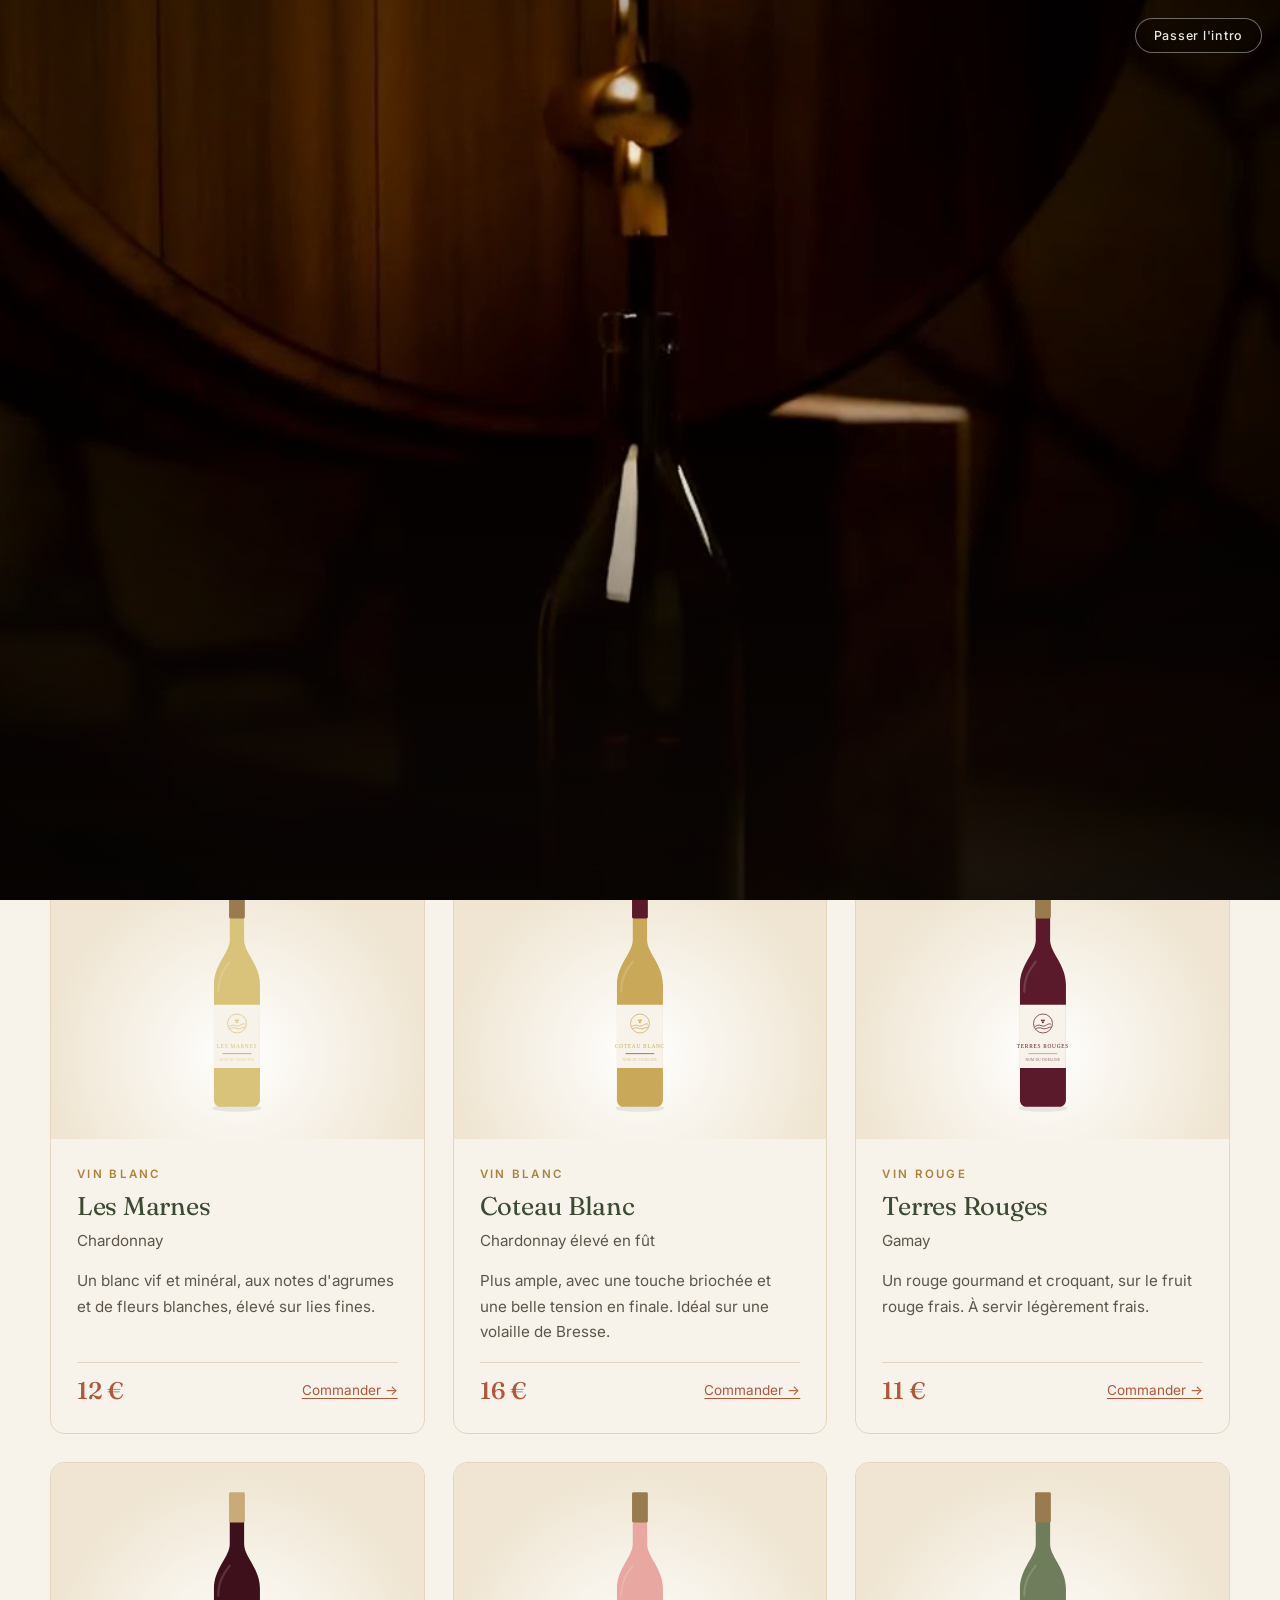
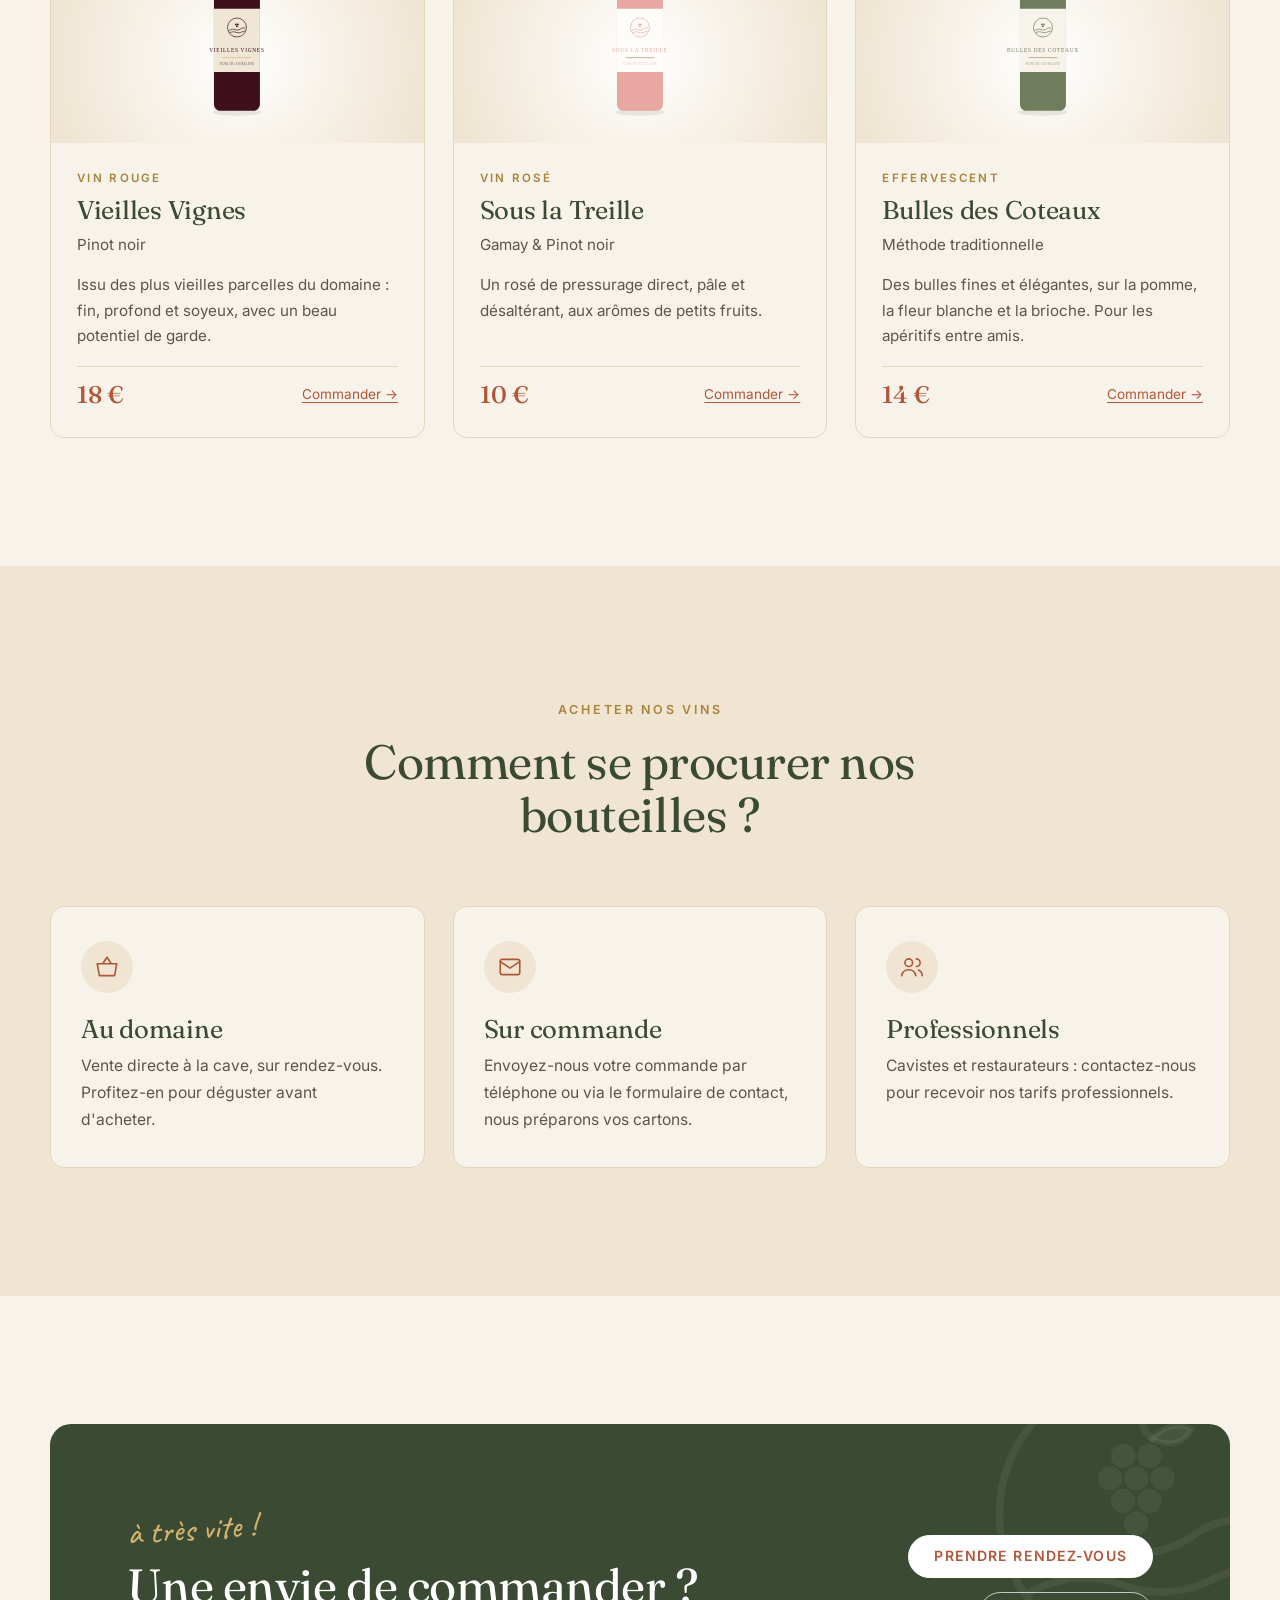
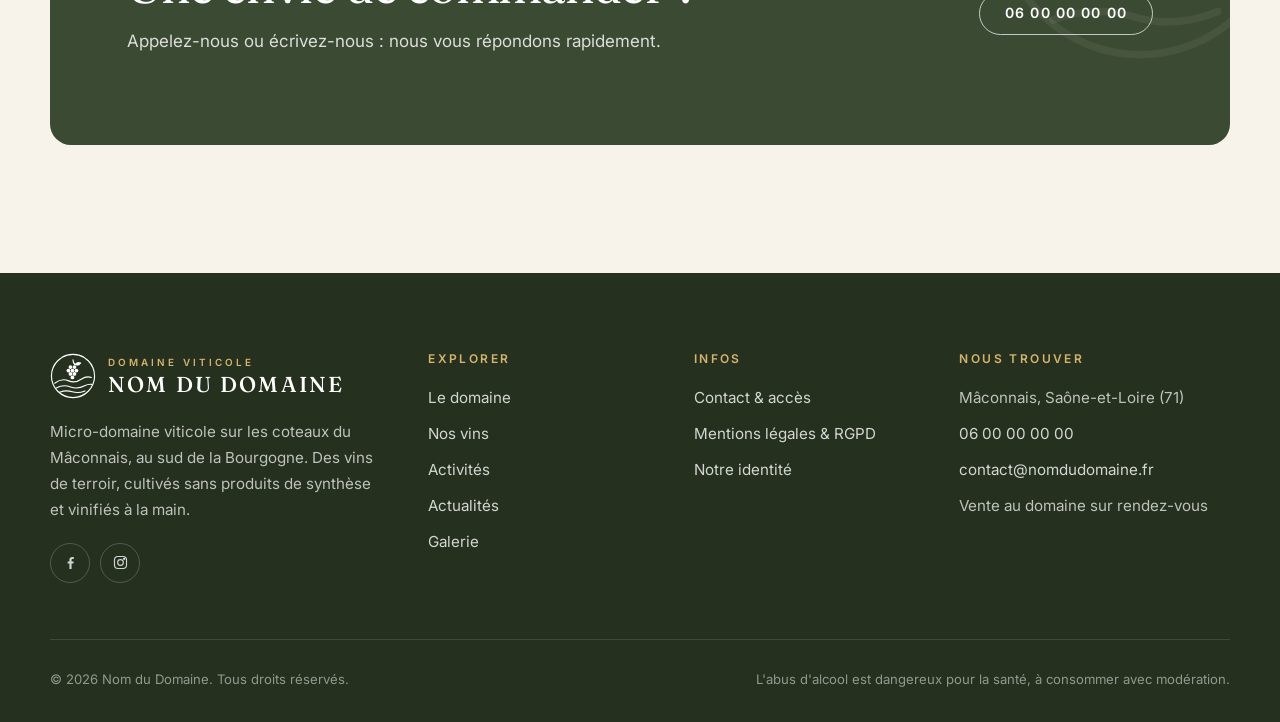
<file: vins.html>
<!DOCTYPE html>
<html lang="fr">
<head>
  <meta charset="UTF-8">
  <meta name="viewport" content="width=device-width, initial-scale=1">
  <title>Nos vins — Nom du Domaine</title>
  <meta name="description" content="Découvrez les cuvées du Nom du Domaine : blancs, rouges, rosé et effervescents du Mâconnais, en vente directe.">
  <meta name="theme-color" content="#3b4a32">
  <meta property="og:title" content="Nos vins — Nom du Domaine">
  <meta property="og:description" content="Découvrez les cuvées du Nom du Domaine : blancs, rouges, rosé et effervescents du Mâconnais, en vente directe.">
  <meta property="og:type" content="website">
  <link rel="icon" href="assets/favicon.svg" type="image/svg+xml">
  <link rel="preconnect" href="https://fonts.googleapis.com">
  <link rel="preconnect" href="https://fonts.gstatic.com" crossorigin>
  <link href="https://fonts.googleapis.com/css2?family=Fraunces:ital,opsz,wght@0,9..144,400;0,9..144,500;0,9..144,600;1,9..144,400&family=Caveat:wght@500&family=Inter:wght@400;500;600&display=swap" rel="stylesheet">
  <link rel="stylesheet" href="css/style.css">
  <script>(function(d){d.classList.add("js");try{var r=window.matchMedia&&matchMedia("(prefers-reduced-motion: reduce)").matches,s=navigator.connection&&navigator.connection.saveData;if(!r&&!s&&!sessionStorage.getItem("intro-vue"))d.classList.add("show-intro")}catch(e){}})(document.documentElement);</script>
</head>
<body>
  <div class="intro" aria-hidden="true">
    <video class="intro__video" muted playsinline preload="auto" data-src="assets/video/intro" data-src-mobile="assets/video/intro-mobile"></video>
    <div class="intro__shade"></div>
    <div class="intro__copy">
      <span class="hand">bienvenue au domaine !</span>
      <strong>NOM DU DOMAINE</strong>
      <small>DOMAINE VITICOLE · Mâconnais</small>
    </div>
    <div class="intro__age" role="dialog" aria-label="Vérification de l'âge">
      <p>Ce site présente des boissons alcoolisées. Avez-vous l'âge légal pour en consommer ?</p>
      <div class="btn-row">
        <button class="btn btn--light" type="button" data-intro-yes>J'ai 18 ans ou plus</button>
        <button class="btn btn--outline-light" type="button" data-intro-no>J'ai moins de 18 ans</button>
      </div>
    </div>
    <button class="intro__skip" type="button">Passer l'intro</button>
  </div>
  <a class="skip-link" href="#contenu">Aller au contenu</a>

  <header class="site-header">
    <div class="container">
      <a class="brand" href="index.html" aria-label="Nom du Domaine — accueil"><svg viewBox="0 0 64 64" fill="none" stroke="currentColor" stroke-linecap="round" stroke-linejoin="round" aria-hidden="true"><circle cx="32" cy="32" r="30" stroke-width="1.6"/><path d="M32 9.5c0 3 .8 5 2.6 6.4" stroke-width="1.6"/><path d="M34.6 15.9c2.4-2.9 6.2-3.3 8.4-2-1.2 2.6-4.6 4.2-8.4 2Z" fill="currentColor" stroke-width="1.2"/><g fill="currentColor" stroke="none"><circle cx="28.4" cy="19.6" r="2.6"/><circle cx="34" cy="19.6" r="2.6"/><circle cx="25.6" cy="24.4" r="2.6"/><circle cx="31.2" cy="24.4" r="2.6"/><circle cx="36.8" cy="24.4" r="2.6"/><circle cx="28.4" cy="29.2" r="2.6"/><circle cx="34" cy="29.2" r="2.6"/><circle cx="31.2" cy="34" r="2.6"/></g><path d="M6.5 42c6-4.6 12.5-6.2 19.5-3.2 6.4 2.8 12.3 1.4 18-2.6 4.2-2.9 9-3.6 13.6-2.2" stroke-width="1.6"/><path d="M8.6 48.6c6.6-3.4 13.2-4 20-1.4 6.6 2.5 13.6 1.6 19.6-1.6 3.4-1.8 6.6-2.4 9.8-2" stroke-width="1.6"/><path d="M13.4 54.6c5.8-2.2 11.6-2.4 17.6-.6 5.8 1.7 11.8 1.2 17.6-1.2" stroke-width="1.6"/></svg><span class="brand-text"><small>DOMAINE VITICOLE</small><strong>NOM DU DOMAINE</strong></span></a>
      <button class="nav-toggle" type="button" aria-label="Ouvrir le menu" aria-expanded="false" aria-controls="menu"><span></span></button>
      <nav class="nav" id="menu" aria-label="Navigation principale">
        <ul><li><a href="index.html">Accueil</a></li><li><a href="domaine.html">Le domaine</a></li><li><a href="vins.html" aria-current="page">Nos vins</a></li><li><a href="activites.html">Activités</a></li><li><a href="actualites.html">Actualités</a></li><li><a href="galerie.html">Galerie</a></li><li><a class="btn" href="contact.html">Contact</a></li></ul>
      </nav>
    </div>
  </header>

  <main id="contenu">
    <section class="page-hero">
      <div class="blob"></div>
      <div class="container page-hero__grid">
        <div>
          <p class="breadcrumb"><a href="index.html">Accueil</a> / Nos vins</p>
          <span class="eyebrow">La cave</span>
          <h1>Nos vins</h1>
          <p>Une petite gamme de cuvées de terroir, disponibles à la vente directe au domaine.</p>
        </div>
        <div class="visual"><img src="assets/img/vignoble-coucher-soleil.jpg" alt="" style="object-position:center"></div>
      </div>
    </section>

    <section class="section">
      <div class="container">
        <div class="filters" role="group" aria-label="Filtrer les vins">
          <button class="filter is-active" type="button" data-filter="all">Tous</button>
          <button class="filter" type="button" data-filter="blanc">Blancs</button>
          <button class="filter" type="button" data-filter="rouge">Rouges</button>
          <button class="filter" type="button" data-filter="rose">Rosé</button>
          <button class="filter" type="button" data-filter="effervescent">Bulles</button>
        </div>
        <div class="cards">
          <article class="wine reveal" data-type="blanc">
            <div class="wine__bottle"><svg viewBox="0 0 100 320" aria-hidden="true"><ellipse cx="50" cy="312" rx="34" ry="5" fill="#000" opacity=".08"/><path d="M40 8 H60 V78 C60 96 82 112 82 140 V300 C82 306 78 310 72 310 H28 C22 310 18 306 18 300 V140 C18 112 40 96 40 78Z" fill="#d9c27a"/><rect x="39" y="6" width="22" height="42" rx="2" fill="#9a7b4f"/><rect x="18" y="168" width="64" height="88" fill="#f7f2ea"/><g transform="translate(36 180) scale(.44)" fill="none" stroke="#d9c27a" stroke-width="2.2"><circle cx="32" cy="32" r="30"/><path d="M6.5 42c6-4.6 12.5-6.2 19.5-3.2 6.4 2.8 12.3 1.4 18-2.6 4.2-2.9 9-3.6 13.6-2.2M8.6 48.6c6.6-3.4 13.2-4 20-1.4 6.6 2.5 13.6 1.6 19.6-1.6 3.4-1.8 6.6-2.4 9.8-2"/><g fill="#d9c27a" stroke="none"><circle cx="28.4" cy="22" r="3"/><circle cx="35" cy="22" r="3"/><circle cx="31.7" cy="28" r="3"/></g></g><text x="50" y="228" text-anchor="middle" font-family="Georgia, serif" font-size="7.5" letter-spacing="1" fill="#d9c27a">LES MARNES</text><path d="M30 236 H70" stroke="#9a7b4f" stroke-width=".8"/><text x="50" y="246" text-anchor="middle" font-family="Georgia, serif" font-size="4.6" letter-spacing=".5" fill="#d9c27a" opacity=".7">NOM DU DOMAINE</text><path d="M24 150 C24 130 32 118 40 108" stroke="#fff" stroke-width="3" opacity=".15" fill="none" stroke-linecap="round"/></svg></div>
            <div class="wine__body">
              <span class="wine__type">Vin blanc</span>
              <h3>Les Marnes</h3>
              <p class="wine__grape">Chardonnay</p>
              <p>Un blanc vif et minéral, aux notes d'agrumes et de fleurs blanches, élevé sur lies fines.</p>
              <div class="wine__meta"><span class="wine__price">12 €</span><a href="contact.html?sujet=commande">Commander →</a></div>
            </div>
          </article>
          <article class="wine reveal" data-type="blanc">
            <div class="wine__bottle"><svg viewBox="0 0 100 320" aria-hidden="true"><ellipse cx="50" cy="312" rx="34" ry="5" fill="#000" opacity=".08"/><path d="M40 8 H60 V78 C60 96 82 112 82 140 V300 C82 306 78 310 72 310 H28 C22 310 18 306 18 300 V140 C18 112 40 96 40 78Z" fill="#c9a85a"/><rect x="39" y="6" width="22" height="42" rx="2" fill="#5b1a2b"/><rect x="18" y="168" width="64" height="88" fill="#f7f2ea"/><g transform="translate(36 180) scale(.44)" fill="none" stroke="#c9a85a" stroke-width="2.2"><circle cx="32" cy="32" r="30"/><path d="M6.5 42c6-4.6 12.5-6.2 19.5-3.2 6.4 2.8 12.3 1.4 18-2.6 4.2-2.9 9-3.6 13.6-2.2M8.6 48.6c6.6-3.4 13.2-4 20-1.4 6.6 2.5 13.6 1.6 19.6-1.6 3.4-1.8 6.6-2.4 9.8-2"/><g fill="#c9a85a" stroke="none"><circle cx="28.4" cy="22" r="3"/><circle cx="35" cy="22" r="3"/><circle cx="31.7" cy="28" r="3"/></g></g><text x="50" y="228" text-anchor="middle" font-family="Georgia, serif" font-size="7.5" letter-spacing="1" fill="#c9a85a">COTEAU BLANC</text><path d="M30 236 H70" stroke="#5b1a2b" stroke-width=".8"/><text x="50" y="246" text-anchor="middle" font-family="Georgia, serif" font-size="4.6" letter-spacing=".5" fill="#c9a85a" opacity=".7">NOM DU DOMAINE</text><path d="M24 150 C24 130 32 118 40 108" stroke="#fff" stroke-width="3" opacity=".15" fill="none" stroke-linecap="round"/></svg></div>
            <div class="wine__body">
              <span class="wine__type">Vin blanc</span>
              <h3>Coteau Blanc</h3>
              <p class="wine__grape">Chardonnay élevé en fût</p>
              <p>Plus ample, avec une touche briochée et une belle tension en finale. Idéal sur une volaille de Bresse.</p>
              <div class="wine__meta"><span class="wine__price">16 €</span><a href="contact.html?sujet=commande">Commander →</a></div>
            </div>
          </article>
          <article class="wine reveal" data-type="rouge">
            <div class="wine__bottle"><svg viewBox="0 0 100 320" aria-hidden="true"><ellipse cx="50" cy="312" rx="34" ry="5" fill="#000" opacity=".08"/><path d="M40 8 H60 V78 C60 96 82 112 82 140 V300 C82 306 78 310 72 310 H28 C22 310 18 306 18 300 V140 C18 112 40 96 40 78Z" fill="#5b1a2b"/><rect x="39" y="6" width="22" height="42" rx="2" fill="#9a7b4f"/><rect x="18" y="168" width="64" height="88" fill="#f7f2ea"/><g transform="translate(36 180) scale(.44)" fill="none" stroke="#5b1a2b" stroke-width="2.2"><circle cx="32" cy="32" r="30"/><path d="M6.5 42c6-4.6 12.5-6.2 19.5-3.2 6.4 2.8 12.3 1.4 18-2.6 4.2-2.9 9-3.6 13.6-2.2M8.6 48.6c6.6-3.4 13.2-4 20-1.4 6.6 2.5 13.6 1.6 19.6-1.6 3.4-1.8 6.6-2.4 9.8-2"/><g fill="#5b1a2b" stroke="none"><circle cx="28.4" cy="22" r="3"/><circle cx="35" cy="22" r="3"/><circle cx="31.7" cy="28" r="3"/></g></g><text x="50" y="228" text-anchor="middle" font-family="Georgia, serif" font-size="7.5" letter-spacing="1" fill="#5b1a2b">TERRES ROUGES</text><path d="M30 236 H70" stroke="#9a7b4f" stroke-width=".8"/><text x="50" y="246" text-anchor="middle" font-family="Georgia, serif" font-size="4.6" letter-spacing=".5" fill="#5b1a2b" opacity=".7">NOM DU DOMAINE</text><path d="M24 150 C24 130 32 118 40 108" stroke="#fff" stroke-width="3" opacity=".15" fill="none" stroke-linecap="round"/></svg></div>
            <div class="wine__body">
              <span class="wine__type">Vin rouge</span>
              <h3>Terres Rouges</h3>
              <p class="wine__grape">Gamay</p>
              <p>Un rouge gourmand et croquant, sur le fruit rouge frais. À servir légèrement frais.</p>
              <div class="wine__meta"><span class="wine__price">11 €</span><a href="contact.html?sujet=commande">Commander →</a></div>
            </div>
          </article>
          <article class="wine reveal" data-type="rouge">
            <div class="wine__bottle"><svg viewBox="0 0 100 320" aria-hidden="true"><ellipse cx="50" cy="312" rx="34" ry="5" fill="#000" opacity=".08"/><path d="M40 8 H60 V78 C60 96 82 112 82 140 V300 C82 306 78 310 72 310 H28 C22 310 18 306 18 300 V140 C18 112 40 96 40 78Z" fill="#3e101c"/><rect x="39" y="6" width="22" height="42" rx="2" fill="#c9ab7a"/><rect x="18" y="168" width="64" height="88" fill="#efe6d6"/><g transform="translate(36 180) scale(.44)" fill="none" stroke="#3e101c" stroke-width="2.2"><circle cx="32" cy="32" r="30"/><path d="M6.5 42c6-4.6 12.5-6.2 19.5-3.2 6.4 2.8 12.3 1.4 18-2.6 4.2-2.9 9-3.6 13.6-2.2M8.6 48.6c6.6-3.4 13.2-4 20-1.4 6.6 2.5 13.6 1.6 19.6-1.6 3.4-1.8 6.6-2.4 9.8-2"/><g fill="#3e101c" stroke="none"><circle cx="28.4" cy="22" r="3"/><circle cx="35" cy="22" r="3"/><circle cx="31.7" cy="28" r="3"/></g></g><text x="50" y="228" text-anchor="middle" font-family="Georgia, serif" font-size="7.5" letter-spacing="1" fill="#3e101c">VIEILLES VIGNES</text><path d="M30 236 H70" stroke="#c9ab7a" stroke-width=".8"/><text x="50" y="246" text-anchor="middle" font-family="Georgia, serif" font-size="4.6" letter-spacing=".5" fill="#3e101c" opacity=".7">NOM DU DOMAINE</text><path d="M24 150 C24 130 32 118 40 108" stroke="#fff" stroke-width="3" opacity=".15" fill="none" stroke-linecap="round"/></svg></div>
            <div class="wine__body">
              <span class="wine__type">Vin rouge</span>
              <h3>Vieilles Vignes</h3>
              <p class="wine__grape">Pinot noir</p>
              <p>Issu des plus vieilles parcelles du domaine : fin, profond et soyeux, avec un beau potentiel de garde.</p>
              <div class="wine__meta"><span class="wine__price">18 €</span><a href="contact.html?sujet=commande">Commander →</a></div>
            </div>
          </article>
          <article class="wine reveal" data-type="rose">
            <div class="wine__bottle"><svg viewBox="0 0 100 320" aria-hidden="true"><ellipse cx="50" cy="312" rx="34" ry="5" fill="#000" opacity=".08"/><path d="M40 8 H60 V78 C60 96 82 112 82 140 V300 C82 306 78 310 72 310 H28 C22 310 18 306 18 300 V140 C18 112 40 96 40 78Z" fill="#e8a7a0"/><rect x="39" y="6" width="22" height="42" rx="2" fill="#9a7b4f"/><rect x="18" y="168" width="64" height="88" fill="#fffdf9"/><g transform="translate(36 180) scale(.44)" fill="none" stroke="#e8a7a0" stroke-width="2.2"><circle cx="32" cy="32" r="30"/><path d="M6.5 42c6-4.6 12.5-6.2 19.5-3.2 6.4 2.8 12.3 1.4 18-2.6 4.2-2.9 9-3.6 13.6-2.2M8.6 48.6c6.6-3.4 13.2-4 20-1.4 6.6 2.5 13.6 1.6 19.6-1.6 3.4-1.8 6.6-2.4 9.8-2"/><g fill="#e8a7a0" stroke="none"><circle cx="28.4" cy="22" r="3"/><circle cx="35" cy="22" r="3"/><circle cx="31.7" cy="28" r="3"/></g></g><text x="50" y="228" text-anchor="middle" font-family="Georgia, serif" font-size="7.5" letter-spacing="1" fill="#e8a7a0">SOUS LA TREILLE</text><path d="M30 236 H70" stroke="#9a7b4f" stroke-width=".8"/><text x="50" y="246" text-anchor="middle" font-family="Georgia, serif" font-size="4.6" letter-spacing=".5" fill="#e8a7a0" opacity=".7">NOM DU DOMAINE</text><path d="M24 150 C24 130 32 118 40 108" stroke="#fff" stroke-width="3" opacity=".15" fill="none" stroke-linecap="round"/></svg></div>
            <div class="wine__body">
              <span class="wine__type">Vin rosé</span>
              <h3>Sous la Treille</h3>
              <p class="wine__grape">Gamay & Pinot noir</p>
              <p>Un rosé de pressurage direct, pâle et désaltérant, aux arômes de petits fruits.</p>
              <div class="wine__meta"><span class="wine__price">10 €</span><a href="contact.html?sujet=commande">Commander →</a></div>
            </div>
          </article>
          <article class="wine reveal" data-type="effervescent">
            <div class="wine__bottle"><svg viewBox="0 0 100 320" aria-hidden="true"><ellipse cx="50" cy="312" rx="34" ry="5" fill="#000" opacity=".08"/><path d="M40 8 H60 V78 C60 96 82 112 82 140 V300 C82 306 78 310 72 310 H28 C22 310 18 306 18 300 V140 C18 112 40 96 40 78Z" fill="#6f7d5c"/><rect x="39" y="6" width="22" height="42" rx="2" fill="#9a7b4f"/><rect x="18" y="168" width="64" height="88" fill="#f7f2ea"/><g transform="translate(36 180) scale(.44)" fill="none" stroke="#6f7d5c" stroke-width="2.2"><circle cx="32" cy="32" r="30"/><path d="M6.5 42c6-4.6 12.5-6.2 19.5-3.2 6.4 2.8 12.3 1.4 18-2.6 4.2-2.9 9-3.6 13.6-2.2M8.6 48.6c6.6-3.4 13.2-4 20-1.4 6.6 2.5 13.6 1.6 19.6-1.6 3.4-1.8 6.6-2.4 9.8-2"/><g fill="#6f7d5c" stroke="none"><circle cx="28.4" cy="22" r="3"/><circle cx="35" cy="22" r="3"/><circle cx="31.7" cy="28" r="3"/></g></g><text x="50" y="228" text-anchor="middle" font-family="Georgia, serif" font-size="7.5" letter-spacing="1" fill="#6f7d5c">BULLES DES COTEAUX</text><path d="M30 236 H70" stroke="#9a7b4f" stroke-width=".8"/><text x="50" y="246" text-anchor="middle" font-family="Georgia, serif" font-size="4.6" letter-spacing=".5" fill="#6f7d5c" opacity=".7">NOM DU DOMAINE</text><path d="M24 150 C24 130 32 118 40 108" stroke="#fff" stroke-width="3" opacity=".15" fill="none" stroke-linecap="round"/></svg></div>
            <div class="wine__body">
              <span class="wine__type">Effervescent</span>
              <h3>Bulles des Coteaux</h3>
              <p class="wine__grape">Méthode traditionnelle</p>
              <p>Des bulles fines et élégantes, sur la pomme, la fleur blanche et la brioche. Pour les apéritifs entre amis.</p>
              <div class="wine__meta"><span class="wine__price">14 €</span><a href="contact.html?sujet=commande">Commander →</a></div>
            </div>
          </article>
        </div>
      </div>
    </section>

    <section class="section section--cream">
      <div class="container">
        <div class="section-head center reveal"><span class="eyebrow">Acheter nos vins</span><h2>Comment se procurer nos bouteilles ?</h2></div>
        <div class="cards">
          <div class="card reveal"><div class="card__icon"><svg viewBox="0 0 24 24" fill="none" stroke="currentColor" stroke-width="1.5" stroke-linecap="round" stroke-linejoin="round"><path d="M3 9h18l-2 11H5L3 9ZM8 9l4-6 4 6"/></svg></div><h3>Au domaine</h3><p>Vente directe à la cave, sur rendez-vous. Profitez-en pour déguster avant d'acheter.</p></div>
          <div class="card reveal"><div class="card__icon"><svg viewBox="0 0 24 24" fill="none" stroke="currentColor" stroke-width="1.5" stroke-linecap="round" stroke-linejoin="round"><rect x="3" y="5" width="18" height="14" rx="2"/><path d="m3 7 9 6 9-6"/></svg></div><h3>Sur commande</h3><p>Envoyez-nous votre commande par téléphone ou via le formulaire de contact, nous préparons vos cartons.</p></div>
          <div class="card reveal"><div class="card__icon"><svg viewBox="0 0 24 24" fill="none" stroke="currentColor" stroke-width="1.5" stroke-linecap="round" stroke-linejoin="round"><circle cx="9" cy="8" r="3.5"/><path d="M2.5 20c.6-3.5 3.2-5.5 6.5-5.5s5.9 2 6.5 5.5"/><path d="M16 4.5a3.5 3.5 0 0 1 0 7M18 14.8c2 .7 3.2 2.5 3.5 5.2"/></svg></div><h3>Professionnels</h3><p>Cavistes et restaurateurs : contactez-nous pour recevoir nos tarifs professionnels.</p></div>
        </div>
      </div>
    </section>

    <section class="section">
      <div class="container">
        <div class="cta reveal">
          <div class="cta__mark"><svg viewBox="0 0 64 64" fill="none" stroke="currentColor" stroke-linecap="round" stroke-linejoin="round" aria-hidden="true"><circle cx="32" cy="32" r="30" stroke-width="1.6"/><path d="M32 9.5c0 3 .8 5 2.6 6.4" stroke-width="1.6"/><path d="M34.6 15.9c2.4-2.9 6.2-3.3 8.4-2-1.2 2.6-4.6 4.2-8.4 2Z" fill="currentColor" stroke-width="1.2"/><g fill="currentColor" stroke="none"><circle cx="28.4" cy="19.6" r="2.6"/><circle cx="34" cy="19.6" r="2.6"/><circle cx="25.6" cy="24.4" r="2.6"/><circle cx="31.2" cy="24.4" r="2.6"/><circle cx="36.8" cy="24.4" r="2.6"/><circle cx="28.4" cy="29.2" r="2.6"/><circle cx="34" cy="29.2" r="2.6"/><circle cx="31.2" cy="34" r="2.6"/></g><path d="M6.5 42c6-4.6 12.5-6.2 19.5-3.2 6.4 2.8 12.3 1.4 18-2.6 4.2-2.9 9-3.6 13.6-2.2" stroke-width="1.6"/><path d="M8.6 48.6c6.6-3.4 13.2-4 20-1.4 6.6 2.5 13.6 1.6 19.6-1.6 3.4-1.8 6.6-2.4 9.8-2" stroke-width="1.6"/><path d="M13.4 54.6c5.8-2.2 11.6-2.4 17.6-.6 5.8 1.7 11.8 1.2 17.6-1.2" stroke-width="1.6"/></svg></div>
          <div>
            <span class="hand">à très vite !</span>
            <h2>Une envie de commander ?</h2>
            <p>Appelez-nous ou écrivez-nous : nous vous répondons rapidement.</p>
          </div>
          <div class="btn-row">
            <a class="btn btn--light" href="contact.html">Prendre rendez-vous</a>
            <a class="btn btn--outline-light" href="tel:+33600000000">06 00 00 00 00</a>
          </div>
        </div>
      </div>
    </section>
  </main>

  <footer class="site-footer">
    <div class="container">
      <div class="footer-grid">
        <div>
          <a class="brand" href="index.html"><svg viewBox="0 0 64 64" fill="none" stroke="currentColor" stroke-linecap="round" stroke-linejoin="round" aria-hidden="true"><circle cx="32" cy="32" r="30" stroke-width="1.6"/><path d="M32 9.5c0 3 .8 5 2.6 6.4" stroke-width="1.6"/><path d="M34.6 15.9c2.4-2.9 6.2-3.3 8.4-2-1.2 2.6-4.6 4.2-8.4 2Z" fill="currentColor" stroke-width="1.2"/><g fill="currentColor" stroke="none"><circle cx="28.4" cy="19.6" r="2.6"/><circle cx="34" cy="19.6" r="2.6"/><circle cx="25.6" cy="24.4" r="2.6"/><circle cx="31.2" cy="24.4" r="2.6"/><circle cx="36.8" cy="24.4" r="2.6"/><circle cx="28.4" cy="29.2" r="2.6"/><circle cx="34" cy="29.2" r="2.6"/><circle cx="31.2" cy="34" r="2.6"/></g><path d="M6.5 42c6-4.6 12.5-6.2 19.5-3.2 6.4 2.8 12.3 1.4 18-2.6 4.2-2.9 9-3.6 13.6-2.2" stroke-width="1.6"/><path d="M8.6 48.6c6.6-3.4 13.2-4 20-1.4 6.6 2.5 13.6 1.6 19.6-1.6 3.4-1.8 6.6-2.4 9.8-2" stroke-width="1.6"/><path d="M13.4 54.6c5.8-2.2 11.6-2.4 17.6-.6 5.8 1.7 11.8 1.2 17.6-1.2" stroke-width="1.6"/></svg><span class="brand-text"><small>DOMAINE VITICOLE</small><strong>NOM DU DOMAINE</strong></span></a>
          <p>Micro-domaine viticole sur les coteaux du Mâconnais, au sud de la Bourgogne. Des vins de terroir, cultivés sans produits de synthèse et vinifiés à la main.</p>
          <div class="socials">
            <a href="#" aria-label="Facebook"><svg viewBox="0 0 24 24" fill="currentColor"><path d="M13.5 21v-7.5h2.6l.4-3h-3V8.6c0-.9.3-1.5 1.5-1.5h1.6V4.4c-.3 0-1.2-.1-2.3-.1-2.3 0-3.8 1.4-3.8 3.9v2.3H8v3h2.5V21h3Z"/></svg></a>
            <a href="#" aria-label="Instagram"><svg viewBox="0 0 24 24" fill="none" stroke="currentColor" stroke-width="1.6"><rect x="3.5" y="3.5" width="17" height="17" rx="5"/><circle cx="12" cy="12" r="4"/><circle cx="17.2" cy="6.8" r=".8" fill="currentColor"/></svg></a>
          </div>
        </div>
        <div>
          <h4>Explorer</h4>
          <ul>
            <li><a href="domaine.html">Le domaine</a></li>
            <li><a href="vins.html">Nos vins</a></li>
            <li><a href="activites.html">Activités</a></li>
            <li><a href="actualites.html">Actualités</a></li>
            <li><a href="galerie.html">Galerie</a></li>
          </ul>
        </div>
        <div>
          <h4>Infos</h4>
          <ul>
            <li><a href="contact.html">Contact &amp; accès</a></li>
            <li><a href="mentions-legales.html">Mentions légales &amp; RGPD</a></li>
            <li><a href="marque.html">Notre identité</a></li>
          </ul>
        </div>
        <div>
          <h4>Nous trouver</h4>
          <ul>
            <li>Mâconnais, Saône-et-Loire (71)</li>
            <li><a href="tel:+33600000000">06 00 00 00 00</a></li>
            <li><a href="mailto:contact@nomdudomaine.fr">contact@nomdudomaine.fr</a></li>
            <li>Vente au domaine sur rendez-vous</li>
          </ul>
        </div>
      </div>
      <div class="footer-bottom">
        <p>© <span data-year>2026</span> Nom du Domaine. Tous droits réservés.</p>
        <p>L'abus d'alcool est dangereux pour la santé, à consommer avec modération.</p>
      </div>
    </div>
  </footer>

  <div class="age-gate" role="dialog" aria-modal="true" aria-labelledby="age-title">
    <div class="age-gate__box">
      <svg viewBox="0 0 64 64" fill="none" stroke="currentColor" stroke-linecap="round" stroke-linejoin="round" aria-hidden="true"><circle cx="32" cy="32" r="30" stroke-width="1.6"/><path d="M32 9.5c0 3 .8 5 2.6 6.4" stroke-width="1.6"/><path d="M34.6 15.9c2.4-2.9 6.2-3.3 8.4-2-1.2 2.6-4.6 4.2-8.4 2Z" fill="currentColor" stroke-width="1.2"/><g fill="currentColor" stroke="none"><circle cx="28.4" cy="19.6" r="2.6"/><circle cx="34" cy="19.6" r="2.6"/><circle cx="25.6" cy="24.4" r="2.6"/><circle cx="31.2" cy="24.4" r="2.6"/><circle cx="36.8" cy="24.4" r="2.6"/><circle cx="28.4" cy="29.2" r="2.6"/><circle cx="34" cy="29.2" r="2.6"/><circle cx="31.2" cy="34" r="2.6"/></g><path d="M6.5 42c6-4.6 12.5-6.2 19.5-3.2 6.4 2.8 12.3 1.4 18-2.6 4.2-2.9 9-3.6 13.6-2.2" stroke-width="1.6"/><path d="M8.6 48.6c6.6-3.4 13.2-4 20-1.4 6.6 2.5 13.6 1.6 19.6-1.6 3.4-1.8 6.6-2.4 9.8-2" stroke-width="1.6"/><path d="M13.4 54.6c5.8-2.2 11.6-2.4 17.6-.6 5.8 1.7 11.8 1.2 17.6-1.2" stroke-width="1.6"/></svg>
      <h2 id="age-title">Bienvenue au domaine</h2>
      <p>Ce site présente des boissons alcoolisées. Pour y accéder, vous devez avoir l'âge légal de consommer de l'alcool dans votre pays.</p>
      <div class="btn-row">
        <button class="btn" type="button" data-age-yes>J'ai 18 ans ou plus</button>
        <button class="btn btn--ghost" type="button" data-age-no>J'ai moins de 18 ans</button>
      </div>
      <p class="age-gate__legal">L'abus d'alcool est dangereux pour la santé, à consommer avec modération.</p>
    </div>
  </div>

  <script src="js/main.js"></script>
</body>
</html>
</file>
<file: css/style.css>
/* ==========================================================================
   Site du domaine — feuille de style principale
   ========================================================================== */

:root {
  /* Palette « Mâconnais » : tuile romane, vigne, chardonnay, pierre de Solutré */
  --accent: #b0573a;
  --accent-dark: #8d4029;
  --deep: #3b4a32;
  --deep-dark: #26301f;
  --gold: #a8843c;
  --gold-light: #d4b36e;
  --sage: #6f7d5c;
  --sage-light: #dfe2cc;
  --ink: #2d2a24;
  --ink-soft: #5d554a;
  --cream: #efe5d2;
  --paper: #f8f3ea;
  --line: #e3d6bd;

  --serif: "Fraunces", Georgia, "Times New Roman", serif;
  --hand: "Caveat", "Segoe Script", cursive;
  --sans: "Inter", system-ui, -apple-system, "Segoe UI", Roboto, sans-serif;

  --radius: 14px;
  --shadow: 0 18px 40px -22px rgba(31, 27, 24, .35);
  --container: 1180px;
  --header-h: 84px;
}

*, *::before, *::after { box-sizing: border-box; }
html { scroll-behavior: smooth; }
body {
  margin: 0;
  font-family: var(--sans);
  font-size: 17px;
  line-height: 1.7;
  color: var(--ink);
  background: var(--paper);
  -webkit-font-smoothing: antialiased;
  overflow-x: clip;
}
img, svg { display: block; max-width: 100%; }
a { color: var(--accent); text-decoration-thickness: 1px; text-underline-offset: 3px; }
a:hover { color: var(--accent-dark); }

h1, h2, h3, h4 {
  font-family: var(--serif);
  font-weight: 400;
  line-height: 1.1;
  letter-spacing: -.01em;
  margin: 0 0 .5em;
  color: var(--deep);
}
h1 { font-size: clamp(2.6rem, 6vw, 4.6rem); }
h2 { font-size: clamp(2rem, 4vw, 3rem); }
h3 { font-size: 1.6rem; }
p { margin: 0 0 1.1em; }

.container { width: min(100% - 32px, var(--container)); margin-inline: auto; }
.narrow { max-width: 760px; }
.center { text-align: center; margin-inline: auto; }

.eyebrow {
  display: inline-block;
  font-size: .78rem;
  letter-spacing: .22em;
  text-transform: uppercase;
  color: var(--gold);
  font-weight: 600;
  margin-bottom: 1rem;
}
.lead { font-size: 1.2rem; color: var(--ink-soft); }

/* ---------- Boutons ---------- */
.btn {
  display: inline-flex; align-items: center; gap: .6em;
  padding: .95em 1.8em;
  border-radius: 999px;
  border: 1px solid var(--accent);
  background: var(--accent);
  color: #fff;
  font: 600 .88rem/1 var(--sans);
  letter-spacing: .08em;
  text-transform: uppercase;
  text-decoration: none;
  cursor: pointer;
  transition: background .25s, color .25s, border-color .25s, transform .25s;
}
.btn:hover { background: var(--accent-dark); border-color: var(--accent-dark); color: #fff; transform: translateY(-1px); }
.btn--ghost { background: transparent; color: var(--accent); }
.btn--ghost:hover { background: var(--accent); color: #fff; }
.btn--light { background: #fff; border-color: #fff; color: var(--accent); }
.btn--light:hover { background: var(--cream); border-color: var(--cream); color: var(--accent-dark); }
.btn--outline-light { background: transparent; border-color: rgba(255,255,255,.7); color: #fff; }
.btn--outline-light:hover { background: #fff; color: var(--accent); border-color: #fff; }
.btn-row { display: flex; flex-wrap: wrap; gap: 14px; }

/* ---------- En-tête ---------- */
.site-header {
  position: sticky; top: 0; z-index: 50;
  height: var(--header-h);
  background: rgba(255, 253, 249, .9);
  backdrop-filter: saturate(140%) blur(12px);
  border-bottom: 1px solid transparent;
  transition: border-color .3s, box-shadow .3s;
}
.site-header.is-scrolled { border-color: var(--line); box-shadow: 0 6px 24px -18px rgba(0,0,0,.4); }
.site-header .container { height: 100%; display: flex; align-items: center; justify-content: space-between; gap: 24px; }
.brand { display: flex; align-items: center; gap: 12px; text-decoration: none; color: var(--deep); }
.brand svg { width: 46px; height: 46px; flex: none; }
.brand-text { display: flex; flex-direction: column; line-height: 1; }
.brand-text small { font: 600 .62rem/1 var(--sans); letter-spacing: .3em; color: var(--gold); margin-bottom: 6px; }
.brand-text strong { font: 500 1.35rem/1 var(--serif); letter-spacing: .1em; }

.nav ul { list-style: none; margin: 0; padding: 0; display: flex; align-items: center; gap: 4px; }
.nav a {
  display: block; padding: 10px 14px;
  font-size: .9rem; font-weight: 500;
  color: var(--ink); text-decoration: none;
  border-radius: 999px;
  transition: color .2s, background .2s;
}
.nav a:hover { color: var(--accent); background: var(--cream); }
.nav a[aria-current="page"] { color: var(--accent); }
.nav a[aria-current="page"]::after {
  content: ""; display: block; height: 1px; background: var(--gold); margin-top: 2px;
}
.nav .btn { padding: .8em 1.4em; margin-left: 10px; color: #fff; }
.nav .btn:hover { background: var(--accent-dark); color: #fff; }

.nav-toggle {
  display: none;
  width: 44px; height: 44px;
  border: 1px solid var(--line); border-radius: 50%;
  background: #fff; cursor: pointer;
  align-items: center; justify-content: center;
}
.nav-toggle span, .nav-toggle span::before, .nav-toggle span::after {
  display: block; width: 18px; height: 1.5px; background: var(--ink);
  position: relative; transition: transform .3s, background .3s;
}
.nav-toggle span::before, .nav-toggle span::after { content: ""; position: absolute; left: 0; }
.nav-toggle span::before { top: -6px; }
.nav-toggle span::after { top: 6px; }
.nav-open .nav-toggle span { background: transparent; }
.nav-open .nav-toggle span::before { transform: translateY(6px) rotate(45deg); }
.nav-open .nav-toggle span::after { transform: translateY(-6px) rotate(-45deg); }

@media (max-width: 1020px) {
  .nav-toggle { display: inline-flex; }
  .nav {
    position: fixed; inset: var(--header-h) 0 0 0;
    background: var(--paper);
    padding: 24px 16px 40px;
    opacity: 0;
    visibility: hidden;
    transform: translateY(-12px);
    transition: opacity .3s ease, transform .3s ease, visibility .3s;
    overflow-y: auto;
  }
  .nav-open .nav { opacity: 1; visibility: visible; transform: none; }
  .nav ul { flex-direction: column; align-items: stretch; gap: 0; }
  .nav a { font: 500 1.7rem/1.2 var(--serif); padding: 14px 4px; border-bottom: 1px solid var(--line); border-radius: 0; }
  .nav a:hover { background: none; }
  .nav a[aria-current="page"]::after { display: none; }
  .nav .btn { margin: 24px 0 0; justify-content: center; font: 600 .9rem/1 var(--sans); padding: 1.1em; border-radius: 999px; }
  body.nav-open { overflow: hidden; }
  /* backdrop-filter créerait un bloc conteneur pour le menu en position fixe */
  .nav-open .site-header { backdrop-filter: none; -webkit-backdrop-filter: none; background: var(--paper); }
}

/* ---------- Hero ---------- */
.hero {
  position: relative;
  min-height: calc(100vh - var(--header-h));
  min-height: calc(100svh - var(--header-h));
  display: grid; align-items: center;
  overflow: hidden;
  background: var(--paper);
}
.blob {
  position: absolute; z-index: 0; pointer-events: none;
  background: var(--sage-light);
  border-radius: 42% 58% 63% 37% / 45% 41% 59% 55%;
  animation: morph 18s ease-in-out infinite alternate;
}
@keyframes morph {
  0%   { border-radius: 42% 58% 63% 37% / 45% 41% 59% 55%; transform: rotate(0deg); }
  50%  { border-radius: 58% 42% 40% 60% / 55% 60% 40% 45%; transform: rotate(8deg); }
  100% { border-radius: 38% 62% 55% 45% / 40% 52% 48% 60%; transform: rotate(-6deg); }
}
.hero .blob { width: min(62vw, 780px); aspect-ratio: 1; right: -12vw; top: -14vw; }
.hero__grid { position: relative; z-index: 1; display: grid; grid-template-columns: 1.1fr .9fr; gap: clamp(32px, 6vw, 80px); align-items: center; padding-block: 64px; }
.hero h1 { max-width: 13ch; }
.hero h1 em, .page-hero h1 em { font-style: italic; color: var(--sage); }
.hero p { max-width: 520px; font-size: 1.15rem; color: var(--ink-soft); margin-bottom: 2rem; }
.hand { display: inline-block; font: 500 clamp(1.5rem, 2.6vw, 2rem)/1 var(--hand); color: var(--accent); transform: rotate(-4deg); margin-bottom: 14px; }
.hero__arch { position: relative; }
.hero__arch .visual { aspect-ratio: 4 / 5; }
.hero__badge {
  position: absolute; left: -46px; bottom: 36px; z-index: 3;
  width: 132px; height: 132px; border-radius: 50%;
  background: var(--accent); color: #fff;
  display: grid; place-items: center;
  box-shadow: var(--shadow);
}
.hero__badge svg { position: absolute; inset: 8px; width: calc(100% - 16px); height: calc(100% - 16px); animation: spin 22s linear infinite; }
.hero__badge svg text { font: 600 10.5px var(--sans); letter-spacing: 2.6px; fill: #fff; text-transform: uppercase; }
.hero__badge > span { font: 400 2rem/1 var(--serif); }
@keyframes spin { to { transform: rotate(360deg); } }
@media (max-width: 860px) {
  .hero__grid { grid-template-columns: 1fr; padding-block: 40px 56px; }
  .hero__arch { max-width: 420px; width: 100%; margin-inline: auto; }
  .hero__badge { left: -8px; width: 110px; height: 110px; }
  .hero .blob { width: 120vw; right: -50vw; top: auto; bottom: -20vw; }
}

/* En-tête de page interne */
.page-hero {
  position: relative; overflow: hidden;
  background: var(--cream);
  padding: clamp(56px, 8vw, 96px) 0;
}
.page-hero .blob { width: min(52vw, 620px); aspect-ratio: 1; right: -10vw; top: -18vw; background: var(--paper); opacity: .8; }
.page-hero__grid { position: relative; z-index: 1; display: grid; grid-template-columns: 1.3fr .7fr; gap: 48px; align-items: center; }
.page-hero__grid--solo { grid-template-columns: 1fr; }
.page-hero h1 { margin-bottom: .3em; }
.page-hero p { color: var(--ink-soft); max-width: 620px; font-size: 1.15rem; margin: 0; }
.page-hero .visual { aspect-ratio: 4 / 4.4; max-width: 340px; margin-left: auto; }
.breadcrumb { font-size: .78rem; letter-spacing: .1em; text-transform: uppercase; color: var(--ink-soft); margin-bottom: 1.4rem; }
.breadcrumb a { color: var(--ink-soft); text-decoration: none; }
.breadcrumb a:hover { color: var(--accent); }
@media (max-width: 760px) {
  .page-hero__grid { grid-template-columns: 1fr; }
  .page-hero .visual { display: none; }
}

/* ---------- Sections ---------- */
.section { padding: clamp(72px, 10vw, 130px) 0; }
.section--cream { background: var(--cream); }
.section--wine { background: var(--deep); color: #fff; }
.section--wine h2, .section--wine h3 { color: #fff; }
.section--wine .eyebrow { color: var(--gold-light); }
.section--wine p { color: rgba(255,255,255,.85); }
.section-head { max-width: 700px; margin-bottom: clamp(40px, 6vw, 64px); }
.section-head.center { text-align: center; }

.split { display: grid; grid-template-columns: 1fr 1fr; gap: clamp(40px, 7vw, 96px); align-items: center; }
.split--reverse > :first-child { order: 2; }
@media (max-width: 860px) {
  .split { grid-template-columns: 1fr; }
  .split--reverse > :first-child { order: 0; }
}

/* Visuels illustrés (remplaçables par des photos) */
.visual {
  position: relative;
  aspect-ratio: 4 / 5;
  border-radius: 999px 999px var(--radius) var(--radius);
  overflow: hidden;
  background: var(--cream);
  box-shadow: var(--shadow);
}
.visual--wide { aspect-ratio: 16 / 10; border-radius: var(--radius); }
.visual svg, .visual img { width: 100%; height: 100%; object-fit: cover; }
.visual__tag {
  position: absolute; left: 18px; bottom: 18px;
  background: rgba(255,255,255,.92); color: var(--ink);
  padding: 10px 16px; border-radius: 999px;
  font-size: .78rem; font-weight: 600; letter-spacing: .06em;
}

/* Effet B : lever de rideau sur les photos */
.js .visual::after, .js .gallery figure::after {
  content: ""; position: absolute; inset: 0; z-index: 1;
  background: var(--deep);
  transform-origin: right;
  transition: transform 1.1s cubic-bezier(.7, 0, .2, 1);
}
.js .visual img, .js .gallery img { transform: scale(1.25); transition: transform 1.6s cubic-bezier(.2, .8, .2, 1); }
.js .visual.is-in::after, .js .gallery figure.is-in::after { transform: scaleX(0); }
.js .visual.is-in img, .js .gallery figure.is-in img { transform: scale(1); }
.visual__tag { z-index: 2; }
.js .visual__tag { opacity: 0; transition: opacity .6s ease .9s; }
.js .visual.is-in .visual__tag { opacity: 1; }

/* Chiffres clés */
.stats { display: grid; grid-template-columns: repeat(4, 1fr); gap: 1px; background: var(--line); border: 1px solid var(--line); border-radius: var(--radius); overflow: hidden; }
.stat { background: var(--paper); padding: 34px 24px; text-align: center; }
.stat strong { display: block; font: 500 2.8rem/1 var(--serif); color: var(--accent); margin-bottom: 8px; }
.stat span { font-size: .85rem; color: var(--ink-soft); letter-spacing: .04em; }
@media (max-width: 760px) { .stats { grid-template-columns: repeat(2, 1fr); } }

/* Cartes */
.cards { display: grid; grid-template-columns: repeat(3, 1fr); gap: 28px; }
.cards--2 { grid-template-columns: repeat(2, 1fr); }
.cards--4 { grid-template-columns: repeat(4, 1fr); }
@media (max-width: 1020px) { .cards, .cards--4 { grid-template-columns: repeat(2, 1fr); } }
@media (max-width: 640px) { .cards, .cards--2, .cards--4 { grid-template-columns: 1fr; } }

.card {
  background: var(--paper);
  border: 1px solid var(--line);
  border-radius: var(--radius);
  padding: 34px 30px;
  transition: transform .3s, box-shadow .3s, border-color .3s;
}
.card:hover { transform: translateY(-4px); box-shadow: var(--shadow); border-color: transparent; }
.card__icon {
  width: 52px; height: 52px; border-radius: 50%;
  display: grid; place-items: center;
  background: var(--cream); color: var(--accent);
  margin-bottom: 22px;
}
.card__icon svg { width: 26px; height: 26px; }
.card h3 { margin-bottom: .4em; }
.card p { color: var(--ink-soft); margin: 0; font-size: .98rem; }
.card-link { display: block; text-decoration: none; color: inherit; }
.card-link .more { display: inline-block; margin-top: 18px; color: var(--accent); font-size: .85rem; font-weight: 600; letter-spacing: .06em; text-transform: uppercase; }

/* Vins */
.wine {
  display: flex; flex-direction: column;
  background: var(--paper);
  border: 1px solid var(--line);
  border-radius: var(--radius);
  overflow: hidden;
  transition: transform .3s, box-shadow .3s;
}
.wine:hover { transform: translateY(-4px); box-shadow: var(--shadow); }
.wine__bottle {
  display: grid; place-items: center;
  height: 280px;
  background: radial-gradient(circle at 50% 70%, #fff 0%, var(--cream) 70%);
}
.wine__bottle svg { height: 230px; width: auto; }
.wine__body { padding: 26px 26px 30px; display: flex; flex-direction: column; flex: 1; }
.wine__type { font-size: .72rem; letter-spacing: .2em; text-transform: uppercase; font-weight: 600; color: var(--gold); }
.wine h3 { margin: .3em 0 .3em; }
.wine__grape { font-size: .9rem; color: var(--ink-soft); margin-bottom: 14px; }
.wine p { font-size: .95rem; color: var(--ink-soft); }
.wine__meta { margin-top: auto; padding-top: 16px; border-top: 1px solid var(--line); display: flex; justify-content: space-between; align-items: center; font-size: .85rem; }
.wine__price { font: 500 1.5rem/1 var(--serif); color: var(--accent); }

.filters { display: flex; flex-wrap: wrap; gap: 10px; justify-content: center; margin-bottom: 44px; }
.filter {
  padding: .7em 1.4em; border-radius: 999px;
  border: 1px solid var(--line); background: #fff;
  font: 500 .88rem/1 var(--sans); color: var(--ink); cursor: pointer;
  transition: all .2s;
}
.filter:hover { border-color: var(--accent); color: var(--accent); }
.filter.is-active { background: var(--accent); border-color: var(--accent); color: #fff; }
.wine[hidden] { display: none; }

/* Citation */
.quote { text-align: center; max-width: 860px; margin-inline: auto; }
.quote blockquote { margin: 0; font: italic 400 clamp(1.7rem, 3.4vw, 2.6rem)/1.3 var(--serif); }
.quote cite { display: block; margin-top: 24px; font-style: normal; font-size: .8rem; letter-spacing: .2em; text-transform: uppercase; color: var(--gold-light); }

/* Chronologie */
.timeline { position: relative; list-style: none; margin: 0; padding: 0; }
.timeline::before { content: ""; position: absolute; left: 92px; top: 8px; bottom: 8px; width: 1px; background: var(--line); }
.timeline li { position: relative; display: grid; grid-template-columns: 92px 1fr; gap: 40px; padding-bottom: 44px; }
.timeline li::before {
  content: ""; position: absolute; left: 87px; top: 12px;
  width: 11px; height: 11px; border-radius: 50%;
  background: var(--paper); border: 2px solid var(--accent);
}
.timeline time { font: 500 1.6rem/1.2 var(--serif); color: var(--accent); }
.timeline h3 { font-size: 1.4rem; margin-bottom: .3em; }
.timeline p { color: var(--ink-soft); margin: 0; }
@media (max-width: 640px) {
  .timeline::before { left: 5px; }
  .timeline li { grid-template-columns: 1fr; gap: 4px; padding-left: 32px; }
  .timeline li::before { left: 0; }
}

/* Actualités */
.post { display: flex; flex-direction: column; border-radius: var(--radius); overflow: hidden; background: var(--paper); border: 1px solid var(--line); transition: transform .3s, box-shadow .3s; }
.post:hover { transform: translateY(-4px); box-shadow: var(--shadow); }
.post .visual { border-radius: 0; box-shadow: none; aspect-ratio: 16 / 10; }
.post__body { padding: 26px 26px 30px; }
.post time { font-size: .75rem; letter-spacing: .16em; text-transform: uppercase; color: var(--gold); font-weight: 600; }
.post h3 { font-size: 1.5rem; margin: .4em 0; }
.post p { color: var(--ink-soft); font-size: .96rem; margin: 0; }
.article { max-width: 760px; margin-inline: auto; }
.article + .article { margin-top: 72px; padding-top: 72px; border-top: 1px solid var(--line); }
.article time { font-size: .8rem; letter-spacing: .16em; text-transform: uppercase; color: var(--gold); font-weight: 600; }
.article h2 { margin-top: .3em; }

/* Galerie */
.gallery { display: grid; grid-template-columns: repeat(3, 1fr); grid-auto-rows: 260px; gap: 16px; }
.gallery figure { margin: 0; position: relative; border-radius: var(--radius); overflow: hidden; cursor: zoom-in; background: var(--cream); }
.gallery figure.tall { grid-row: span 2; }
.gallery figure.wide { grid-column: span 2; }
.gallery svg, .gallery img { width: 100%; height: 100%; object-fit: cover; transition: transform .6s ease; }

.gallery figcaption {
  position: absolute; inset: auto 0 0 0; padding: 40px 20px 18px;
  color: #fff; font: 500 1.15rem/1.2 var(--serif);
  background: linear-gradient(transparent, rgba(0,0,0,.55));
}
@media (max-width: 860px) { .gallery { grid-template-columns: repeat(2, 1fr); grid-auto-rows: 200px; } }
@media (max-width: 520px) { .gallery { grid-template-columns: 1fr; } .gallery figure.wide { grid-column: auto; } .gallery figure.tall { grid-row: auto; } }

.lightbox {
  position: fixed; inset: 0; z-index: 100;
  display: none; place-items: center; padding: 24px;
  background: rgba(20, 12, 14, .92);
}
.lightbox.is-open { display: grid; }
.lightbox__inner { display: grid; place-items: center; }
.lightbox__inner > * { max-width: min(100%, 1100px); max-height: 86vh; width: auto; height: auto; border-radius: var(--radius); }
.lightbox__close { position: absolute; top: 18px; right: 18px; width: 48px; height: 48px; border-radius: 50%; border: 1px solid rgba(255,255,255,.4); background: transparent; color: #fff; font-size: 1.6rem; cursor: pointer; }

/* Offres d'œnotourisme */
.offer { display: flex; flex-direction: column; padding: 38px 32px; border-radius: var(--radius); background: var(--paper); border: 1px solid var(--line); }
.offer--featured { background: var(--deep); color: #fff; border-color: var(--deep); }
.offer--featured h3, .offer--featured .offer__price { color: #fff; }
.offer--featured p, .offer--featured li { color: rgba(255,255,255,.85); }
.offer__price { font: 500 2.6rem/1 var(--serif); color: var(--accent); margin: 10px 0 4px; }
.offer__price small { font: 400 .9rem var(--sans); opacity: .7; }
.offer ul { list-style: none; padding: 0; margin: 22px 0 30px; }
.offer li { padding: 9px 0 9px 28px; border-bottom: 1px solid rgba(127,127,127,.18); position: relative; font-size: .95rem; color: var(--ink-soft); }
.offer li::before { content: ""; position: absolute; left: 4px; top: 17px; width: 10px; height: 6px; border-left: 1.5px solid var(--gold); border-bottom: 1.5px solid var(--gold); transform: rotate(-45deg); }
.offer .btn { margin-top: auto; justify-content: center; }

/* FAQ */
.faq details { border-bottom: 1px solid var(--line); padding: 22px 0; }
.faq summary { cursor: pointer; list-style: none; font: 500 1.35rem/1.3 var(--serif); display: flex; justify-content: space-between; gap: 20px; }
.faq summary::-webkit-details-marker { display: none; }
.faq summary::after { content: "+"; font: 300 1.6rem/1 var(--sans); color: var(--accent); transition: transform .3s; }
.faq details[open] summary::after { transform: rotate(45deg); }
.faq details p { margin: 14px 0 0; color: var(--ink-soft); }

/* Contact */
.contact-grid { display: grid; grid-template-columns: 1fr 1.3fr; gap: clamp(40px, 6vw, 80px); }
@media (max-width: 900px) { .contact-grid { grid-template-columns: 1fr; } }
.contact-list { list-style: none; padding: 0; margin: 0 0 36px; }
.contact-list li { display: flex; gap: 18px; padding: 20px 0; border-bottom: 1px solid var(--line); }
.contact-list .card__icon { margin: 0; flex: none; }
.contact-list strong { display: block; font-size: .75rem; letter-spacing: .16em; text-transform: uppercase; color: var(--gold); margin-bottom: 2px; }
.contact-list a { text-decoration: none; color: var(--ink); }
.contact-list a:hover { color: var(--accent); }

.form { background: var(--cream); padding: clamp(28px, 4vw, 48px); border-radius: var(--radius); }
.form-row { display: grid; grid-template-columns: 1fr 1fr; gap: 18px; }
@media (max-width: 560px) { .form-row { grid-template-columns: 1fr; } }
.field { margin-bottom: 18px; }
.field label { display: block; font-size: .8rem; font-weight: 600; letter-spacing: .06em; margin-bottom: 8px; }
.field input, .field select, .field textarea {
  width: 100%;
  padding: 14px 16px;
  border: 1px solid var(--line); border-radius: 10px;
  background: #fff;
  font: 400 1rem var(--sans); color: var(--ink);
  transition: border-color .2s, box-shadow .2s;
}
.field textarea { min-height: 150px; resize: vertical; }
.field input:focus, .field select:focus, .field textarea:focus { outline: none; border-color: var(--accent); box-shadow: 0 0 0 3px rgba(176, 87, 58, .15); }
.checkbox { display: flex; gap: 10px; align-items: flex-start; font-size: .85rem; color: var(--ink-soft); margin-bottom: 24px; }
.checkbox input { margin-top: 5px; accent-color: var(--accent); }
.form-note { font-size: .9rem; margin-top: 16px; color: var(--sage); font-weight: 500; }

.map {
  border-radius: var(--radius); overflow: hidden; border: 1px solid var(--line);
  aspect-ratio: 16 / 7; background: var(--cream);
}
.map iframe { width: 100%; height: 100%; border: 0; }

/* Bandeau CTA */
.cta { position: relative; overflow: hidden; border-radius: calc(var(--radius) * 1.5); background: var(--deep); color: #fff; padding: clamp(48px, 7vw, 90px) clamp(28px, 6vw, 80px); display: grid; grid-template-columns: 1.4fr 1fr; gap: 32px; align-items: center; }
.cta h2 { color: #fff; margin: 0 0 .3em; }
.cta p { color: rgba(255,255,255,.82); margin: 0; }
.cta .btn-row { justify-content: flex-end; }
.cta__mark { position: absolute; right: -60px; top: -60px; width: 300px; height: 300px; color: rgba(255,255,255,.06); }
@media (max-width: 860px) { .cta { grid-template-columns: 1fr; } .cta .btn-row { justify-content: flex-start; } }

/* Labels */
.badges { display: flex; flex-wrap: wrap; gap: 14px; }
.badge { display: inline-flex; align-items: center; gap: 10px; padding: 10px 18px; border: 1px solid var(--line); border-radius: 999px; font-size: .85rem; font-weight: 500; background: var(--paper); }
.badge svg { width: 18px; height: 18px; color: var(--sage); }

.js .gallery figure.is-in:hover img { transform: scale(1.05); }
.gallery figcaption { z-index: 2; }

/* ---------- Pied de page ---------- */
.site-footer { background: var(--deep-dark); color: rgba(255,255,255,.7); padding: 80px 0 32px; font-size: .95rem; }
.site-footer a { color: rgba(255,255,255,.8); text-decoration: none; }
.site-footer a:hover { color: #fff; }
.footer-grid { display: grid; grid-template-columns: 1.5fr 1fr 1fr 1.2fr; gap: 40px; padding-bottom: 56px; border-bottom: 1px solid rgba(255,255,255,.12); }
@media (max-width: 900px) { .footer-grid { grid-template-columns: 1fr 1fr; } }
@media (max-width: 520px) { .footer-grid { grid-template-columns: 1fr; } }
.site-footer .brand { color: #fff; margin-bottom: 20px; }
.site-footer .brand-text small { color: var(--gold-light); }
.site-footer h4 { font: 600 .75rem/1 var(--sans); letter-spacing: .2em; text-transform: uppercase; color: var(--gold-light); margin-bottom: 20px; }
.site-footer ul { list-style: none; padding: 0; margin: 0; }
.site-footer li { margin-bottom: 10px; }
.socials { display: flex; gap: 10px; margin-top: 20px; }
.socials a { width: 40px; height: 40px; border-radius: 50%; border: 1px solid rgba(255,255,255,.2); display: grid; place-items: center; transition: background .2s, border-color .2s; }
.socials a:hover { background: var(--accent); border-color: var(--accent); }
.socials svg { width: 17px; height: 17px; }
.footer-bottom { display: flex; flex-wrap: wrap; justify-content: space-between; gap: 16px; padding-top: 28px; font-size: .82rem; color: rgba(255,255,255,.5); }
.footer-bottom p { margin: 0; }

/* ---------- Vérification d'âge ---------- */
.age-gate {
  position: fixed; inset: 0; z-index: 200;
  display: none; place-items: center; padding: 16px;
  background: rgba(30, 36, 24, .82); backdrop-filter: blur(8px);
}
.age-gate.is-open { display: grid; }
.age-gate__box { width: min(100%, 460px); background: var(--paper); border-radius: calc(var(--radius) * 1.4); padding: 44px 36px; text-align: center; box-shadow: 0 30px 80px -20px rgba(0,0,0,.5); }
.age-gate__box svg { width: 64px; height: 64px; color: var(--deep); margin: 0 auto 18px; }
.age-gate__box h2 { font-size: 2rem; }
.age-gate__box p { color: var(--ink-soft); font-size: .95rem; }
.age-gate__box .btn-row { justify-content: center; margin-top: 26px; }
.age-gate__legal { font-size: .75rem !important; margin: 22px 0 0 !important; }

/* ---------- Animations d'apparition ---------- */
.reveal { opacity: 0; transform: translateY(24px); transition: opacity .8s ease, transform .8s ease; }
.reveal.is-visible { opacity: 1; transform: none; }
@media (prefers-reduced-motion: reduce) {
  html { scroll-behavior: auto; }
  .reveal { opacity: 1; transform: none; transition: none; }
  .js .visual::after, .js .gallery figure::after { display: none; }
  .js .visual img, .js .gallery img { transform: none; }
  .js .visual__tag { opacity: 1; }
  * { animation: none !important; }
}

/* ---------- Page « Notre marque » ---------- */
.swatches { display: grid; grid-template-columns: repeat(auto-fill, minmax(150px, 1fr)); gap: 16px; }
.swatch { border-radius: var(--radius); overflow: hidden; border: 1px solid var(--line); background: #fff; }
.swatch div { height: 110px; }
.swatch p { margin: 0; padding: 12px 14px; font-size: .85rem; }
.swatch p strong { display: block; }
.logo-board { display: grid; grid-template-columns: repeat(2, 1fr); gap: 20px; }
.logo-board > div { border-radius: var(--radius); border: 1px solid var(--line); padding: 48px 28px; display: grid; place-items: center; min-height: 240px; }
.logo-board .on-wine { background: var(--deep); color: #fff; border-color: var(--deep); }
.logo-board .on-cream { background: var(--cream); }
.logo-board .on-ink { background: var(--ink); color: var(--gold-light); border-color: var(--ink); }
@media (max-width: 700px) { .logo-board { grid-template-columns: 1fr; } }

.skip-link { position: absolute; left: -999px; top: 0; z-index: 300; background: var(--accent); color: #fff; padding: 10px 16px; }
.skip-link:focus { left: 16px; top: 16px; }
:focus-visible { outline: 2px solid var(--gold); outline-offset: 3px; }

/* ---------- Activités ---------- */
.activity {
  display: flex; flex-direction: column;
  background: var(--paper);
  border: 1px solid var(--line);
  border-radius: var(--radius);
  padding: 28px 26px 24px;
  transition: transform .3s, box-shadow .3s, border-color .3s;
}
.activity:hover { transform: translateY(-4px); box-shadow: var(--shadow); border-color: transparent; }
.activity[hidden] { display: none; }
.activity__top { display: flex; justify-content: space-between; align-items: flex-start; gap: 12px; margin-bottom: 18px; }
.activity__top .card__icon { margin: 0; }
.activity__tag { font-size: .7rem; font-weight: 600; letter-spacing: .1em; text-transform: uppercase; color: var(--accent); background: var(--cream); padding: 6px 12px; border-radius: 999px; }
.activity h3 { font-size: 1.5rem; margin-bottom: .35em; }
.activity p { color: var(--ink-soft); font-size: .95rem; margin-bottom: 18px; }
.activity__meta { list-style: none; padding: 0; margin: 0 0 18px; display: grid; gap: 8px; font-size: .85rem; color: var(--ink-soft); }
.activity__meta li { display: flex; align-items: center; gap: 10px; }
.activity__meta svg { width: 16px; height: 16px; color: var(--gold); flex: none; }
.activity__foot { margin-top: auto; padding-top: 16px; border-top: 1px solid var(--line); display: flex; justify-content: space-between; align-items: center; gap: 12px; font-size: .88rem; }
.activity__foot a { font-weight: 600; text-decoration: none; white-space: nowrap; }
.activity__price { font: 500 1.25rem/1.2 var(--serif); color: var(--accent); }

.season { background: rgba(255,255,255,.06); border: 1px solid rgba(255,255,255,.16); border-radius: var(--radius); padding: 30px 26px; }
.season__months { font-size: .72rem; letter-spacing: .2em; text-transform: uppercase; color: var(--gold-light); font-weight: 600; }
.season h3 { font-size: 2rem; margin: .2em 0 .3em; }
.section--wine .season p { font-size: .95rem; color: rgba(255,255,255,.75); }
.season ul { list-style: none; padding: 0; margin: 0; }
.season li { padding: 9px 0; border-top: 1px solid rgba(255,255,255,.14); font-size: .92rem; }

.mini-list { list-style: none; padding: 0; margin: 8px 0 30px; display: grid; gap: 4px; }
.mini-list li { display: flex; align-items: center; gap: 14px; padding: 10px 0; border-bottom: 1px solid var(--line); font-size: .92rem; color: var(--ink-soft); }
.mini-list svg { width: 22px; height: 22px; color: var(--accent); flex: none; }
.mini-list strong { display: block; color: var(--ink); font-weight: 600; }

@media (max-width: 440px) {
  .site-header .brand-text strong { font-size: 1.15rem; letter-spacing: .06em; white-space: nowrap; }
  .site-header .brand svg { width: 40px; height: 40px; }
}

/* ==========================================================================
   Intro vidéo plein écran (jouée une fois par session,
   ignorée si l'on préfère réduire les animations ou économiser les données)
   ========================================================================== */
.intro { display: none; }
.show-intro body { overflow: hidden; }
.show-intro .intro {
  display: block;
  position: fixed; inset: 0; z-index: 400;
  background: #0d0906; color: #fff;
  overflow: hidden;
}
.intro__video {
  position: absolute; inset: 0; width: 100%; height: 100%;
  object-fit: cover;
  transition: transform 1.2s cubic-bezier(.4, 0, .2, 1);
}
.intro__shade {
  position: absolute; inset: 0; pointer-events: none;
  background:
    radial-gradient(ellipse at center, transparent 45%, rgba(0, 0, 0, .45)),
    linear-gradient(transparent 45%, rgba(12, 7, 4, .75));
  transition: background-color .8s ease;
}
.intro--age .intro__shade { background-color: rgba(10, 6, 4, .5); }
.intro__copy {
  position: absolute; left: 50%; bottom: 14%; transform: translateX(-50%);
  width: min(92vw, 720px); text-align: center;
  text-shadow: 0 2px 24px rgba(0, 0, 0, .55);
}
.intro--age .intro__copy { bottom: 40%; transition: bottom .8s cubic-bezier(.4, 0, .2, 1); }
.intro__copy > * { display: block; opacity: 0; }
.intro--title .intro__copy > * { animation: introUp 1s cubic-bezier(.2, .8, .2, 1) forwards; }
.intro__copy .hand { display: inline-block; color: var(--gold-light); }
.intro__copy strong { font: 400 clamp(2.2rem, 5vw, 4rem)/1.05 var(--serif); letter-spacing: .12em; color: #fbf3e2; animation-delay: .2s !important; }
.intro__copy small { margin-top: 14px; font: 500 .8rem var(--sans); letter-spacing: .3em; text-transform: uppercase; color: var(--gold-light); animation-delay: .4s !important; }
@keyframes introUp { from { opacity: 0; transform: translateY(18px); } to { opacity: 1; transform: none; } }
.intro__copy .hand { transform: rotate(-4deg); }

.intro__age {
  position: absolute; left: 50%; bottom: 14%; transform: translateX(-50%);
  width: min(92vw, 480px); text-align: center;
  opacity: 0; visibility: hidden; transition: opacity .6s ease .3s, visibility .6s .3s;
}
.intro--age .intro__age { opacity: 1; visibility: visible; }
.intro__age p { font-size: .95rem; color: rgba(255, 255, 255, .85); margin-bottom: 18px; }
.intro__age .btn-row { justify-content: center; }
.intro__skip {
  position: absolute; top: 18px; right: 18px;
  background: rgba(0, 0, 0, .25); border: 1px solid rgba(255, 255, 255, .4); color: rgba(255, 255, 255, .9);
  border-radius: 999px; padding: 9px 18px; font: 500 .78rem var(--sans); letter-spacing: .06em; cursor: pointer;
  backdrop-filter: blur(6px);
}
.intro__skip:hover { background: rgba(255, 255, 255, .15); color: #fff; }
.intro--age .intro__skip { display: none; }
.intro.is-leaving { animation: introOut 1.2s ease forwards; }
.intro.is-leaving .intro__video { transform: scale(1.08); }
@keyframes introOut { to { opacity: 0; visibility: hidden; } }

.cta .hand, .section--wine .hand { color: var(--gold-light); }
.section--wine .card h3 { color: var(--deep); }
.section--wine .card p { color: var(--ink-soft); }
</file>
